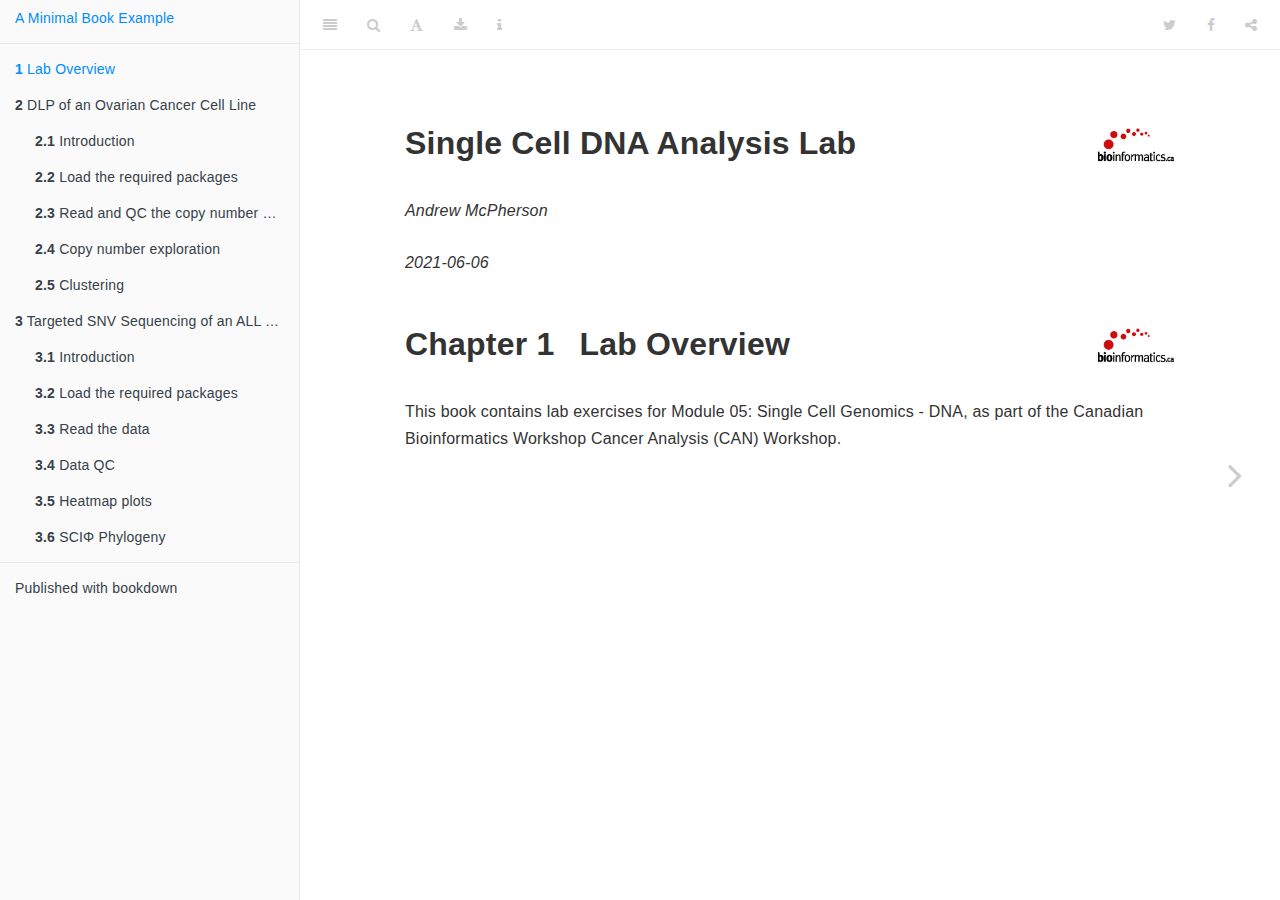
<file: book/_book/index.html>
<!DOCTYPE html>
<html lang="" xml:lang="">
<head>

  <meta charset="utf-8" />
  <meta http-equiv="X-UA-Compatible" content="IE=edge" />
  <title>Single Cell DNA Analysis Lab</title>
  <meta name="description" content="This is the lab practical for a module on single cell DNA analysis for the CBW Cancer Analysis Workshop" />
  <meta name="generator" content="bookdown 0.22 and GitBook 2.6.7" />

  <meta property="og:title" content="Single Cell DNA Analysis Lab" />
  <meta property="og:type" content="book" />
  
  
  <meta property="og:description" content="This is the lab practical for a module on single cell DNA analysis for the CBW Cancer Analysis Workshop" />
  

  <meta name="twitter:card" content="summary" />
  <meta name="twitter:title" content="Single Cell DNA Analysis Lab" />
  
  <meta name="twitter:description" content="This is the lab practical for a module on single cell DNA analysis for the CBW Cancer Analysis Workshop" />
  

<meta name="author" content="Andrew McPherson" />


<meta name="date" content="2021-06-06" />

  <meta name="viewport" content="width=device-width, initial-scale=1" />
  <meta name="apple-mobile-web-app-capable" content="yes" />
  <meta name="apple-mobile-web-app-status-bar-style" content="black" />
  
  

<link rel="next" href="dlp-of-an-ovarian-cancer-cell-line.html"/>
<script src="libs/jquery-2.2.3/jquery.min.js"></script>
<link href="libs/gitbook-2.6.7/css/style.css" rel="stylesheet" />
<link href="libs/gitbook-2.6.7/css/plugin-table.css" rel="stylesheet" />
<link href="libs/gitbook-2.6.7/css/plugin-bookdown.css" rel="stylesheet" />
<link href="libs/gitbook-2.6.7/css/plugin-highlight.css" rel="stylesheet" />
<link href="libs/gitbook-2.6.7/css/plugin-search.css" rel="stylesheet" />
<link href="libs/gitbook-2.6.7/css/plugin-fontsettings.css" rel="stylesheet" />
<link href="libs/gitbook-2.6.7/css/plugin-clipboard.css" rel="stylesheet" />









<link href="libs/anchor-sections-1.0.1/anchor-sections.css" rel="stylesheet" />
<script src="libs/anchor-sections-1.0.1/anchor-sections.js"></script>


<style type="text/css">
a.sourceLine { display: inline-block; line-height: 1.25; }
a.sourceLine { pointer-events: none; color: inherit; text-decoration: inherit; }
a.sourceLine:empty { height: 1.2em; }
.sourceCode { overflow: visible; }
code.sourceCode { white-space: pre; position: relative; }
pre.sourceCode { margin: 0; }
@media screen {
div.sourceCode { overflow: auto; }
}
@media print {
code.sourceCode { white-space: pre-wrap; }
a.sourceLine { text-indent: -1em; padding-left: 1em; }
}
pre.numberSource a.sourceLine
  { position: relative; left: -4em; }
pre.numberSource a.sourceLine::before
  { content: attr(data-line-number);
    position: relative; left: -1em; text-align: right; vertical-align: baseline;
    border: none; pointer-events: all; display: inline-block;
    -webkit-touch-callout: none; -webkit-user-select: none;
    -khtml-user-select: none; -moz-user-select: none;
    -ms-user-select: none; user-select: none;
    padding: 0 4px; width: 4em;
    color: #aaaaaa;
  }
pre.numberSource { margin-left: 3em; border-left: 1px solid #aaaaaa;  padding-left: 4px; }
div.sourceCode
  {  }
@media screen {
a.sourceLine::before { text-decoration: underline; }
}
code span.al { color: #ff0000; font-weight: bold; } /* Alert */
code span.an { color: #60a0b0; font-weight: bold; font-style: italic; } /* Annotation */
code span.at { color: #7d9029; } /* Attribute */
code span.bn { color: #40a070; } /* BaseN */
code span.bu { } /* BuiltIn */
code span.cf { color: #007020; font-weight: bold; } /* ControlFlow */
code span.ch { color: #4070a0; } /* Char */
code span.cn { color: #880000; } /* Constant */
code span.co { color: #60a0b0; font-style: italic; } /* Comment */
code span.cv { color: #60a0b0; font-weight: bold; font-style: italic; } /* CommentVar */
code span.do { color: #ba2121; font-style: italic; } /* Documentation */
code span.dt { color: #902000; } /* DataType */
code span.dv { color: #40a070; } /* DecVal */
code span.er { color: #ff0000; font-weight: bold; } /* Error */
code span.ex { } /* Extension */
code span.fl { color: #40a070; } /* Float */
code span.fu { color: #06287e; } /* Function */
code span.im { } /* Import */
code span.in { color: #60a0b0; font-weight: bold; font-style: italic; } /* Information */
code span.kw { color: #007020; font-weight: bold; } /* Keyword */
code span.op { color: #666666; } /* Operator */
code span.ot { color: #007020; } /* Other */
code span.pp { color: #bc7a00; } /* Preprocessor */
code span.sc { color: #4070a0; } /* SpecialChar */
code span.ss { color: #bb6688; } /* SpecialString */
code span.st { color: #4070a0; } /* String */
code span.va { color: #19177c; } /* Variable */
code span.vs { color: #4070a0; } /* VerbatimString */
code span.wa { color: #60a0b0; font-weight: bold; font-style: italic; } /* Warning */
</style>


<link rel="stylesheet" href="style.css" type="text/css" />
</head>

<body>



  <div class="book without-animation with-summary font-size-2 font-family-1" data-basepath=".">

    <div class="book-summary">
      <nav role="navigation">

<ul class="summary">
<li><a href="./">A Minimal Book Example</a></li>

<li class="divider"></li>
<li class="chapter" data-level="1" data-path="index.html"><a href="index.html"><i class="fa fa-check"></i><b>1</b> Lab Overview</a></li>
<li class="chapter" data-level="2" data-path="dlp-of-an-ovarian-cancer-cell-line.html"><a href="dlp-of-an-ovarian-cancer-cell-line.html"><i class="fa fa-check"></i><b>2</b> DLP of an Ovarian Cancer Cell Line</a><ul>
<li class="chapter" data-level="2.1" data-path="dlp-of-an-ovarian-cancer-cell-line.html"><a href="dlp-of-an-ovarian-cancer-cell-line.html#introduction"><i class="fa fa-check"></i><b>2.1</b> Introduction</a></li>
<li class="chapter" data-level="2.2" data-path="dlp-of-an-ovarian-cancer-cell-line.html"><a href="dlp-of-an-ovarian-cancer-cell-line.html#load-the-required-packages"><i class="fa fa-check"></i><b>2.2</b> Load the required packages</a></li>
<li class="chapter" data-level="2.3" data-path="dlp-of-an-ovarian-cancer-cell-line.html"><a href="dlp-of-an-ovarian-cancer-cell-line.html#read-and-qc-the-copy-number-data"><i class="fa fa-check"></i><b>2.3</b> Read and QC the copy number data</a></li>
<li class="chapter" data-level="2.4" data-path="dlp-of-an-ovarian-cancer-cell-line.html"><a href="dlp-of-an-ovarian-cancer-cell-line.html#copy-number-exploration"><i class="fa fa-check"></i><b>2.4</b> Copy number exploration</a></li>
<li class="chapter" data-level="2.5" data-path="dlp-of-an-ovarian-cancer-cell-line.html"><a href="dlp-of-an-ovarian-cancer-cell-line.html#clustering"><i class="fa fa-check"></i><b>2.5</b> Clustering</a></li>
</ul></li>
<li class="chapter" data-level="3" data-path="targeted-snv-sequencing-of-an-all-sample.html"><a href="targeted-snv-sequencing-of-an-all-sample.html"><i class="fa fa-check"></i><b>3</b> Targeted SNV Sequencing of an ALL Sample</a><ul>
<li class="chapter" data-level="3.1" data-path="targeted-snv-sequencing-of-an-all-sample.html"><a href="targeted-snv-sequencing-of-an-all-sample.html#introduction-1"><i class="fa fa-check"></i><b>3.1</b> Introduction</a></li>
<li class="chapter" data-level="3.2" data-path="targeted-snv-sequencing-of-an-all-sample.html"><a href="targeted-snv-sequencing-of-an-all-sample.html#load-the-required-packages-1"><i class="fa fa-check"></i><b>3.2</b> Load the required packages</a></li>
<li class="chapter" data-level="3.3" data-path="targeted-snv-sequencing-of-an-all-sample.html"><a href="targeted-snv-sequencing-of-an-all-sample.html#read-the-data"><i class="fa fa-check"></i><b>3.3</b> Read the data</a></li>
<li class="chapter" data-level="3.4" data-path="targeted-snv-sequencing-of-an-all-sample.html"><a href="targeted-snv-sequencing-of-an-all-sample.html#data-qc"><i class="fa fa-check"></i><b>3.4</b> Data QC</a></li>
<li class="chapter" data-level="3.5" data-path="targeted-snv-sequencing-of-an-all-sample.html"><a href="targeted-snv-sequencing-of-an-all-sample.html#heatmap-plots"><i class="fa fa-check"></i><b>3.5</b> Heatmap plots</a></li>
<li class="chapter" data-level="3.6" data-path="targeted-snv-sequencing-of-an-all-sample.html"><a href="targeted-snv-sequencing-of-an-all-sample.html#sciφ-phylogeny"><i class="fa fa-check"></i><b>3.6</b> SCIΦ Phylogeny</a></li>
</ul></li>
<li class="divider"></li>
<li><a href="https://github.com/rstudio/bookdown" target="blank">Published with bookdown</a></li>

</ul>

      </nav>
    </div>

    <div class="book-body">
      <div class="body-inner">
        <div class="book-header" role="navigation">
          <h1>
            <i class="fa fa-circle-o-notch fa-spin"></i><a href="./">Single Cell DNA Analysis Lab</a>
          </h1>
        </div>

        <div class="page-wrapper" tabindex="-1" role="main">
          <div class="page-inner">

            <section class="normal" id="section-">
<div id="header">
<h1 class="title">Single Cell DNA Analysis Lab</h1>
<p class="author"><em>Andrew McPherson</em></p>
<p class="date" style="margin-top: 1.5em;"><em>2021-06-06</em></p>
</div>
<div id="lab-overview" class="section level1">
<h1><span class="header-section-number">Chapter 1</span> Lab Overview</h1>
<p>This book contains lab exercises for Module 05: Single Cell Genomics - DNA, as part of the Canadian Bioinformatics Workshop Cancer Analysis (CAN) Workshop.</p>

</div>
            </section>

          </div>
        </div>
      </div>

<a href="dlp-of-an-ovarian-cancer-cell-line.html" class="navigation navigation-next navigation-unique" aria-label="Next page"><i class="fa fa-angle-right"></i></a>
    </div>
  </div>
<script src="libs/gitbook-2.6.7/js/app.min.js"></script>
<script src="libs/gitbook-2.6.7/js/lunr.js"></script>
<script src="libs/gitbook-2.6.7/js/clipboard.min.js"></script>
<script src="libs/gitbook-2.6.7/js/plugin-search.js"></script>
<script src="libs/gitbook-2.6.7/js/plugin-sharing.js"></script>
<script src="libs/gitbook-2.6.7/js/plugin-fontsettings.js"></script>
<script src="libs/gitbook-2.6.7/js/plugin-bookdown.js"></script>
<script src="libs/gitbook-2.6.7/js/jquery.highlight.js"></script>
<script src="libs/gitbook-2.6.7/js/plugin-clipboard.js"></script>
<script>
gitbook.require(["gitbook"], function(gitbook) {
gitbook.start({
"sharing": {
"github": false,
"facebook": true,
"twitter": true,
"linkedin": false,
"weibo": false,
"instapaper": false,
"vk": false,
"whatsapp": false,
"all": ["facebook", "twitter", "linkedin", "weibo", "instapaper"]
},
"fontsettings": {
"theme": "white",
"family": "sans",
"size": 2
},
"edit": {
"link": null,
"text": null
},
"history": {
"link": null,
"text": null
},
"view": {
"link": null,
"text": null
},
"download": ["book.pdf", "book.epub"],
"toc": {
"collapse": "subsection"
}
});
});
</script>

</body>

</html>
</file>
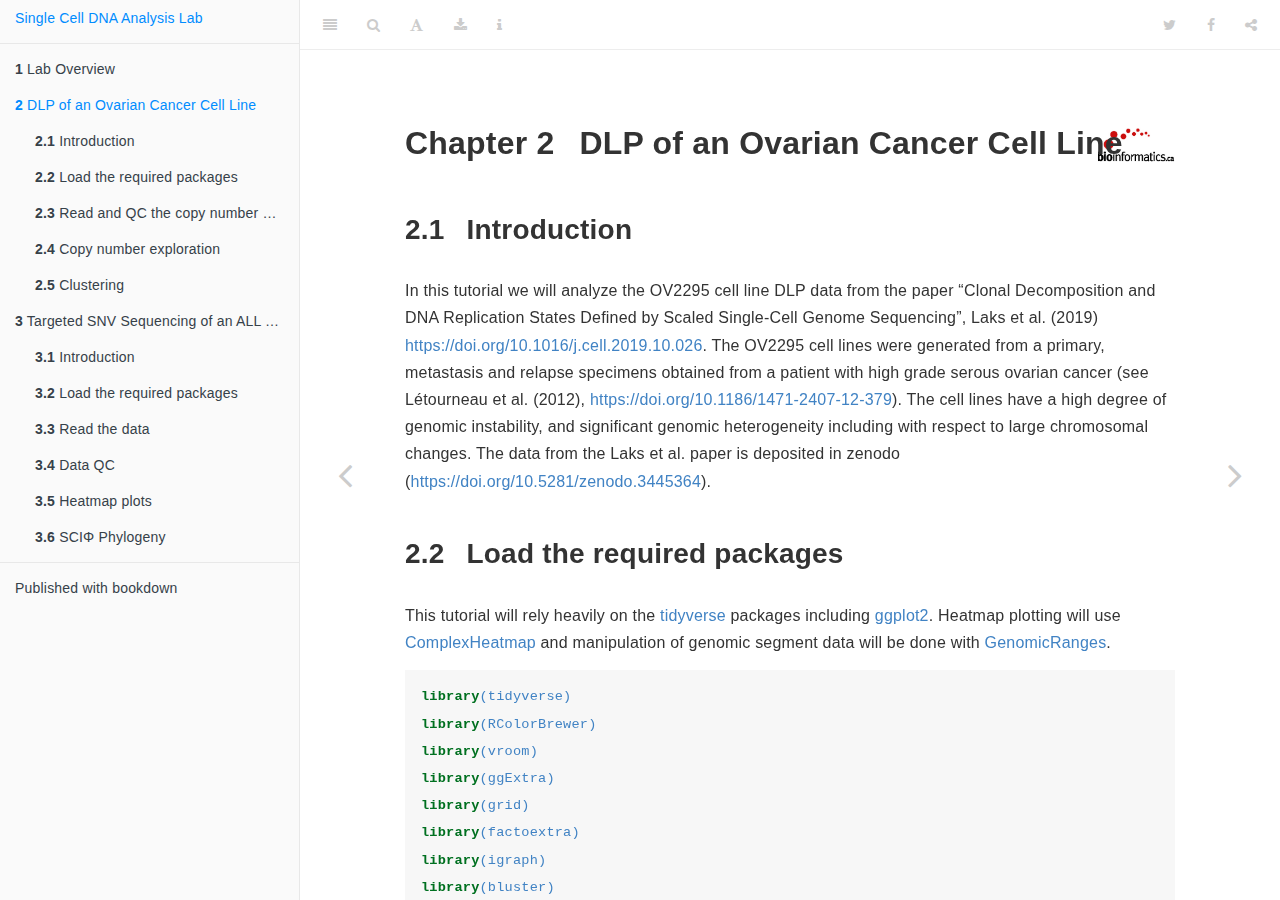
<file: docs/dlp-of-an-ovarian-cancer-cell-line.html>
<!DOCTYPE html>
<html lang="" xml:lang="">
<head>

  <meta charset="utf-8" />
  <meta http-equiv="X-UA-Compatible" content="IE=edge" />
  <title>Chapter 2 DLP of an Ovarian Cancer Cell Line | Single Cell DNA Analysis Lab</title>
  <meta name="description" content="This is the lab practical for a module on single cell DNA analysis for the CBW Cancer Analysis Workshop" />
  <meta name="generator" content="bookdown 0.22 and GitBook 2.6.7" />

  <meta property="og:title" content="Chapter 2 DLP of an Ovarian Cancer Cell Line | Single Cell DNA Analysis Lab" />
  <meta property="og:type" content="book" />
  
  
  <meta property="og:description" content="This is the lab practical for a module on single cell DNA analysis for the CBW Cancer Analysis Workshop" />
  

  <meta name="twitter:card" content="summary" />
  <meta name="twitter:title" content="Chapter 2 DLP of an Ovarian Cancer Cell Line | Single Cell DNA Analysis Lab" />
  
  <meta name="twitter:description" content="This is the lab practical for a module on single cell DNA analysis for the CBW Cancer Analysis Workshop" />
  

<meta name="author" content="Andrew McPherson" />


<meta name="date" content="2021-06-06" />

  <meta name="viewport" content="width=device-width, initial-scale=1" />
  <meta name="apple-mobile-web-app-capable" content="yes" />
  <meta name="apple-mobile-web-app-status-bar-style" content="black" />
  
  
<link rel="prev" href="index.html"/>
<link rel="next" href="targeted-snv-sequencing-of-an-all-sample.html"/>
<script src="libs/jquery-2.2.3/jquery.min.js"></script>
<link href="libs/gitbook-2.6.7/css/style.css" rel="stylesheet" />
<link href="libs/gitbook-2.6.7/css/plugin-table.css" rel="stylesheet" />
<link href="libs/gitbook-2.6.7/css/plugin-bookdown.css" rel="stylesheet" />
<link href="libs/gitbook-2.6.7/css/plugin-highlight.css" rel="stylesheet" />
<link href="libs/gitbook-2.6.7/css/plugin-search.css" rel="stylesheet" />
<link href="libs/gitbook-2.6.7/css/plugin-fontsettings.css" rel="stylesheet" />
<link href="libs/gitbook-2.6.7/css/plugin-clipboard.css" rel="stylesheet" />









<link href="libs/anchor-sections-1.0.1/anchor-sections.css" rel="stylesheet" />
<script src="libs/anchor-sections-1.0.1/anchor-sections.js"></script>


<style type="text/css">
a.sourceLine { display: inline-block; line-height: 1.25; }
a.sourceLine { pointer-events: none; color: inherit; text-decoration: inherit; }
a.sourceLine:empty { height: 1.2em; }
.sourceCode { overflow: visible; }
code.sourceCode { white-space: pre; position: relative; }
pre.sourceCode { margin: 0; }
@media screen {
div.sourceCode { overflow: auto; }
}
@media print {
code.sourceCode { white-space: pre-wrap; }
a.sourceLine { text-indent: -1em; padding-left: 1em; }
}
pre.numberSource a.sourceLine
  { position: relative; left: -4em; }
pre.numberSource a.sourceLine::before
  { content: attr(data-line-number);
    position: relative; left: -1em; text-align: right; vertical-align: baseline;
    border: none; pointer-events: all; display: inline-block;
    -webkit-touch-callout: none; -webkit-user-select: none;
    -khtml-user-select: none; -moz-user-select: none;
    -ms-user-select: none; user-select: none;
    padding: 0 4px; width: 4em;
    color: #aaaaaa;
  }
pre.numberSource { margin-left: 3em; border-left: 1px solid #aaaaaa;  padding-left: 4px; }
div.sourceCode
  {  }
@media screen {
a.sourceLine::before { text-decoration: underline; }
}
code span.al { color: #ff0000; font-weight: bold; } /* Alert */
code span.an { color: #60a0b0; font-weight: bold; font-style: italic; } /* Annotation */
code span.at { color: #7d9029; } /* Attribute */
code span.bn { color: #40a070; } /* BaseN */
code span.bu { } /* BuiltIn */
code span.cf { color: #007020; font-weight: bold; } /* ControlFlow */
code span.ch { color: #4070a0; } /* Char */
code span.cn { color: #880000; } /* Constant */
code span.co { color: #60a0b0; font-style: italic; } /* Comment */
code span.cv { color: #60a0b0; font-weight: bold; font-style: italic; } /* CommentVar */
code span.do { color: #ba2121; font-style: italic; } /* Documentation */
code span.dt { color: #902000; } /* DataType */
code span.dv { color: #40a070; } /* DecVal */
code span.er { color: #ff0000; font-weight: bold; } /* Error */
code span.ex { } /* Extension */
code span.fl { color: #40a070; } /* Float */
code span.fu { color: #06287e; } /* Function */
code span.im { } /* Import */
code span.in { color: #60a0b0; font-weight: bold; font-style: italic; } /* Information */
code span.kw { color: #007020; font-weight: bold; } /* Keyword */
code span.op { color: #666666; } /* Operator */
code span.ot { color: #007020; } /* Other */
code span.pp { color: #bc7a00; } /* Preprocessor */
code span.sc { color: #4070a0; } /* SpecialChar */
code span.ss { color: #bb6688; } /* SpecialString */
code span.st { color: #4070a0; } /* String */
code span.va { color: #19177c; } /* Variable */
code span.vs { color: #4070a0; } /* VerbatimString */
code span.wa { color: #60a0b0; font-weight: bold; font-style: italic; } /* Warning */
</style>


<link rel="stylesheet" href="style.css" type="text/css" />
</head>

<body>



  <div class="book without-animation with-summary font-size-2 font-family-1" data-basepath=".">

    <div class="book-summary">
      <nav role="navigation">

<ul class="summary">
<li><a href="./">Single Cell DNA Analysis Lab</a></li>

<li class="divider"></li>
<li class="chapter" data-level="1" data-path="index.html"><a href="index.html"><i class="fa fa-check"></i><b>1</b> Lab Overview</a></li>
<li class="chapter" data-level="2" data-path="dlp-of-an-ovarian-cancer-cell-line.html"><a href="dlp-of-an-ovarian-cancer-cell-line.html"><i class="fa fa-check"></i><b>2</b> DLP of an Ovarian Cancer Cell Line</a><ul>
<li class="chapter" data-level="2.1" data-path="dlp-of-an-ovarian-cancer-cell-line.html"><a href="dlp-of-an-ovarian-cancer-cell-line.html#introduction"><i class="fa fa-check"></i><b>2.1</b> Introduction</a></li>
<li class="chapter" data-level="2.2" data-path="dlp-of-an-ovarian-cancer-cell-line.html"><a href="dlp-of-an-ovarian-cancer-cell-line.html#load-the-required-packages"><i class="fa fa-check"></i><b>2.2</b> Load the required packages</a></li>
<li class="chapter" data-level="2.3" data-path="dlp-of-an-ovarian-cancer-cell-line.html"><a href="dlp-of-an-ovarian-cancer-cell-line.html#read-and-qc-the-copy-number-data"><i class="fa fa-check"></i><b>2.3</b> Read and QC the copy number data</a></li>
<li class="chapter" data-level="2.4" data-path="dlp-of-an-ovarian-cancer-cell-line.html"><a href="dlp-of-an-ovarian-cancer-cell-line.html#copy-number-exploration"><i class="fa fa-check"></i><b>2.4</b> Copy number exploration</a></li>
<li class="chapter" data-level="2.5" data-path="dlp-of-an-ovarian-cancer-cell-line.html"><a href="dlp-of-an-ovarian-cancer-cell-line.html#clustering"><i class="fa fa-check"></i><b>2.5</b> Clustering</a></li>
</ul></li>
<li class="chapter" data-level="3" data-path="targeted-snv-sequencing-of-an-all-sample.html"><a href="targeted-snv-sequencing-of-an-all-sample.html"><i class="fa fa-check"></i><b>3</b> Targeted SNV Sequencing of an ALL Sample</a><ul>
<li class="chapter" data-level="3.1" data-path="targeted-snv-sequencing-of-an-all-sample.html"><a href="targeted-snv-sequencing-of-an-all-sample.html#introduction-1"><i class="fa fa-check"></i><b>3.1</b> Introduction</a></li>
<li class="chapter" data-level="3.2" data-path="targeted-snv-sequencing-of-an-all-sample.html"><a href="targeted-snv-sequencing-of-an-all-sample.html#load-the-required-packages-1"><i class="fa fa-check"></i><b>3.2</b> Load the required packages</a></li>
<li class="chapter" data-level="3.3" data-path="targeted-snv-sequencing-of-an-all-sample.html"><a href="targeted-snv-sequencing-of-an-all-sample.html#read-the-data"><i class="fa fa-check"></i><b>3.3</b> Read the data</a></li>
<li class="chapter" data-level="3.4" data-path="targeted-snv-sequencing-of-an-all-sample.html"><a href="targeted-snv-sequencing-of-an-all-sample.html#data-qc"><i class="fa fa-check"></i><b>3.4</b> Data QC</a></li>
<li class="chapter" data-level="3.5" data-path="targeted-snv-sequencing-of-an-all-sample.html"><a href="targeted-snv-sequencing-of-an-all-sample.html#heatmap-plots"><i class="fa fa-check"></i><b>3.5</b> Heatmap plots</a></li>
<li class="chapter" data-level="3.6" data-path="targeted-snv-sequencing-of-an-all-sample.html"><a href="targeted-snv-sequencing-of-an-all-sample.html#sciφ-phylogeny"><i class="fa fa-check"></i><b>3.6</b> SCIΦ Phylogeny</a></li>
</ul></li>
<li class="divider"></li>
<li><a href="https://github.com/rstudio/bookdown" target="blank">Published with bookdown</a></li>

</ul>

      </nav>
    </div>

    <div class="book-body">
      <div class="body-inner">
        <div class="book-header" role="navigation">
          <h1>
            <i class="fa fa-circle-o-notch fa-spin"></i><a href="./">Single Cell DNA Analysis Lab</a>
          </h1>
        </div>

        <div class="page-wrapper" tabindex="-1" role="main">
          <div class="page-inner">

            <section class="normal" id="section-">
<div id="dlp-of-an-ovarian-cancer-cell-line" class="section level1">
<h1><span class="header-section-number">Chapter 2</span> DLP of an Ovarian Cancer Cell Line</h1>
<div id="introduction" class="section level2">
<h2><span class="header-section-number">2.1</span> Introduction</h2>
<p>In this tutorial we will analyze the OV2295 cell line DLP data from the paper “Clonal Decomposition and DNA Replication States Defined by Scaled Single-Cell Genome Sequencing”, Laks et al. (2019) <a href="https://doi.org/10.1016/j.cell.2019.10.026" class="uri">https://doi.org/10.1016/j.cell.2019.10.026</a>. The OV2295 cell lines were generated from a primary, metastasis and relapse specimens obtained from a patient with high grade serous ovarian cancer (see Létourneau et al. (2012), <a href="https://doi.org/10.1186/1471-2407-12-379" class="uri">https://doi.org/10.1186/1471-2407-12-379</a>). The cell lines have a high degree of genomic instability, and significant genomic heterogeneity including with respect to large chromosomal changes. The data from the Laks et al. paper is deposited in zenodo (<a href="https://doi.org/10.5281/zenodo.3445364" class="uri">https://doi.org/10.5281/zenodo.3445364</a>).</p>
</div>
<div id="load-the-required-packages" class="section level2">
<h2><span class="header-section-number">2.2</span> Load the required packages</h2>
<p>This tutorial will rely heavily on the <a href="https://www.tidyverse.org/">tidyverse</a> packages including <a href="https://ggplot2.tidyverse.org/">ggplot2</a>. Heatmap plotting will use <a href="https://jokergoo.github.io/ComplexHeatmap-reference/book/">ComplexHeatmap</a> and manipulation of genomic segment data will be done with <a href="https://bioconductor.org/packages/release/bioc/vignettes/GenomicRanges/inst/doc/GenomicRangesIntroduction.html">GenomicRanges</a>.</p>
<div class="sourceCode" id="cb1"><pre class="sourceCode r"><code class="sourceCode r"><a class="sourceLine" id="cb1-1" data-line-number="1"><span class="kw">library</span>(tidyverse)</a>
<a class="sourceLine" id="cb1-2" data-line-number="2"><span class="kw">library</span>(RColorBrewer)</a>
<a class="sourceLine" id="cb1-3" data-line-number="3"><span class="kw">library</span>(vroom)</a>
<a class="sourceLine" id="cb1-4" data-line-number="4"><span class="kw">library</span>(ggExtra)</a>
<a class="sourceLine" id="cb1-5" data-line-number="5"><span class="kw">library</span>(grid)</a>
<a class="sourceLine" id="cb1-6" data-line-number="6"><span class="kw">library</span>(factoextra)</a>
<a class="sourceLine" id="cb1-7" data-line-number="7"><span class="kw">library</span>(igraph)</a>
<a class="sourceLine" id="cb1-8" data-line-number="8"><span class="kw">library</span>(bluster)</a>
<a class="sourceLine" id="cb1-9" data-line-number="9"><span class="kw">library</span>(ggbeeswarm)</a>
<a class="sourceLine" id="cb1-10" data-line-number="10"><span class="kw">library</span>(umap)</a>
<a class="sourceLine" id="cb1-11" data-line-number="11"><span class="kw">library</span>(cluster)</a>
<a class="sourceLine" id="cb1-12" data-line-number="12"><span class="kw">library</span>(Homo.sapiens)</a>
<a class="sourceLine" id="cb1-13" data-line-number="13"><span class="kw">library</span>(ggpubr)</a></code></pre></div>
</div>
<div id="read-and-qc-the-copy-number-data" class="section level2">
<h2><span class="header-section-number">2.3</span> Read and QC the copy number data</h2>
<p>This data is available from zenodo and can be downloaded with:
<code>wget &quot;https://zenodo.org/record/3445364/files/ov2295_cell_cn.csv.gz&quot;</code>
<code>wget &quot;https://zenodo.org/record/3445364/files/ov2295_cell_metrics.csv.gz&quot;</code></p>
<p>The data was analyzed using the DLP single_cell_pipeline: <a href="https://github.com/shahcompbio/single_cell_pipeline" class="uri">https://github.com/shahcompbio/single_cell_pipeline</a>.</p>
<p>We will first read the metrics data, assess the quality of the cells and filter where necessary. The metrics file provided by the many columns but we will focus on quality and total_reads for filtering. Quality is calculated using a classifier trained on manually curated cell quality calls and uses many of the other metrics as features.</p>
<div class="sourceCode" id="cb2"><pre class="sourceCode r"><code class="sourceCode r"><a class="sourceLine" id="cb2-1" data-line-number="1">metrics &lt;-<span class="st"> </span><span class="kw">vroom</span>(<span class="st">&quot;ov2295_cell_metrics.csv.gz&quot;</span>)</a>
<a class="sourceLine" id="cb2-2" data-line-number="2">metrics <span class="op">%&gt;%</span><span class="st"> </span><span class="kw">head</span>()</a></code></pre></div>
<pre><code>## # A tibble: 6 x 55
##   cell_id      unpaired_mapped_r… paired_mapped_rea… unpaired_duplicat… paired_duplicate_… unmapped_reads percent_duplicate…
##   &lt;chr&gt;                     &lt;dbl&gt;              &lt;dbl&gt;              &lt;dbl&gt;              &lt;dbl&gt;          &lt;dbl&gt;              &lt;dbl&gt;
## 1 SA922-A9055…              70068            2462814              19418             711792         352397             0.290 
## 2 SA922-A9055…              49767            2723310              19848             701345         588432             0.261 
## 3 SA922-A9055…               1113               5605                198                 70        1261949             0.0281
## 4 SA922-A9055…             113421            5554326              44742            1636879         905778             0.297 
## 5 SA922-A9055…               1054              20043                 25                608         567186             0.0319
## 6 SA922-A9055…               1545              30598                171               1752        1469497             0.0605
## # … with 48 more variables: estimated_library_size &lt;dbl&gt;, total_reads &lt;dbl&gt;, total_mapped_reads &lt;dbl&gt;,
## #   total_duplicate_reads &lt;dbl&gt;, total_properly_paired &lt;dbl&gt;, coverage_breadth &lt;dbl&gt;, coverage_depth &lt;dbl&gt;,
## #   median_insert_size &lt;dbl&gt;, mean_insert_size &lt;dbl&gt;, standard_deviation_insert_size &lt;dbl&gt;, index_sequence &lt;chr&gt;,
## #   column &lt;dbl&gt;, img_col &lt;dbl&gt;, index_i5 &lt;chr&gt;, sample_type &lt;chr&gt;, primer_i7 &lt;chr&gt;, experimental_condition &lt;chr&gt;,
## #   index_i7 &lt;chr&gt;, cell_call &lt;chr&gt;, sample_id &lt;chr&gt;, primer_i5 &lt;chr&gt;, row &lt;dbl&gt;, library_id &lt;chr&gt;, index &lt;dbl&gt;,
## #   multiplier &lt;dbl&gt;, MSRSI_non_integerness &lt;dbl&gt;, MBRSI_dispersion_non_integerness &lt;dbl&gt;, MBRSM_dispersion &lt;dbl&gt;,
## #   autocorrelation_hmmcopy &lt;dbl&gt;, cv_hmmcopy &lt;dbl&gt;, empty_bins_hmmcopy &lt;dbl&gt;, mad_hmmcopy &lt;dbl&gt;,
## #   mean_hmmcopy_reads_per_bin &lt;dbl&gt;, median_hmmcopy_reads_per_bin &lt;dbl&gt;, std_hmmcopy_reads_per_bin &lt;dbl&gt;,
## #   total_mapped_reads_hmmcopy &lt;dbl&gt;, total_halfiness &lt;dbl&gt;, scaled_halfiness &lt;dbl&gt;, mean_state_mads &lt;dbl&gt;,
## #   mean_state_vars &lt;dbl&gt;, mad_neutral_state &lt;dbl&gt;, breakpoints &lt;dbl&gt;, mean_copy &lt;dbl&gt;, state_mode &lt;dbl&gt;,
## #   log_likelihood &lt;dbl&gt;, true_multiplier &lt;dbl&gt;, quality &lt;dbl&gt;, order &lt;dbl&gt;</code></pre>
<p>Plot a scatterplot of quality by total reads with marginals on the axes. The cloud of cells with significant read count and quality less than 0.75 are cells for which we cannot effectively predict copy number. These cells could either be cycling, or for which the genomic DNA degraded significantly prior to sequencing, or for which tagmentation failed.</p>
<p>The plots in this notebook will be using ggplot extensively. I recommend the r4ds tutorials (<a href="https://r4ds.had.co.nz/data-visualisation.html" class="uri">https://r4ds.had.co.nz/data-visualisation.html</a>) and the ggplot cheat sheet (<a href="https://github.com/rstudio/cheatsheets/blob/master/data-visualization-2.1.pdf" class="uri">https://github.com/rstudio/cheatsheets/blob/master/data-visualization-2.1.pdf</a>) for further reference.</p>
<div class="sourceCode" id="cb4"><pre class="sourceCode r"><code class="sourceCode r"><a class="sourceLine" id="cb4-1" data-line-number="1">p &lt;-<span class="st"> </span>metrics <span class="op">%&gt;%</span></a>
<a class="sourceLine" id="cb4-2" data-line-number="2"><span class="st">  </span><span class="kw">ggplot</span>(<span class="dt">mapping =</span> <span class="kw">aes</span>(<span class="dt">x=</span>quality, <span class="dt">y=</span>total_reads)) <span class="op">+</span><span class="st"> </span></a>
<a class="sourceLine" id="cb4-3" data-line-number="3"><span class="st">  </span><span class="kw">geom_point</span>() <span class="op">+</span></a>
<a class="sourceLine" id="cb4-4" data-line-number="4"><span class="st">  </span><span class="kw">theme</span>(<span class="dt">legend.position =</span> <span class="st">&quot;left&quot;</span>)</a>
<a class="sourceLine" id="cb4-5" data-line-number="5"><span class="kw">ggMarginal</span>(p, <span class="dt">type=</span><span class="st">&quot;histogram&quot;</span>)</a></code></pre></div>
<p><img src="book_files/figure-html/unnamed-chunk-3-1.png" width="672" /></p>
<p>Filter reads based on a quality threshold of 0.85 and a total read count threshold of 500k reads. Also filter control cells based on the experimental_condition and sample_id columns.</p>
<div class="sourceCode" id="cb5"><pre class="sourceCode r"><code class="sourceCode r"><a class="sourceLine" id="cb5-1" data-line-number="1">metrics &lt;-<span class="st"> </span>metrics <span class="op">%&gt;%</span><span class="st"> </span><span class="kw">filter</span>(</a>
<a class="sourceLine" id="cb5-2" data-line-number="2">  quality <span class="op">&gt;=</span><span class="st"> </span><span class="fl">0.85</span>,</a>
<a class="sourceLine" id="cb5-3" data-line-number="3">  total_reads <span class="op">&gt;</span><span class="st"> </span><span class="dv">500000</span>,</a>
<a class="sourceLine" id="cb5-4" data-line-number="4">  <span class="op">!</span>(experimental_condition <span class="op">%in%</span><span class="st"> </span><span class="kw">c</span>(<span class="st">&quot;GM&quot;</span>, <span class="st">&quot;gDNA&quot;</span>)),</a>
<a class="sourceLine" id="cb5-5" data-line-number="5">  sample_id <span class="op">%in%</span><span class="st"> </span><span class="kw">c</span>(<span class="st">&quot;SA1090&quot;</span>, <span class="st">&quot;SA921&quot;</span>, <span class="st">&quot;SA922&quot;</span>))</a></code></pre></div>
<p>Read in the copy number data. Using vroom::vroom will significantly speed up data loading and using factors for chr and cell_id and ignoring irrelevant columns will reduce the memory footprint.</p>
<div class="sourceCode" id="cb6"><pre class="sourceCode r"><code class="sourceCode r"><a class="sourceLine" id="cb6-1" data-line-number="1">cn &lt;-<span class="st"> </span><span class="kw">vroom</span>(</a>
<a class="sourceLine" id="cb6-2" data-line-number="2">  <span class="st">&#39;ov2295_cell_cn.csv.gz&#39;</span>,</a>
<a class="sourceLine" id="cb6-3" data-line-number="3">  <span class="dt">col_types =</span> <span class="kw">cols</span>(</a>
<a class="sourceLine" id="cb6-4" data-line-number="4">    <span class="dt">chr =</span> <span class="kw">col_factor</span>(<span class="ot">NULL</span>),</a>
<a class="sourceLine" id="cb6-5" data-line-number="5">    <span class="dt">cell_id =</span> <span class="kw">col_factor</span>(<span class="ot">NULL</span>)</a>
<a class="sourceLine" id="cb6-6" data-line-number="6">  ),</a>
<a class="sourceLine" id="cb6-7" data-line-number="7">  <span class="dt">col_select =</span> <span class="kw">c</span>(</a>
<a class="sourceLine" id="cb6-8" data-line-number="8">    chr,</a>
<a class="sourceLine" id="cb6-9" data-line-number="9">    start,</a>
<a class="sourceLine" id="cb6-10" data-line-number="10">    end,</a>
<a class="sourceLine" id="cb6-11" data-line-number="11">    reads,</a>
<a class="sourceLine" id="cb6-12" data-line-number="12">    copy,</a>
<a class="sourceLine" id="cb6-13" data-line-number="13">    state,</a>
<a class="sourceLine" id="cb6-14" data-line-number="14">    cell_id</a>
<a class="sourceLine" id="cb6-15" data-line-number="15">  )</a>
<a class="sourceLine" id="cb6-16" data-line-number="16">)</a></code></pre></div>
<p>Subset copy number data by the filtered cell ids in the metrics table.</p>
<div class="sourceCode" id="cb7"><pre class="sourceCode r"><code class="sourceCode r"><a class="sourceLine" id="cb7-1" data-line-number="1">cn &lt;-<span class="st"> </span>cn <span class="op">%&gt;%</span><span class="st"> </span><span class="kw">inner_join</span>(metrics[, <span class="kw">c</span>(<span class="st">&quot;cell_id&quot;</span>, <span class="st">&quot;sample_id&quot;</span>)], <span class="dt">by =</span> <span class="st">&quot;cell_id&quot;</span>)</a>
<a class="sourceLine" id="cb7-2" data-line-number="2">cn <span class="op">%&gt;%</span><span class="st"> </span><span class="kw">head</span>()</a></code></pre></div>
<pre><code>## # A tibble: 6 x 8
##   chr     start     end reads  copy state cell_id               sample_id
##   &lt;fct&gt;   &lt;dbl&gt;   &lt;dbl&gt; &lt;dbl&gt; &lt;dbl&gt; &lt;dbl&gt; &lt;chr&gt;                 &lt;chr&gt;    
## 1 1           1  500000    22 NA        5 SA922-A90554B-R28-C09 SA922    
## 2 1      500001 1000000   609 NA        5 SA922-A90554B-R28-C09 SA922    
## 3 1     1000001 1500000   752  4.57     5 SA922-A90554B-R28-C09 SA922    
## 4 1     1500001 2000000   672  3.47     5 SA922-A90554B-R28-C09 SA922    
## 5 1     2000001 2500000   931  5.57     5 SA922-A90554B-R28-C09 SA922    
## 6 1     2500001 3000000   794 NA        5 SA922-A90554B-R28-C09 SA922</code></pre>
</div>
<div id="copy-number-exploration" class="section level2">
<h2><span class="header-section-number">2.4</span> Copy number exploration</h2>
<p>We will plot cells using a scatter plot of normalized binned read count data. The data has been processed through HMMCopy analysis as part of the DLP single cell pipeline. The state column contains the prediction of integer copy number state for each cell. The copy column is raw read count normalized for ploidy, gc, and mappability. We will plot copy on the y axis and color by state, and wrap the plotting code in a function for use below.</p>
<div class="sourceCode" id="cb9"><pre class="sourceCode r"><code class="sourceCode r"><a class="sourceLine" id="cb9-1" data-line-number="1">plot_profile &lt;-<span class="st"> </span><span class="cf">function</span>(cn) {</a>
<a class="sourceLine" id="cb9-2" data-line-number="2">  cn.colors &lt;-<span class="st"> </span><span class="kw">c</span>(<span class="kw">rev</span>(<span class="kw">brewer.pal</span>(<span class="dt">n =</span> <span class="dv">3</span>, <span class="st">&quot;Blues&quot;</span>))[<span class="dv">1</span><span class="op">:</span><span class="dv">2</span>], <span class="st">&quot;#CCCCCC&quot;</span>, <span class="kw">tail</span>(<span class="kw">brewer.pal</span>(<span class="dt">n =</span> <span class="dv">8</span>, <span class="st">&quot;OrRd&quot;</span>), <span class="dv">6</span>))</a>
<a class="sourceLine" id="cb9-3" data-line-number="3">  cn.colors &lt;-<span class="st"> </span><span class="kw">c</span>(cn.colors, cn.colors[<span class="kw">c</span>(<span class="dv">9</span>, <span class="dv">9</span>, <span class="dv">9</span>, <span class="dv">9</span>)])</a>
<a class="sourceLine" id="cb9-4" data-line-number="4">  <span class="kw">names</span>(cn.colors) &lt;-<span class="st"> </span><span class="dv">0</span><span class="op">:</span><span class="dv">12</span></a>
<a class="sourceLine" id="cb9-5" data-line-number="5"></a>
<a class="sourceLine" id="cb9-6" data-line-number="6">  cn <span class="op">%&gt;%</span></a>
<a class="sourceLine" id="cb9-7" data-line-number="7"><span class="st">    </span><span class="kw">mutate</span>(<span class="dt">cn_state =</span> <span class="kw">factor</span>(state, <span class="kw">names</span>(cn.colors))) <span class="op">%&gt;%</span></a>
<a class="sourceLine" id="cb9-8" data-line-number="8"><span class="st">    </span><span class="kw">mutate</span>(<span class="dt">chr =</span> <span class="kw">factor</span>(chr, <span class="dt">levels =</span> <span class="kw">c</span>(<span class="dv">1</span><span class="op">:</span><span class="dv">22</span>, <span class="st">&quot;X&quot;</span>, <span class="st">&quot;Y&quot;</span>))) <span class="op">%&gt;%</span></a>
<a class="sourceLine" id="cb9-9" data-line-number="9"><span class="st">    </span><span class="kw">ggplot</span>() <span class="op">+</span></a>
<a class="sourceLine" id="cb9-10" data-line-number="10"><span class="st">      </span><span class="kw">geom_point</span>(<span class="dt">mapping =</span> <span class="kw">aes</span>(<span class="dt">x =</span> start, <span class="dt">y =</span> copy, <span class="dt">colour =</span> cn_state), <span class="dt">size =</span> <span class="fl">0.5</span>) <span class="op">+</span></a>
<a class="sourceLine" id="cb9-11" data-line-number="11"><span class="st">      </span><span class="kw">facet_grid</span>(<span class="op">~</span>chr, <span class="dt">scales =</span> <span class="st">&quot;free_x&quot;</span>, <span class="dt">space=</span><span class="st">&quot;free_x&quot;</span>, <span class="dt">switch =</span> <span class="st">&quot;x&quot;</span>) <span class="op">+</span></a>
<a class="sourceLine" id="cb9-12" data-line-number="12"><span class="st">      </span><span class="kw">theme</span>(<span class="dt">panel.spacing =</span> <span class="kw">unit</span>(<span class="fl">0.05</span>, <span class="st">&quot;cm&quot;</span>)) <span class="op">+</span></a>
<a class="sourceLine" id="cb9-13" data-line-number="13"><span class="st">      </span><span class="kw">scale_x_continuous</span>(<span class="dt">breaks =</span> <span class="kw">c</span>()) <span class="op">+</span></a>
<a class="sourceLine" id="cb9-14" data-line-number="14"><span class="st">      </span><span class="kw">scale_color_manual</span>(<span class="dt">values =</span> cn.colors, <span class="dt">labels =</span> <span class="kw">names</span>(cn.colors), <span class="dt">drop =</span> <span class="ot">FALSE</span>) <span class="op">+</span></a>
<a class="sourceLine" id="cb9-15" data-line-number="15"><span class="st">      </span><span class="kw">scale_y_continuous</span>(<span class="dt">breaks =</span> <span class="kw">seq</span>(<span class="dv">0</span>, <span class="dv">8</span>, <span class="dt">by =</span> <span class="dv">1</span>), <span class="dt">limit =</span> <span class="kw">c</span>(<span class="dv">0</span>, <span class="dv">8</span>)) <span class="op">+</span></a>
<a class="sourceLine" id="cb9-16" data-line-number="16"><span class="st">      </span><span class="kw">xlab</span>(<span class="st">&#39;chromosome&#39;</span>)</a>
<a class="sourceLine" id="cb9-17" data-line-number="17">}</a>
<a class="sourceLine" id="cb9-18" data-line-number="18"></a>
<a class="sourceLine" id="cb9-19" data-line-number="19">plot_cell &lt;-<span class="st"> </span><span class="cf">function</span>(cn, plot_cell_id) {</a>
<a class="sourceLine" id="cb9-20" data-line-number="20">  <span class="kw">filter</span>(cn, cell_id <span class="op">==</span><span class="st"> </span>plot_cell_id) <span class="op">%&gt;%</span><span class="st"> </span><span class="kw">plot_profile</span>()</a>
<a class="sourceLine" id="cb9-21" data-line-number="21">}</a></code></pre></div>
<p>The first cell we will plot is a near diploid cell with some amplified regions and many LOH regions including chromosome 17. The chromosome 17 LOH overlaps with a deliterious TP53 mutation, as is typical of high grade serous ovarian cancers.</p>
<div class="sourceCode" id="cb10"><pre class="sourceCode r"><code class="sourceCode r"><a class="sourceLine" id="cb10-1" data-line-number="1"><span class="kw">plot_cell</span>(cn, <span class="st">&quot;SA1090-A96213A-R30-C61&quot;</span>)</a></code></pre></div>
<pre><code>## Warning: Removed 740 rows containing missing values (geom_point).</code></pre>
<p><img src="book_files/figure-html/unnamed-chunk-8-1.png" width="672" />
A second cell from the same cell line appears to be baseline tetraploid. Many of the amplified or deleted regions overlap with those of the diploid baseline cell. Copy 3 regions on chromosome 2 and 15 support the tetraploid solution.</p>
<div class="sourceCode" id="cb12"><pre class="sourceCode r"><code class="sourceCode r"><a class="sourceLine" id="cb12-1" data-line-number="1"><span class="kw">plot_cell</span>(cn, <span class="st">&quot;SA1090-A96213A-R28-C68&quot;</span>)</a></code></pre></div>
<pre><code>## Warning: Removed 762 rows containing missing values (geom_point).</code></pre>
<p><img src="book_files/figure-html/unnamed-chunk-9-1.png" width="672" /></p>
<p>It will be useful to plot all cells together in a heatmap for a high level look at the heterogeneity. Here we rely on the very useful <a href="https://jokergoo.github.io/ComplexHeatmap-reference/book/">ComplexHeatmap package</a>. The plot takes a GenomicRanges object with columns as cells and rows as regions. A nice tutorial on GenomicRanges can be found <a href="https://bioconductor.github.io/BiocWorkshops/solving-common-bioinformatic-challenges-using-genomicranges.html">here</a>. The plot will use hierarchical clustering to order the cells and provide a summary of the similarity between groups of cells.</p>
<div class="sourceCode" id="cb14"><pre class="sourceCode r"><code class="sourceCode r"><a class="sourceLine" id="cb14-1" data-line-number="1">plot_heatmap &lt;-<span class="st"> </span><span class="cf">function</span>(gr, <span class="dt">dist_method =</span> <span class="st">&quot;euclidean&quot;</span>){</a>
<a class="sourceLine" id="cb14-2" data-line-number="2">  <span class="co">#&#39; plot a heatmap with chromosome boundaries</span></a>
<a class="sourceLine" id="cb14-3" data-line-number="3">  <span class="co">#&#39; the order of the rows can be customized here</span></a>
<a class="sourceLine" id="cb14-4" data-line-number="4">  <span class="co">#&#39; its a simple distance based clustering</span></a>
<a class="sourceLine" id="cb14-5" data-line-number="5">  <span class="co">#&#39;</span></a>
<a class="sourceLine" id="cb14-6" data-line-number="6">  <span class="co">#&#39; Adapted from code published by Velazquez-Villarreal et al. (2020):</span></a>
<a class="sourceLine" id="cb14-7" data-line-number="7">  <span class="co">#&#39; https://www.nature.com/articles/s42003-020-1044-8</span></a>
<a class="sourceLine" id="cb14-8" data-line-number="8">  <span class="co">#&#39;</span></a>
<a class="sourceLine" id="cb14-9" data-line-number="9">  <span class="co">#&#39; Uses the very useful ComplexHeatmap package:</span></a>
<a class="sourceLine" id="cb14-10" data-line-number="10">  <span class="co">#&#39; https://jokergoo.github.io/ComplexHeatmap-reference/book/</span></a>
<a class="sourceLine" id="cb14-11" data-line-number="11">  </a>
<a class="sourceLine" id="cb14-12" data-line-number="12">  gr &lt;-<span class="st"> </span>GenomeInfoDb<span class="op">::</span><span class="kw">sortSeqlevels</span>(gr)</a>
<a class="sourceLine" id="cb14-13" data-line-number="13">  gr &lt;-<span class="st"> </span><span class="kw">sort</span>(gr)</a>
<a class="sourceLine" id="cb14-14" data-line-number="14"></a>
<a class="sourceLine" id="cb14-15" data-line-number="15">  mat &lt;-<span class="st"> </span><span class="kw">as.matrix</span>(GenomicRanges<span class="op">::</span><span class="kw">mcols</span>(gr))</a>
<a class="sourceLine" id="cb14-16" data-line-number="16">  mat &lt;-<span class="st"> </span><span class="kw">t</span>(mat)</a>
<a class="sourceLine" id="cb14-17" data-line-number="17">  hr &lt;-<span class="st"> </span><span class="kw">hclust</span>(<span class="kw">get_dist</span>(mat, <span class="dt">method =</span> dist_method), <span class="dt">method =</span> <span class="st">&quot;average&quot;</span>)</a>
<a class="sourceLine" id="cb14-18" data-line-number="18">  hr =<span class="st"> </span><span class="kw">as.dendrogram</span>(hr)</a>
<a class="sourceLine" id="cb14-19" data-line-number="19">  </a>
<a class="sourceLine" id="cb14-20" data-line-number="20">  <span class="co"># chromosome boundaries and midpoints for annotation</span></a>
<a class="sourceLine" id="cb14-21" data-line-number="21">  chr_ids =<span class="st"> </span>GenomicRanges<span class="op">::</span><span class="kw">seqnames</span>(gr)<span class="op">@</span>values</a>
<a class="sourceLine" id="cb14-22" data-line-number="22">  chr_lengths =<span class="st"> </span>GenomicRanges<span class="op">::</span><span class="kw">seqnames</span>(gr)<span class="op">@</span>lengths</a>
<a class="sourceLine" id="cb14-23" data-line-number="23">  chr_props =<span class="st"> </span>chr_lengths <span class="op">/</span><span class="st"> </span><span class="kw">length</span>(gr)</a>
<a class="sourceLine" id="cb14-24" data-line-number="24">  mids =<span class="st"> </span><span class="kw">cumsum</span>(chr_props) <span class="op">-</span><span class="st"> </span>(chr_props <span class="op">/</span><span class="st"> </span><span class="dv">2</span>)</a>
<a class="sourceLine" id="cb14-25" data-line-number="25">  boundaries =<span class="st"> </span><span class="kw">cumsum</span>(chr_props)</a>
<a class="sourceLine" id="cb14-26" data-line-number="26">  boundaries =<span class="st"> </span>boundaries[<span class="dv">1</span><span class="op">:</span><span class="kw">length</span>(boundaries)<span class="op">-</span><span class="dv">1</span>]</a>
<a class="sourceLine" id="cb14-27" data-line-number="27">  abline_x =<span class="st"> </span><span class="kw">rep</span>(boundaries, <span class="dt">each=</span><span class="dv">2</span>)</a>
<a class="sourceLine" id="cb14-28" data-line-number="28">  abline_y &lt;-<span class="st"> </span><span class="kw">rep</span>(<span class="kw">c</span>(<span class="dv">0</span>,<span class="dv">1</span>), <span class="dt">times=</span><span class="kw">length</span>(boundaries))</a>
<a class="sourceLine" id="cb14-29" data-line-number="29">  abline_ids &lt;-<span class="st"> </span><span class="kw">rep</span>(<span class="dv">1</span><span class="op">:</span><span class="kw">length</span>(boundaries),<span class="dt">each=</span><span class="dv">2</span>)</a>
<a class="sourceLine" id="cb14-30" data-line-number="30"></a>
<a class="sourceLine" id="cb14-31" data-line-number="31">  <span class="co">#annotation to label chromosomes</span></a>
<a class="sourceLine" id="cb14-32" data-line-number="32">  ha_column =<span class="st"> </span>ComplexHeatmap<span class="op">::</span><span class="kw">HeatmapAnnotation</span>(<span class="dt">cn =</span> <span class="cf">function</span>(index) {</a>
<a class="sourceLine" id="cb14-33" data-line-number="33">    <span class="kw">grid.text</span>(chr_ids,<span class="dt">x=</span>mids,<span class="dt">y=</span><span class="dv">1</span>,<span class="dt">just =</span> <span class="kw">c</span>(<span class="st">&quot;center&quot;</span>, <span class="st">&quot;top&quot;</span>),<span class="dt">gp=</span><span class="kw">gpar</span>(<span class="dt">col=</span><span class="st">&quot;#202020&quot;</span>,<span class="dt">fontsize=</span><span class="dv">6</span>))</a>
<a class="sourceLine" id="cb14-34" data-line-number="34">  })</a>
<a class="sourceLine" id="cb14-35" data-line-number="35">  </a>
<a class="sourceLine" id="cb14-36" data-line-number="36">  <span class="co"># the main heatmap</span></a>
<a class="sourceLine" id="cb14-37" data-line-number="37">  cn.colors &lt;-<span class="st"> </span><span class="kw">c</span>(<span class="kw">rev</span>(<span class="kw">brewer.pal</span>(<span class="dt">n =</span> <span class="dv">3</span>, <span class="st">&quot;Blues&quot;</span>))[<span class="dv">1</span><span class="op">:</span><span class="dv">2</span>], <span class="st">&quot;#CCCCCC&quot;</span>, <span class="kw">tail</span>(<span class="kw">brewer.pal</span>(<span class="dt">n =</span> <span class="dv">8</span>, <span class="st">&quot;OrRd&quot;</span>), <span class="dv">6</span>))</a>
<a class="sourceLine" id="cb14-38" data-line-number="38">  cn.colors &lt;-<span class="st"> </span><span class="kw">c</span>(cn.colors, cn.colors[<span class="kw">c</span>(<span class="dv">9</span>, <span class="dv">9</span>, <span class="dv">9</span>, <span class="dv">9</span>)])</a>
<a class="sourceLine" id="cb14-39" data-line-number="39">  <span class="kw">names</span>(cn.colors) &lt;-<span class="st"> </span><span class="dv">0</span><span class="op">:</span><span class="dv">12</span></a>
<a class="sourceLine" id="cb14-40" data-line-number="40"></a>
<a class="sourceLine" id="cb14-41" data-line-number="41">  hm &lt;-<span class="st"> </span>ComplexHeatmap<span class="op">::</span><span class="kw">Heatmap</span>(</a>
<a class="sourceLine" id="cb14-42" data-line-number="42">    <span class="dt">matrix =</span> mat,</a>
<a class="sourceLine" id="cb14-43" data-line-number="43">    <span class="dt">name =</span> <span class="st">&quot;ploidy&quot;</span>,</a>
<a class="sourceLine" id="cb14-44" data-line-number="44">    <span class="dt">col =</span> cn.colors,</a>
<a class="sourceLine" id="cb14-45" data-line-number="45">    <span class="dt">cluster_rows =</span> hr,</a>
<a class="sourceLine" id="cb14-46" data-line-number="46">    <span class="dt">cluster_columns =</span> <span class="ot">FALSE</span>,</a>
<a class="sourceLine" id="cb14-47" data-line-number="47">    <span class="dt">show_row_names =</span> <span class="ot">FALSE</span>,</a>
<a class="sourceLine" id="cb14-48" data-line-number="48">    <span class="dt">bottom_annotation =</span> ha_column,</a>
<a class="sourceLine" id="cb14-49" data-line-number="49">    <span class="dt">column_title =</span> <span class="st">&quot;CNV heatmap&quot;</span>,</a>
<a class="sourceLine" id="cb14-50" data-line-number="50">    <span class="dt">use_raster =</span> <span class="ot">TRUE</span>,</a>
<a class="sourceLine" id="cb14-51" data-line-number="51">  )</a>
<a class="sourceLine" id="cb14-52" data-line-number="52">  </a>
<a class="sourceLine" id="cb14-53" data-line-number="53">  ComplexHeatmap<span class="op">::</span><span class="kw">draw</span>(hm, <span class="dt">row_dend_side =</span> <span class="st">&quot;left&quot;</span>)</a>
<a class="sourceLine" id="cb14-54" data-line-number="54"></a>
<a class="sourceLine" id="cb14-55" data-line-number="55">  ComplexHeatmap<span class="op">::</span><span class="kw">decorate_heatmap_body</span>(<span class="st">&quot;ploidy&quot;</span>, {</a>
<a class="sourceLine" id="cb14-56" data-line-number="56">    <span class="kw">grid.polyline</span>(</a>
<a class="sourceLine" id="cb14-57" data-line-number="57">      <span class="dt">x =</span> abline_x,</a>
<a class="sourceLine" id="cb14-58" data-line-number="58">      <span class="dt">y =</span> abline_y,</a>
<a class="sourceLine" id="cb14-59" data-line-number="59">      <span class="dt">id =</span> abline_ids,</a>
<a class="sourceLine" id="cb14-60" data-line-number="60">      <span class="dt">gp =</span> <span class="kw">gpar</span>(<span class="dt">lty =</span> <span class="dv">1</span>, <span class="dt">lwd =</span> <span class="dv">1</span>))</a>
<a class="sourceLine" id="cb14-61" data-line-number="61">  })</a>
<a class="sourceLine" id="cb14-62" data-line-number="62">}</a></code></pre></div>
<p>Plotting SA1090 (the primary sample), we can see that there are two major groups, a baseline diploid and a baseline tetraploid group. Both groups harbour additional heterogeneity. Looking closely, it appears that many of the patterns that distinguish populations within the diploid group are also found in the tetraploid group.</p>
<div class="sourceCode" id="cb15"><pre class="sourceCode r"><code class="sourceCode r"><a class="sourceLine" id="cb15-1" data-line-number="1">gr &lt;-<span class="st"> </span>cn <span class="op">%&gt;%</span></a>
<a class="sourceLine" id="cb15-2" data-line-number="2"><span class="st">  </span><span class="kw">filter</span>(sample_id <span class="op">==</span><span class="st"> &quot;SA1090&quot;</span>) <span class="op">%&gt;%</span></a>
<a class="sourceLine" id="cb15-3" data-line-number="3"><span class="st">  </span>dplyr<span class="op">::</span><span class="kw">select</span>(chr, start, end, state, cell_id) <span class="op">%&gt;%</span></a>
<a class="sourceLine" id="cb15-4" data-line-number="4"><span class="st">  </span><span class="kw">pivot_wider</span>(<span class="dt">names_from =</span> cell_id, <span class="dt">values_from =</span> state) <span class="op">%&gt;%</span></a>
<a class="sourceLine" id="cb15-5" data-line-number="5"><span class="st">  </span>GenomicRanges<span class="op">::</span><span class="kw">makeGRangesFromDataFrame</span>(<span class="dt">keep.extra.columns=</span><span class="ot">TRUE</span>,<span class="dt">ignore.strand=</span><span class="ot">TRUE</span>)</a>
<a class="sourceLine" id="cb15-6" data-line-number="6"></a>
<a class="sourceLine" id="cb15-7" data-line-number="7"><span class="kw">plot_heatmap</span>(gr)</a></code></pre></div>
<p><img src="book_files/figure-html/unnamed-chunk-11-1.png" width="672" /></p>
<p>The default distance method for generating the hierarchical clustering was eucldean, which will naturally result in large distances between diploid and tetraploid cells. Alternative distance methods can be specified, see the get_dist function from <a href="https://www.rdocumentation.org/packages/factoextra/versions/1.0.7/topics/dist">factoextras</a>. If we use pearson correlation as the distance method, we see significant mixing of the diploid and tetraploid populations indicating that tetraploidization is occuring independently and sporadically throughout the population.</p>
<div class="sourceCode" id="cb16"><pre class="sourceCode r"><code class="sourceCode r"><a class="sourceLine" id="cb16-1" data-line-number="1"><span class="kw">plot_heatmap</span>(gr, <span class="dt">dist_method =</span> <span class="st">&quot;pearson&quot;</span>)</a></code></pre></div>
<p><img src="book_files/figure-html/unnamed-chunk-12-1.png" width="672" /></p>
<p>If we plot total_reads by mean_copy (average ploidy) there appears to be a relationship, likely due to the fact that tetraploid cells will have twice the DNA available and take up more sequencing realestate. Classifying diploid and tetraploid, the difference in mean total_reads is highly significant, further evidence the tetraploid cells are truly tetraploid. Some cells classified as diploid may in fact be tetraploid with a perfect doubling of all chromosomes though this would be difficult to determine without orthogonal experiments. Note that we havent ruled out doublets with certainty.</p>
<div class="sourceCode" id="cb17"><pre class="sourceCode r"><code class="sourceCode r"><a class="sourceLine" id="cb17-1" data-line-number="1">metrics <span class="op">%&gt;%</span></a>
<a class="sourceLine" id="cb17-2" data-line-number="2"><span class="st">  </span><span class="kw">filter</span>(sample_id <span class="op">==</span><span class="st"> &quot;SA1090&quot;</span>) <span class="op">%&gt;%</span></a>
<a class="sourceLine" id="cb17-3" data-line-number="3"><span class="st">    </span><span class="kw">ggplot</span>(<span class="kw">aes</span>(<span class="dt">x=</span>mean_copy, <span class="dt">y=</span>total_reads)) <span class="op">+</span><span class="st"> </span><span class="kw">geom_point</span>() <span class="op">+</span></a>
<a class="sourceLine" id="cb17-4" data-line-number="4"><span class="st">    </span><span class="kw">geom_smooth</span>(<span class="dt">method=</span><span class="st">&#39;lm&#39;</span>, <span class="dt">formula=</span> y<span class="op">~</span>x)</a></code></pre></div>
<p><img src="book_files/figure-html/unnamed-chunk-13-1.png" width="672" /></p>
<div class="sourceCode" id="cb18"><pre class="sourceCode r"><code class="sourceCode r"><a class="sourceLine" id="cb18-1" data-line-number="1">metrics <span class="op">%&gt;%</span></a>
<a class="sourceLine" id="cb18-2" data-line-number="2"><span class="st">  </span><span class="kw">filter</span>(sample_id <span class="op">==</span><span class="st"> &quot;SA1090&quot;</span>) <span class="op">%&gt;%</span></a>
<a class="sourceLine" id="cb18-3" data-line-number="3"><span class="st">  </span><span class="kw">mutate</span>(<span class="dt">is_polyploid =</span> mean_copy <span class="op">&gt;</span><span class="st"> </span><span class="fl">2.5</span>) <span class="op">%&gt;%</span></a>
<a class="sourceLine" id="cb18-4" data-line-number="4"><span class="st">    </span><span class="kw">ggplot</span>(<span class="kw">aes</span>(<span class="dt">x=</span>is_polyploid, <span class="dt">y=</span>total_reads)) <span class="op">+</span><span class="st"> </span><span class="kw">geom_boxplot</span>() <span class="op">+</span></a>
<a class="sourceLine" id="cb18-5" data-line-number="5"><span class="st">    </span><span class="kw">stat_compare_means</span>(<span class="dt">label.x =</span> <span class="fl">1.3</span>)</a></code></pre></div>
<p><img src="book_files/figure-html/unnamed-chunk-13-2.png" width="672" /></p>
</div>
<div id="clustering" class="section level2">
<h2><span class="header-section-number">2.5</span> Clustering</h2>
<p>In order to further understand the population structure we can cluster the cells by their copy number profiles. It is worth noting that for some datasets, clustering is inappropriate. If the population of cells is continuously evolving and accruing neutral copy number changes, the cells will lie on a continuum of copy number change. Any maximal set of related cells could be considered a ‘cluster’ if a copy number change exists specific to that set of cells. In such a case phylogenetic representation is more appropriate. However, in many real datasets sets of cells will cluster due to either selection having favoured the expansion of some cell populations and the extinction of others.</p>
<p>We will first cluster the cells using k-means. Independent segmentation of each cell using HMMCopy can produce small differences in segment boundaries that may affect clustering. We will thus cluster based on the raw copy number (‘copy’ column) instead of the HMMCopy state. Start by creating a matrix of raw copy number values, filtering bins with NaNs in any cell and scaling the data to allow clustering of cells with dissimilar ploidy.</p>
<div class="sourceCode" id="cb19"><pre class="sourceCode r"><code class="sourceCode r"><a class="sourceLine" id="cb19-1" data-line-number="1">gr &lt;-<span class="st"> </span>cn <span class="op">%&gt;%</span></a>
<a class="sourceLine" id="cb19-2" data-line-number="2"><span class="st">  </span>dplyr<span class="op">::</span><span class="kw">select</span>(chr, start, end, copy, cell_id) <span class="op">%&gt;%</span></a>
<a class="sourceLine" id="cb19-3" data-line-number="3"><span class="st">  </span><span class="kw">pivot_wider</span>(<span class="dt">names_from =</span> cell_id, <span class="dt">values_from =</span> copy) <span class="op">%&gt;%</span></a>
<a class="sourceLine" id="cb19-4" data-line-number="4"><span class="st">  </span>GenomicRanges<span class="op">::</span><span class="kw">makeGRangesFromDataFrame</span>(<span class="dt">keep.extra.columns=</span><span class="ot">TRUE</span>,<span class="dt">ignore.strand=</span><span class="ot">TRUE</span>)</a>
<a class="sourceLine" id="cb19-5" data-line-number="5"></a>
<a class="sourceLine" id="cb19-6" data-line-number="6"><span class="co"># Remove bins with any nan across any cell</span></a>
<a class="sourceLine" id="cb19-7" data-line-number="7">gr &lt;-<span class="st"> </span>gr[<span class="kw">complete.cases</span>(GenomicRanges<span class="op">::</span><span class="kw">mcols</span>(gr))]</a>
<a class="sourceLine" id="cb19-8" data-line-number="8"></a>
<a class="sourceLine" id="cb19-9" data-line-number="9"><span class="co"># Create matrix, remove bins that are nan across any cells</span></a>
<a class="sourceLine" id="cb19-10" data-line-number="10">mat &lt;-<span class="st"> </span><span class="kw">as.matrix</span>(GenomicRanges<span class="op">::</span><span class="kw">mcols</span>(gr))</a>
<a class="sourceLine" id="cb19-11" data-line-number="11"></a>
<a class="sourceLine" id="cb19-12" data-line-number="12"><span class="co"># Optionally normalize the copy number, this will group cells regardless of ploidy</span></a>
<a class="sourceLine" id="cb19-13" data-line-number="13">mat &lt;-<span class="st"> </span><span class="kw">scale</span>(mat)</a>
<a class="sourceLine" id="cb19-14" data-line-number="14"></a>
<a class="sourceLine" id="cb19-15" data-line-number="15">mat &lt;-<span class="st"> </span><span class="kw">t</span>(mat)</a></code></pre></div>
<p>We will then use PCA to transform the data to a reduced dimensionality representation. In bin level copy number data, many of the bins will be highly correlated especially with neighboring bins subject to the same copy number change. PCA will effectively compress multiple correlated bins into a single dimension. Working with the top PCA components will be desirable because it decreases the computational burden of downstream computation (ie clustering) and reduces noise by averaging across multiple bins. PCA can be run using the <code>prcomp</code> function:</p>
<div class="sourceCode" id="cb20"><pre class="sourceCode r"><code class="sourceCode r"><a class="sourceLine" id="cb20-1" data-line-number="1">mat.pca &lt;-<span class="st"> </span><span class="kw">prcomp</span>(mat)</a></code></pre></div>
<p>It can be informative to plot the PCA loadings of the top components. The loadings for a given component represent how much each bin contributes to that component. Large positive or negative values indicate a strong positive or negative correlation of the bin with the component respectively. Values close to 0 indicate the bin is uncorrelated with the component. The PCA loading plot can be helpful in identifying problematic noisy bins. These bins will show up as isolated spikes in the PCA loading plot. The first PCA plotted below looks unproblematic. Try setting the value of a bin to 1000 for a subset of cells and redoing the PCA to see the effect.</p>
<div class="sourceCode" id="cb21"><pre class="sourceCode r"><code class="sourceCode r"><a class="sourceLine" id="cb21-1" data-line-number="1">pc =<span class="st"> &quot;PC1&quot;</span></a>
<a class="sourceLine" id="cb21-2" data-line-number="2"></a>
<a class="sourceLine" id="cb21-3" data-line-number="3">gr.pca &lt;-<span class="st"> </span><span class="kw">granges</span>(gr)</a>
<a class="sourceLine" id="cb21-4" data-line-number="4">GenomicRanges<span class="op">::</span><span class="kw">mcols</span>(gr.pca) &lt;-<span class="st"> </span><span class="kw">list</span>(<span class="dt">PC=</span>mat.pca<span class="op">$</span>rotation[, pc])</a>
<a class="sourceLine" id="cb21-5" data-line-number="5"></a>
<a class="sourceLine" id="cb21-6" data-line-number="6">GenomicRanges<span class="op">::</span><span class="kw">as.data.frame</span>(gr.pca) <span class="op">%&gt;%</span></a>
<a class="sourceLine" id="cb21-7" data-line-number="7"><span class="st">  </span><span class="kw">tibble</span>() <span class="op">%&gt;%</span></a>
<a class="sourceLine" id="cb21-8" data-line-number="8"><span class="st">  </span>dplyr<span class="op">::</span><span class="kw">rename</span>(<span class="dt">chr=</span>seqnames) <span class="op">%&gt;%</span></a>
<a class="sourceLine" id="cb21-9" data-line-number="9"><span class="st">    </span><span class="kw">ggplot</span>() <span class="op">+</span></a>
<a class="sourceLine" id="cb21-10" data-line-number="10"><span class="st">    </span><span class="kw">geom_point</span>(<span class="dt">mapping =</span> <span class="kw">aes</span>(<span class="dt">x =</span> start, <span class="dt">y =</span> PC), <span class="dt">size =</span> <span class="fl">0.5</span>) <span class="op">+</span></a>
<a class="sourceLine" id="cb21-11" data-line-number="11"><span class="st">    </span><span class="kw">facet_grid</span>(<span class="op">~</span>chr, <span class="dt">scales =</span> <span class="st">&quot;free_x&quot;</span>, <span class="dt">space=</span><span class="st">&quot;free_x&quot;</span>, <span class="dt">switch =</span> <span class="st">&quot;x&quot;</span>) <span class="op">+</span></a>
<a class="sourceLine" id="cb21-12" data-line-number="12"><span class="st">    </span><span class="kw">theme</span>(<span class="dt">panel.spacing =</span> <span class="kw">unit</span>(<span class="fl">0.05</span>, <span class="st">&quot;cm&quot;</span>)) <span class="op">+</span></a>
<a class="sourceLine" id="cb21-13" data-line-number="13"><span class="st">    </span><span class="kw">scale_x_continuous</span>(<span class="dt">breaks =</span> <span class="kw">c</span>()) <span class="op">+</span></a>
<a class="sourceLine" id="cb21-14" data-line-number="14"><span class="st">    </span><span class="kw">xlab</span>(<span class="st">&#39;chromosome&#39;</span>)</a></code></pre></div>
<p><img src="book_files/figure-html/unnamed-chunk-16-1.png" width="672" /></p>
<p>Now run k-means on the first 50 PCs. Use 12 cluster centers and 100 restarts and set a seed for consistency.</p>
<div class="sourceCode" id="cb22"><pre class="sourceCode r"><code class="sourceCode r"><a class="sourceLine" id="cb22-1" data-line-number="1"><span class="kw">set.seed</span>(<span class="dv">42</span>)</a>
<a class="sourceLine" id="cb22-2" data-line-number="2">clust.kmeans &lt;-<span class="st"> </span><span class="kw">kmeans</span>(mat.pca<span class="op">$</span>x[, <span class="dv">1</span><span class="op">:</span><span class="dv">50</span>], <span class="dt">centers=</span><span class="dv">12</span>, <span class="dt">nstart=</span><span class="dv">100</span>)</a>
<a class="sourceLine" id="cb22-3" data-line-number="3">clust &lt;-<span class="st"> </span>clust.kmeans<span class="op">$</span>cluster</a></code></pre></div>
<p>UMAP is a non-linear dimensionality reduction technique favoured for its ability to preserve much of the structure of the data in a 2-D plot. We can use UMAP to visualize the clustering.</p>
<div class="sourceCode" id="cb23"><pre class="sourceCode r"><code class="sourceCode r"><a class="sourceLine" id="cb23-1" data-line-number="1">mat.umap &lt;-<span class="st"> </span><span class="kw">umap</span>(mat)</a>
<a class="sourceLine" id="cb23-2" data-line-number="2">mat.umap.tbl &lt;-<span class="st"> </span><span class="kw">tibble</span>(<span class="dt">x=</span>mat.umap<span class="op">$</span>layout[,<span class="dv">1</span>], <span class="dt">y=</span>mat.umap<span class="op">$</span>layout[,<span class="dv">2</span>], <span class="dt">cluster=</span><span class="kw">factor</span>(clust))</a>
<a class="sourceLine" id="cb23-3" data-line-number="3"><span class="kw">ggplot</span>(mat.umap.tbl) <span class="op">+</span><span class="st"> </span><span class="kw">geom_point</span>(<span class="kw">aes</span>(<span class="dt">x=</span>x, <span class="dt">y=</span>y, <span class="dt">color=</span>cluster))</a></code></pre></div>
<p><img src="book_files/figure-html/unnamed-chunk-18-1.png" width="672" /></p>
<p>We can also assess the clustering using the silhouette method. Briefly, the <a href="https://en.wikipedia.org/wiki/Silhouette_(clustering)">silhouette width statistic</a> is calculated based on the mean distance of a datapoint to every other datapoint in the same cluster, and the mean distance to datapoints in the next closest cluster. A silhouette width less than 0 could indicate the cell may be better assigned to a different cluster, the cell is an outlier, or the data are not spherically distributed around cluster centers.</p>
<div class="sourceCode" id="cb24"><pre class="sourceCode r"><code class="sourceCode r"><a class="sourceLine" id="cb24-1" data-line-number="1">sil.approx &lt;-<span class="st"> </span><span class="kw">approxSilhouette</span>(mat, <span class="dt">clusters=</span>clust)</a>
<a class="sourceLine" id="cb24-2" data-line-number="2"></a>
<a class="sourceLine" id="cb24-3" data-line-number="3">sil.data &lt;-<span class="st"> </span><span class="kw">as.data.frame</span>(sil.approx)</a>
<a class="sourceLine" id="cb24-4" data-line-number="4">sil.data<span class="op">$</span>closest &lt;-<span class="st"> </span><span class="kw">factor</span>(<span class="kw">ifelse</span>(sil.data<span class="op">$</span>width <span class="op">&gt;</span><span class="st"> </span><span class="dv">0</span>, clust, sil.data<span class="op">$</span>other))</a>
<a class="sourceLine" id="cb24-5" data-line-number="5">sil.data<span class="op">$</span>cluster &lt;-<span class="st"> </span><span class="kw">factor</span>(clust)</a>
<a class="sourceLine" id="cb24-6" data-line-number="6"></a>
<a class="sourceLine" id="cb24-7" data-line-number="7"><span class="kw">ggplot</span>(sil.data, <span class="kw">aes</span>(<span class="dt">x=</span>cluster, <span class="dt">y=</span>width, <span class="dt">colour=</span>closest)) <span class="op">+</span><span class="st"> </span></a>
<a class="sourceLine" id="cb24-8" data-line-number="8"><span class="st">    </span>ggbeeswarm<span class="op">::</span><span class="kw">geom_quasirandom</span>(<span class="dt">method=</span><span class="st">&quot;smiley&quot;</span>)</a></code></pre></div>
<p><img src="book_files/figure-html/unnamed-chunk-19-1.png" width="672" /></p>
<p>We used k=12 cluster centers somewhat arbitrarily. Many strategies exist for selecting an appropriate value for k. For instance, we could use the gap statistic to select an optimal k as shown below. The optimal number of clusters suggested by this method may be less than expected reflecting the issues with clustering, especially k-means clustering, on this type of data. Generally speaking, differences between sub-populations will vary widely in scale with some populations well separated by large copy number changes and other derivative populations differing only by a few changes.</p>
<div class="sourceCode" id="cb25"><pre class="sourceCode r"><code class="sourceCode r"><a class="sourceLine" id="cb25-1" data-line-number="1">gaps &lt;-<span class="st"> </span><span class="kw">clusGap</span>(mat.pca<span class="op">$</span>x[, <span class="dv">1</span><span class="op">:</span><span class="dv">50</span>], kmeans, <span class="dt">K.max=</span><span class="dv">30</span>, <span class="dt">B=</span><span class="dv">100</span>)</a></code></pre></div>
<pre><code>## Clustering k = 1,2,..., K.max (= 30): .. done
## Bootstrapping, b = 1,2,..., B (= 100)  [one &quot;.&quot; per sample]:
## .................................................. 50 
## .................................................. 100</code></pre>
<div class="sourceCode" id="cb27"><pre class="sourceCode r"><code class="sourceCode r"><a class="sourceLine" id="cb27-1" data-line-number="1">best.k &lt;-<span class="st"> </span><span class="kw">maxSE</span>(gaps<span class="op">$</span>Tab[,<span class="st">&quot;gap&quot;</span>], gaps<span class="op">$</span>Tab[,<span class="st">&quot;SE.sim&quot;</span>])</a>
<a class="sourceLine" id="cb27-2" data-line-number="2"></a>
<a class="sourceLine" id="cb27-3" data-line-number="3"><span class="kw">as_tibble</span>(gaps<span class="op">$</span>Tab) <span class="op">%&gt;%</span><span class="st"> </span><span class="kw">mutate</span>(<span class="dt">k=</span><span class="kw">factor</span>(<span class="dv">1</span><span class="op">:</span><span class="dv">30</span>)) <span class="op">%&gt;%</span></a>
<a class="sourceLine" id="cb27-4" data-line-number="4"><span class="st">  </span><span class="kw">ggplot</span>() <span class="op">+</span></a>
<a class="sourceLine" id="cb27-5" data-line-number="5"><span class="st">    </span><span class="kw">geom_point</span>(<span class="kw">aes</span>(<span class="dt">x=</span>k, <span class="dt">y=</span>gap)) <span class="op">+</span></a>
<a class="sourceLine" id="cb27-6" data-line-number="6"><span class="st">    </span><span class="kw">geom_vline</span>(<span class="dt">xintercept=</span>best.k, <span class="dt">col=</span><span class="st">&quot;red&quot;</span>, <span class="dt">lwd=</span><span class="fl">0.5</span>, <span class="dt">lty=</span><span class="dv">2</span>) <span class="op">+</span></a>
<a class="sourceLine" id="cb27-7" data-line-number="7"><span class="st">    </span><span class="kw">xlab</span>(<span class="st">&quot;Number of clusters&quot;</span>) <span class="op">+</span></a>
<a class="sourceLine" id="cb27-8" data-line-number="8"><span class="st">    </span><span class="kw">ylab</span>(<span class="st">&quot;Gap statistic&quot;</span>)</a></code></pre></div>
<p><img src="book_files/figure-html/unnamed-chunk-20-1.png" width="672" /></p>
<p>Alternative clustering approaches are possible, see <a href="https://bioconductor.org/books/release/OSCA/clustering.html">this excellent scRNA tutorial</a> for ideas. A graph based clustering approach such as that illustrated below could work better for clustering copy number data as graph based methods will not favour spherical clusters.</p>
<div class="sourceCode" id="cb28"><pre class="sourceCode r"><code class="sourceCode r"><a class="sourceLine" id="cb28-1" data-line-number="1"><span class="co"># graph based clustering</span></a>
<a class="sourceLine" id="cb28-2" data-line-number="2"><span class="kw">set.seed</span>(<span class="dv">42</span>)</a>
<a class="sourceLine" id="cb28-3" data-line-number="3">g &lt;-<span class="st"> </span><span class="kw">buildSNNGraph</span>(<span class="kw">t</span>(mat.pca<span class="op">$</span>x[, <span class="dv">1</span><span class="op">:</span><span class="dv">50</span>]), <span class="dt">k=</span><span class="dv">10</span>, <span class="dt">type=</span><span class="st">&quot;number&quot;</span>)</a>
<a class="sourceLine" id="cb28-4" data-line-number="4">clust &lt;-<span class="st"> </span>igraph<span class="op">::</span><span class="kw">cluster_walktrap</span>(g)<span class="op">$</span>membership</a>
<a class="sourceLine" id="cb28-5" data-line-number="5"><span class="kw">table</span>(clust)</a>
<a class="sourceLine" id="cb28-6" data-line-number="6"></a>
<a class="sourceLine" id="cb28-7" data-line-number="7"><span class="co"># umap plot</span></a>
<a class="sourceLine" id="cb28-8" data-line-number="8">mat.umap &lt;-<span class="st"> </span><span class="kw">umap</span>(mat)</a>
<a class="sourceLine" id="cb28-9" data-line-number="9">mat.umap.tbl &lt;-<span class="st"> </span><span class="kw">tibble</span>(<span class="dt">x=</span>mat.umap<span class="op">$</span>layout[,<span class="dv">1</span>], <span class="dt">y=</span>mat.umap<span class="op">$</span>layout[,<span class="dv">2</span>], <span class="dt">cluster=</span><span class="kw">factor</span>(clust))</a>
<a class="sourceLine" id="cb28-10" data-line-number="10"><span class="kw">ggplot</span>(mat.umap.tbl) <span class="op">+</span><span class="st"> </span><span class="kw">geom_point</span>(<span class="kw">aes</span>(<span class="dt">x=</span>x, <span class="dt">y=</span>y, <span class="dt">color=</span>cluster))</a>
<a class="sourceLine" id="cb28-11" data-line-number="11"></a>
<a class="sourceLine" id="cb28-12" data-line-number="12"><span class="co"># silhouette width evaluation</span></a>
<a class="sourceLine" id="cb28-13" data-line-number="13">sil.approx &lt;-<span class="st"> </span><span class="kw">approxSilhouette</span>(mat, <span class="dt">clusters=</span>clust)</a>
<a class="sourceLine" id="cb28-14" data-line-number="14">sil.data &lt;-<span class="st"> </span><span class="kw">as.data.frame</span>(sil.approx)</a>
<a class="sourceLine" id="cb28-15" data-line-number="15">sil.data<span class="op">$</span>closest &lt;-<span class="st"> </span><span class="kw">factor</span>(<span class="kw">ifelse</span>(sil.data<span class="op">$</span>width <span class="op">&gt;</span><span class="st"> </span><span class="dv">0</span>, clust, sil.data<span class="op">$</span>other))</a>
<a class="sourceLine" id="cb28-16" data-line-number="16">sil.data<span class="op">$</span>cluster &lt;-<span class="st"> </span><span class="kw">factor</span>(clust)</a>
<a class="sourceLine" id="cb28-17" data-line-number="17"><span class="kw">ggplot</span>(sil.data, <span class="kw">aes</span>(<span class="dt">x=</span>cluster, <span class="dt">y=</span>width, <span class="dt">colour=</span>closest)) <span class="op">+</span><span class="st"> </span></a>
<a class="sourceLine" id="cb28-18" data-line-number="18"><span class="st">    </span>ggbeeswarm<span class="op">::</span><span class="kw">geom_quasirandom</span>(<span class="dt">method=</span><span class="st">&quot;smiley&quot;</span>)</a></code></pre></div>
<p>In order to visualize the cluster copy number, lets modify our heatmap plotting function to take in a clustering, order the rows by each cell’s cluster label, and annotate the clusters on the left side of the heatmap.</p>
<div class="sourceCode" id="cb29"><pre class="sourceCode r"><code class="sourceCode r"><a class="sourceLine" id="cb29-1" data-line-number="1">plot_cluster_heatmap &lt;-<span class="st"> </span><span class="cf">function</span>(gr, clust){</a>
<a class="sourceLine" id="cb29-2" data-line-number="2">  <span class="co">#&#39; plot a heatmap with chromosome boundaries</span></a>
<a class="sourceLine" id="cb29-3" data-line-number="3">  <span class="co">#&#39; the order of the rows can be customized here</span></a>
<a class="sourceLine" id="cb29-4" data-line-number="4">  <span class="co">#&#39; its a simple distance based clustering</span></a>
<a class="sourceLine" id="cb29-5" data-line-number="5">  <span class="co">#&#39;</span></a>
<a class="sourceLine" id="cb29-6" data-line-number="6">  <span class="co">#&#39; Adapted from code published by Velazquez-Villarreal et al. (2020):</span></a>
<a class="sourceLine" id="cb29-7" data-line-number="7">  <span class="co">#&#39; https://www.nature.com/articles/s42003-020-1044-8</span></a>
<a class="sourceLine" id="cb29-8" data-line-number="8">  <span class="co">#&#39;</span></a>
<a class="sourceLine" id="cb29-9" data-line-number="9">  <span class="co">#&#39; Uses the very useful ComplexHeatmap package:</span></a>
<a class="sourceLine" id="cb29-10" data-line-number="10">  <span class="co">#&#39; https://jokergoo.github.io/ComplexHeatmap-reference/book/</span></a>
<a class="sourceLine" id="cb29-11" data-line-number="11">  </a>
<a class="sourceLine" id="cb29-12" data-line-number="12">  gr &lt;-<span class="st"> </span>GenomeInfoDb<span class="op">::</span><span class="kw">sortSeqlevels</span>(gr)</a>
<a class="sourceLine" id="cb29-13" data-line-number="13">  gr &lt;-<span class="st"> </span><span class="kw">sort</span>(gr)</a>
<a class="sourceLine" id="cb29-14" data-line-number="14"></a>
<a class="sourceLine" id="cb29-15" data-line-number="15">  sorted_clust =<span class="st"> </span><span class="kw">sort</span>(clust)</a>
<a class="sourceLine" id="cb29-16" data-line-number="16"></a>
<a class="sourceLine" id="cb29-17" data-line-number="17">  mat &lt;-<span class="st"> </span><span class="kw">as.matrix</span>(GenomicRanges<span class="op">::</span><span class="kw">mcols</span>(gr))</a>
<a class="sourceLine" id="cb29-18" data-line-number="18">  mat &lt;-<span class="st"> </span><span class="kw">t</span>(mat)</a>
<a class="sourceLine" id="cb29-19" data-line-number="19">  mat &lt;-<span class="st"> </span>mat[<span class="kw">names</span>(sorted_clust),]</a>
<a class="sourceLine" id="cb29-20" data-line-number="20">  </a>
<a class="sourceLine" id="cb29-21" data-line-number="21">  <span class="co"># chromosome boundaries and midpoints for annotation</span></a>
<a class="sourceLine" id="cb29-22" data-line-number="22">  chr_ids =<span class="st"> </span>GenomicRanges<span class="op">::</span><span class="kw">seqnames</span>(gr)<span class="op">@</span>values</a>
<a class="sourceLine" id="cb29-23" data-line-number="23">  chr_lengths =<span class="st"> </span>GenomicRanges<span class="op">::</span><span class="kw">seqnames</span>(gr)<span class="op">@</span>lengths</a>
<a class="sourceLine" id="cb29-24" data-line-number="24">  chr_props =<span class="st"> </span>chr_lengths <span class="op">/</span><span class="st"> </span><span class="kw">length</span>(gr)</a>
<a class="sourceLine" id="cb29-25" data-line-number="25">  mids =<span class="st"> </span><span class="kw">cumsum</span>(chr_props) <span class="op">-</span><span class="st"> </span>(chr_props <span class="op">/</span><span class="st"> </span><span class="dv">2</span>)</a>
<a class="sourceLine" id="cb29-26" data-line-number="26">  boundaries =<span class="st"> </span><span class="kw">cumsum</span>(chr_props)</a>
<a class="sourceLine" id="cb29-27" data-line-number="27">  boundaries =<span class="st"> </span>boundaries[<span class="dv">1</span><span class="op">:</span><span class="kw">length</span>(boundaries)<span class="op">-</span><span class="dv">1</span>]</a>
<a class="sourceLine" id="cb29-28" data-line-number="28">  abline_x =<span class="st"> </span><span class="kw">rep</span>(boundaries, <span class="dt">each=</span><span class="dv">2</span>)</a>
<a class="sourceLine" id="cb29-29" data-line-number="29">  abline_y &lt;-<span class="st"> </span><span class="kw">rep</span>(<span class="kw">c</span>(<span class="dv">0</span>,<span class="dv">1</span>), <span class="dt">times=</span><span class="kw">length</span>(boundaries))</a>
<a class="sourceLine" id="cb29-30" data-line-number="30">  abline_ids &lt;-<span class="st"> </span><span class="kw">rep</span>(<span class="dv">1</span><span class="op">:</span><span class="kw">length</span>(boundaries),<span class="dt">each=</span><span class="dv">2</span>)</a>
<a class="sourceLine" id="cb29-31" data-line-number="31"></a>
<a class="sourceLine" id="cb29-32" data-line-number="32">  <span class="co"># annotation to label chromosomes</span></a>
<a class="sourceLine" id="cb29-33" data-line-number="33">  ha_column =<span class="st"> </span>ComplexHeatmap<span class="op">::</span><span class="kw">HeatmapAnnotation</span>(<span class="dt">cn =</span> <span class="cf">function</span>(index) {</a>
<a class="sourceLine" id="cb29-34" data-line-number="34">    <span class="kw">grid.text</span>(chr_ids,<span class="dt">x=</span>mids,<span class="dt">y=</span><span class="dv">1</span>,<span class="dt">just =</span> <span class="kw">c</span>(<span class="st">&quot;center&quot;</span>, <span class="st">&quot;top&quot;</span>),<span class="dt">gp=</span><span class="kw">gpar</span>(<span class="dt">col=</span><span class="st">&quot;#202020&quot;</span>,<span class="dt">fontsize=</span><span class="dv">6</span>))</a>
<a class="sourceLine" id="cb29-35" data-line-number="35">  })</a>
<a class="sourceLine" id="cb29-36" data-line-number="36"></a>
<a class="sourceLine" id="cb29-37" data-line-number="37">  <span class="co"># cluster annotation</span></a>
<a class="sourceLine" id="cb29-38" data-line-number="38">  cluster_colors =<span class="st"> </span><span class="kw">rainbow</span>(<span class="kw">length</span>(<span class="kw">unique</span>(sorted_clust)))</a>
<a class="sourceLine" id="cb29-39" data-line-number="39">  <span class="kw">names</span>(cluster_colors) =<span class="st"> </span><span class="kw">unique</span>(sorted_clust)</a>
<a class="sourceLine" id="cb29-40" data-line-number="40">  ha_row =<span class="st"> </span>ComplexHeatmap<span class="op">::</span><span class="kw">rowAnnotation</span>(<span class="dt">cluster =</span> <span class="kw">factor</span>(sorted_clust), <span class="dt">col =</span> <span class="kw">list</span>(<span class="dt">cluster =</span> cluster_colors))</a>
<a class="sourceLine" id="cb29-41" data-line-number="41"></a>
<a class="sourceLine" id="cb29-42" data-line-number="42">  <span class="co"># the main heatmap</span></a>
<a class="sourceLine" id="cb29-43" data-line-number="43">  cn.colors &lt;-<span class="st"> </span><span class="kw">c</span>(<span class="kw">rev</span>(<span class="kw">brewer.pal</span>(<span class="dt">n =</span> <span class="dv">3</span>, <span class="st">&quot;Blues&quot;</span>))[<span class="dv">1</span><span class="op">:</span><span class="dv">2</span>], <span class="st">&quot;#CCCCCC&quot;</span>, <span class="kw">tail</span>(<span class="kw">brewer.pal</span>(<span class="dt">n =</span> <span class="dv">8</span>, <span class="st">&quot;OrRd&quot;</span>), <span class="dv">6</span>))</a>
<a class="sourceLine" id="cb29-44" data-line-number="44">  cn.colors &lt;-<span class="st"> </span><span class="kw">c</span>(cn.colors, cn.colors[<span class="kw">c</span>(<span class="dv">9</span>, <span class="dv">9</span>, <span class="dv">9</span>, <span class="dv">9</span>)])</a>
<a class="sourceLine" id="cb29-45" data-line-number="45">  <span class="kw">names</span>(cn.colors) &lt;-<span class="st"> </span><span class="dv">0</span><span class="op">:</span><span class="dv">12</span></a>
<a class="sourceLine" id="cb29-46" data-line-number="46"></a>
<a class="sourceLine" id="cb29-47" data-line-number="47">  hm =<span class="st"> </span>ComplexHeatmap<span class="op">::</span><span class="kw">Heatmap</span>(</a>
<a class="sourceLine" id="cb29-48" data-line-number="48">    <span class="dt">matrix =</span> mat,</a>
<a class="sourceLine" id="cb29-49" data-line-number="49">    <span class="dt">name =</span> <span class="st">&quot;ploidy&quot;</span>,</a>
<a class="sourceLine" id="cb29-50" data-line-number="50">    <span class="dt">col =</span> cn.colors,</a>
<a class="sourceLine" id="cb29-51" data-line-number="51">    <span class="dt">cluster_rows =</span> <span class="ot">FALSE</span>,</a>
<a class="sourceLine" id="cb29-52" data-line-number="52">    <span class="dt">cluster_columns =</span> <span class="ot">FALSE</span>,</a>
<a class="sourceLine" id="cb29-53" data-line-number="53">    <span class="dt">show_row_names =</span> <span class="ot">FALSE</span>,</a>
<a class="sourceLine" id="cb29-54" data-line-number="54">    <span class="dt">bottom_annotation =</span> ha_column,</a>
<a class="sourceLine" id="cb29-55" data-line-number="55">    <span class="dt">left_annotation =</span> ha_row,</a>
<a class="sourceLine" id="cb29-56" data-line-number="56">    <span class="dt">column_title =</span> <span class="st">&quot;CNV heatmap&quot;</span>,</a>
<a class="sourceLine" id="cb29-57" data-line-number="57">    <span class="dt">use_raster =</span> <span class="ot">TRUE</span>,</a>
<a class="sourceLine" id="cb29-58" data-line-number="58">  )</a>
<a class="sourceLine" id="cb29-59" data-line-number="59">  </a>
<a class="sourceLine" id="cb29-60" data-line-number="60">  ComplexHeatmap<span class="op">::</span><span class="kw">draw</span>(hm)</a>
<a class="sourceLine" id="cb29-61" data-line-number="61"></a>
<a class="sourceLine" id="cb29-62" data-line-number="62">  ComplexHeatmap<span class="op">::</span><span class="kw">decorate_heatmap_body</span>(<span class="st">&quot;ploidy&quot;</span>, {</a>
<a class="sourceLine" id="cb29-63" data-line-number="63">    <span class="kw">grid.polyline</span>(</a>
<a class="sourceLine" id="cb29-64" data-line-number="64">      <span class="dt">x =</span> abline_x,</a>
<a class="sourceLine" id="cb29-65" data-line-number="65">      <span class="dt">y =</span> abline_y,</a>
<a class="sourceLine" id="cb29-66" data-line-number="66">      <span class="dt">id =</span> abline_ids,</a>
<a class="sourceLine" id="cb29-67" data-line-number="67">      <span class="dt">gp =</span> <span class="kw">gpar</span>(<span class="dt">lty =</span> <span class="dv">1</span>, <span class="dt">lwd =</span> <span class="dv">1</span>))</a>
<a class="sourceLine" id="cb29-68" data-line-number="68">  })</a>
<a class="sourceLine" id="cb29-69" data-line-number="69">}</a></code></pre></div>
<div class="sourceCode" id="cb30"><pre class="sourceCode r"><code class="sourceCode r"><a class="sourceLine" id="cb30-1" data-line-number="1">gr &lt;-<span class="st"> </span>cn <span class="op">%&gt;%</span></a>
<a class="sourceLine" id="cb30-2" data-line-number="2"><span class="st">  </span>dplyr<span class="op">::</span><span class="kw">select</span>(chr, start, end, state, cell_id) <span class="op">%&gt;%</span></a>
<a class="sourceLine" id="cb30-3" data-line-number="3"><span class="st">  </span><span class="kw">pivot_wider</span>(<span class="dt">names_from =</span> cell_id, <span class="dt">values_from =</span> state) <span class="op">%&gt;%</span></a>
<a class="sourceLine" id="cb30-4" data-line-number="4"><span class="st">  </span>GenomicRanges<span class="op">::</span><span class="kw">makeGRangesFromDataFrame</span>(<span class="dt">keep.extra.columns=</span><span class="ot">TRUE</span>,<span class="dt">ignore.strand=</span><span class="ot">TRUE</span>)</a>
<a class="sourceLine" id="cb30-5" data-line-number="5"></a>
<a class="sourceLine" id="cb30-6" data-line-number="6"><span class="kw">plot_cluster_heatmap</span>(gr, clust)</a></code></pre></div>
<p><img src="book_files/figure-html/unnamed-chunk-23-1.png" width="672" /></p>
<p>We can also merge cell copy number data by cluster to show aggregate cluster level copy number.</p>
<div class="sourceCode" id="cb31"><pre class="sourceCode r"><code class="sourceCode r"><a class="sourceLine" id="cb31-1" data-line-number="1">clust.df &lt;-<span class="st"> </span><span class="kw">enframe</span>(clust.kmeans<span class="op">$</span>cluster) <span class="op">%&gt;%</span></a>
<a class="sourceLine" id="cb31-2" data-line-number="2"><span class="st">  </span>dplyr<span class="op">::</span><span class="kw">rename</span>(<span class="dt">cell_id =</span> name, <span class="dt">cluster =</span> value)</a>
<a class="sourceLine" id="cb31-3" data-line-number="3"></a>
<a class="sourceLine" id="cb31-4" data-line-number="4">clust.sizes &lt;-<span class="st"> </span><span class="kw">enframe</span>(<span class="kw">table</span>(clust.df<span class="op">$</span>cluster)) <span class="op">%&gt;%</span></a>
<a class="sourceLine" id="cb31-5" data-line-number="5"><span class="st">  </span>dplyr<span class="op">::</span><span class="kw">rename</span>(<span class="dt">cell_id =</span> name, <span class="dt">size =</span> value) <span class="op">%&gt;%</span></a>
<a class="sourceLine" id="cb31-6" data-line-number="6"><span class="st">  </span><span class="kw">filter</span>(size <span class="op">&gt;=</span><span class="st"> </span><span class="dv">10</span>)</a>
<a class="sourceLine" id="cb31-7" data-line-number="7"></a>
<a class="sourceLine" id="cb31-8" data-line-number="8">cn_clust &lt;-<span class="st"> </span>cn <span class="op">%&gt;%</span></a>
<a class="sourceLine" id="cb31-9" data-line-number="9"><span class="st">  </span><span class="kw">inner_join</span>(clust.df) <span class="op">%&gt;%</span></a>
<a class="sourceLine" id="cb31-10" data-line-number="10"><span class="st">  </span><span class="kw">group_by</span>(chr, start, end, cluster) <span class="op">%&gt;%</span></a>
<a class="sourceLine" id="cb31-11" data-line-number="11"><span class="st">  </span><span class="kw">summarize</span>(<span class="dt">copy =</span> <span class="kw">mean</span>(copy), <span class="dt">state =</span> <span class="kw">median</span>(state))</a></code></pre></div>
<pre><code>## Joining, by = &quot;cell_id&quot;</code></pre>
<pre><code>## `summarise()` has grouped output by &#39;chr&#39;, &#39;start&#39;, &#39;end&#39;. You can override using the `.groups` argument.</code></pre>
<div class="sourceCode" id="cb34"><pre class="sourceCode r"><code class="sourceCode r"><a class="sourceLine" id="cb34-1" data-line-number="1">cn_clust <span class="op">%&gt;%</span><span class="st"> </span><span class="kw">filter</span>(cluster <span class="op">==</span><span class="st"> </span><span class="dv">7</span>) <span class="op">%&gt;%</span><span class="st"> </span><span class="kw">plot_profile</span>()</a></code></pre></div>
<pre><code>## Warning: Removed 806 rows containing missing values (geom_point).</code></pre>
<p><img src="book_files/figure-html/unnamed-chunk-25-1.png" width="672" /></p>
<div class="sourceCode" id="cb36"><pre class="sourceCode r"><code class="sourceCode r"><a class="sourceLine" id="cb36-1" data-line-number="1">cn_clust <span class="op">%&gt;%</span><span class="st"> </span><span class="kw">filter</span>(cluster <span class="op">==</span><span class="st"> </span><span class="dv">8</span>) <span class="op">%&gt;%</span><span class="st"> </span><span class="kw">plot_profile</span>()</a></code></pre></div>
<pre><code>## Warning: Removed 959 rows containing missing values (geom_point).</code></pre>
<p><img src="book_files/figure-html/unnamed-chunk-25-2.png" width="672" /></p>
<div class="sourceCode" id="cb38"><pre class="sourceCode r"><code class="sourceCode r"><a class="sourceLine" id="cb38-1" data-line-number="1">cn_clust <span class="op">%&gt;%</span><span class="st"> </span><span class="kw">filter</span>(cluster <span class="op">==</span><span class="st"> </span><span class="dv">9</span>) <span class="op">%&gt;%</span><span class="st"> </span><span class="kw">plot_profile</span>()</a></code></pre></div>
<pre><code>## Warning: Removed 915 rows containing missing values (geom_point).</code></pre>
<p><img src="book_files/figure-html/unnamed-chunk-25-3.png" width="672" /></p>
<p>There appears to be a deletion on chromosome 5. Navigate here to see why:
<a href="http://genome.ucsc.edu/cgi-bin/hgTracks?db=hg19&amp;lastVirtModeType=default&amp;lastVirtModeExtraState=&amp;virtModeType=default&amp;virtMode=0&amp;nonVirtPosition=&amp;position=chr5%3A67500000%2D72000002&amp;hgsid=1117136619_dGtW3EEOeJAIG6cYbSGFZwGwyLzb" class="uri">http://genome.ucsc.edu/cgi-bin/hgTracks?db=hg19&amp;lastVirtModeType=default&amp;lastVirtModeExtraState=&amp;virtModeType=default&amp;virtMode=0&amp;nonVirtPosition=&amp;position=chr5%3A67500000%2D72000002&amp;hgsid=1117136619_dGtW3EEOeJAIG6cYbSGFZwGwyLzb</a></p>
<div class="sourceCode" id="cb40"><pre class="sourceCode r"><code class="sourceCode r"><a class="sourceLine" id="cb40-1" data-line-number="1">subset.gr &lt;-<span class="st"> </span>cn_clust <span class="op">%&gt;%</span><span class="st"> </span><span class="kw">filter</span>(copy <span class="op">&lt;</span><span class="st"> </span><span class="fl">0.2</span>, chr <span class="op">!=</span><span class="st"> &quot;Y&quot;</span>) <span class="op">%&gt;%</span><span class="st"> </span><span class="kw">makeGRangesFromDataFrame</span>()</a>
<a class="sourceLine" id="cb40-2" data-line-number="2">subset.gr</a></code></pre></div>
<pre><code>## GRanges object with 18 ranges and 0 metadata columns:
##        seqnames            ranges strand
##           &lt;Rle&gt;         &lt;IRanges&gt;  &lt;Rle&gt;
##    [1]        5 69000001-69500000      *
##    [2]        5 69000001-69500000      *
##    [3]        5 69000001-69500000      *
##    [4]        5 69000001-69500000      *
##    [5]        5 69000001-69500000      *
##    ...      ...               ...    ...
##   [14]        5 69500001-70000000      *
##   [15]        5 70000001-70500000      *
##   [16]        5 70000001-70500000      *
##   [17]        5 70000001-70500000      *
##   [18]        5 70000001-70500000      *
##   -------
##   seqinfo: 24 sequences from an unspecified genome; no seqlengths</code></pre>
<p>Finally, lets look at the gene content of some of the high level amplifications. First read in a list of known oncogenic amplified genes from the cancer gene census. Read hg19 genes from <code>TxDb.Hsapiens.UCSC.hg19.knownGene</code> and be careful to rename chromosomes, ie “chr9” -&gt; “9”. Add gene symbols from <code>org.Hs.egSYMBOL</code>.</p>
<div class="sourceCode" id="cb42"><pre class="sourceCode r"><code class="sourceCode r"><a class="sourceLine" id="cb42-1" data-line-number="1">cencus.amps &lt;-<span class="st"> </span><span class="kw">read_csv</span>(<span class="st">&#39;./Census_ampThu\ Apr\ 16\ 15_35_36\ 2020.csv&#39;</span>) <span class="op">%&gt;%</span></a>
<a class="sourceLine" id="cb42-2" data-line-number="2"><span class="st">  </span>dplyr<span class="op">::</span><span class="kw">rename</span>(<span class="dt">symbol =</span> <span class="st">`</span><span class="dt">Gene Symbol</span><span class="st">`</span>)</a></code></pre></div>
<pre><code>## 
## ── Column specification ────────────────────────────────────────────────────────────────────────────────────────────────────
## cols(
##   `Gene Symbol` = col_character(),
##   Name = col_character(),
##   `Entrez GeneId` = col_double(),
##   `Genome Location` = col_character(),
##   Tier = col_double(),
##   `Tumour Types(Somatic)` = col_character(),
##   Synonyms = col_character()
## )</code></pre>
<div class="sourceCode" id="cb44"><pre class="sourceCode r"><code class="sourceCode r"><a class="sourceLine" id="cb44-1" data-line-number="1"><span class="co"># read human genes, normalize chromosome names</span></a>
<a class="sourceLine" id="cb44-2" data-line-number="2">human.genes &lt;-<span class="st"> </span><span class="kw">genes</span>(TxDb.Hsapiens.UCSC.hg19.knownGene)</a></code></pre></div>
<pre><code>##   403 genes were dropped because they have exons located on both strands of the same reference sequence or on
##   more than one reference sequence, so cannot be represented by a single genomic range.
##   Use &#39;single.strand.genes.only=FALSE&#39; to get all the genes in a GRangesList object, or use suppressMessages()
##   to suppress this message.</code></pre>
<div class="sourceCode" id="cb46"><pre class="sourceCode r"><code class="sourceCode r"><a class="sourceLine" id="cb46-1" data-line-number="1">human.genes &lt;-<span class="st"> </span><span class="kw">renameSeqlevels</span>(human.genes, <span class="kw">sub</span>(<span class="st">&quot;chr&quot;</span>, <span class="st">&quot;&quot;</span>, <span class="kw">seqlevels</span>(human.genes)))</a>
<a class="sourceLine" id="cb46-2" data-line-number="2"></a>
<a class="sourceLine" id="cb46-3" data-line-number="3"><span class="co"># add gene symbol from org.Hs.egSYMBOL</span></a>
<a class="sourceLine" id="cb46-4" data-line-number="4">GenomicRanges<span class="op">::</span><span class="kw">mcols</span>(human.genes) &lt;-<span class="st"> </span><span class="kw">tibble</span>(<span class="dt">gene_id=</span>human.genes<span class="op">$</span>gene_id) <span class="op">%&gt;%</span></a>
<a class="sourceLine" id="cb46-5" data-line-number="5"><span class="st">  </span><span class="kw">left_join</span>(<span class="kw">tibble</span>(<span class="kw">as.data.frame</span>(org.Hs.egSYMBOL)))</a></code></pre></div>
<pre><code>## Joining, by = &quot;gene_id&quot;</code></pre>
<div class="sourceCode" id="cb48"><pre class="sourceCode r"><code class="sourceCode r"><a class="sourceLine" id="cb48-1" data-line-number="1"><span class="co"># subset by cancer gene cencus amps</span></a>
<a class="sourceLine" id="cb48-2" data-line-number="2">cencus.amps.genes &lt;-<span class="st"> </span>human.genes[(<span class="kw">elementMetadata</span>(human.genes)[,<span class="st">&#39;symbol&#39;</span>] <span class="op">%in%</span><span class="st"> </span>cencus.amps<span class="op">$</span>symbol)]</a></code></pre></div>
<p>Filter copy number for high level events, then subset by overlap with gene regions. The SOX2 gene is amplified.</p>
<div class="sourceCode" id="cb49"><pre class="sourceCode r"><code class="sourceCode r"><a class="sourceLine" id="cb49-1" data-line-number="1">subset.gr &lt;-<span class="st"> </span>cn_clust <span class="op">%&gt;%</span><span class="st"> </span><span class="kw">filter</span>(copy <span class="op">&gt;</span><span class="st"> </span><span class="dv">10</span>) <span class="op">%&gt;%</span><span class="st"> </span><span class="kw">makeGRangesFromDataFrame</span>(<span class="dt">keep.extra.columns=</span><span class="ot">TRUE</span>,<span class="dt">ignore.strand=</span><span class="ot">TRUE</span>)</a>
<a class="sourceLine" id="cb49-2" data-line-number="2">subset.genes &lt;-<span class="st"> </span><span class="kw">subsetByOverlaps</span>(cencus.amps.genes, subset.gr)</a>
<a class="sourceLine" id="cb49-3" data-line-number="3">subset.genes</a></code></pre></div>
<pre><code>## GRanges object with 1 range and 2 metadata columns:
##        seqnames              ranges strand |     gene_id      symbol
##           &lt;Rle&gt;           &lt;IRanges&gt;  &lt;Rle&gt; | &lt;character&gt; &lt;character&gt;
##   6657        3 181429712-181432223      + |        6657        SOX2
##   -------
##   seqinfo: 93 sequences (1 circular) from hg19 genome</code></pre>
<p>Overlapping the SOX2 region with all cluster copy number we find that SOX2 is subclonally amplified.</p>
<div class="sourceCode" id="cb51"><pre class="sourceCode r"><code class="sourceCode r"><a class="sourceLine" id="cb51-1" data-line-number="1">all.gr &lt;-<span class="st"> </span>cn_clust <span class="op">%&gt;%</span><span class="st"> </span><span class="kw">makeGRangesFromDataFrame</span>(<span class="dt">keep.extra.columns=</span><span class="ot">TRUE</span>,<span class="dt">ignore.strand=</span><span class="ot">TRUE</span>)</a>
<a class="sourceLine" id="cb51-2" data-line-number="2"><span class="kw">subsetByOverlaps</span>(all.gr, subset.genes) <span class="op">%&gt;%</span></a>
<a class="sourceLine" id="cb51-3" data-line-number="3"><span class="st">  </span><span class="kw">as_tibble</span>() <span class="op">%&gt;%</span></a>
<a class="sourceLine" id="cb51-4" data-line-number="4"><span class="st">  </span><span class="kw">ggplot</span>() <span class="op">+</span><span class="st"> </span><span class="kw">geom_col</span>(<span class="kw">aes</span>(<span class="dt">x=</span><span class="kw">factor</span>(cluster), <span class="dt">y=</span>copy))</a></code></pre></div>
<p><img src="book_files/figure-html/unnamed-chunk-29-1.png" width="672" /></p>

</div>
</div>
            </section>

          </div>
        </div>
      </div>
<a href="index.html" class="navigation navigation-prev " aria-label="Previous page"><i class="fa fa-angle-left"></i></a>
<a href="targeted-snv-sequencing-of-an-all-sample.html" class="navigation navigation-next " aria-label="Next page"><i class="fa fa-angle-right"></i></a>
    </div>
  </div>
<script src="libs/gitbook-2.6.7/js/app.min.js"></script>
<script src="libs/gitbook-2.6.7/js/lunr.js"></script>
<script src="libs/gitbook-2.6.7/js/clipboard.min.js"></script>
<script src="libs/gitbook-2.6.7/js/plugin-search.js"></script>
<script src="libs/gitbook-2.6.7/js/plugin-sharing.js"></script>
<script src="libs/gitbook-2.6.7/js/plugin-fontsettings.js"></script>
<script src="libs/gitbook-2.6.7/js/plugin-bookdown.js"></script>
<script src="libs/gitbook-2.6.7/js/jquery.highlight.js"></script>
<script src="libs/gitbook-2.6.7/js/plugin-clipboard.js"></script>
<script>
gitbook.require(["gitbook"], function(gitbook) {
gitbook.start({
"sharing": {
"github": false,
"facebook": true,
"twitter": true,
"linkedin": false,
"weibo": false,
"instapaper": false,
"vk": false,
"whatsapp": false,
"all": ["facebook", "twitter", "linkedin", "weibo", "instapaper"]
},
"fontsettings": {
"theme": "white",
"family": "sans",
"size": 2
},
"edit": {
"link": null,
"text": null
},
"history": {
"link": null,
"text": null
},
"view": {
"link": null,
"text": null
},
"download": ["book.pdf", "book.epub"],
"toc": {
"collapse": "subsection"
}
});
});
</script>

</body>

</html>
</file>
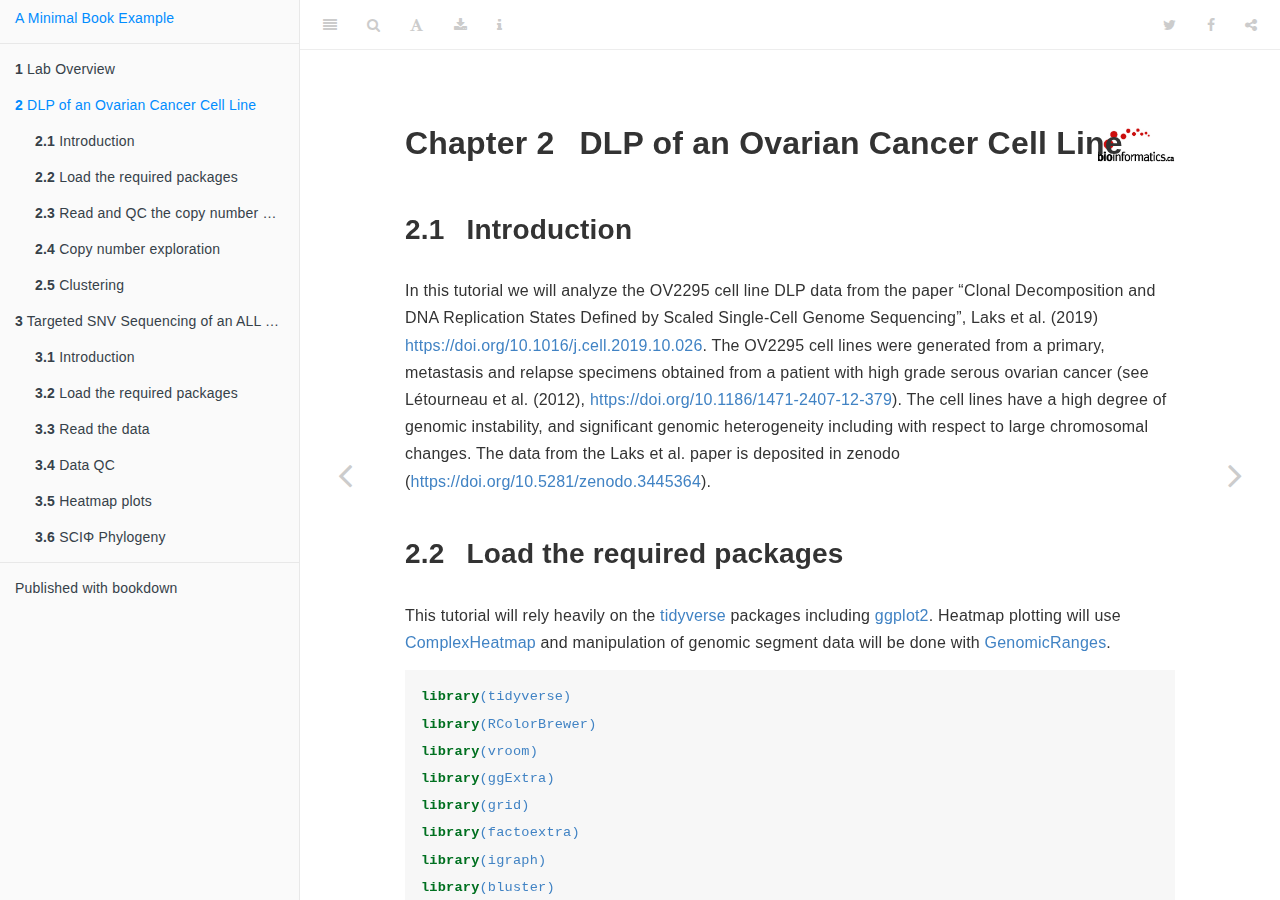
<file: book/_book/dlp-of-an-ovarian-cancer-cell-line.html>
<!DOCTYPE html>
<html lang="" xml:lang="">
<head>

  <meta charset="utf-8" />
  <meta http-equiv="X-UA-Compatible" content="IE=edge" />
  <title>Chapter 2 DLP of an Ovarian Cancer Cell Line | Single Cell DNA Analysis Lab</title>
  <meta name="description" content="This is the lab practical for a module on single cell DNA analysis for the CBW Cancer Analysis Workshop" />
  <meta name="generator" content="bookdown 0.22 and GitBook 2.6.7" />

  <meta property="og:title" content="Chapter 2 DLP of an Ovarian Cancer Cell Line | Single Cell DNA Analysis Lab" />
  <meta property="og:type" content="book" />
  
  
  <meta property="og:description" content="This is the lab practical for a module on single cell DNA analysis for the CBW Cancer Analysis Workshop" />
  

  <meta name="twitter:card" content="summary" />
  <meta name="twitter:title" content="Chapter 2 DLP of an Ovarian Cancer Cell Line | Single Cell DNA Analysis Lab" />
  
  <meta name="twitter:description" content="This is the lab practical for a module on single cell DNA analysis for the CBW Cancer Analysis Workshop" />
  

<meta name="author" content="Andrew McPherson" />


<meta name="date" content="2021-06-06" />

  <meta name="viewport" content="width=device-width, initial-scale=1" />
  <meta name="apple-mobile-web-app-capable" content="yes" />
  <meta name="apple-mobile-web-app-status-bar-style" content="black" />
  
  
<link rel="prev" href="index.html"/>
<link rel="next" href="targeted-snv-sequencing-of-an-all-sample.html"/>
<script src="libs/jquery-2.2.3/jquery.min.js"></script>
<link href="libs/gitbook-2.6.7/css/style.css" rel="stylesheet" />
<link href="libs/gitbook-2.6.7/css/plugin-table.css" rel="stylesheet" />
<link href="libs/gitbook-2.6.7/css/plugin-bookdown.css" rel="stylesheet" />
<link href="libs/gitbook-2.6.7/css/plugin-highlight.css" rel="stylesheet" />
<link href="libs/gitbook-2.6.7/css/plugin-search.css" rel="stylesheet" />
<link href="libs/gitbook-2.6.7/css/plugin-fontsettings.css" rel="stylesheet" />
<link href="libs/gitbook-2.6.7/css/plugin-clipboard.css" rel="stylesheet" />









<link href="libs/anchor-sections-1.0.1/anchor-sections.css" rel="stylesheet" />
<script src="libs/anchor-sections-1.0.1/anchor-sections.js"></script>


<style type="text/css">
a.sourceLine { display: inline-block; line-height: 1.25; }
a.sourceLine { pointer-events: none; color: inherit; text-decoration: inherit; }
a.sourceLine:empty { height: 1.2em; }
.sourceCode { overflow: visible; }
code.sourceCode { white-space: pre; position: relative; }
pre.sourceCode { margin: 0; }
@media screen {
div.sourceCode { overflow: auto; }
}
@media print {
code.sourceCode { white-space: pre-wrap; }
a.sourceLine { text-indent: -1em; padding-left: 1em; }
}
pre.numberSource a.sourceLine
  { position: relative; left: -4em; }
pre.numberSource a.sourceLine::before
  { content: attr(data-line-number);
    position: relative; left: -1em; text-align: right; vertical-align: baseline;
    border: none; pointer-events: all; display: inline-block;
    -webkit-touch-callout: none; -webkit-user-select: none;
    -khtml-user-select: none; -moz-user-select: none;
    -ms-user-select: none; user-select: none;
    padding: 0 4px; width: 4em;
    color: #aaaaaa;
  }
pre.numberSource { margin-left: 3em; border-left: 1px solid #aaaaaa;  padding-left: 4px; }
div.sourceCode
  {  }
@media screen {
a.sourceLine::before { text-decoration: underline; }
}
code span.al { color: #ff0000; font-weight: bold; } /* Alert */
code span.an { color: #60a0b0; font-weight: bold; font-style: italic; } /* Annotation */
code span.at { color: #7d9029; } /* Attribute */
code span.bn { color: #40a070; } /* BaseN */
code span.bu { } /* BuiltIn */
code span.cf { color: #007020; font-weight: bold; } /* ControlFlow */
code span.ch { color: #4070a0; } /* Char */
code span.cn { color: #880000; } /* Constant */
code span.co { color: #60a0b0; font-style: italic; } /* Comment */
code span.cv { color: #60a0b0; font-weight: bold; font-style: italic; } /* CommentVar */
code span.do { color: #ba2121; font-style: italic; } /* Documentation */
code span.dt { color: #902000; } /* DataType */
code span.dv { color: #40a070; } /* DecVal */
code span.er { color: #ff0000; font-weight: bold; } /* Error */
code span.ex { } /* Extension */
code span.fl { color: #40a070; } /* Float */
code span.fu { color: #06287e; } /* Function */
code span.im { } /* Import */
code span.in { color: #60a0b0; font-weight: bold; font-style: italic; } /* Information */
code span.kw { color: #007020; font-weight: bold; } /* Keyword */
code span.op { color: #666666; } /* Operator */
code span.ot { color: #007020; } /* Other */
code span.pp { color: #bc7a00; } /* Preprocessor */
code span.sc { color: #4070a0; } /* SpecialChar */
code span.ss { color: #bb6688; } /* SpecialString */
code span.st { color: #4070a0; } /* String */
code span.va { color: #19177c; } /* Variable */
code span.vs { color: #4070a0; } /* VerbatimString */
code span.wa { color: #60a0b0; font-weight: bold; font-style: italic; } /* Warning */
</style>


<link rel="stylesheet" href="style.css" type="text/css" />
</head>

<body>



  <div class="book without-animation with-summary font-size-2 font-family-1" data-basepath=".">

    <div class="book-summary">
      <nav role="navigation">

<ul class="summary">
<li><a href="./">A Minimal Book Example</a></li>

<li class="divider"></li>
<li class="chapter" data-level="1" data-path="index.html"><a href="index.html"><i class="fa fa-check"></i><b>1</b> Lab Overview</a></li>
<li class="chapter" data-level="2" data-path="dlp-of-an-ovarian-cancer-cell-line.html"><a href="dlp-of-an-ovarian-cancer-cell-line.html"><i class="fa fa-check"></i><b>2</b> DLP of an Ovarian Cancer Cell Line</a><ul>
<li class="chapter" data-level="2.1" data-path="dlp-of-an-ovarian-cancer-cell-line.html"><a href="dlp-of-an-ovarian-cancer-cell-line.html#introduction"><i class="fa fa-check"></i><b>2.1</b> Introduction</a></li>
<li class="chapter" data-level="2.2" data-path="dlp-of-an-ovarian-cancer-cell-line.html"><a href="dlp-of-an-ovarian-cancer-cell-line.html#load-the-required-packages"><i class="fa fa-check"></i><b>2.2</b> Load the required packages</a></li>
<li class="chapter" data-level="2.3" data-path="dlp-of-an-ovarian-cancer-cell-line.html"><a href="dlp-of-an-ovarian-cancer-cell-line.html#read-and-qc-the-copy-number-data"><i class="fa fa-check"></i><b>2.3</b> Read and QC the copy number data</a></li>
<li class="chapter" data-level="2.4" data-path="dlp-of-an-ovarian-cancer-cell-line.html"><a href="dlp-of-an-ovarian-cancer-cell-line.html#copy-number-exploration"><i class="fa fa-check"></i><b>2.4</b> Copy number exploration</a></li>
<li class="chapter" data-level="2.5" data-path="dlp-of-an-ovarian-cancer-cell-line.html"><a href="dlp-of-an-ovarian-cancer-cell-line.html#clustering"><i class="fa fa-check"></i><b>2.5</b> Clustering</a></li>
</ul></li>
<li class="chapter" data-level="3" data-path="targeted-snv-sequencing-of-an-all-sample.html"><a href="targeted-snv-sequencing-of-an-all-sample.html"><i class="fa fa-check"></i><b>3</b> Targeted SNV Sequencing of an ALL Sample</a><ul>
<li class="chapter" data-level="3.1" data-path="targeted-snv-sequencing-of-an-all-sample.html"><a href="targeted-snv-sequencing-of-an-all-sample.html#introduction-1"><i class="fa fa-check"></i><b>3.1</b> Introduction</a></li>
<li class="chapter" data-level="3.2" data-path="targeted-snv-sequencing-of-an-all-sample.html"><a href="targeted-snv-sequencing-of-an-all-sample.html#load-the-required-packages-1"><i class="fa fa-check"></i><b>3.2</b> Load the required packages</a></li>
<li class="chapter" data-level="3.3" data-path="targeted-snv-sequencing-of-an-all-sample.html"><a href="targeted-snv-sequencing-of-an-all-sample.html#read-the-data"><i class="fa fa-check"></i><b>3.3</b> Read the data</a></li>
<li class="chapter" data-level="3.4" data-path="targeted-snv-sequencing-of-an-all-sample.html"><a href="targeted-snv-sequencing-of-an-all-sample.html#data-qc"><i class="fa fa-check"></i><b>3.4</b> Data QC</a></li>
<li class="chapter" data-level="3.5" data-path="targeted-snv-sequencing-of-an-all-sample.html"><a href="targeted-snv-sequencing-of-an-all-sample.html#heatmap-plots"><i class="fa fa-check"></i><b>3.5</b> Heatmap plots</a></li>
<li class="chapter" data-level="3.6" data-path="targeted-snv-sequencing-of-an-all-sample.html"><a href="targeted-snv-sequencing-of-an-all-sample.html#sciφ-phylogeny"><i class="fa fa-check"></i><b>3.6</b> SCIΦ Phylogeny</a></li>
</ul></li>
<li class="divider"></li>
<li><a href="https://github.com/rstudio/bookdown" target="blank">Published with bookdown</a></li>

</ul>

      </nav>
    </div>

    <div class="book-body">
      <div class="body-inner">
        <div class="book-header" role="navigation">
          <h1>
            <i class="fa fa-circle-o-notch fa-spin"></i><a href="./">Single Cell DNA Analysis Lab</a>
          </h1>
        </div>

        <div class="page-wrapper" tabindex="-1" role="main">
          <div class="page-inner">

            <section class="normal" id="section-">
<div id="dlp-of-an-ovarian-cancer-cell-line" class="section level1">
<h1><span class="header-section-number">Chapter 2</span> DLP of an Ovarian Cancer Cell Line</h1>
<div id="introduction" class="section level2">
<h2><span class="header-section-number">2.1</span> Introduction</h2>
<p>In this tutorial we will analyze the OV2295 cell line DLP data from the paper “Clonal Decomposition and DNA Replication States Defined by Scaled Single-Cell Genome Sequencing”, Laks et al. (2019) <a href="https://doi.org/10.1016/j.cell.2019.10.026" class="uri">https://doi.org/10.1016/j.cell.2019.10.026</a>. The OV2295 cell lines were generated from a primary, metastasis and relapse specimens obtained from a patient with high grade serous ovarian cancer (see Létourneau et al. (2012), <a href="https://doi.org/10.1186/1471-2407-12-379" class="uri">https://doi.org/10.1186/1471-2407-12-379</a>). The cell lines have a high degree of genomic instability, and significant genomic heterogeneity including with respect to large chromosomal changes. The data from the Laks et al. paper is deposited in zenodo (<a href="https://doi.org/10.5281/zenodo.3445364" class="uri">https://doi.org/10.5281/zenodo.3445364</a>).</p>
</div>
<div id="load-the-required-packages" class="section level2">
<h2><span class="header-section-number">2.2</span> Load the required packages</h2>
<p>This tutorial will rely heavily on the <a href="https://www.tidyverse.org/">tidyverse</a> packages including <a href="https://ggplot2.tidyverse.org/">ggplot2</a>. Heatmap plotting will use <a href="https://jokergoo.github.io/ComplexHeatmap-reference/book/">ComplexHeatmap</a> and manipulation of genomic segment data will be done with <a href="https://bioconductor.org/packages/release/bioc/vignettes/GenomicRanges/inst/doc/GenomicRangesIntroduction.html">GenomicRanges</a>.</p>
<div class="sourceCode" id="cb1"><pre class="sourceCode r"><code class="sourceCode r"><a class="sourceLine" id="cb1-1" data-line-number="1"><span class="kw">library</span>(tidyverse)</a>
<a class="sourceLine" id="cb1-2" data-line-number="2"><span class="kw">library</span>(RColorBrewer)</a>
<a class="sourceLine" id="cb1-3" data-line-number="3"><span class="kw">library</span>(vroom)</a>
<a class="sourceLine" id="cb1-4" data-line-number="4"><span class="kw">library</span>(ggExtra)</a>
<a class="sourceLine" id="cb1-5" data-line-number="5"><span class="kw">library</span>(grid)</a>
<a class="sourceLine" id="cb1-6" data-line-number="6"><span class="kw">library</span>(factoextra)</a>
<a class="sourceLine" id="cb1-7" data-line-number="7"><span class="kw">library</span>(igraph)</a>
<a class="sourceLine" id="cb1-8" data-line-number="8"><span class="kw">library</span>(bluster)</a>
<a class="sourceLine" id="cb1-9" data-line-number="9"><span class="kw">library</span>(ggbeeswarm)</a>
<a class="sourceLine" id="cb1-10" data-line-number="10"><span class="kw">library</span>(umap)</a>
<a class="sourceLine" id="cb1-11" data-line-number="11"><span class="kw">library</span>(cluster)</a>
<a class="sourceLine" id="cb1-12" data-line-number="12"><span class="kw">library</span>(Homo.sapiens)</a>
<a class="sourceLine" id="cb1-13" data-line-number="13"><span class="kw">library</span>(ggpubr)</a></code></pre></div>
</div>
<div id="read-and-qc-the-copy-number-data" class="section level2">
<h2><span class="header-section-number">2.3</span> Read and QC the copy number data</h2>
<p>This data is available from zenodo and can be downloaded with:
<code>wget &quot;https://zenodo.org/record/3445364/files/ov2295_cell_cn.csv.gz&quot;</code>
<code>wget &quot;https://zenodo.org/record/3445364/files/ov2295_cell_metrics.csv.gz&quot;</code></p>
<p>The data was analyzed using the DLP single_cell_pipeline: <a href="https://github.com/shahcompbio/single_cell_pipeline" class="uri">https://github.com/shahcompbio/single_cell_pipeline</a>.</p>
<p>We will first read the metrics data, assess the quality of the cells and filter where necessary. The metrics file provided by the many columns but we will focus on quality and total_reads for filtering. Quality is calculated using a classifier trained on manually curated cell quality calls and uses many of the other metrics as features.</p>
<div class="sourceCode" id="cb2"><pre class="sourceCode r"><code class="sourceCode r"><a class="sourceLine" id="cb2-1" data-line-number="1">metrics &lt;-<span class="st"> </span><span class="kw">vroom</span>(<span class="st">&quot;ov2295_cell_metrics.csv.gz&quot;</span>)</a>
<a class="sourceLine" id="cb2-2" data-line-number="2">metrics <span class="op">%&gt;%</span><span class="st"> </span><span class="kw">head</span>()</a></code></pre></div>
<pre><code>## # A tibble: 6 x 55
##   cell_id      unpaired_mapped_r… paired_mapped_rea… unpaired_duplicat… paired_duplicate_… unmapped_reads percent_duplicate…
##   &lt;chr&gt;                     &lt;dbl&gt;              &lt;dbl&gt;              &lt;dbl&gt;              &lt;dbl&gt;          &lt;dbl&gt;              &lt;dbl&gt;
## 1 SA922-A9055…              70068            2462814              19418             711792         352397             0.290 
## 2 SA922-A9055…              49767            2723310              19848             701345         588432             0.261 
## 3 SA922-A9055…               1113               5605                198                 70        1261949             0.0281
## 4 SA922-A9055…             113421            5554326              44742            1636879         905778             0.297 
## 5 SA922-A9055…               1054              20043                 25                608         567186             0.0319
## 6 SA922-A9055…               1545              30598                171               1752        1469497             0.0605
## # … with 48 more variables: estimated_library_size &lt;dbl&gt;, total_reads &lt;dbl&gt;, total_mapped_reads &lt;dbl&gt;,
## #   total_duplicate_reads &lt;dbl&gt;, total_properly_paired &lt;dbl&gt;, coverage_breadth &lt;dbl&gt;, coverage_depth &lt;dbl&gt;,
## #   median_insert_size &lt;dbl&gt;, mean_insert_size &lt;dbl&gt;, standard_deviation_insert_size &lt;dbl&gt;, index_sequence &lt;chr&gt;,
## #   column &lt;dbl&gt;, img_col &lt;dbl&gt;, index_i5 &lt;chr&gt;, sample_type &lt;chr&gt;, primer_i7 &lt;chr&gt;, experimental_condition &lt;chr&gt;,
## #   index_i7 &lt;chr&gt;, cell_call &lt;chr&gt;, sample_id &lt;chr&gt;, primer_i5 &lt;chr&gt;, row &lt;dbl&gt;, library_id &lt;chr&gt;, index &lt;dbl&gt;,
## #   multiplier &lt;dbl&gt;, MSRSI_non_integerness &lt;dbl&gt;, MBRSI_dispersion_non_integerness &lt;dbl&gt;, MBRSM_dispersion &lt;dbl&gt;,
## #   autocorrelation_hmmcopy &lt;dbl&gt;, cv_hmmcopy &lt;dbl&gt;, empty_bins_hmmcopy &lt;dbl&gt;, mad_hmmcopy &lt;dbl&gt;,
## #   mean_hmmcopy_reads_per_bin &lt;dbl&gt;, median_hmmcopy_reads_per_bin &lt;dbl&gt;, std_hmmcopy_reads_per_bin &lt;dbl&gt;,
## #   total_mapped_reads_hmmcopy &lt;dbl&gt;, total_halfiness &lt;dbl&gt;, scaled_halfiness &lt;dbl&gt;, mean_state_mads &lt;dbl&gt;,
## #   mean_state_vars &lt;dbl&gt;, mad_neutral_state &lt;dbl&gt;, breakpoints &lt;dbl&gt;, mean_copy &lt;dbl&gt;, state_mode &lt;dbl&gt;,
## #   log_likelihood &lt;dbl&gt;, true_multiplier &lt;dbl&gt;, quality &lt;dbl&gt;, order &lt;dbl&gt;</code></pre>
<p>Plot a scatterplot of quality by total reads with marginals on the axes. The cloud of cells with significant read count and quality less than 0.75 are cells for which we cannot effectively predict copy number. These cells could either be cycling, or for which the genomic DNA degraded significantly prior to sequencing, or for which tagmentation failed.</p>
<p>The plots in this notebook will be using ggplot extensively. I recommend the r4ds tutorials (<a href="https://r4ds.had.co.nz/data-visualisation.html" class="uri">https://r4ds.had.co.nz/data-visualisation.html</a>) and the ggplot cheat sheet (<a href="https://github.com/rstudio/cheatsheets/blob/master/data-visualization-2.1.pdf" class="uri">https://github.com/rstudio/cheatsheets/blob/master/data-visualization-2.1.pdf</a>) for further reference.</p>
<div class="sourceCode" id="cb4"><pre class="sourceCode r"><code class="sourceCode r"><a class="sourceLine" id="cb4-1" data-line-number="1">p &lt;-<span class="st"> </span>metrics <span class="op">%&gt;%</span></a>
<a class="sourceLine" id="cb4-2" data-line-number="2"><span class="st">  </span><span class="kw">ggplot</span>(<span class="dt">mapping =</span> <span class="kw">aes</span>(<span class="dt">x=</span>quality, <span class="dt">y=</span>total_reads)) <span class="op">+</span><span class="st"> </span></a>
<a class="sourceLine" id="cb4-3" data-line-number="3"><span class="st">  </span><span class="kw">geom_point</span>() <span class="op">+</span></a>
<a class="sourceLine" id="cb4-4" data-line-number="4"><span class="st">  </span><span class="kw">theme</span>(<span class="dt">legend.position =</span> <span class="st">&quot;left&quot;</span>)</a>
<a class="sourceLine" id="cb4-5" data-line-number="5"><span class="kw">ggMarginal</span>(p, <span class="dt">type=</span><span class="st">&quot;histogram&quot;</span>)</a></code></pre></div>
<p><img src="book_files/figure-html/unnamed-chunk-3-1.png" width="672" /></p>
<p>Filter reads based on a quality threshold of 0.85 and a total read count threshold of 500k reads. Also filter control cells based on the experimental_condition and sample_id columns.</p>
<div class="sourceCode" id="cb5"><pre class="sourceCode r"><code class="sourceCode r"><a class="sourceLine" id="cb5-1" data-line-number="1">metrics &lt;-<span class="st"> </span>metrics <span class="op">%&gt;%</span><span class="st"> </span><span class="kw">filter</span>(</a>
<a class="sourceLine" id="cb5-2" data-line-number="2">  quality <span class="op">&gt;=</span><span class="st"> </span><span class="fl">0.85</span>,</a>
<a class="sourceLine" id="cb5-3" data-line-number="3">  total_reads <span class="op">&gt;</span><span class="st"> </span><span class="dv">500000</span>,</a>
<a class="sourceLine" id="cb5-4" data-line-number="4">  <span class="op">!</span>(experimental_condition <span class="op">%in%</span><span class="st"> </span><span class="kw">c</span>(<span class="st">&quot;GM&quot;</span>, <span class="st">&quot;gDNA&quot;</span>)),</a>
<a class="sourceLine" id="cb5-5" data-line-number="5">  sample_id <span class="op">%in%</span><span class="st"> </span><span class="kw">c</span>(<span class="st">&quot;SA1090&quot;</span>, <span class="st">&quot;SA921&quot;</span>, <span class="st">&quot;SA922&quot;</span>))</a></code></pre></div>
<p>Read in the copy number data. Using vroom::vroom will significantly speed up data loading and using factors for chr and cell_id and ignoring irrelevant columns will reduce the memory footprint.</p>
<div class="sourceCode" id="cb6"><pre class="sourceCode r"><code class="sourceCode r"><a class="sourceLine" id="cb6-1" data-line-number="1">cn &lt;-<span class="st"> </span><span class="kw">vroom</span>(</a>
<a class="sourceLine" id="cb6-2" data-line-number="2">  <span class="st">&#39;ov2295_cell_cn.csv.gz&#39;</span>,</a>
<a class="sourceLine" id="cb6-3" data-line-number="3">  <span class="dt">col_types =</span> <span class="kw">cols</span>(</a>
<a class="sourceLine" id="cb6-4" data-line-number="4">    <span class="dt">chr =</span> <span class="kw">col_factor</span>(<span class="ot">NULL</span>),</a>
<a class="sourceLine" id="cb6-5" data-line-number="5">    <span class="dt">cell_id =</span> <span class="kw">col_factor</span>(<span class="ot">NULL</span>)</a>
<a class="sourceLine" id="cb6-6" data-line-number="6">  ),</a>
<a class="sourceLine" id="cb6-7" data-line-number="7">  <span class="dt">col_select =</span> <span class="kw">c</span>(</a>
<a class="sourceLine" id="cb6-8" data-line-number="8">    chr,</a>
<a class="sourceLine" id="cb6-9" data-line-number="9">    start,</a>
<a class="sourceLine" id="cb6-10" data-line-number="10">    end,</a>
<a class="sourceLine" id="cb6-11" data-line-number="11">    reads,</a>
<a class="sourceLine" id="cb6-12" data-line-number="12">    copy,</a>
<a class="sourceLine" id="cb6-13" data-line-number="13">    state,</a>
<a class="sourceLine" id="cb6-14" data-line-number="14">    cell_id</a>
<a class="sourceLine" id="cb6-15" data-line-number="15">  )</a>
<a class="sourceLine" id="cb6-16" data-line-number="16">)</a></code></pre></div>
<p>Subset copy number data by the filtered cell ids in the metrics table.</p>
<div class="sourceCode" id="cb7"><pre class="sourceCode r"><code class="sourceCode r"><a class="sourceLine" id="cb7-1" data-line-number="1">cn &lt;-<span class="st"> </span>cn <span class="op">%&gt;%</span><span class="st"> </span><span class="kw">inner_join</span>(metrics[, <span class="kw">c</span>(<span class="st">&quot;cell_id&quot;</span>, <span class="st">&quot;sample_id&quot;</span>)], <span class="dt">by =</span> <span class="st">&quot;cell_id&quot;</span>)</a>
<a class="sourceLine" id="cb7-2" data-line-number="2">cn <span class="op">%&gt;%</span><span class="st"> </span><span class="kw">head</span>()</a></code></pre></div>
<pre><code>## # A tibble: 6 x 8
##   chr     start     end reads  copy state cell_id               sample_id
##   &lt;fct&gt;   &lt;dbl&gt;   &lt;dbl&gt; &lt;dbl&gt; &lt;dbl&gt; &lt;dbl&gt; &lt;chr&gt;                 &lt;chr&gt;    
## 1 1           1  500000    22 NA        5 SA922-A90554B-R28-C09 SA922    
## 2 1      500001 1000000   609 NA        5 SA922-A90554B-R28-C09 SA922    
## 3 1     1000001 1500000   752  4.57     5 SA922-A90554B-R28-C09 SA922    
## 4 1     1500001 2000000   672  3.47     5 SA922-A90554B-R28-C09 SA922    
## 5 1     2000001 2500000   931  5.57     5 SA922-A90554B-R28-C09 SA922    
## 6 1     2500001 3000000   794 NA        5 SA922-A90554B-R28-C09 SA922</code></pre>
</div>
<div id="copy-number-exploration" class="section level2">
<h2><span class="header-section-number">2.4</span> Copy number exploration</h2>
<p>We will plot cells using a scatter plot of normalized binned read count data. The data has been processed through HMMCopy analysis as part of the DLP single cell pipeline. The state column contains the prediction of integer copy number state for each cell. The copy column is raw read count normalized for ploidy, gc, and mappability. We will plot copy on the y axis and color by state, and wrap the plotting code in a function for use below.</p>
<div class="sourceCode" id="cb9"><pre class="sourceCode r"><code class="sourceCode r"><a class="sourceLine" id="cb9-1" data-line-number="1">plot_profile &lt;-<span class="st"> </span><span class="cf">function</span>(cn) {</a>
<a class="sourceLine" id="cb9-2" data-line-number="2">  cn.colors &lt;-<span class="st"> </span><span class="kw">c</span>(<span class="kw">rev</span>(<span class="kw">brewer.pal</span>(<span class="dt">n =</span> <span class="dv">3</span>, <span class="st">&quot;Blues&quot;</span>))[<span class="dv">1</span><span class="op">:</span><span class="dv">2</span>], <span class="st">&quot;#CCCCCC&quot;</span>, <span class="kw">tail</span>(<span class="kw">brewer.pal</span>(<span class="dt">n =</span> <span class="dv">8</span>, <span class="st">&quot;OrRd&quot;</span>), <span class="dv">6</span>))</a>
<a class="sourceLine" id="cb9-3" data-line-number="3">  cn.colors &lt;-<span class="st"> </span><span class="kw">c</span>(cn.colors, cn.colors[<span class="kw">c</span>(<span class="dv">9</span>, <span class="dv">9</span>, <span class="dv">9</span>, <span class="dv">9</span>)])</a>
<a class="sourceLine" id="cb9-4" data-line-number="4">  <span class="kw">names</span>(cn.colors) &lt;-<span class="st"> </span><span class="dv">0</span><span class="op">:</span><span class="dv">12</span></a>
<a class="sourceLine" id="cb9-5" data-line-number="5"></a>
<a class="sourceLine" id="cb9-6" data-line-number="6">  cn <span class="op">%&gt;%</span></a>
<a class="sourceLine" id="cb9-7" data-line-number="7"><span class="st">    </span><span class="kw">mutate</span>(<span class="dt">cn_state =</span> <span class="kw">factor</span>(state, <span class="kw">names</span>(cn.colors))) <span class="op">%&gt;%</span></a>
<a class="sourceLine" id="cb9-8" data-line-number="8"><span class="st">    </span><span class="kw">mutate</span>(<span class="dt">chr =</span> <span class="kw">factor</span>(chr, <span class="dt">levels =</span> <span class="kw">c</span>(<span class="dv">1</span><span class="op">:</span><span class="dv">22</span>, <span class="st">&quot;X&quot;</span>, <span class="st">&quot;Y&quot;</span>))) <span class="op">%&gt;%</span></a>
<a class="sourceLine" id="cb9-9" data-line-number="9"><span class="st">    </span><span class="kw">ggplot</span>() <span class="op">+</span></a>
<a class="sourceLine" id="cb9-10" data-line-number="10"><span class="st">      </span><span class="kw">geom_point</span>(<span class="dt">mapping =</span> <span class="kw">aes</span>(<span class="dt">x =</span> start, <span class="dt">y =</span> copy, <span class="dt">colour =</span> cn_state), <span class="dt">size =</span> <span class="fl">0.5</span>) <span class="op">+</span></a>
<a class="sourceLine" id="cb9-11" data-line-number="11"><span class="st">      </span><span class="kw">facet_grid</span>(<span class="op">~</span>chr, <span class="dt">scales =</span> <span class="st">&quot;free_x&quot;</span>, <span class="dt">space=</span><span class="st">&quot;free_x&quot;</span>, <span class="dt">switch =</span> <span class="st">&quot;x&quot;</span>) <span class="op">+</span></a>
<a class="sourceLine" id="cb9-12" data-line-number="12"><span class="st">      </span><span class="kw">theme</span>(<span class="dt">panel.spacing =</span> <span class="kw">unit</span>(<span class="fl">0.05</span>, <span class="st">&quot;cm&quot;</span>)) <span class="op">+</span></a>
<a class="sourceLine" id="cb9-13" data-line-number="13"><span class="st">      </span><span class="kw">scale_x_continuous</span>(<span class="dt">breaks =</span> <span class="kw">c</span>()) <span class="op">+</span></a>
<a class="sourceLine" id="cb9-14" data-line-number="14"><span class="st">      </span><span class="kw">scale_color_manual</span>(<span class="dt">values =</span> cn.colors, <span class="dt">labels =</span> <span class="kw">names</span>(cn.colors), <span class="dt">drop =</span> <span class="ot">FALSE</span>) <span class="op">+</span></a>
<a class="sourceLine" id="cb9-15" data-line-number="15"><span class="st">      </span><span class="kw">scale_y_continuous</span>(<span class="dt">breaks =</span> <span class="kw">seq</span>(<span class="dv">0</span>, <span class="dv">8</span>, <span class="dt">by =</span> <span class="dv">1</span>), <span class="dt">limit =</span> <span class="kw">c</span>(<span class="dv">0</span>, <span class="dv">8</span>)) <span class="op">+</span></a>
<a class="sourceLine" id="cb9-16" data-line-number="16"><span class="st">      </span><span class="kw">xlab</span>(<span class="st">&#39;chromosome&#39;</span>)</a>
<a class="sourceLine" id="cb9-17" data-line-number="17">}</a>
<a class="sourceLine" id="cb9-18" data-line-number="18"></a>
<a class="sourceLine" id="cb9-19" data-line-number="19">plot_cell &lt;-<span class="st"> </span><span class="cf">function</span>(cn, plot_cell_id) {</a>
<a class="sourceLine" id="cb9-20" data-line-number="20">  <span class="kw">filter</span>(cn, cell_id <span class="op">==</span><span class="st"> </span>plot_cell_id) <span class="op">%&gt;%</span><span class="st"> </span><span class="kw">plot_profile</span>()</a>
<a class="sourceLine" id="cb9-21" data-line-number="21">}</a></code></pre></div>
<p>The first cell we will plot is a near diploid cell with some amplified regions and many LOH regions including chromosome 17. The chromosome 17 LOH overlaps with a deliterious TP53 mutation, as is typical of high grade serous ovarian cancers.</p>
<div class="sourceCode" id="cb10"><pre class="sourceCode r"><code class="sourceCode r"><a class="sourceLine" id="cb10-1" data-line-number="1"><span class="kw">plot_cell</span>(cn, <span class="st">&quot;SA1090-A96213A-R30-C61&quot;</span>)</a></code></pre></div>
<pre><code>## Warning: Removed 740 rows containing missing values (geom_point).</code></pre>
<p><img src="book_files/figure-html/unnamed-chunk-8-1.png" width="672" />
A second cell from the same cell line appears to be baseline tetraploid. Many of the amplified or deleted regions overlap with those of the diploid baseline cell. Copy 3 regions on chromosome 2 and 15 support the tetraploid solution.</p>
<div class="sourceCode" id="cb12"><pre class="sourceCode r"><code class="sourceCode r"><a class="sourceLine" id="cb12-1" data-line-number="1"><span class="kw">plot_cell</span>(cn, <span class="st">&quot;SA1090-A96213A-R28-C68&quot;</span>)</a></code></pre></div>
<pre><code>## Warning: Removed 762 rows containing missing values (geom_point).</code></pre>
<p><img src="book_files/figure-html/unnamed-chunk-9-1.png" width="672" /></p>
<p>It will be useful to plot all cells together in a heatmap for a high level look at the heterogeneity. Here we rely on the very useful <a href="https://jokergoo.github.io/ComplexHeatmap-reference/book/">ComplexHeatmap package</a>. The plot takes a GenomicRanges object with columns as cells and rows as regions. A nice tutorial on GenomicRanges can be found <a href="https://bioconductor.github.io/BiocWorkshops/solving-common-bioinformatic-challenges-using-genomicranges.html">here</a>. The plot will use hierarchical clustering to order the cells and provide a summary of the similarity between groups of cells.</p>
<div class="sourceCode" id="cb14"><pre class="sourceCode r"><code class="sourceCode r"><a class="sourceLine" id="cb14-1" data-line-number="1">plot_heatmap &lt;-<span class="st"> </span><span class="cf">function</span>(gr, <span class="dt">dist_method =</span> <span class="st">&quot;euclidean&quot;</span>){</a>
<a class="sourceLine" id="cb14-2" data-line-number="2">  <span class="co">#&#39; plot a heatmap with chromosome boundaries</span></a>
<a class="sourceLine" id="cb14-3" data-line-number="3">  <span class="co">#&#39; the order of the rows can be customized here</span></a>
<a class="sourceLine" id="cb14-4" data-line-number="4">  <span class="co">#&#39; its a simple distance based clustering</span></a>
<a class="sourceLine" id="cb14-5" data-line-number="5">  <span class="co">#&#39;</span></a>
<a class="sourceLine" id="cb14-6" data-line-number="6">  <span class="co">#&#39; Adapted from code published by Velazquez-Villarreal et al. (2020):</span></a>
<a class="sourceLine" id="cb14-7" data-line-number="7">  <span class="co">#&#39; https://www.nature.com/articles/s42003-020-1044-8</span></a>
<a class="sourceLine" id="cb14-8" data-line-number="8">  <span class="co">#&#39;</span></a>
<a class="sourceLine" id="cb14-9" data-line-number="9">  <span class="co">#&#39; Uses the very useful ComplexHeatmap package:</span></a>
<a class="sourceLine" id="cb14-10" data-line-number="10">  <span class="co">#&#39; https://jokergoo.github.io/ComplexHeatmap-reference/book/</span></a>
<a class="sourceLine" id="cb14-11" data-line-number="11">  </a>
<a class="sourceLine" id="cb14-12" data-line-number="12">  gr &lt;-<span class="st"> </span>GenomeInfoDb<span class="op">::</span><span class="kw">sortSeqlevels</span>(gr)</a>
<a class="sourceLine" id="cb14-13" data-line-number="13">  gr &lt;-<span class="st"> </span><span class="kw">sort</span>(gr)</a>
<a class="sourceLine" id="cb14-14" data-line-number="14"></a>
<a class="sourceLine" id="cb14-15" data-line-number="15">  mat &lt;-<span class="st"> </span><span class="kw">as.matrix</span>(GenomicRanges<span class="op">::</span><span class="kw">mcols</span>(gr))</a>
<a class="sourceLine" id="cb14-16" data-line-number="16">  mat &lt;-<span class="st"> </span><span class="kw">t</span>(mat)</a>
<a class="sourceLine" id="cb14-17" data-line-number="17">  hr &lt;-<span class="st"> </span><span class="kw">hclust</span>(<span class="kw">get_dist</span>(mat, <span class="dt">method =</span> dist_method), <span class="dt">method =</span> <span class="st">&quot;average&quot;</span>)</a>
<a class="sourceLine" id="cb14-18" data-line-number="18">  hr =<span class="st"> </span><span class="kw">as.dendrogram</span>(hr)</a>
<a class="sourceLine" id="cb14-19" data-line-number="19">  </a>
<a class="sourceLine" id="cb14-20" data-line-number="20">  <span class="co"># chromosome boundaries and midpoints for annotation</span></a>
<a class="sourceLine" id="cb14-21" data-line-number="21">  chr_ids =<span class="st"> </span>GenomicRanges<span class="op">::</span><span class="kw">seqnames</span>(gr)<span class="op">@</span>values</a>
<a class="sourceLine" id="cb14-22" data-line-number="22">  chr_lengths =<span class="st"> </span>GenomicRanges<span class="op">::</span><span class="kw">seqnames</span>(gr)<span class="op">@</span>lengths</a>
<a class="sourceLine" id="cb14-23" data-line-number="23">  chr_props =<span class="st"> </span>chr_lengths <span class="op">/</span><span class="st"> </span><span class="kw">length</span>(gr)</a>
<a class="sourceLine" id="cb14-24" data-line-number="24">  mids =<span class="st"> </span><span class="kw">cumsum</span>(chr_props) <span class="op">-</span><span class="st"> </span>(chr_props <span class="op">/</span><span class="st"> </span><span class="dv">2</span>)</a>
<a class="sourceLine" id="cb14-25" data-line-number="25">  boundaries =<span class="st"> </span><span class="kw">cumsum</span>(chr_props)</a>
<a class="sourceLine" id="cb14-26" data-line-number="26">  boundaries =<span class="st"> </span>boundaries[<span class="dv">1</span><span class="op">:</span><span class="kw">length</span>(boundaries)<span class="op">-</span><span class="dv">1</span>]</a>
<a class="sourceLine" id="cb14-27" data-line-number="27">  abline_x =<span class="st"> </span><span class="kw">rep</span>(boundaries, <span class="dt">each=</span><span class="dv">2</span>)</a>
<a class="sourceLine" id="cb14-28" data-line-number="28">  abline_y &lt;-<span class="st"> </span><span class="kw">rep</span>(<span class="kw">c</span>(<span class="dv">0</span>,<span class="dv">1</span>), <span class="dt">times=</span><span class="kw">length</span>(boundaries))</a>
<a class="sourceLine" id="cb14-29" data-line-number="29">  abline_ids &lt;-<span class="st"> </span><span class="kw">rep</span>(<span class="dv">1</span><span class="op">:</span><span class="kw">length</span>(boundaries),<span class="dt">each=</span><span class="dv">2</span>)</a>
<a class="sourceLine" id="cb14-30" data-line-number="30"></a>
<a class="sourceLine" id="cb14-31" data-line-number="31">  <span class="co">#annotation to label chromosomes</span></a>
<a class="sourceLine" id="cb14-32" data-line-number="32">  ha_column =<span class="st"> </span>ComplexHeatmap<span class="op">::</span><span class="kw">HeatmapAnnotation</span>(<span class="dt">cn =</span> <span class="cf">function</span>(index) {</a>
<a class="sourceLine" id="cb14-33" data-line-number="33">    <span class="kw">grid.text</span>(chr_ids,<span class="dt">x=</span>mids,<span class="dt">y=</span><span class="dv">1</span>,<span class="dt">just =</span> <span class="kw">c</span>(<span class="st">&quot;center&quot;</span>, <span class="st">&quot;top&quot;</span>),<span class="dt">gp=</span><span class="kw">gpar</span>(<span class="dt">col=</span><span class="st">&quot;#202020&quot;</span>,<span class="dt">fontsize=</span><span class="dv">6</span>))</a>
<a class="sourceLine" id="cb14-34" data-line-number="34">  })</a>
<a class="sourceLine" id="cb14-35" data-line-number="35">  </a>
<a class="sourceLine" id="cb14-36" data-line-number="36">  <span class="co"># the main heatmap</span></a>
<a class="sourceLine" id="cb14-37" data-line-number="37">  cn.colors &lt;-<span class="st"> </span><span class="kw">c</span>(<span class="kw">rev</span>(<span class="kw">brewer.pal</span>(<span class="dt">n =</span> <span class="dv">3</span>, <span class="st">&quot;Blues&quot;</span>))[<span class="dv">1</span><span class="op">:</span><span class="dv">2</span>], <span class="st">&quot;#CCCCCC&quot;</span>, <span class="kw">tail</span>(<span class="kw">brewer.pal</span>(<span class="dt">n =</span> <span class="dv">8</span>, <span class="st">&quot;OrRd&quot;</span>), <span class="dv">6</span>))</a>
<a class="sourceLine" id="cb14-38" data-line-number="38">  cn.colors &lt;-<span class="st"> </span><span class="kw">c</span>(cn.colors, cn.colors[<span class="kw">c</span>(<span class="dv">9</span>, <span class="dv">9</span>, <span class="dv">9</span>, <span class="dv">9</span>)])</a>
<a class="sourceLine" id="cb14-39" data-line-number="39">  <span class="kw">names</span>(cn.colors) &lt;-<span class="st"> </span><span class="dv">0</span><span class="op">:</span><span class="dv">12</span></a>
<a class="sourceLine" id="cb14-40" data-line-number="40"></a>
<a class="sourceLine" id="cb14-41" data-line-number="41">  hm &lt;-<span class="st"> </span>ComplexHeatmap<span class="op">::</span><span class="kw">Heatmap</span>(</a>
<a class="sourceLine" id="cb14-42" data-line-number="42">    <span class="dt">matrix =</span> mat,</a>
<a class="sourceLine" id="cb14-43" data-line-number="43">    <span class="dt">name =</span> <span class="st">&quot;ploidy&quot;</span>,</a>
<a class="sourceLine" id="cb14-44" data-line-number="44">    <span class="dt">col =</span> cn.colors,</a>
<a class="sourceLine" id="cb14-45" data-line-number="45">    <span class="dt">cluster_rows =</span> hr,</a>
<a class="sourceLine" id="cb14-46" data-line-number="46">    <span class="dt">cluster_columns =</span> <span class="ot">FALSE</span>,</a>
<a class="sourceLine" id="cb14-47" data-line-number="47">    <span class="dt">show_row_names =</span> <span class="ot">FALSE</span>,</a>
<a class="sourceLine" id="cb14-48" data-line-number="48">    <span class="dt">bottom_annotation =</span> ha_column,</a>
<a class="sourceLine" id="cb14-49" data-line-number="49">    <span class="dt">column_title =</span> <span class="st">&quot;CNV heatmap&quot;</span>,</a>
<a class="sourceLine" id="cb14-50" data-line-number="50">    <span class="dt">use_raster =</span> <span class="ot">TRUE</span>,</a>
<a class="sourceLine" id="cb14-51" data-line-number="51">  )</a>
<a class="sourceLine" id="cb14-52" data-line-number="52">  </a>
<a class="sourceLine" id="cb14-53" data-line-number="53">  ComplexHeatmap<span class="op">::</span><span class="kw">draw</span>(hm, <span class="dt">row_dend_side =</span> <span class="st">&quot;left&quot;</span>)</a>
<a class="sourceLine" id="cb14-54" data-line-number="54"></a>
<a class="sourceLine" id="cb14-55" data-line-number="55">  ComplexHeatmap<span class="op">::</span><span class="kw">decorate_heatmap_body</span>(<span class="st">&quot;ploidy&quot;</span>, {</a>
<a class="sourceLine" id="cb14-56" data-line-number="56">    <span class="kw">grid.polyline</span>(</a>
<a class="sourceLine" id="cb14-57" data-line-number="57">      <span class="dt">x =</span> abline_x,</a>
<a class="sourceLine" id="cb14-58" data-line-number="58">      <span class="dt">y =</span> abline_y,</a>
<a class="sourceLine" id="cb14-59" data-line-number="59">      <span class="dt">id =</span> abline_ids,</a>
<a class="sourceLine" id="cb14-60" data-line-number="60">      <span class="dt">gp =</span> <span class="kw">gpar</span>(<span class="dt">lty =</span> <span class="dv">1</span>, <span class="dt">lwd =</span> <span class="dv">1</span>))</a>
<a class="sourceLine" id="cb14-61" data-line-number="61">  })</a>
<a class="sourceLine" id="cb14-62" data-line-number="62">}</a></code></pre></div>
<p>Plotting SA1090 (the primary sample), we can see that there are two major groups, a baseline diploid and a baseline tetraploid group. Both groups harbour additional heterogeneity. Looking closely, it appears that many of the patterns that distinguish populations within the diploid group are also found in the tetraploid group.</p>
<div class="sourceCode" id="cb15"><pre class="sourceCode r"><code class="sourceCode r"><a class="sourceLine" id="cb15-1" data-line-number="1">gr &lt;-<span class="st"> </span>cn <span class="op">%&gt;%</span></a>
<a class="sourceLine" id="cb15-2" data-line-number="2"><span class="st">  </span><span class="kw">filter</span>(sample_id <span class="op">==</span><span class="st"> &quot;SA1090&quot;</span>) <span class="op">%&gt;%</span></a>
<a class="sourceLine" id="cb15-3" data-line-number="3"><span class="st">  </span>dplyr<span class="op">::</span><span class="kw">select</span>(chr, start, end, state, cell_id) <span class="op">%&gt;%</span></a>
<a class="sourceLine" id="cb15-4" data-line-number="4"><span class="st">  </span><span class="kw">pivot_wider</span>(<span class="dt">names_from =</span> cell_id, <span class="dt">values_from =</span> state) <span class="op">%&gt;%</span></a>
<a class="sourceLine" id="cb15-5" data-line-number="5"><span class="st">  </span>GenomicRanges<span class="op">::</span><span class="kw">makeGRangesFromDataFrame</span>(<span class="dt">keep.extra.columns=</span><span class="ot">TRUE</span>,<span class="dt">ignore.strand=</span><span class="ot">TRUE</span>)</a>
<a class="sourceLine" id="cb15-6" data-line-number="6"></a>
<a class="sourceLine" id="cb15-7" data-line-number="7"><span class="kw">plot_heatmap</span>(gr)</a></code></pre></div>
<p><img src="book_files/figure-html/unnamed-chunk-11-1.png" width="672" /></p>
<p>The default distance method for generating the hierarchical clustering was eucldean, which will naturally result in large distances between diploid and tetraploid cells. Alternative distance methods can be specified, see the get_dist function from <a href="https://www.rdocumentation.org/packages/factoextra/versions/1.0.7/topics/dist">factoextras</a>. If we use pearson correlation as the distance method, we see significant mixing of the diploid and tetraploid populations indicating that tetraploidization is occuring independently and sporadically throughout the population.</p>
<div class="sourceCode" id="cb16"><pre class="sourceCode r"><code class="sourceCode r"><a class="sourceLine" id="cb16-1" data-line-number="1"><span class="kw">plot_heatmap</span>(gr, <span class="dt">dist_method =</span> <span class="st">&quot;pearson&quot;</span>)</a></code></pre></div>
<p><img src="book_files/figure-html/unnamed-chunk-12-1.png" width="672" /></p>
<p>If we plot total_reads by mean_copy (average ploidy) there appears to be a relationship, likely due to the fact that tetraploid cells will have twice the DNA available and take up more sequencing realestate. Classifying diploid and tetraploid, the difference in mean total_reads is highly significant, further evidence the tetraploid cells are truly tetraploid. Some cells classified as diploid may in fact be tetraploid with a perfect doubling of all chromosomes though this would be difficult to determine without orthogonal experiments. Note that we havent ruled out doublets with certainty.</p>
<div class="sourceCode" id="cb17"><pre class="sourceCode r"><code class="sourceCode r"><a class="sourceLine" id="cb17-1" data-line-number="1">metrics <span class="op">%&gt;%</span></a>
<a class="sourceLine" id="cb17-2" data-line-number="2"><span class="st">  </span><span class="kw">filter</span>(sample_id <span class="op">==</span><span class="st"> &quot;SA1090&quot;</span>) <span class="op">%&gt;%</span></a>
<a class="sourceLine" id="cb17-3" data-line-number="3"><span class="st">    </span><span class="kw">ggplot</span>(<span class="kw">aes</span>(<span class="dt">x=</span>mean_copy, <span class="dt">y=</span>total_reads)) <span class="op">+</span><span class="st"> </span><span class="kw">geom_point</span>() <span class="op">+</span></a>
<a class="sourceLine" id="cb17-4" data-line-number="4"><span class="st">    </span><span class="kw">geom_smooth</span>(<span class="dt">method=</span><span class="st">&#39;lm&#39;</span>, <span class="dt">formula=</span> y<span class="op">~</span>x)</a></code></pre></div>
<p><img src="book_files/figure-html/unnamed-chunk-13-1.png" width="672" /></p>
<div class="sourceCode" id="cb18"><pre class="sourceCode r"><code class="sourceCode r"><a class="sourceLine" id="cb18-1" data-line-number="1">metrics <span class="op">%&gt;%</span></a>
<a class="sourceLine" id="cb18-2" data-line-number="2"><span class="st">  </span><span class="kw">filter</span>(sample_id <span class="op">==</span><span class="st"> &quot;SA1090&quot;</span>) <span class="op">%&gt;%</span></a>
<a class="sourceLine" id="cb18-3" data-line-number="3"><span class="st">  </span><span class="kw">mutate</span>(<span class="dt">is_polyploid =</span> mean_copy <span class="op">&gt;</span><span class="st"> </span><span class="fl">2.5</span>) <span class="op">%&gt;%</span></a>
<a class="sourceLine" id="cb18-4" data-line-number="4"><span class="st">    </span><span class="kw">ggplot</span>(<span class="kw">aes</span>(<span class="dt">x=</span>is_polyploid, <span class="dt">y=</span>total_reads)) <span class="op">+</span><span class="st"> </span><span class="kw">geom_boxplot</span>() <span class="op">+</span></a>
<a class="sourceLine" id="cb18-5" data-line-number="5"><span class="st">    </span><span class="kw">stat_compare_means</span>(<span class="dt">label.x =</span> <span class="fl">1.3</span>)</a></code></pre></div>
<p><img src="book_files/figure-html/unnamed-chunk-13-2.png" width="672" /></p>
</div>
<div id="clustering" class="section level2">
<h2><span class="header-section-number">2.5</span> Clustering</h2>
<p>In order to further understand the population structure we can cluster the cells by their copy number profiles. It is worth noting that for some datasets, clustering is inappropriate. If the population of cells is continuously evolving and accruing neutral copy number changes, the cells will lie on a continuum of copy number change. Any maximal set of related cells could be considered a ‘cluster’ if a copy number change exists specific to that set of cells. In such a case phylogenetic representation is more appropriate. However, in many real datasets sets of cells will cluster due to either selection having favoured the expansion of some cell populations and the extinction of others.</p>
<p>We will first cluster the cells using k-means. Independent segmentation of each cell using HMMCopy can produce small differences in segment boundaries that may affect clustering. We will thus cluster based on the raw copy number (‘copy’ column) instead of the HMMCopy state. Start by creating a matrix of raw copy number values, filtering bins with NaNs in any cell and scaling the data to allow clustering of cells with dissimilar ploidy.</p>
<div class="sourceCode" id="cb19"><pre class="sourceCode r"><code class="sourceCode r"><a class="sourceLine" id="cb19-1" data-line-number="1">gr &lt;-<span class="st"> </span>cn <span class="op">%&gt;%</span></a>
<a class="sourceLine" id="cb19-2" data-line-number="2"><span class="st">  </span>dplyr<span class="op">::</span><span class="kw">select</span>(chr, start, end, copy, cell_id) <span class="op">%&gt;%</span></a>
<a class="sourceLine" id="cb19-3" data-line-number="3"><span class="st">  </span><span class="kw">pivot_wider</span>(<span class="dt">names_from =</span> cell_id, <span class="dt">values_from =</span> copy) <span class="op">%&gt;%</span></a>
<a class="sourceLine" id="cb19-4" data-line-number="4"><span class="st">  </span>GenomicRanges<span class="op">::</span><span class="kw">makeGRangesFromDataFrame</span>(<span class="dt">keep.extra.columns=</span><span class="ot">TRUE</span>,<span class="dt">ignore.strand=</span><span class="ot">TRUE</span>)</a>
<a class="sourceLine" id="cb19-5" data-line-number="5"></a>
<a class="sourceLine" id="cb19-6" data-line-number="6"><span class="co"># Remove bins with any nan across any cell</span></a>
<a class="sourceLine" id="cb19-7" data-line-number="7">gr &lt;-<span class="st"> </span>gr[<span class="kw">complete.cases</span>(GenomicRanges<span class="op">::</span><span class="kw">mcols</span>(gr))]</a>
<a class="sourceLine" id="cb19-8" data-line-number="8"></a>
<a class="sourceLine" id="cb19-9" data-line-number="9"><span class="co"># Create matrix, remove bins that are nan across any cells</span></a>
<a class="sourceLine" id="cb19-10" data-line-number="10">mat &lt;-<span class="st"> </span><span class="kw">as.matrix</span>(GenomicRanges<span class="op">::</span><span class="kw">mcols</span>(gr))</a>
<a class="sourceLine" id="cb19-11" data-line-number="11"></a>
<a class="sourceLine" id="cb19-12" data-line-number="12"><span class="co"># Optionally normalize the copy number, this will group cells regardless of ploidy</span></a>
<a class="sourceLine" id="cb19-13" data-line-number="13">mat &lt;-<span class="st"> </span><span class="kw">scale</span>(mat)</a>
<a class="sourceLine" id="cb19-14" data-line-number="14"></a>
<a class="sourceLine" id="cb19-15" data-line-number="15">mat &lt;-<span class="st"> </span><span class="kw">t</span>(mat)</a></code></pre></div>
<p>We will then use PCA to transform the data to a reduced dimensionality representation. In bin level copy number data, many of the bins will be highly correlated especially with neighboring bins subject to the same copy number change. PCA will effectively compress multiple correlated bins into a single dimension. Working with the top PCA components will be desirable because it decreases the computational burden of downstream computation (ie clustering) and reduces noise by averaging across multiple bins. PCA can be run using the <code>prcomp</code> function:</p>
<div class="sourceCode" id="cb20"><pre class="sourceCode r"><code class="sourceCode r"><a class="sourceLine" id="cb20-1" data-line-number="1">mat.pca &lt;-<span class="st"> </span><span class="kw">prcomp</span>(mat)</a></code></pre></div>
<p>It can be informative to plot the PCA loadings of the top components. The loadings for a given component represent how much each bin contributes to that component. Large positive or negative values indicate a strong positive or negative correlation of the bin with the component respectively. Values close to 0 indicate the bin is uncorrelated with the component. The PCA loading plot can be helpful in identifying problematic noisy bins. These bins will show up as isolated spikes in the PCA loading plot. The first PCA plotted below looks unproblematic. Try setting the value of a bin to 1000 for a subset of cells and redoing the PCA to see the effect.</p>
<div class="sourceCode" id="cb21"><pre class="sourceCode r"><code class="sourceCode r"><a class="sourceLine" id="cb21-1" data-line-number="1">pc =<span class="st"> &quot;PC1&quot;</span></a>
<a class="sourceLine" id="cb21-2" data-line-number="2"></a>
<a class="sourceLine" id="cb21-3" data-line-number="3">gr.pca &lt;-<span class="st"> </span><span class="kw">granges</span>(gr)</a>
<a class="sourceLine" id="cb21-4" data-line-number="4">GenomicRanges<span class="op">::</span><span class="kw">mcols</span>(gr.pca) &lt;-<span class="st"> </span><span class="kw">list</span>(<span class="dt">PC=</span>mat.pca<span class="op">$</span>rotation[, pc])</a>
<a class="sourceLine" id="cb21-5" data-line-number="5"></a>
<a class="sourceLine" id="cb21-6" data-line-number="6">GenomicRanges<span class="op">::</span><span class="kw">as.data.frame</span>(gr.pca) <span class="op">%&gt;%</span></a>
<a class="sourceLine" id="cb21-7" data-line-number="7"><span class="st">  </span><span class="kw">tibble</span>() <span class="op">%&gt;%</span></a>
<a class="sourceLine" id="cb21-8" data-line-number="8"><span class="st">  </span>dplyr<span class="op">::</span><span class="kw">rename</span>(<span class="dt">chr=</span>seqnames) <span class="op">%&gt;%</span></a>
<a class="sourceLine" id="cb21-9" data-line-number="9"><span class="st">    </span><span class="kw">ggplot</span>() <span class="op">+</span></a>
<a class="sourceLine" id="cb21-10" data-line-number="10"><span class="st">    </span><span class="kw">geom_point</span>(<span class="dt">mapping =</span> <span class="kw">aes</span>(<span class="dt">x =</span> start, <span class="dt">y =</span> PC), <span class="dt">size =</span> <span class="fl">0.5</span>) <span class="op">+</span></a>
<a class="sourceLine" id="cb21-11" data-line-number="11"><span class="st">    </span><span class="kw">facet_grid</span>(<span class="op">~</span>chr, <span class="dt">scales =</span> <span class="st">&quot;free_x&quot;</span>, <span class="dt">space=</span><span class="st">&quot;free_x&quot;</span>, <span class="dt">switch =</span> <span class="st">&quot;x&quot;</span>) <span class="op">+</span></a>
<a class="sourceLine" id="cb21-12" data-line-number="12"><span class="st">    </span><span class="kw">theme</span>(<span class="dt">panel.spacing =</span> <span class="kw">unit</span>(<span class="fl">0.05</span>, <span class="st">&quot;cm&quot;</span>)) <span class="op">+</span></a>
<a class="sourceLine" id="cb21-13" data-line-number="13"><span class="st">    </span><span class="kw">scale_x_continuous</span>(<span class="dt">breaks =</span> <span class="kw">c</span>()) <span class="op">+</span></a>
<a class="sourceLine" id="cb21-14" data-line-number="14"><span class="st">    </span><span class="kw">xlab</span>(<span class="st">&#39;chromosome&#39;</span>)</a></code></pre></div>
<p><img src="book_files/figure-html/unnamed-chunk-16-1.png" width="672" /></p>
<p>Now run k-means on the first 50 PCs. Use 12 cluster centers and 100 restarts and set a seed for consistency.</p>
<div class="sourceCode" id="cb22"><pre class="sourceCode r"><code class="sourceCode r"><a class="sourceLine" id="cb22-1" data-line-number="1"><span class="kw">set.seed</span>(<span class="dv">42</span>)</a>
<a class="sourceLine" id="cb22-2" data-line-number="2">clust.kmeans &lt;-<span class="st"> </span><span class="kw">kmeans</span>(mat.pca<span class="op">$</span>x[, <span class="dv">1</span><span class="op">:</span><span class="dv">50</span>], <span class="dt">centers=</span><span class="dv">12</span>, <span class="dt">nstart=</span><span class="dv">100</span>)</a>
<a class="sourceLine" id="cb22-3" data-line-number="3">clust &lt;-<span class="st"> </span>clust.kmeans<span class="op">$</span>cluster</a></code></pre></div>
<p>UMAP is a non-linear dimensionality reduction technique favoured for its ability to preserve much of the structure of the data in a 2-D plot. We can use UMAP to visualize the clustering.</p>
<div class="sourceCode" id="cb23"><pre class="sourceCode r"><code class="sourceCode r"><a class="sourceLine" id="cb23-1" data-line-number="1">mat.umap &lt;-<span class="st"> </span><span class="kw">umap</span>(mat)</a>
<a class="sourceLine" id="cb23-2" data-line-number="2">mat.umap.tbl &lt;-<span class="st"> </span><span class="kw">tibble</span>(<span class="dt">x=</span>mat.umap<span class="op">$</span>layout[,<span class="dv">1</span>], <span class="dt">y=</span>mat.umap<span class="op">$</span>layout[,<span class="dv">2</span>], <span class="dt">cluster=</span><span class="kw">factor</span>(clust))</a>
<a class="sourceLine" id="cb23-3" data-line-number="3"><span class="kw">ggplot</span>(mat.umap.tbl) <span class="op">+</span><span class="st"> </span><span class="kw">geom_point</span>(<span class="kw">aes</span>(<span class="dt">x=</span>x, <span class="dt">y=</span>y, <span class="dt">color=</span>cluster))</a></code></pre></div>
<p><img src="book_files/figure-html/unnamed-chunk-18-1.png" width="672" /></p>
<p>We can also assess the clustering using the silhouette method. Briefly, the <a href="https://en.wikipedia.org/wiki/Silhouette_(clustering)">silhouette width statistic</a> is calculated based on the mean distance of a datapoint to every other datapoint in the same cluster, and the mean distance to datapoints in the next closest cluster. A silhouette width less than 0 could indicate the cell may be better assigned to a different cluster, the cell is an outlier, or the data are not spherically distributed around cluster centers.</p>
<div class="sourceCode" id="cb24"><pre class="sourceCode r"><code class="sourceCode r"><a class="sourceLine" id="cb24-1" data-line-number="1">sil.approx &lt;-<span class="st"> </span><span class="kw">approxSilhouette</span>(mat, <span class="dt">clusters=</span>clust)</a>
<a class="sourceLine" id="cb24-2" data-line-number="2"></a>
<a class="sourceLine" id="cb24-3" data-line-number="3">sil.data &lt;-<span class="st"> </span><span class="kw">as.data.frame</span>(sil.approx)</a>
<a class="sourceLine" id="cb24-4" data-line-number="4">sil.data<span class="op">$</span>closest &lt;-<span class="st"> </span><span class="kw">factor</span>(<span class="kw">ifelse</span>(sil.data<span class="op">$</span>width <span class="op">&gt;</span><span class="st"> </span><span class="dv">0</span>, clust, sil.data<span class="op">$</span>other))</a>
<a class="sourceLine" id="cb24-5" data-line-number="5">sil.data<span class="op">$</span>cluster &lt;-<span class="st"> </span><span class="kw">factor</span>(clust)</a>
<a class="sourceLine" id="cb24-6" data-line-number="6"></a>
<a class="sourceLine" id="cb24-7" data-line-number="7"><span class="kw">ggplot</span>(sil.data, <span class="kw">aes</span>(<span class="dt">x=</span>cluster, <span class="dt">y=</span>width, <span class="dt">colour=</span>closest)) <span class="op">+</span><span class="st"> </span></a>
<a class="sourceLine" id="cb24-8" data-line-number="8"><span class="st">    </span>ggbeeswarm<span class="op">::</span><span class="kw">geom_quasirandom</span>(<span class="dt">method=</span><span class="st">&quot;smiley&quot;</span>)</a></code></pre></div>
<p><img src="book_files/figure-html/unnamed-chunk-19-1.png" width="672" /></p>
<p>We used k=12 cluster centers somewhat arbitrarily. Many strategies exist for selecting an appropriate value for k. For instance, we could use the gap statistic to select an optimal k as shown below. The optimal number of clusters suggested by this method may be less than expected reflecting the issues with clustering, especially k-means clustering, on this type of data. Generally speaking, differences between sub-populations will vary widely in scale with some populations well separated by large copy number changes and other derivative populations differing only by a few changes.</p>
<div class="sourceCode" id="cb25"><pre class="sourceCode r"><code class="sourceCode r"><a class="sourceLine" id="cb25-1" data-line-number="1">gaps &lt;-<span class="st"> </span><span class="kw">clusGap</span>(mat.pca<span class="op">$</span>x[, <span class="dv">1</span><span class="op">:</span><span class="dv">50</span>], kmeans, <span class="dt">K.max=</span><span class="dv">30</span>, <span class="dt">B=</span><span class="dv">100</span>)</a></code></pre></div>
<pre><code>## Clustering k = 1,2,..., K.max (= 30): .. done
## Bootstrapping, b = 1,2,..., B (= 100)  [one &quot;.&quot; per sample]:
## .................................................. 50 
## .................................................. 100</code></pre>
<div class="sourceCode" id="cb27"><pre class="sourceCode r"><code class="sourceCode r"><a class="sourceLine" id="cb27-1" data-line-number="1">best.k &lt;-<span class="st"> </span><span class="kw">maxSE</span>(gaps<span class="op">$</span>Tab[,<span class="st">&quot;gap&quot;</span>], gaps<span class="op">$</span>Tab[,<span class="st">&quot;SE.sim&quot;</span>])</a>
<a class="sourceLine" id="cb27-2" data-line-number="2"></a>
<a class="sourceLine" id="cb27-3" data-line-number="3"><span class="kw">as_tibble</span>(gaps<span class="op">$</span>Tab) <span class="op">%&gt;%</span><span class="st"> </span><span class="kw">mutate</span>(<span class="dt">k=</span><span class="kw">factor</span>(<span class="dv">1</span><span class="op">:</span><span class="dv">30</span>)) <span class="op">%&gt;%</span></a>
<a class="sourceLine" id="cb27-4" data-line-number="4"><span class="st">  </span><span class="kw">ggplot</span>() <span class="op">+</span></a>
<a class="sourceLine" id="cb27-5" data-line-number="5"><span class="st">    </span><span class="kw">geom_point</span>(<span class="kw">aes</span>(<span class="dt">x=</span>k, <span class="dt">y=</span>gap)) <span class="op">+</span></a>
<a class="sourceLine" id="cb27-6" data-line-number="6"><span class="st">    </span><span class="kw">geom_vline</span>(<span class="dt">xintercept=</span>best.k, <span class="dt">col=</span><span class="st">&quot;red&quot;</span>, <span class="dt">lwd=</span><span class="fl">0.5</span>, <span class="dt">lty=</span><span class="dv">2</span>) <span class="op">+</span></a>
<a class="sourceLine" id="cb27-7" data-line-number="7"><span class="st">    </span><span class="kw">xlab</span>(<span class="st">&quot;Number of clusters&quot;</span>) <span class="op">+</span></a>
<a class="sourceLine" id="cb27-8" data-line-number="8"><span class="st">    </span><span class="kw">ylab</span>(<span class="st">&quot;Gap statistic&quot;</span>)</a></code></pre></div>
<p><img src="book_files/figure-html/unnamed-chunk-20-1.png" width="672" /></p>
<p>Alternative clustering approaches are possible, see <a href="https://bioconductor.org/books/release/OSCA/clustering.html">this excellent scRNA tutorial</a> for ideas. A graph based clustering approach such as that illustrated below could work better for clustering copy number data as graph based methods will not favour spherical clusters.</p>
<div class="sourceCode" id="cb28"><pre class="sourceCode r"><code class="sourceCode r"><a class="sourceLine" id="cb28-1" data-line-number="1"><span class="co"># graph based clustering</span></a>
<a class="sourceLine" id="cb28-2" data-line-number="2"><span class="kw">set.seed</span>(<span class="dv">42</span>)</a>
<a class="sourceLine" id="cb28-3" data-line-number="3">g &lt;-<span class="st"> </span><span class="kw">buildSNNGraph</span>(<span class="kw">t</span>(mat.pca<span class="op">$</span>x[, <span class="dv">1</span><span class="op">:</span><span class="dv">50</span>]), <span class="dt">k=</span><span class="dv">10</span>, <span class="dt">type=</span><span class="st">&quot;number&quot;</span>)</a>
<a class="sourceLine" id="cb28-4" data-line-number="4">clust &lt;-<span class="st"> </span>igraph<span class="op">::</span><span class="kw">cluster_walktrap</span>(g)<span class="op">$</span>membership</a>
<a class="sourceLine" id="cb28-5" data-line-number="5"><span class="kw">table</span>(clust)</a>
<a class="sourceLine" id="cb28-6" data-line-number="6"></a>
<a class="sourceLine" id="cb28-7" data-line-number="7"><span class="co"># umap plot</span></a>
<a class="sourceLine" id="cb28-8" data-line-number="8">mat.umap &lt;-<span class="st"> </span><span class="kw">umap</span>(mat)</a>
<a class="sourceLine" id="cb28-9" data-line-number="9">mat.umap.tbl &lt;-<span class="st"> </span><span class="kw">tibble</span>(<span class="dt">x=</span>mat.umap<span class="op">$</span>layout[,<span class="dv">1</span>], <span class="dt">y=</span>mat.umap<span class="op">$</span>layout[,<span class="dv">2</span>], <span class="dt">cluster=</span><span class="kw">factor</span>(clust))</a>
<a class="sourceLine" id="cb28-10" data-line-number="10"><span class="kw">ggplot</span>(mat.umap.tbl) <span class="op">+</span><span class="st"> </span><span class="kw">geom_point</span>(<span class="kw">aes</span>(<span class="dt">x=</span>x, <span class="dt">y=</span>y, <span class="dt">color=</span>cluster))</a>
<a class="sourceLine" id="cb28-11" data-line-number="11"></a>
<a class="sourceLine" id="cb28-12" data-line-number="12"><span class="co"># silhouette width evaluation</span></a>
<a class="sourceLine" id="cb28-13" data-line-number="13">sil.approx &lt;-<span class="st"> </span><span class="kw">approxSilhouette</span>(mat, <span class="dt">clusters=</span>clust)</a>
<a class="sourceLine" id="cb28-14" data-line-number="14">sil.data &lt;-<span class="st"> </span><span class="kw">as.data.frame</span>(sil.approx)</a>
<a class="sourceLine" id="cb28-15" data-line-number="15">sil.data<span class="op">$</span>closest &lt;-<span class="st"> </span><span class="kw">factor</span>(<span class="kw">ifelse</span>(sil.data<span class="op">$</span>width <span class="op">&gt;</span><span class="st"> </span><span class="dv">0</span>, clust, sil.data<span class="op">$</span>other))</a>
<a class="sourceLine" id="cb28-16" data-line-number="16">sil.data<span class="op">$</span>cluster &lt;-<span class="st"> </span><span class="kw">factor</span>(clust)</a>
<a class="sourceLine" id="cb28-17" data-line-number="17"><span class="kw">ggplot</span>(sil.data, <span class="kw">aes</span>(<span class="dt">x=</span>cluster, <span class="dt">y=</span>width, <span class="dt">colour=</span>closest)) <span class="op">+</span><span class="st"> </span></a>
<a class="sourceLine" id="cb28-18" data-line-number="18"><span class="st">    </span>ggbeeswarm<span class="op">::</span><span class="kw">geom_quasirandom</span>(<span class="dt">method=</span><span class="st">&quot;smiley&quot;</span>)</a></code></pre></div>
<p>In order to visualize the cluster copy number, lets modify our heatmap plotting function to take in a clustering, order the rows by each cell’s cluster label, and annotate the clusters on the left side of the heatmap.</p>
<div class="sourceCode" id="cb29"><pre class="sourceCode r"><code class="sourceCode r"><a class="sourceLine" id="cb29-1" data-line-number="1">plot_cluster_heatmap &lt;-<span class="st"> </span><span class="cf">function</span>(gr, clust){</a>
<a class="sourceLine" id="cb29-2" data-line-number="2">  <span class="co">#&#39; plot a heatmap with chromosome boundaries</span></a>
<a class="sourceLine" id="cb29-3" data-line-number="3">  <span class="co">#&#39; the order of the rows can be customized here</span></a>
<a class="sourceLine" id="cb29-4" data-line-number="4">  <span class="co">#&#39; its a simple distance based clustering</span></a>
<a class="sourceLine" id="cb29-5" data-line-number="5">  <span class="co">#&#39;</span></a>
<a class="sourceLine" id="cb29-6" data-line-number="6">  <span class="co">#&#39; Adapted from code published by Velazquez-Villarreal et al. (2020):</span></a>
<a class="sourceLine" id="cb29-7" data-line-number="7">  <span class="co">#&#39; https://www.nature.com/articles/s42003-020-1044-8</span></a>
<a class="sourceLine" id="cb29-8" data-line-number="8">  <span class="co">#&#39;</span></a>
<a class="sourceLine" id="cb29-9" data-line-number="9">  <span class="co">#&#39; Uses the very useful ComplexHeatmap package:</span></a>
<a class="sourceLine" id="cb29-10" data-line-number="10">  <span class="co">#&#39; https://jokergoo.github.io/ComplexHeatmap-reference/book/</span></a>
<a class="sourceLine" id="cb29-11" data-line-number="11">  </a>
<a class="sourceLine" id="cb29-12" data-line-number="12">  gr &lt;-<span class="st"> </span>GenomeInfoDb<span class="op">::</span><span class="kw">sortSeqlevels</span>(gr)</a>
<a class="sourceLine" id="cb29-13" data-line-number="13">  gr &lt;-<span class="st"> </span><span class="kw">sort</span>(gr)</a>
<a class="sourceLine" id="cb29-14" data-line-number="14"></a>
<a class="sourceLine" id="cb29-15" data-line-number="15">  sorted_clust =<span class="st"> </span><span class="kw">sort</span>(clust)</a>
<a class="sourceLine" id="cb29-16" data-line-number="16"></a>
<a class="sourceLine" id="cb29-17" data-line-number="17">  mat &lt;-<span class="st"> </span><span class="kw">as.matrix</span>(GenomicRanges<span class="op">::</span><span class="kw">mcols</span>(gr))</a>
<a class="sourceLine" id="cb29-18" data-line-number="18">  mat &lt;-<span class="st"> </span><span class="kw">t</span>(mat)</a>
<a class="sourceLine" id="cb29-19" data-line-number="19">  mat &lt;-<span class="st"> </span>mat[<span class="kw">names</span>(sorted_clust),]</a>
<a class="sourceLine" id="cb29-20" data-line-number="20">  </a>
<a class="sourceLine" id="cb29-21" data-line-number="21">  <span class="co"># chromosome boundaries and midpoints for annotation</span></a>
<a class="sourceLine" id="cb29-22" data-line-number="22">  chr_ids =<span class="st"> </span>GenomicRanges<span class="op">::</span><span class="kw">seqnames</span>(gr)<span class="op">@</span>values</a>
<a class="sourceLine" id="cb29-23" data-line-number="23">  chr_lengths =<span class="st"> </span>GenomicRanges<span class="op">::</span><span class="kw">seqnames</span>(gr)<span class="op">@</span>lengths</a>
<a class="sourceLine" id="cb29-24" data-line-number="24">  chr_props =<span class="st"> </span>chr_lengths <span class="op">/</span><span class="st"> </span><span class="kw">length</span>(gr)</a>
<a class="sourceLine" id="cb29-25" data-line-number="25">  mids =<span class="st"> </span><span class="kw">cumsum</span>(chr_props) <span class="op">-</span><span class="st"> </span>(chr_props <span class="op">/</span><span class="st"> </span><span class="dv">2</span>)</a>
<a class="sourceLine" id="cb29-26" data-line-number="26">  boundaries =<span class="st"> </span><span class="kw">cumsum</span>(chr_props)</a>
<a class="sourceLine" id="cb29-27" data-line-number="27">  boundaries =<span class="st"> </span>boundaries[<span class="dv">1</span><span class="op">:</span><span class="kw">length</span>(boundaries)<span class="op">-</span><span class="dv">1</span>]</a>
<a class="sourceLine" id="cb29-28" data-line-number="28">  abline_x =<span class="st"> </span><span class="kw">rep</span>(boundaries, <span class="dt">each=</span><span class="dv">2</span>)</a>
<a class="sourceLine" id="cb29-29" data-line-number="29">  abline_y &lt;-<span class="st"> </span><span class="kw">rep</span>(<span class="kw">c</span>(<span class="dv">0</span>,<span class="dv">1</span>), <span class="dt">times=</span><span class="kw">length</span>(boundaries))</a>
<a class="sourceLine" id="cb29-30" data-line-number="30">  abline_ids &lt;-<span class="st"> </span><span class="kw">rep</span>(<span class="dv">1</span><span class="op">:</span><span class="kw">length</span>(boundaries),<span class="dt">each=</span><span class="dv">2</span>)</a>
<a class="sourceLine" id="cb29-31" data-line-number="31"></a>
<a class="sourceLine" id="cb29-32" data-line-number="32">  <span class="co"># annotation to label chromosomes</span></a>
<a class="sourceLine" id="cb29-33" data-line-number="33">  ha_column =<span class="st"> </span>ComplexHeatmap<span class="op">::</span><span class="kw">HeatmapAnnotation</span>(<span class="dt">cn =</span> <span class="cf">function</span>(index) {</a>
<a class="sourceLine" id="cb29-34" data-line-number="34">    <span class="kw">grid.text</span>(chr_ids,<span class="dt">x=</span>mids,<span class="dt">y=</span><span class="dv">1</span>,<span class="dt">just =</span> <span class="kw">c</span>(<span class="st">&quot;center&quot;</span>, <span class="st">&quot;top&quot;</span>),<span class="dt">gp=</span><span class="kw">gpar</span>(<span class="dt">col=</span><span class="st">&quot;#202020&quot;</span>,<span class="dt">fontsize=</span><span class="dv">6</span>))</a>
<a class="sourceLine" id="cb29-35" data-line-number="35">  })</a>
<a class="sourceLine" id="cb29-36" data-line-number="36"></a>
<a class="sourceLine" id="cb29-37" data-line-number="37">  <span class="co"># cluster annotation</span></a>
<a class="sourceLine" id="cb29-38" data-line-number="38">  cluster_colors =<span class="st"> </span><span class="kw">rainbow</span>(<span class="kw">length</span>(<span class="kw">unique</span>(sorted_clust)))</a>
<a class="sourceLine" id="cb29-39" data-line-number="39">  <span class="kw">names</span>(cluster_colors) =<span class="st"> </span><span class="kw">unique</span>(sorted_clust)</a>
<a class="sourceLine" id="cb29-40" data-line-number="40">  ha_row =<span class="st"> </span>ComplexHeatmap<span class="op">::</span><span class="kw">rowAnnotation</span>(<span class="dt">cluster =</span> <span class="kw">factor</span>(sorted_clust), <span class="dt">col =</span> <span class="kw">list</span>(<span class="dt">cluster =</span> cluster_colors))</a>
<a class="sourceLine" id="cb29-41" data-line-number="41"></a>
<a class="sourceLine" id="cb29-42" data-line-number="42">  <span class="co"># the main heatmap</span></a>
<a class="sourceLine" id="cb29-43" data-line-number="43">  cn.colors &lt;-<span class="st"> </span><span class="kw">c</span>(<span class="kw">rev</span>(<span class="kw">brewer.pal</span>(<span class="dt">n =</span> <span class="dv">3</span>, <span class="st">&quot;Blues&quot;</span>))[<span class="dv">1</span><span class="op">:</span><span class="dv">2</span>], <span class="st">&quot;#CCCCCC&quot;</span>, <span class="kw">tail</span>(<span class="kw">brewer.pal</span>(<span class="dt">n =</span> <span class="dv">8</span>, <span class="st">&quot;OrRd&quot;</span>), <span class="dv">6</span>))</a>
<a class="sourceLine" id="cb29-44" data-line-number="44">  cn.colors &lt;-<span class="st"> </span><span class="kw">c</span>(cn.colors, cn.colors[<span class="kw">c</span>(<span class="dv">9</span>, <span class="dv">9</span>, <span class="dv">9</span>, <span class="dv">9</span>)])</a>
<a class="sourceLine" id="cb29-45" data-line-number="45">  <span class="kw">names</span>(cn.colors) &lt;-<span class="st"> </span><span class="dv">0</span><span class="op">:</span><span class="dv">12</span></a>
<a class="sourceLine" id="cb29-46" data-line-number="46"></a>
<a class="sourceLine" id="cb29-47" data-line-number="47">  hm =<span class="st"> </span>ComplexHeatmap<span class="op">::</span><span class="kw">Heatmap</span>(</a>
<a class="sourceLine" id="cb29-48" data-line-number="48">    <span class="dt">matrix =</span> mat,</a>
<a class="sourceLine" id="cb29-49" data-line-number="49">    <span class="dt">name =</span> <span class="st">&quot;ploidy&quot;</span>,</a>
<a class="sourceLine" id="cb29-50" data-line-number="50">    <span class="dt">col =</span> cn.colors,</a>
<a class="sourceLine" id="cb29-51" data-line-number="51">    <span class="dt">cluster_rows =</span> <span class="ot">FALSE</span>,</a>
<a class="sourceLine" id="cb29-52" data-line-number="52">    <span class="dt">cluster_columns =</span> <span class="ot">FALSE</span>,</a>
<a class="sourceLine" id="cb29-53" data-line-number="53">    <span class="dt">show_row_names =</span> <span class="ot">FALSE</span>,</a>
<a class="sourceLine" id="cb29-54" data-line-number="54">    <span class="dt">bottom_annotation =</span> ha_column,</a>
<a class="sourceLine" id="cb29-55" data-line-number="55">    <span class="dt">left_annotation =</span> ha_row,</a>
<a class="sourceLine" id="cb29-56" data-line-number="56">    <span class="dt">column_title =</span> <span class="st">&quot;CNV heatmap&quot;</span>,</a>
<a class="sourceLine" id="cb29-57" data-line-number="57">    <span class="dt">use_raster =</span> <span class="ot">TRUE</span>,</a>
<a class="sourceLine" id="cb29-58" data-line-number="58">  )</a>
<a class="sourceLine" id="cb29-59" data-line-number="59">  </a>
<a class="sourceLine" id="cb29-60" data-line-number="60">  ComplexHeatmap<span class="op">::</span><span class="kw">draw</span>(hm)</a>
<a class="sourceLine" id="cb29-61" data-line-number="61"></a>
<a class="sourceLine" id="cb29-62" data-line-number="62">  ComplexHeatmap<span class="op">::</span><span class="kw">decorate_heatmap_body</span>(<span class="st">&quot;ploidy&quot;</span>, {</a>
<a class="sourceLine" id="cb29-63" data-line-number="63">    <span class="kw">grid.polyline</span>(</a>
<a class="sourceLine" id="cb29-64" data-line-number="64">      <span class="dt">x =</span> abline_x,</a>
<a class="sourceLine" id="cb29-65" data-line-number="65">      <span class="dt">y =</span> abline_y,</a>
<a class="sourceLine" id="cb29-66" data-line-number="66">      <span class="dt">id =</span> abline_ids,</a>
<a class="sourceLine" id="cb29-67" data-line-number="67">      <span class="dt">gp =</span> <span class="kw">gpar</span>(<span class="dt">lty =</span> <span class="dv">1</span>, <span class="dt">lwd =</span> <span class="dv">1</span>))</a>
<a class="sourceLine" id="cb29-68" data-line-number="68">  })</a>
<a class="sourceLine" id="cb29-69" data-line-number="69">}</a></code></pre></div>
<div class="sourceCode" id="cb30"><pre class="sourceCode r"><code class="sourceCode r"><a class="sourceLine" id="cb30-1" data-line-number="1">gr &lt;-<span class="st"> </span>cn <span class="op">%&gt;%</span></a>
<a class="sourceLine" id="cb30-2" data-line-number="2"><span class="st">  </span>dplyr<span class="op">::</span><span class="kw">select</span>(chr, start, end, state, cell_id) <span class="op">%&gt;%</span></a>
<a class="sourceLine" id="cb30-3" data-line-number="3"><span class="st">  </span><span class="kw">pivot_wider</span>(<span class="dt">names_from =</span> cell_id, <span class="dt">values_from =</span> state) <span class="op">%&gt;%</span></a>
<a class="sourceLine" id="cb30-4" data-line-number="4"><span class="st">  </span>GenomicRanges<span class="op">::</span><span class="kw">makeGRangesFromDataFrame</span>(<span class="dt">keep.extra.columns=</span><span class="ot">TRUE</span>,<span class="dt">ignore.strand=</span><span class="ot">TRUE</span>)</a>
<a class="sourceLine" id="cb30-5" data-line-number="5"></a>
<a class="sourceLine" id="cb30-6" data-line-number="6"><span class="kw">plot_cluster_heatmap</span>(gr, clust)</a></code></pre></div>
<p><img src="book_files/figure-html/unnamed-chunk-23-1.png" width="672" /></p>
<p>We can also merge cell copy number data by cluster to show aggregate cluster level copy number.</p>
<div class="sourceCode" id="cb31"><pre class="sourceCode r"><code class="sourceCode r"><a class="sourceLine" id="cb31-1" data-line-number="1">clust.df &lt;-<span class="st"> </span><span class="kw">enframe</span>(clust.kmeans<span class="op">$</span>cluster) <span class="op">%&gt;%</span></a>
<a class="sourceLine" id="cb31-2" data-line-number="2"><span class="st">  </span>dplyr<span class="op">::</span><span class="kw">rename</span>(<span class="dt">cell_id =</span> name, <span class="dt">cluster =</span> value)</a>
<a class="sourceLine" id="cb31-3" data-line-number="3"></a>
<a class="sourceLine" id="cb31-4" data-line-number="4">clust.sizes &lt;-<span class="st"> </span><span class="kw">enframe</span>(<span class="kw">table</span>(clust.df<span class="op">$</span>cluster)) <span class="op">%&gt;%</span></a>
<a class="sourceLine" id="cb31-5" data-line-number="5"><span class="st">  </span>dplyr<span class="op">::</span><span class="kw">rename</span>(<span class="dt">cell_id =</span> name, <span class="dt">size =</span> value) <span class="op">%&gt;%</span></a>
<a class="sourceLine" id="cb31-6" data-line-number="6"><span class="st">  </span><span class="kw">filter</span>(size <span class="op">&gt;=</span><span class="st"> </span><span class="dv">10</span>)</a>
<a class="sourceLine" id="cb31-7" data-line-number="7"></a>
<a class="sourceLine" id="cb31-8" data-line-number="8">cn_clust &lt;-<span class="st"> </span>cn <span class="op">%&gt;%</span></a>
<a class="sourceLine" id="cb31-9" data-line-number="9"><span class="st">  </span><span class="kw">inner_join</span>(clust.df) <span class="op">%&gt;%</span></a>
<a class="sourceLine" id="cb31-10" data-line-number="10"><span class="st">  </span><span class="kw">group_by</span>(chr, start, end, cluster) <span class="op">%&gt;%</span></a>
<a class="sourceLine" id="cb31-11" data-line-number="11"><span class="st">  </span><span class="kw">summarize</span>(<span class="dt">copy =</span> <span class="kw">mean</span>(copy), <span class="dt">state =</span> <span class="kw">median</span>(state))</a></code></pre></div>
<pre><code>## Joining, by = &quot;cell_id&quot;</code></pre>
<pre><code>## `summarise()` has grouped output by &#39;chr&#39;, &#39;start&#39;, &#39;end&#39;. You can override using the `.groups` argument.</code></pre>
<div class="sourceCode" id="cb34"><pre class="sourceCode r"><code class="sourceCode r"><a class="sourceLine" id="cb34-1" data-line-number="1">cn_clust <span class="op">%&gt;%</span><span class="st"> </span><span class="kw">filter</span>(cluster <span class="op">==</span><span class="st"> </span><span class="dv">7</span>) <span class="op">%&gt;%</span><span class="st"> </span><span class="kw">plot_profile</span>()</a></code></pre></div>
<pre><code>## Warning: Removed 806 rows containing missing values (geom_point).</code></pre>
<p><img src="book_files/figure-html/unnamed-chunk-25-1.png" width="672" /></p>
<div class="sourceCode" id="cb36"><pre class="sourceCode r"><code class="sourceCode r"><a class="sourceLine" id="cb36-1" data-line-number="1">cn_clust <span class="op">%&gt;%</span><span class="st"> </span><span class="kw">filter</span>(cluster <span class="op">==</span><span class="st"> </span><span class="dv">8</span>) <span class="op">%&gt;%</span><span class="st"> </span><span class="kw">plot_profile</span>()</a></code></pre></div>
<pre><code>## Warning: Removed 959 rows containing missing values (geom_point).</code></pre>
<p><img src="book_files/figure-html/unnamed-chunk-25-2.png" width="672" /></p>
<div class="sourceCode" id="cb38"><pre class="sourceCode r"><code class="sourceCode r"><a class="sourceLine" id="cb38-1" data-line-number="1">cn_clust <span class="op">%&gt;%</span><span class="st"> </span><span class="kw">filter</span>(cluster <span class="op">==</span><span class="st"> </span><span class="dv">9</span>) <span class="op">%&gt;%</span><span class="st"> </span><span class="kw">plot_profile</span>()</a></code></pre></div>
<pre><code>## Warning: Removed 915 rows containing missing values (geom_point).</code></pre>
<p><img src="book_files/figure-html/unnamed-chunk-25-3.png" width="672" /></p>
<p>There appears to be a deletion on chromosome 5. Navigate here to see why:
<a href="http://genome.ucsc.edu/cgi-bin/hgTracks?db=hg19&amp;lastVirtModeType=default&amp;lastVirtModeExtraState=&amp;virtModeType=default&amp;virtMode=0&amp;nonVirtPosition=&amp;position=chr5%3A67500000%2D72000002&amp;hgsid=1117136619_dGtW3EEOeJAIG6cYbSGFZwGwyLzb" class="uri">http://genome.ucsc.edu/cgi-bin/hgTracks?db=hg19&amp;lastVirtModeType=default&amp;lastVirtModeExtraState=&amp;virtModeType=default&amp;virtMode=0&amp;nonVirtPosition=&amp;position=chr5%3A67500000%2D72000002&amp;hgsid=1117136619_dGtW3EEOeJAIG6cYbSGFZwGwyLzb</a></p>
<div class="sourceCode" id="cb40"><pre class="sourceCode r"><code class="sourceCode r"><a class="sourceLine" id="cb40-1" data-line-number="1">subset.gr &lt;-<span class="st"> </span>cn_clust <span class="op">%&gt;%</span><span class="st"> </span><span class="kw">filter</span>(copy <span class="op">&lt;</span><span class="st"> </span><span class="fl">0.2</span>, chr <span class="op">!=</span><span class="st"> &quot;Y&quot;</span>) <span class="op">%&gt;%</span><span class="st"> </span><span class="kw">makeGRangesFromDataFrame</span>()</a>
<a class="sourceLine" id="cb40-2" data-line-number="2">subset.gr</a></code></pre></div>
<pre><code>## GRanges object with 18 ranges and 0 metadata columns:
##        seqnames            ranges strand
##           &lt;Rle&gt;         &lt;IRanges&gt;  &lt;Rle&gt;
##    [1]        5 69000001-69500000      *
##    [2]        5 69000001-69500000      *
##    [3]        5 69000001-69500000      *
##    [4]        5 69000001-69500000      *
##    [5]        5 69000001-69500000      *
##    ...      ...               ...    ...
##   [14]        5 69500001-70000000      *
##   [15]        5 70000001-70500000      *
##   [16]        5 70000001-70500000      *
##   [17]        5 70000001-70500000      *
##   [18]        5 70000001-70500000      *
##   -------
##   seqinfo: 24 sequences from an unspecified genome; no seqlengths</code></pre>
<p>Finally, lets look at the gene content of some of the high level amplifications. First read in a list of known oncogenic amplified genes from the cancer gene census. Read hg19 genes from <code>TxDb.Hsapiens.UCSC.hg19.knownGene</code> and be careful to rename chromosomes, ie “chr9” -&gt; “9”. Add gene symbols from <code>org.Hs.egSYMBOL</code>.</p>
<div class="sourceCode" id="cb42"><pre class="sourceCode r"><code class="sourceCode r"><a class="sourceLine" id="cb42-1" data-line-number="1">cencus.amps &lt;-<span class="st"> </span><span class="kw">read_csv</span>(<span class="st">&#39;./Census_ampThu\ Apr\ 16\ 15_35_36\ 2020.csv&#39;</span>) <span class="op">%&gt;%</span></a>
<a class="sourceLine" id="cb42-2" data-line-number="2"><span class="st">  </span>dplyr<span class="op">::</span><span class="kw">rename</span>(<span class="dt">symbol =</span> <span class="st">`</span><span class="dt">Gene Symbol</span><span class="st">`</span>)</a></code></pre></div>
<pre><code>## 
## ── Column specification ────────────────────────────────────────────────────────────────────────────────────────────────────
## cols(
##   `Gene Symbol` = col_character(),
##   Name = col_character(),
##   `Entrez GeneId` = col_double(),
##   `Genome Location` = col_character(),
##   Tier = col_double(),
##   `Tumour Types(Somatic)` = col_character(),
##   Synonyms = col_character()
## )</code></pre>
<div class="sourceCode" id="cb44"><pre class="sourceCode r"><code class="sourceCode r"><a class="sourceLine" id="cb44-1" data-line-number="1"><span class="co"># read human genes, normalize chromosome names</span></a>
<a class="sourceLine" id="cb44-2" data-line-number="2">human.genes &lt;-<span class="st"> </span><span class="kw">genes</span>(TxDb.Hsapiens.UCSC.hg19.knownGene)</a></code></pre></div>
<pre><code>##   403 genes were dropped because they have exons located on both strands of the same reference sequence or on
##   more than one reference sequence, so cannot be represented by a single genomic range.
##   Use &#39;single.strand.genes.only=FALSE&#39; to get all the genes in a GRangesList object, or use suppressMessages()
##   to suppress this message.</code></pre>
<div class="sourceCode" id="cb46"><pre class="sourceCode r"><code class="sourceCode r"><a class="sourceLine" id="cb46-1" data-line-number="1">human.genes &lt;-<span class="st"> </span><span class="kw">renameSeqlevels</span>(human.genes, <span class="kw">sub</span>(<span class="st">&quot;chr&quot;</span>, <span class="st">&quot;&quot;</span>, <span class="kw">seqlevels</span>(human.genes)))</a>
<a class="sourceLine" id="cb46-2" data-line-number="2"></a>
<a class="sourceLine" id="cb46-3" data-line-number="3"><span class="co"># add gene symbol from org.Hs.egSYMBOL</span></a>
<a class="sourceLine" id="cb46-4" data-line-number="4">GenomicRanges<span class="op">::</span><span class="kw">mcols</span>(human.genes) &lt;-<span class="st"> </span><span class="kw">tibble</span>(<span class="dt">gene_id=</span>human.genes<span class="op">$</span>gene_id) <span class="op">%&gt;%</span></a>
<a class="sourceLine" id="cb46-5" data-line-number="5"><span class="st">  </span><span class="kw">left_join</span>(<span class="kw">tibble</span>(<span class="kw">as.data.frame</span>(org.Hs.egSYMBOL)))</a></code></pre></div>
<pre><code>## Joining, by = &quot;gene_id&quot;</code></pre>
<div class="sourceCode" id="cb48"><pre class="sourceCode r"><code class="sourceCode r"><a class="sourceLine" id="cb48-1" data-line-number="1"><span class="co"># subset by cancer gene cencus amps</span></a>
<a class="sourceLine" id="cb48-2" data-line-number="2">cencus.amps.genes &lt;-<span class="st"> </span>human.genes[(<span class="kw">elementMetadata</span>(human.genes)[,<span class="st">&#39;symbol&#39;</span>] <span class="op">%in%</span><span class="st"> </span>cencus.amps<span class="op">$</span>symbol)]</a></code></pre></div>
<p>Filter copy number for high level events, then subset by overlap with gene regions. The SOX2 gene is amplified.</p>
<div class="sourceCode" id="cb49"><pre class="sourceCode r"><code class="sourceCode r"><a class="sourceLine" id="cb49-1" data-line-number="1">subset.gr &lt;-<span class="st"> </span>cn_clust <span class="op">%&gt;%</span><span class="st"> </span><span class="kw">filter</span>(copy <span class="op">&gt;</span><span class="st"> </span><span class="dv">10</span>) <span class="op">%&gt;%</span><span class="st"> </span><span class="kw">makeGRangesFromDataFrame</span>(<span class="dt">keep.extra.columns=</span><span class="ot">TRUE</span>,<span class="dt">ignore.strand=</span><span class="ot">TRUE</span>)</a>
<a class="sourceLine" id="cb49-2" data-line-number="2">subset.genes &lt;-<span class="st"> </span><span class="kw">subsetByOverlaps</span>(cencus.amps.genes, subset.gr)</a>
<a class="sourceLine" id="cb49-3" data-line-number="3">subset.genes</a></code></pre></div>
<pre><code>## GRanges object with 1 range and 2 metadata columns:
##        seqnames              ranges strand |     gene_id      symbol
##           &lt;Rle&gt;           &lt;IRanges&gt;  &lt;Rle&gt; | &lt;character&gt; &lt;character&gt;
##   6657        3 181429712-181432223      + |        6657        SOX2
##   -------
##   seqinfo: 93 sequences (1 circular) from hg19 genome</code></pre>
<p>Overlapping the SOX2 region with all cluster copy number we find that SOX2 is subclonally amplified.</p>
<div class="sourceCode" id="cb51"><pre class="sourceCode r"><code class="sourceCode r"><a class="sourceLine" id="cb51-1" data-line-number="1">all.gr &lt;-<span class="st"> </span>cn_clust <span class="op">%&gt;%</span><span class="st"> </span><span class="kw">makeGRangesFromDataFrame</span>(<span class="dt">keep.extra.columns=</span><span class="ot">TRUE</span>,<span class="dt">ignore.strand=</span><span class="ot">TRUE</span>)</a>
<a class="sourceLine" id="cb51-2" data-line-number="2"><span class="kw">subsetByOverlaps</span>(all.gr, subset.genes) <span class="op">%&gt;%</span></a>
<a class="sourceLine" id="cb51-3" data-line-number="3"><span class="st">  </span><span class="kw">as_tibble</span>() <span class="op">%&gt;%</span></a>
<a class="sourceLine" id="cb51-4" data-line-number="4"><span class="st">  </span><span class="kw">ggplot</span>() <span class="op">+</span><span class="st"> </span><span class="kw">geom_col</span>(<span class="kw">aes</span>(<span class="dt">x=</span><span class="kw">factor</span>(cluster), <span class="dt">y=</span>copy))</a></code></pre></div>
<p><img src="book_files/figure-html/unnamed-chunk-29-1.png" width="672" /></p>

</div>
</div>
            </section>

          </div>
        </div>
      </div>
<a href="index.html" class="navigation navigation-prev " aria-label="Previous page"><i class="fa fa-angle-left"></i></a>
<a href="targeted-snv-sequencing-of-an-all-sample.html" class="navigation navigation-next " aria-label="Next page"><i class="fa fa-angle-right"></i></a>
    </div>
  </div>
<script src="libs/gitbook-2.6.7/js/app.min.js"></script>
<script src="libs/gitbook-2.6.7/js/lunr.js"></script>
<script src="libs/gitbook-2.6.7/js/clipboard.min.js"></script>
<script src="libs/gitbook-2.6.7/js/plugin-search.js"></script>
<script src="libs/gitbook-2.6.7/js/plugin-sharing.js"></script>
<script src="libs/gitbook-2.6.7/js/plugin-fontsettings.js"></script>
<script src="libs/gitbook-2.6.7/js/plugin-bookdown.js"></script>
<script src="libs/gitbook-2.6.7/js/jquery.highlight.js"></script>
<script src="libs/gitbook-2.6.7/js/plugin-clipboard.js"></script>
<script>
gitbook.require(["gitbook"], function(gitbook) {
gitbook.start({
"sharing": {
"github": false,
"facebook": true,
"twitter": true,
"linkedin": false,
"weibo": false,
"instapaper": false,
"vk": false,
"whatsapp": false,
"all": ["facebook", "twitter", "linkedin", "weibo", "instapaper"]
},
"fontsettings": {
"theme": "white",
"family": "sans",
"size": 2
},
"edit": {
"link": null,
"text": null
},
"history": {
"link": null,
"text": null
},
"view": {
"link": null,
"text": null
},
"download": ["book.pdf", "book.epub"],
"toc": {
"collapse": "subsection"
}
});
});
</script>

</body>

</html>
</file>
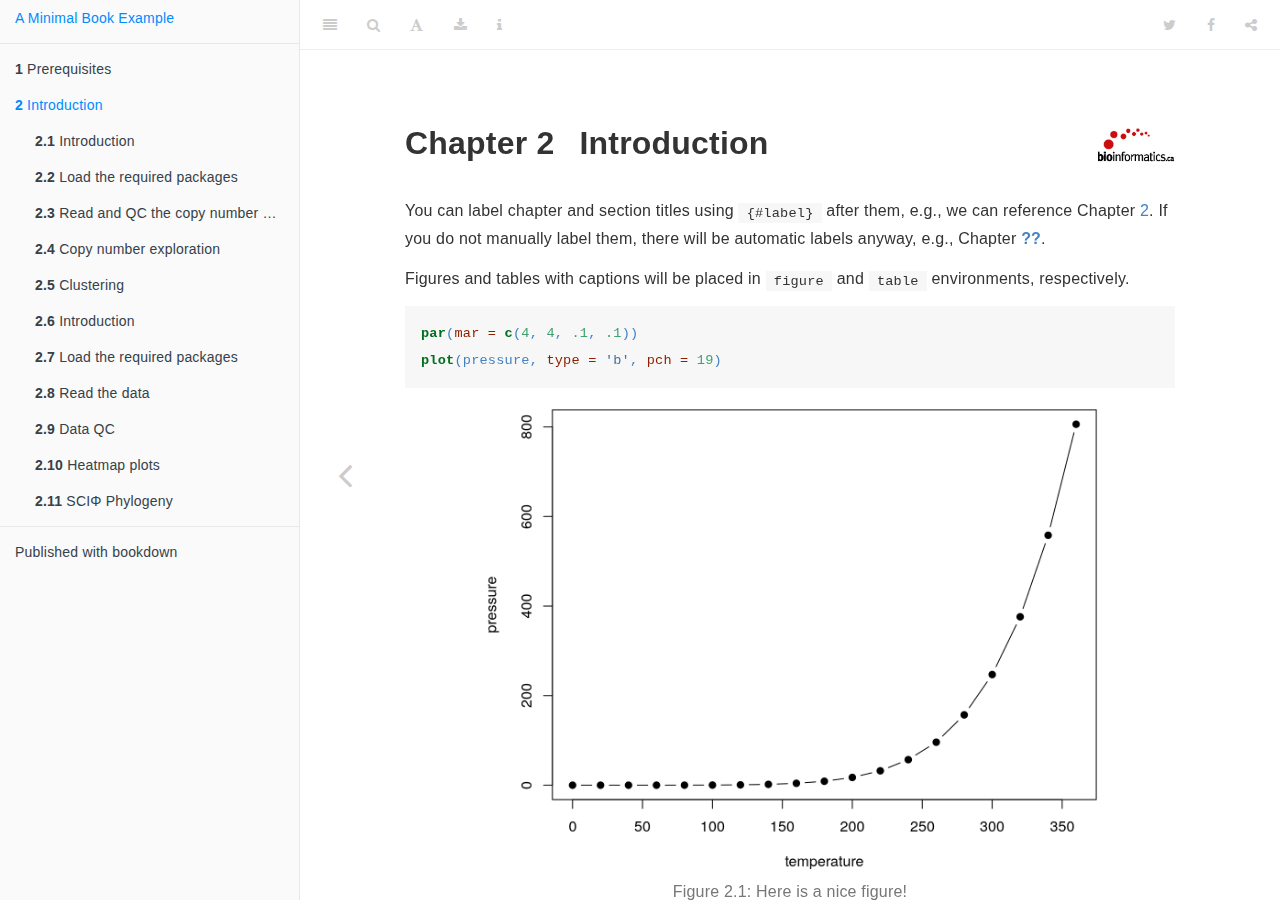
<file: book/_book/intro.html>
<!DOCTYPE html>
<html lang="" xml:lang="">
<head>

  <meta charset="utf-8" />
  <meta http-equiv="X-UA-Compatible" content="IE=edge" />
  <title>Chapter 2 Introduction | A Minimal Book Example</title>
  <meta name="description" content="This is a minimal example of using the bookdown package to write a book. The output format for this example is bookdown::gitbook." />
  <meta name="generator" content="bookdown 0.22 and GitBook 2.6.7" />

  <meta property="og:title" content="Chapter 2 Introduction | A Minimal Book Example" />
  <meta property="og:type" content="book" />
  
  
  <meta property="og:description" content="This is a minimal example of using the bookdown package to write a book. The output format for this example is bookdown::gitbook." />
  

  <meta name="twitter:card" content="summary" />
  <meta name="twitter:title" content="Chapter 2 Introduction | A Minimal Book Example" />
  
  <meta name="twitter:description" content="This is a minimal example of using the bookdown package to write a book. The output format for this example is bookdown::gitbook." />
  

<meta name="author" content="Yihui Xie" />


<meta name="date" content="2021-06-06" />

  <meta name="viewport" content="width=device-width, initial-scale=1" />
  <meta name="apple-mobile-web-app-capable" content="yes" />
  <meta name="apple-mobile-web-app-status-bar-style" content="black" />
  
  
<link rel="prev" href="index.html"/>

<script src="libs/jquery-2.2.3/jquery.min.js"></script>
<link href="libs/gitbook-2.6.7/css/style.css" rel="stylesheet" />
<link href="libs/gitbook-2.6.7/css/plugin-table.css" rel="stylesheet" />
<link href="libs/gitbook-2.6.7/css/plugin-bookdown.css" rel="stylesheet" />
<link href="libs/gitbook-2.6.7/css/plugin-highlight.css" rel="stylesheet" />
<link href="libs/gitbook-2.6.7/css/plugin-search.css" rel="stylesheet" />
<link href="libs/gitbook-2.6.7/css/plugin-fontsettings.css" rel="stylesheet" />
<link href="libs/gitbook-2.6.7/css/plugin-clipboard.css" rel="stylesheet" />









<link href="libs/anchor-sections-1.0.1/anchor-sections.css" rel="stylesheet" />
<script src="libs/anchor-sections-1.0.1/anchor-sections.js"></script>


<style type="text/css">
a.sourceLine { display: inline-block; line-height: 1.25; }
a.sourceLine { pointer-events: none; color: inherit; text-decoration: inherit; }
a.sourceLine:empty { height: 1.2em; }
.sourceCode { overflow: visible; }
code.sourceCode { white-space: pre; position: relative; }
pre.sourceCode { margin: 0; }
@media screen {
div.sourceCode { overflow: auto; }
}
@media print {
code.sourceCode { white-space: pre-wrap; }
a.sourceLine { text-indent: -1em; padding-left: 1em; }
}
pre.numberSource a.sourceLine
  { position: relative; left: -4em; }
pre.numberSource a.sourceLine::before
  { content: attr(data-line-number);
    position: relative; left: -1em; text-align: right; vertical-align: baseline;
    border: none; pointer-events: all; display: inline-block;
    -webkit-touch-callout: none; -webkit-user-select: none;
    -khtml-user-select: none; -moz-user-select: none;
    -ms-user-select: none; user-select: none;
    padding: 0 4px; width: 4em;
    color: #aaaaaa;
  }
pre.numberSource { margin-left: 3em; border-left: 1px solid #aaaaaa;  padding-left: 4px; }
div.sourceCode
  {  }
@media screen {
a.sourceLine::before { text-decoration: underline; }
}
code span.al { color: #ff0000; font-weight: bold; } /* Alert */
code span.an { color: #60a0b0; font-weight: bold; font-style: italic; } /* Annotation */
code span.at { color: #7d9029; } /* Attribute */
code span.bn { color: #40a070; } /* BaseN */
code span.bu { } /* BuiltIn */
code span.cf { color: #007020; font-weight: bold; } /* ControlFlow */
code span.ch { color: #4070a0; } /* Char */
code span.cn { color: #880000; } /* Constant */
code span.co { color: #60a0b0; font-style: italic; } /* Comment */
code span.cv { color: #60a0b0; font-weight: bold; font-style: italic; } /* CommentVar */
code span.do { color: #ba2121; font-style: italic; } /* Documentation */
code span.dt { color: #902000; } /* DataType */
code span.dv { color: #40a070; } /* DecVal */
code span.er { color: #ff0000; font-weight: bold; } /* Error */
code span.ex { } /* Extension */
code span.fl { color: #40a070; } /* Float */
code span.fu { color: #06287e; } /* Function */
code span.im { } /* Import */
code span.in { color: #60a0b0; font-weight: bold; font-style: italic; } /* Information */
code span.kw { color: #007020; font-weight: bold; } /* Keyword */
code span.op { color: #666666; } /* Operator */
code span.ot { color: #007020; } /* Other */
code span.pp { color: #bc7a00; } /* Preprocessor */
code span.sc { color: #4070a0; } /* SpecialChar */
code span.ss { color: #bb6688; } /* SpecialString */
code span.st { color: #4070a0; } /* String */
code span.va { color: #19177c; } /* Variable */
code span.vs { color: #4070a0; } /* VerbatimString */
code span.wa { color: #60a0b0; font-weight: bold; font-style: italic; } /* Warning */
</style>


<link rel="stylesheet" href="style.css" type="text/css" />
</head>

<body>



  <div class="book without-animation with-summary font-size-2 font-family-1" data-basepath=".">

    <div class="book-summary">
      <nav role="navigation">

<ul class="summary">
<li><a href="./">A Minimal Book Example</a></li>

<li class="divider"></li>
<li class="chapter" data-level="1" data-path="index.html"><a href="index.html"><i class="fa fa-check"></i><b>1</b> Prerequisites</a></li>
<li class="chapter" data-level="2" data-path="intro.html"><a href="intro.html"><i class="fa fa-check"></i><b>2</b> Introduction</a><ul>
<li class="chapter" data-level="2.1" data-path="intro.html"><a href="intro.html#introduction"><i class="fa fa-check"></i><b>2.1</b> Introduction</a></li>
<li class="chapter" data-level="2.2" data-path="intro.html"><a href="intro.html#load-the-required-packages"><i class="fa fa-check"></i><b>2.2</b> Load the required packages</a></li>
<li class="chapter" data-level="2.3" data-path="intro.html"><a href="intro.html#read-and-qc-the-copy-number-data"><i class="fa fa-check"></i><b>2.3</b> Read and QC the copy number data</a></li>
<li class="chapter" data-level="2.4" data-path="intro.html"><a href="intro.html#copy-number-exploration"><i class="fa fa-check"></i><b>2.4</b> Copy number exploration</a></li>
<li class="chapter" data-level="2.5" data-path="intro.html"><a href="intro.html#clustering"><i class="fa fa-check"></i><b>2.5</b> Clustering</a></li>
<li class="chapter" data-level="2.6" data-path="intro.html"><a href="intro.html#introduction-1"><i class="fa fa-check"></i><b>2.6</b> Introduction</a></li>
<li class="chapter" data-level="2.7" data-path="intro.html"><a href="intro.html#load-the-required-packages-1"><i class="fa fa-check"></i><b>2.7</b> Load the required packages</a></li>
<li class="chapter" data-level="2.8" data-path="intro.html"><a href="intro.html#read-the-data"><i class="fa fa-check"></i><b>2.8</b> Read the data</a></li>
<li class="chapter" data-level="2.9" data-path="intro.html"><a href="intro.html#data-qc"><i class="fa fa-check"></i><b>2.9</b> Data QC</a></li>
<li class="chapter" data-level="2.10" data-path="intro.html"><a href="intro.html#heatmap-plots"><i class="fa fa-check"></i><b>2.10</b> Heatmap plots</a></li>
<li class="chapter" data-level="2.11" data-path="intro.html"><a href="intro.html#sciφ-phylogeny"><i class="fa fa-check"></i><b>2.11</b> SCIΦ Phylogeny</a></li>
</ul></li>
<li class="divider"></li>
<li><a href="https://github.com/rstudio/bookdown" target="blank">Published with bookdown</a></li>

</ul>

      </nav>
    </div>

    <div class="book-body">
      <div class="body-inner">
        <div class="book-header" role="navigation">
          <h1>
            <i class="fa fa-circle-o-notch fa-spin"></i><a href="./">A Minimal Book Example</a>
          </h1>
        </div>

        <div class="page-wrapper" tabindex="-1" role="main">
          <div class="page-inner">

            <section class="normal" id="section-">
<div id="intro" class="section level1">
<h1><span class="header-section-number">Chapter 2</span> Introduction</h1>
<p>You can label chapter and section titles using <code>{#label}</code> after them, e.g., we can reference Chapter <a href="intro.html#intro">2</a>. If you do not manually label them, there will be automatic labels anyway, e.g., Chapter <a href="#methods"><strong>??</strong></a>.</p>
<p>Figures and tables with captions will be placed in <code>figure</code> and <code>table</code> environments, respectively.</p>
<div class="sourceCode" id="cb2"><pre class="sourceCode r"><code class="sourceCode r"><a class="sourceLine" id="cb2-1" data-line-number="1"><span class="kw">par</span>(<span class="dt">mar =</span> <span class="kw">c</span>(<span class="dv">4</span>, <span class="dv">4</span>, <span class="fl">.1</span>, <span class="fl">.1</span>))</a>
<a class="sourceLine" id="cb2-2" data-line-number="2"><span class="kw">plot</span>(pressure, <span class="dt">type =</span> <span class="st">&#39;b&#39;</span>, <span class="dt">pch =</span> <span class="dv">19</span>)</a></code></pre></div>
<div class="figure" style="text-align: center"><span id="fig:nice-fig"></span>
<img src="book_files/figure-html/nice-fig-1.png" alt="Here is a nice figure!" width="80%" />
<p class="caption">
Figure 2.1: Here is a nice figure!
</p>
</div>
<p>Reference a figure by its code chunk label with the <code>fig:</code> prefix, e.g., see Figure <a href="intro.html#fig:nice-fig">2.1</a>. Similarly, you can reference tables generated from <code>knitr::kable()</code>, e.g., see Table <a href="intro.html#tab:nice-tab">2.1</a>.</p>
<div class="sourceCode" id="cb3"><pre class="sourceCode r"><code class="sourceCode r"><a class="sourceLine" id="cb3-1" data-line-number="1">knitr<span class="op">::</span><span class="kw">kable</span>(</a>
<a class="sourceLine" id="cb3-2" data-line-number="2">  <span class="kw">head</span>(iris, <span class="dv">20</span>), <span class="dt">caption =</span> <span class="st">&#39;Here is a nice table!&#39;</span>,</a>
<a class="sourceLine" id="cb3-3" data-line-number="3">  <span class="dt">booktabs =</span> <span class="ot">TRUE</span></a>
<a class="sourceLine" id="cb3-4" data-line-number="4">)</a></code></pre></div>
<table>
<caption><span id="tab:nice-tab">Table 2.1: </span>Here is a nice table!</caption>
<thead>
<tr class="header">
<th align="right">Sepal.Length</th>
<th align="right">Sepal.Width</th>
<th align="right">Petal.Length</th>
<th align="right">Petal.Width</th>
<th align="left">Species</th>
</tr>
</thead>
<tbody>
<tr class="odd">
<td align="right">5.1</td>
<td align="right">3.5</td>
<td align="right">1.4</td>
<td align="right">0.2</td>
<td align="left">setosa</td>
</tr>
<tr class="even">
<td align="right">4.9</td>
<td align="right">3.0</td>
<td align="right">1.4</td>
<td align="right">0.2</td>
<td align="left">setosa</td>
</tr>
<tr class="odd">
<td align="right">4.7</td>
<td align="right">3.2</td>
<td align="right">1.3</td>
<td align="right">0.2</td>
<td align="left">setosa</td>
</tr>
<tr class="even">
<td align="right">4.6</td>
<td align="right">3.1</td>
<td align="right">1.5</td>
<td align="right">0.2</td>
<td align="left">setosa</td>
</tr>
<tr class="odd">
<td align="right">5.0</td>
<td align="right">3.6</td>
<td align="right">1.4</td>
<td align="right">0.2</td>
<td align="left">setosa</td>
</tr>
<tr class="even">
<td align="right">5.4</td>
<td align="right">3.9</td>
<td align="right">1.7</td>
<td align="right">0.4</td>
<td align="left">setosa</td>
</tr>
<tr class="odd">
<td align="right">4.6</td>
<td align="right">3.4</td>
<td align="right">1.4</td>
<td align="right">0.3</td>
<td align="left">setosa</td>
</tr>
<tr class="even">
<td align="right">5.0</td>
<td align="right">3.4</td>
<td align="right">1.5</td>
<td align="right">0.2</td>
<td align="left">setosa</td>
</tr>
<tr class="odd">
<td align="right">4.4</td>
<td align="right">2.9</td>
<td align="right">1.4</td>
<td align="right">0.2</td>
<td align="left">setosa</td>
</tr>
<tr class="even">
<td align="right">4.9</td>
<td align="right">3.1</td>
<td align="right">1.5</td>
<td align="right">0.1</td>
<td align="left">setosa</td>
</tr>
<tr class="odd">
<td align="right">5.4</td>
<td align="right">3.7</td>
<td align="right">1.5</td>
<td align="right">0.2</td>
<td align="left">setosa</td>
</tr>
<tr class="even">
<td align="right">4.8</td>
<td align="right">3.4</td>
<td align="right">1.6</td>
<td align="right">0.2</td>
<td align="left">setosa</td>
</tr>
<tr class="odd">
<td align="right">4.8</td>
<td align="right">3.0</td>
<td align="right">1.4</td>
<td align="right">0.1</td>
<td align="left">setosa</td>
</tr>
<tr class="even">
<td align="right">4.3</td>
<td align="right">3.0</td>
<td align="right">1.1</td>
<td align="right">0.1</td>
<td align="left">setosa</td>
</tr>
<tr class="odd">
<td align="right">5.8</td>
<td align="right">4.0</td>
<td align="right">1.2</td>
<td align="right">0.2</td>
<td align="left">setosa</td>
</tr>
<tr class="even">
<td align="right">5.7</td>
<td align="right">4.4</td>
<td align="right">1.5</td>
<td align="right">0.4</td>
<td align="left">setosa</td>
</tr>
<tr class="odd">
<td align="right">5.4</td>
<td align="right">3.9</td>
<td align="right">1.3</td>
<td align="right">0.4</td>
<td align="left">setosa</td>
</tr>
<tr class="even">
<td align="right">5.1</td>
<td align="right">3.5</td>
<td align="right">1.4</td>
<td align="right">0.3</td>
<td align="left">setosa</td>
</tr>
<tr class="odd">
<td align="right">5.7</td>
<td align="right">3.8</td>
<td align="right">1.7</td>
<td align="right">0.3</td>
<td align="left">setosa</td>
</tr>
<tr class="even">
<td align="right">5.1</td>
<td align="right">3.8</td>
<td align="right">1.5</td>
<td align="right">0.3</td>
<td align="left">setosa</td>
</tr>
</tbody>
</table>
<p>You can write citations, too. For example, we are using the <strong>bookdown</strong> package <span class="citation">(Xie <a href="#ref-R-bookdown">2021</a>)</span> in this sample book, which was built on top of R Markdown and <strong>knitr</strong> <span class="citation">(Xie <a href="#ref-xie2015">2015</a>)</span>.</p>

<div id="introduction" class="section level2">
<h2><span class="header-section-number">2.1</span> Introduction</h2>
<p>In this tutorial we will analyze the OV2295 cell line DLP data from the paper “Clonal Decomposition and DNA Replication States Defined by Scaled Single-Cell Genome Sequencing”, Laks et al. (2019) <a href="https://doi.org/10.1016/j.cell.2019.10.026" class="uri">https://doi.org/10.1016/j.cell.2019.10.026</a>. The OV2295 cell lines were generated from a primary, metastasis and relapse specimens obtained from a patient with high grade serous ovarian cancer (see Létourneau et al. (2012), <a href="https://doi.org/10.1186/1471-2407-12-379" class="uri">https://doi.org/10.1186/1471-2407-12-379</a>). The cell lines have a high degree of genomic instability, and significant genomic heterogeneity including with respect to large chromosomal changes. The data from the Laks et al. paper is deposited in zenodo (<a href="https://doi.org/10.5281/zenodo.3445364" class="uri">https://doi.org/10.5281/zenodo.3445364</a>).</p>
</div>
<div id="load-the-required-packages" class="section level2">
<h2><span class="header-section-number">2.2</span> Load the required packages</h2>
<p>This tutorial will rely heavily on the <a href="https://www.tidyverse.org/">tidyverse</a> packages including <a href="https://ggplot2.tidyverse.org/">ggplot2</a>. Heatmap plotting will use <a href="https://jokergoo.github.io/ComplexHeatmap-reference/book/">ComplexHeatmap</a> and manipulation of genomic segment data will be done with <a href="https://bioconductor.org/packages/release/bioc/vignettes/GenomicRanges/inst/doc/GenomicRangesIntroduction.html">GenomicRanges</a>.</p>
<div class="sourceCode" id="cb4"><pre class="sourceCode r"><code class="sourceCode r"><a class="sourceLine" id="cb4-1" data-line-number="1"><span class="kw">library</span>(tidyverse)</a>
<a class="sourceLine" id="cb4-2" data-line-number="2"><span class="kw">library</span>(RColorBrewer)</a>
<a class="sourceLine" id="cb4-3" data-line-number="3"><span class="kw">library</span>(vroom)</a>
<a class="sourceLine" id="cb4-4" data-line-number="4"><span class="kw">library</span>(ggExtra)</a>
<a class="sourceLine" id="cb4-5" data-line-number="5"><span class="kw">library</span>(grid)</a>
<a class="sourceLine" id="cb4-6" data-line-number="6"><span class="kw">library</span>(factoextra)</a>
<a class="sourceLine" id="cb4-7" data-line-number="7"><span class="kw">library</span>(igraph)</a>
<a class="sourceLine" id="cb4-8" data-line-number="8"><span class="kw">library</span>(bluster)</a>
<a class="sourceLine" id="cb4-9" data-line-number="9"><span class="kw">library</span>(ggbeeswarm)</a>
<a class="sourceLine" id="cb4-10" data-line-number="10"><span class="kw">library</span>(umap)</a>
<a class="sourceLine" id="cb4-11" data-line-number="11"><span class="kw">library</span>(cluster)</a>
<a class="sourceLine" id="cb4-12" data-line-number="12"><span class="kw">library</span>(Homo.sapiens)</a>
<a class="sourceLine" id="cb4-13" data-line-number="13"><span class="kw">library</span>(ggpubr)</a></code></pre></div>
</div>
<div id="read-and-qc-the-copy-number-data" class="section level2">
<h2><span class="header-section-number">2.3</span> Read and QC the copy number data</h2>
<p>This data is available from zenodo and can be downloaded with:
<code>wget &quot;https://zenodo.org/record/3445364/files/ov2295_cell_cn.csv.gz&quot;</code>
<code>wget &quot;https://zenodo.org/record/3445364/files/ov2295_cell_metrics.csv.gz&quot;</code></p>
<p>The data was analyzed using the DLP single_cell_pipeline: <a href="https://github.com/shahcompbio/single_cell_pipeline" class="uri">https://github.com/shahcompbio/single_cell_pipeline</a>.</p>
<p>We will first read the metrics data, assess the quality of the cells and filter where necessary. The metrics file provided by the many columns but we will focus on quality and total_reads for filtering. Quality is calculated using a classifier trained on manually curated cell quality calls and uses many of the other metrics as features.</p>
<div class="sourceCode" id="cb5"><pre class="sourceCode r"><code class="sourceCode r"><a class="sourceLine" id="cb5-1" data-line-number="1">metrics &lt;-<span class="st"> </span><span class="kw">vroom</span>(<span class="st">&quot;ov2295_cell_metrics.csv.gz&quot;</span>)</a>
<a class="sourceLine" id="cb5-2" data-line-number="2">metrics <span class="op">%&gt;%</span><span class="st"> </span><span class="kw">head</span>()</a></code></pre></div>
<pre><code>## # A tibble: 6 x 55
##   cell_id      unpaired_mapped_r… paired_mapped_rea… unpaired_duplicat… paired_duplicate_… unmapped_reads percent_duplicate…
##   &lt;chr&gt;                     &lt;dbl&gt;              &lt;dbl&gt;              &lt;dbl&gt;              &lt;dbl&gt;          &lt;dbl&gt;              &lt;dbl&gt;
## 1 SA922-A9055…              70068            2462814              19418             711792         352397             0.290 
## 2 SA922-A9055…              49767            2723310              19848             701345         588432             0.261 
## 3 SA922-A9055…               1113               5605                198                 70        1261949             0.0281
## 4 SA922-A9055…             113421            5554326              44742            1636879         905778             0.297 
## 5 SA922-A9055…               1054              20043                 25                608         567186             0.0319
## 6 SA922-A9055…               1545              30598                171               1752        1469497             0.0605
## # … with 48 more variables: estimated_library_size &lt;dbl&gt;, total_reads &lt;dbl&gt;, total_mapped_reads &lt;dbl&gt;,
## #   total_duplicate_reads &lt;dbl&gt;, total_properly_paired &lt;dbl&gt;, coverage_breadth &lt;dbl&gt;, coverage_depth &lt;dbl&gt;,
## #   median_insert_size &lt;dbl&gt;, mean_insert_size &lt;dbl&gt;, standard_deviation_insert_size &lt;dbl&gt;, index_sequence &lt;chr&gt;,
## #   column &lt;dbl&gt;, img_col &lt;dbl&gt;, index_i5 &lt;chr&gt;, sample_type &lt;chr&gt;, primer_i7 &lt;chr&gt;, experimental_condition &lt;chr&gt;,
## #   index_i7 &lt;chr&gt;, cell_call &lt;chr&gt;, sample_id &lt;chr&gt;, primer_i5 &lt;chr&gt;, row &lt;dbl&gt;, library_id &lt;chr&gt;, index &lt;dbl&gt;,
## #   multiplier &lt;dbl&gt;, MSRSI_non_integerness &lt;dbl&gt;, MBRSI_dispersion_non_integerness &lt;dbl&gt;, MBRSM_dispersion &lt;dbl&gt;,
## #   autocorrelation_hmmcopy &lt;dbl&gt;, cv_hmmcopy &lt;dbl&gt;, empty_bins_hmmcopy &lt;dbl&gt;, mad_hmmcopy &lt;dbl&gt;,
## #   mean_hmmcopy_reads_per_bin &lt;dbl&gt;, median_hmmcopy_reads_per_bin &lt;dbl&gt;, std_hmmcopy_reads_per_bin &lt;dbl&gt;,
## #   total_mapped_reads_hmmcopy &lt;dbl&gt;, total_halfiness &lt;dbl&gt;, scaled_halfiness &lt;dbl&gt;, mean_state_mads &lt;dbl&gt;,
## #   mean_state_vars &lt;dbl&gt;, mad_neutral_state &lt;dbl&gt;, breakpoints &lt;dbl&gt;, mean_copy &lt;dbl&gt;, state_mode &lt;dbl&gt;,
## #   log_likelihood &lt;dbl&gt;, true_multiplier &lt;dbl&gt;, quality &lt;dbl&gt;, order &lt;dbl&gt;</code></pre>
<p>Plot a scatterplot of quality by total reads with marginals on the axes. The cloud of cells with significant read count and quality less than 0.75 are cells for which we cannot effectively predict copy number. These cells could either be cycling, or for which the genomic DNA degraded significantly prior to sequencing, or for which tagmentation failed.</p>
<p>The plots in this notebook will be using ggplot extensively. I recommend the r4ds tutorials (<a href="https://r4ds.had.co.nz/data-visualisation.html" class="uri">https://r4ds.had.co.nz/data-visualisation.html</a>) and the ggplot cheat sheet (<a href="https://github.com/rstudio/cheatsheets/blob/master/data-visualization-2.1.pdf" class="uri">https://github.com/rstudio/cheatsheets/blob/master/data-visualization-2.1.pdf</a>) for further reference.</p>
<div class="sourceCode" id="cb7"><pre class="sourceCode r"><code class="sourceCode r"><a class="sourceLine" id="cb7-1" data-line-number="1">p &lt;-<span class="st"> </span>metrics <span class="op">%&gt;%</span></a>
<a class="sourceLine" id="cb7-2" data-line-number="2"><span class="st">  </span><span class="kw">ggplot</span>(<span class="dt">mapping =</span> <span class="kw">aes</span>(<span class="dt">x=</span>quality, <span class="dt">y=</span>total_reads)) <span class="op">+</span><span class="st"> </span></a>
<a class="sourceLine" id="cb7-3" data-line-number="3"><span class="st">  </span><span class="kw">geom_point</span>() <span class="op">+</span></a>
<a class="sourceLine" id="cb7-4" data-line-number="4"><span class="st">  </span><span class="kw">theme</span>(<span class="dt">legend.position =</span> <span class="st">&quot;left&quot;</span>)</a>
<a class="sourceLine" id="cb7-5" data-line-number="5"><span class="kw">ggMarginal</span>(p, <span class="dt">type=</span><span class="st">&quot;histogram&quot;</span>)</a></code></pre></div>
<p><img src="book_files/figure-html/unnamed-chunk-5-1.png" width="672" /></p>
<p>Filter reads based on a quality threshold of 0.85 and a total read count threshold of 500k reads. Also filter control cells based on the experimental_condition and sample_id columns.</p>
<div class="sourceCode" id="cb8"><pre class="sourceCode r"><code class="sourceCode r"><a class="sourceLine" id="cb8-1" data-line-number="1">metrics &lt;-<span class="st"> </span>metrics <span class="op">%&gt;%</span><span class="st"> </span><span class="kw">filter</span>(</a>
<a class="sourceLine" id="cb8-2" data-line-number="2">  quality <span class="op">&gt;=</span><span class="st"> </span><span class="fl">0.85</span>,</a>
<a class="sourceLine" id="cb8-3" data-line-number="3">  total_reads <span class="op">&gt;</span><span class="st"> </span><span class="dv">500000</span>,</a>
<a class="sourceLine" id="cb8-4" data-line-number="4">  <span class="op">!</span>(experimental_condition <span class="op">%in%</span><span class="st"> </span><span class="kw">c</span>(<span class="st">&quot;GM&quot;</span>, <span class="st">&quot;gDNA&quot;</span>)),</a>
<a class="sourceLine" id="cb8-5" data-line-number="5">  sample_id <span class="op">%in%</span><span class="st"> </span><span class="kw">c</span>(<span class="st">&quot;SA1090&quot;</span>, <span class="st">&quot;SA921&quot;</span>, <span class="st">&quot;SA922&quot;</span>))</a></code></pre></div>
<p>Read in the copy number data. Using vroom::vroom will significantly speed up data loading and using factors for chr and cell_id and ignoring irrelevant columns will reduce the memory footprint.</p>
<div class="sourceCode" id="cb9"><pre class="sourceCode r"><code class="sourceCode r"><a class="sourceLine" id="cb9-1" data-line-number="1">cn &lt;-<span class="st"> </span><span class="kw">vroom</span>(</a>
<a class="sourceLine" id="cb9-2" data-line-number="2">  <span class="st">&#39;ov2295_cell_cn.csv.gz&#39;</span>,</a>
<a class="sourceLine" id="cb9-3" data-line-number="3">  <span class="dt">col_types =</span> <span class="kw">cols</span>(</a>
<a class="sourceLine" id="cb9-4" data-line-number="4">    <span class="dt">chr =</span> <span class="kw">col_factor</span>(<span class="ot">NULL</span>),</a>
<a class="sourceLine" id="cb9-5" data-line-number="5">    <span class="dt">cell_id =</span> <span class="kw">col_factor</span>(<span class="ot">NULL</span>)</a>
<a class="sourceLine" id="cb9-6" data-line-number="6">  ),</a>
<a class="sourceLine" id="cb9-7" data-line-number="7">  <span class="dt">col_select =</span> <span class="kw">c</span>(</a>
<a class="sourceLine" id="cb9-8" data-line-number="8">    chr,</a>
<a class="sourceLine" id="cb9-9" data-line-number="9">    start,</a>
<a class="sourceLine" id="cb9-10" data-line-number="10">    end,</a>
<a class="sourceLine" id="cb9-11" data-line-number="11">    reads,</a>
<a class="sourceLine" id="cb9-12" data-line-number="12">    copy,</a>
<a class="sourceLine" id="cb9-13" data-line-number="13">    state,</a>
<a class="sourceLine" id="cb9-14" data-line-number="14">    cell_id</a>
<a class="sourceLine" id="cb9-15" data-line-number="15">  )</a>
<a class="sourceLine" id="cb9-16" data-line-number="16">)</a></code></pre></div>
<p>Subset copy number data by the filtered cell ids in the metrics table.</p>
<div class="sourceCode" id="cb10"><pre class="sourceCode r"><code class="sourceCode r"><a class="sourceLine" id="cb10-1" data-line-number="1">cn &lt;-<span class="st"> </span>cn <span class="op">%&gt;%</span><span class="st"> </span><span class="kw">inner_join</span>(metrics[, <span class="kw">c</span>(<span class="st">&quot;cell_id&quot;</span>, <span class="st">&quot;sample_id&quot;</span>)], <span class="dt">by =</span> <span class="st">&quot;cell_id&quot;</span>)</a>
<a class="sourceLine" id="cb10-2" data-line-number="2">cn <span class="op">%&gt;%</span><span class="st"> </span><span class="kw">head</span>()</a></code></pre></div>
<pre><code>## # A tibble: 6 x 8
##   chr     start     end reads  copy state cell_id               sample_id
##   &lt;fct&gt;   &lt;dbl&gt;   &lt;dbl&gt; &lt;dbl&gt; &lt;dbl&gt; &lt;dbl&gt; &lt;chr&gt;                 &lt;chr&gt;    
## 1 1           1  500000    22 NA        5 SA922-A90554B-R28-C09 SA922    
## 2 1      500001 1000000   609 NA        5 SA922-A90554B-R28-C09 SA922    
## 3 1     1000001 1500000   752  4.57     5 SA922-A90554B-R28-C09 SA922    
## 4 1     1500001 2000000   672  3.47     5 SA922-A90554B-R28-C09 SA922    
## 5 1     2000001 2500000   931  5.57     5 SA922-A90554B-R28-C09 SA922    
## 6 1     2500001 3000000   794 NA        5 SA922-A90554B-R28-C09 SA922</code></pre>
</div>
<div id="copy-number-exploration" class="section level2">
<h2><span class="header-section-number">2.4</span> Copy number exploration</h2>
<p>We will plot cells using a scatter plot of normalized binned read count data. The data has been processed through HMMCopy analysis as part of the DLP single cell pipeline. The state column contains the prediction of integer copy number state for each cell. The copy column is raw read count normalized for ploidy, gc, and mappability. We will plot copy on the y axis and color by state, and wrap the plotting code in a function for use below.</p>
<div class="sourceCode" id="cb12"><pre class="sourceCode r"><code class="sourceCode r"><a class="sourceLine" id="cb12-1" data-line-number="1">plot_profile &lt;-<span class="st"> </span><span class="cf">function</span>(cn) {</a>
<a class="sourceLine" id="cb12-2" data-line-number="2">  cn.colors &lt;-<span class="st"> </span><span class="kw">c</span>(<span class="kw">rev</span>(<span class="kw">brewer.pal</span>(<span class="dt">n =</span> <span class="dv">3</span>, <span class="st">&quot;Blues&quot;</span>))[<span class="dv">1</span><span class="op">:</span><span class="dv">2</span>], <span class="st">&quot;#CCCCCC&quot;</span>, <span class="kw">tail</span>(<span class="kw">brewer.pal</span>(<span class="dt">n =</span> <span class="dv">8</span>, <span class="st">&quot;OrRd&quot;</span>), <span class="dv">6</span>))</a>
<a class="sourceLine" id="cb12-3" data-line-number="3">  cn.colors &lt;-<span class="st"> </span><span class="kw">c</span>(cn.colors, cn.colors[<span class="kw">c</span>(<span class="dv">9</span>, <span class="dv">9</span>, <span class="dv">9</span>, <span class="dv">9</span>)])</a>
<a class="sourceLine" id="cb12-4" data-line-number="4">  <span class="kw">names</span>(cn.colors) &lt;-<span class="st"> </span><span class="dv">0</span><span class="op">:</span><span class="dv">12</span></a>
<a class="sourceLine" id="cb12-5" data-line-number="5"></a>
<a class="sourceLine" id="cb12-6" data-line-number="6">  cn <span class="op">%&gt;%</span></a>
<a class="sourceLine" id="cb12-7" data-line-number="7"><span class="st">    </span><span class="kw">mutate</span>(<span class="dt">cn_state =</span> <span class="kw">factor</span>(state, <span class="kw">names</span>(cn.colors))) <span class="op">%&gt;%</span></a>
<a class="sourceLine" id="cb12-8" data-line-number="8"><span class="st">    </span><span class="kw">mutate</span>(<span class="dt">chr =</span> <span class="kw">factor</span>(chr, <span class="dt">levels =</span> <span class="kw">c</span>(<span class="dv">1</span><span class="op">:</span><span class="dv">22</span>, <span class="st">&quot;X&quot;</span>, <span class="st">&quot;Y&quot;</span>))) <span class="op">%&gt;%</span></a>
<a class="sourceLine" id="cb12-9" data-line-number="9"><span class="st">    </span><span class="kw">ggplot</span>() <span class="op">+</span></a>
<a class="sourceLine" id="cb12-10" data-line-number="10"><span class="st">      </span><span class="kw">geom_point</span>(<span class="dt">mapping =</span> <span class="kw">aes</span>(<span class="dt">x =</span> start, <span class="dt">y =</span> copy, <span class="dt">colour =</span> cn_state), <span class="dt">size =</span> <span class="fl">0.5</span>) <span class="op">+</span></a>
<a class="sourceLine" id="cb12-11" data-line-number="11"><span class="st">      </span><span class="kw">facet_grid</span>(<span class="op">~</span>chr, <span class="dt">scales =</span> <span class="st">&quot;free_x&quot;</span>, <span class="dt">space=</span><span class="st">&quot;free_x&quot;</span>, <span class="dt">switch =</span> <span class="st">&quot;x&quot;</span>) <span class="op">+</span></a>
<a class="sourceLine" id="cb12-12" data-line-number="12"><span class="st">      </span><span class="kw">theme</span>(<span class="dt">panel.spacing =</span> <span class="kw">unit</span>(<span class="fl">0.05</span>, <span class="st">&quot;cm&quot;</span>)) <span class="op">+</span></a>
<a class="sourceLine" id="cb12-13" data-line-number="13"><span class="st">      </span><span class="kw">scale_x_continuous</span>(<span class="dt">breaks =</span> <span class="kw">c</span>()) <span class="op">+</span></a>
<a class="sourceLine" id="cb12-14" data-line-number="14"><span class="st">      </span><span class="kw">scale_color_manual</span>(<span class="dt">values =</span> cn.colors, <span class="dt">labels =</span> <span class="kw">names</span>(cn.colors), <span class="dt">drop =</span> <span class="ot">FALSE</span>) <span class="op">+</span></a>
<a class="sourceLine" id="cb12-15" data-line-number="15"><span class="st">      </span><span class="kw">scale_y_continuous</span>(<span class="dt">breaks =</span> <span class="kw">seq</span>(<span class="dv">0</span>, <span class="dv">8</span>, <span class="dt">by =</span> <span class="dv">1</span>), <span class="dt">limit =</span> <span class="kw">c</span>(<span class="dv">0</span>, <span class="dv">8</span>)) <span class="op">+</span></a>
<a class="sourceLine" id="cb12-16" data-line-number="16"><span class="st">      </span><span class="kw">xlab</span>(<span class="st">&#39;chromosome&#39;</span>)</a>
<a class="sourceLine" id="cb12-17" data-line-number="17">}</a>
<a class="sourceLine" id="cb12-18" data-line-number="18"></a>
<a class="sourceLine" id="cb12-19" data-line-number="19">plot_cell &lt;-<span class="st"> </span><span class="cf">function</span>(cn, plot_cell_id) {</a>
<a class="sourceLine" id="cb12-20" data-line-number="20">  <span class="kw">filter</span>(cn, cell_id <span class="op">==</span><span class="st"> </span>plot_cell_id) <span class="op">%&gt;%</span><span class="st"> </span><span class="kw">plot_profile</span>()</a>
<a class="sourceLine" id="cb12-21" data-line-number="21">}</a></code></pre></div>
<p>The first cell we will plot is a near diploid cell with some amplified regions and many LOH regions including chromosome 17. The chromosome 17 LOH overlaps with a deliterious TP53 mutation, as is typical of high grade serous ovarian cancers.</p>
<div class="sourceCode" id="cb13"><pre class="sourceCode r"><code class="sourceCode r"><a class="sourceLine" id="cb13-1" data-line-number="1"><span class="kw">plot_cell</span>(cn, <span class="st">&quot;SA1090-A96213A-R30-C61&quot;</span>)</a></code></pre></div>
<pre><code>## Warning: Removed 740 rows containing missing values (geom_point).</code></pre>
<p><img src="book_files/figure-html/unnamed-chunk-10-1.png" width="672" />
A second cell from the same cell line appears to be baseline tetraploid. Many of the amplified or deleted regions overlap with those of the diploid baseline cell. Copy 3 regions on chromosome 2 and 15 support the tetraploid solution.</p>
<div class="sourceCode" id="cb15"><pre class="sourceCode r"><code class="sourceCode r"><a class="sourceLine" id="cb15-1" data-line-number="1"><span class="kw">plot_cell</span>(cn, <span class="st">&quot;SA1090-A96213A-R28-C68&quot;</span>)</a></code></pre></div>
<pre><code>## Warning: Removed 762 rows containing missing values (geom_point).</code></pre>
<p><img src="book_files/figure-html/unnamed-chunk-11-1.png" width="672" /></p>
<p>It will be useful to plot all cells together in a heatmap for a high level look at the heterogeneity. Here we rely on the very useful <a href="https://jokergoo.github.io/ComplexHeatmap-reference/book/">ComplexHeatmap package</a>. The plot takes a GenomicRanges object with columns as cells and rows as regions. A nice tutorial on GenomicRanges can be found <a href="https://bioconductor.github.io/BiocWorkshops/solving-common-bioinformatic-challenges-using-genomicranges.html">here</a>. The plot will use hierarchical clustering to order the cells and provide a summary of the similarity between groups of cells.</p>
<div class="sourceCode" id="cb17"><pre class="sourceCode r"><code class="sourceCode r"><a class="sourceLine" id="cb17-1" data-line-number="1">plot_heatmap &lt;-<span class="st"> </span><span class="cf">function</span>(gr, <span class="dt">dist_method =</span> <span class="st">&quot;euclidean&quot;</span>){</a>
<a class="sourceLine" id="cb17-2" data-line-number="2">  <span class="co">#&#39; plot a heatmap with chromosome boundaries</span></a>
<a class="sourceLine" id="cb17-3" data-line-number="3">  <span class="co">#&#39; the order of the rows can be customized here</span></a>
<a class="sourceLine" id="cb17-4" data-line-number="4">  <span class="co">#&#39; its a simple distance based clustering</span></a>
<a class="sourceLine" id="cb17-5" data-line-number="5">  <span class="co">#&#39;</span></a>
<a class="sourceLine" id="cb17-6" data-line-number="6">  <span class="co">#&#39; Adapted from code published by Velazquez-Villarreal et al. (2020):</span></a>
<a class="sourceLine" id="cb17-7" data-line-number="7">  <span class="co">#&#39; https://www.nature.com/articles/s42003-020-1044-8</span></a>
<a class="sourceLine" id="cb17-8" data-line-number="8">  <span class="co">#&#39;</span></a>
<a class="sourceLine" id="cb17-9" data-line-number="9">  <span class="co">#&#39; Uses the very useful ComplexHeatmap package:</span></a>
<a class="sourceLine" id="cb17-10" data-line-number="10">  <span class="co">#&#39; https://jokergoo.github.io/ComplexHeatmap-reference/book/</span></a>
<a class="sourceLine" id="cb17-11" data-line-number="11">  </a>
<a class="sourceLine" id="cb17-12" data-line-number="12">  gr &lt;-<span class="st"> </span>GenomeInfoDb<span class="op">::</span><span class="kw">sortSeqlevels</span>(gr)</a>
<a class="sourceLine" id="cb17-13" data-line-number="13">  gr &lt;-<span class="st"> </span><span class="kw">sort</span>(gr)</a>
<a class="sourceLine" id="cb17-14" data-line-number="14"></a>
<a class="sourceLine" id="cb17-15" data-line-number="15">  mat &lt;-<span class="st"> </span><span class="kw">as.matrix</span>(GenomicRanges<span class="op">::</span><span class="kw">mcols</span>(gr))</a>
<a class="sourceLine" id="cb17-16" data-line-number="16">  mat &lt;-<span class="st"> </span><span class="kw">t</span>(mat)</a>
<a class="sourceLine" id="cb17-17" data-line-number="17">  hr &lt;-<span class="st"> </span><span class="kw">hclust</span>(<span class="kw">get_dist</span>(mat, <span class="dt">method =</span> dist_method), <span class="dt">method =</span> <span class="st">&quot;average&quot;</span>)</a>
<a class="sourceLine" id="cb17-18" data-line-number="18">  hr =<span class="st"> </span><span class="kw">as.dendrogram</span>(hr)</a>
<a class="sourceLine" id="cb17-19" data-line-number="19">  </a>
<a class="sourceLine" id="cb17-20" data-line-number="20">  <span class="co"># chromosome boundaries and midpoints for annotation</span></a>
<a class="sourceLine" id="cb17-21" data-line-number="21">  chr_ids =<span class="st"> </span>GenomicRanges<span class="op">::</span><span class="kw">seqnames</span>(gr)<span class="op">@</span>values</a>
<a class="sourceLine" id="cb17-22" data-line-number="22">  chr_lengths =<span class="st"> </span>GenomicRanges<span class="op">::</span><span class="kw">seqnames</span>(gr)<span class="op">@</span>lengths</a>
<a class="sourceLine" id="cb17-23" data-line-number="23">  chr_props =<span class="st"> </span>chr_lengths <span class="op">/</span><span class="st"> </span><span class="kw">length</span>(gr)</a>
<a class="sourceLine" id="cb17-24" data-line-number="24">  mids =<span class="st"> </span><span class="kw">cumsum</span>(chr_props) <span class="op">-</span><span class="st"> </span>(chr_props <span class="op">/</span><span class="st"> </span><span class="dv">2</span>)</a>
<a class="sourceLine" id="cb17-25" data-line-number="25">  boundaries =<span class="st"> </span><span class="kw">cumsum</span>(chr_props)</a>
<a class="sourceLine" id="cb17-26" data-line-number="26">  boundaries =<span class="st"> </span>boundaries[<span class="dv">1</span><span class="op">:</span><span class="kw">length</span>(boundaries)<span class="op">-</span><span class="dv">1</span>]</a>
<a class="sourceLine" id="cb17-27" data-line-number="27">  abline_x =<span class="st"> </span><span class="kw">rep</span>(boundaries, <span class="dt">each=</span><span class="dv">2</span>)</a>
<a class="sourceLine" id="cb17-28" data-line-number="28">  abline_y &lt;-<span class="st"> </span><span class="kw">rep</span>(<span class="kw">c</span>(<span class="dv">0</span>,<span class="dv">1</span>), <span class="dt">times=</span><span class="kw">length</span>(boundaries))</a>
<a class="sourceLine" id="cb17-29" data-line-number="29">  abline_ids &lt;-<span class="st"> </span><span class="kw">rep</span>(<span class="dv">1</span><span class="op">:</span><span class="kw">length</span>(boundaries),<span class="dt">each=</span><span class="dv">2</span>)</a>
<a class="sourceLine" id="cb17-30" data-line-number="30"></a>
<a class="sourceLine" id="cb17-31" data-line-number="31">  <span class="co">#annotation to label chromosomes</span></a>
<a class="sourceLine" id="cb17-32" data-line-number="32">  ha_column =<span class="st"> </span>ComplexHeatmap<span class="op">::</span><span class="kw">HeatmapAnnotation</span>(<span class="dt">cn =</span> <span class="cf">function</span>(index) {</a>
<a class="sourceLine" id="cb17-33" data-line-number="33">    <span class="kw">grid.text</span>(chr_ids,<span class="dt">x=</span>mids,<span class="dt">y=</span><span class="dv">1</span>,<span class="dt">just =</span> <span class="kw">c</span>(<span class="st">&quot;center&quot;</span>, <span class="st">&quot;top&quot;</span>),<span class="dt">gp=</span><span class="kw">gpar</span>(<span class="dt">col=</span><span class="st">&quot;#202020&quot;</span>,<span class="dt">fontsize=</span><span class="dv">6</span>))</a>
<a class="sourceLine" id="cb17-34" data-line-number="34">  })</a>
<a class="sourceLine" id="cb17-35" data-line-number="35">  </a>
<a class="sourceLine" id="cb17-36" data-line-number="36">  <span class="co"># the main heatmap</span></a>
<a class="sourceLine" id="cb17-37" data-line-number="37">  cn.colors &lt;-<span class="st"> </span><span class="kw">c</span>(<span class="kw">rev</span>(<span class="kw">brewer.pal</span>(<span class="dt">n =</span> <span class="dv">3</span>, <span class="st">&quot;Blues&quot;</span>))[<span class="dv">1</span><span class="op">:</span><span class="dv">2</span>], <span class="st">&quot;#CCCCCC&quot;</span>, <span class="kw">tail</span>(<span class="kw">brewer.pal</span>(<span class="dt">n =</span> <span class="dv">8</span>, <span class="st">&quot;OrRd&quot;</span>), <span class="dv">6</span>))</a>
<a class="sourceLine" id="cb17-38" data-line-number="38">  cn.colors &lt;-<span class="st"> </span><span class="kw">c</span>(cn.colors, cn.colors[<span class="kw">c</span>(<span class="dv">9</span>, <span class="dv">9</span>, <span class="dv">9</span>, <span class="dv">9</span>)])</a>
<a class="sourceLine" id="cb17-39" data-line-number="39">  <span class="kw">names</span>(cn.colors) &lt;-<span class="st"> </span><span class="dv">0</span><span class="op">:</span><span class="dv">12</span></a>
<a class="sourceLine" id="cb17-40" data-line-number="40"></a>
<a class="sourceLine" id="cb17-41" data-line-number="41">  hm &lt;-<span class="st"> </span>ComplexHeatmap<span class="op">::</span><span class="kw">Heatmap</span>(</a>
<a class="sourceLine" id="cb17-42" data-line-number="42">    <span class="dt">matrix =</span> mat,</a>
<a class="sourceLine" id="cb17-43" data-line-number="43">    <span class="dt">name =</span> <span class="st">&quot;ploidy&quot;</span>,</a>
<a class="sourceLine" id="cb17-44" data-line-number="44">    <span class="dt">col =</span> cn.colors,</a>
<a class="sourceLine" id="cb17-45" data-line-number="45">    <span class="dt">cluster_rows =</span> hr,</a>
<a class="sourceLine" id="cb17-46" data-line-number="46">    <span class="dt">cluster_columns =</span> <span class="ot">FALSE</span>,</a>
<a class="sourceLine" id="cb17-47" data-line-number="47">    <span class="dt">show_row_names =</span> <span class="ot">FALSE</span>,</a>
<a class="sourceLine" id="cb17-48" data-line-number="48">    <span class="dt">bottom_annotation =</span> ha_column,</a>
<a class="sourceLine" id="cb17-49" data-line-number="49">    <span class="dt">column_title =</span> <span class="st">&quot;CNV heatmap&quot;</span>,</a>
<a class="sourceLine" id="cb17-50" data-line-number="50">    <span class="dt">use_raster =</span> <span class="ot">TRUE</span>,</a>
<a class="sourceLine" id="cb17-51" data-line-number="51">  )</a>
<a class="sourceLine" id="cb17-52" data-line-number="52">  </a>
<a class="sourceLine" id="cb17-53" data-line-number="53">  ComplexHeatmap<span class="op">::</span><span class="kw">draw</span>(hm, <span class="dt">row_dend_side =</span> <span class="st">&quot;left&quot;</span>)</a>
<a class="sourceLine" id="cb17-54" data-line-number="54"></a>
<a class="sourceLine" id="cb17-55" data-line-number="55">  ComplexHeatmap<span class="op">::</span><span class="kw">decorate_heatmap_body</span>(<span class="st">&quot;ploidy&quot;</span>, {</a>
<a class="sourceLine" id="cb17-56" data-line-number="56">    <span class="kw">grid.polyline</span>(</a>
<a class="sourceLine" id="cb17-57" data-line-number="57">      <span class="dt">x =</span> abline_x,</a>
<a class="sourceLine" id="cb17-58" data-line-number="58">      <span class="dt">y =</span> abline_y,</a>
<a class="sourceLine" id="cb17-59" data-line-number="59">      <span class="dt">id =</span> abline_ids,</a>
<a class="sourceLine" id="cb17-60" data-line-number="60">      <span class="dt">gp =</span> <span class="kw">gpar</span>(<span class="dt">lty =</span> <span class="dv">1</span>, <span class="dt">lwd =</span> <span class="dv">1</span>))</a>
<a class="sourceLine" id="cb17-61" data-line-number="61">  })</a>
<a class="sourceLine" id="cb17-62" data-line-number="62">}</a></code></pre></div>
<p>Plotting SA1090 (the primary sample), we can see that there are two major groups, a baseline diploid and a baseline tetraploid group. Both groups harbour additional heterogeneity. Looking closely, it appears that many of the patterns that distinguish populations within the diploid group are also found in the tetraploid group.</p>
<div class="sourceCode" id="cb18"><pre class="sourceCode r"><code class="sourceCode r"><a class="sourceLine" id="cb18-1" data-line-number="1">gr &lt;-<span class="st"> </span>cn <span class="op">%&gt;%</span></a>
<a class="sourceLine" id="cb18-2" data-line-number="2"><span class="st">  </span><span class="kw">filter</span>(sample_id <span class="op">==</span><span class="st"> &quot;SA1090&quot;</span>) <span class="op">%&gt;%</span></a>
<a class="sourceLine" id="cb18-3" data-line-number="3"><span class="st">  </span>dplyr<span class="op">::</span><span class="kw">select</span>(chr, start, end, state, cell_id) <span class="op">%&gt;%</span></a>
<a class="sourceLine" id="cb18-4" data-line-number="4"><span class="st">  </span><span class="kw">pivot_wider</span>(<span class="dt">names_from =</span> cell_id, <span class="dt">values_from =</span> state) <span class="op">%&gt;%</span></a>
<a class="sourceLine" id="cb18-5" data-line-number="5"><span class="st">  </span>GenomicRanges<span class="op">::</span><span class="kw">makeGRangesFromDataFrame</span>(<span class="dt">keep.extra.columns=</span><span class="ot">TRUE</span>,<span class="dt">ignore.strand=</span><span class="ot">TRUE</span>)</a>
<a class="sourceLine" id="cb18-6" data-line-number="6"></a>
<a class="sourceLine" id="cb18-7" data-line-number="7"><span class="kw">plot_heatmap</span>(gr)</a></code></pre></div>
<p><img src="book_files/figure-html/unnamed-chunk-13-1.png" width="672" /></p>
<p>The default distance method for generating the hierarchical clustering was eucldean, which will naturally result in large distances between diploid and tetraploid cells. Alternative distance methods can be specified, see the get_dist function from <a href="https://www.rdocumentation.org/packages/factoextra/versions/1.0.7/topics/dist">factoextras</a>. If we use pearson correlation as the distance method, we see significant mixing of the diploid and tetraploid populations indicating that tetraploidization is occuring independently and sporadically throughout the population.</p>
<div class="sourceCode" id="cb19"><pre class="sourceCode r"><code class="sourceCode r"><a class="sourceLine" id="cb19-1" data-line-number="1"><span class="kw">plot_heatmap</span>(gr, <span class="dt">dist_method =</span> <span class="st">&quot;pearson&quot;</span>)</a></code></pre></div>
<p><img src="book_files/figure-html/unnamed-chunk-14-1.png" width="672" /></p>
<p>If we plot total_reads by mean_copy (average ploidy) there appears to be a relationship, likely due to the fact that tetraploid cells will have twice the DNA available and take up more sequencing realestate. Classifying diploid and tetraploid, the difference in mean total_reads is highly significant, further evidence the tetraploid cells are truly tetraploid. Some cells classified as diploid may in fact be tetraploid with a perfect doubling of all chromosomes though this would be difficult to determine without orthogonal experiments. Note that we havent ruled out doublets with certainty.</p>
<div class="sourceCode" id="cb20"><pre class="sourceCode r"><code class="sourceCode r"><a class="sourceLine" id="cb20-1" data-line-number="1">metrics <span class="op">%&gt;%</span></a>
<a class="sourceLine" id="cb20-2" data-line-number="2"><span class="st">  </span><span class="kw">filter</span>(sample_id <span class="op">==</span><span class="st"> &quot;SA1090&quot;</span>) <span class="op">%&gt;%</span></a>
<a class="sourceLine" id="cb20-3" data-line-number="3"><span class="st">    </span><span class="kw">ggplot</span>(<span class="kw">aes</span>(<span class="dt">x=</span>mean_copy, <span class="dt">y=</span>total_reads)) <span class="op">+</span><span class="st"> </span><span class="kw">geom_point</span>() <span class="op">+</span></a>
<a class="sourceLine" id="cb20-4" data-line-number="4"><span class="st">    </span><span class="kw">geom_smooth</span>(<span class="dt">method=</span><span class="st">&#39;lm&#39;</span>, <span class="dt">formula=</span> y<span class="op">~</span>x)</a></code></pre></div>
<p><img src="book_files/figure-html/unnamed-chunk-15-1.png" width="672" /></p>
<div class="sourceCode" id="cb21"><pre class="sourceCode r"><code class="sourceCode r"><a class="sourceLine" id="cb21-1" data-line-number="1">metrics <span class="op">%&gt;%</span></a>
<a class="sourceLine" id="cb21-2" data-line-number="2"><span class="st">  </span><span class="kw">filter</span>(sample_id <span class="op">==</span><span class="st"> &quot;SA1090&quot;</span>) <span class="op">%&gt;%</span></a>
<a class="sourceLine" id="cb21-3" data-line-number="3"><span class="st">  </span><span class="kw">mutate</span>(<span class="dt">is_polyploid =</span> mean_copy <span class="op">&gt;</span><span class="st"> </span><span class="fl">2.5</span>) <span class="op">%&gt;%</span></a>
<a class="sourceLine" id="cb21-4" data-line-number="4"><span class="st">    </span><span class="kw">ggplot</span>(<span class="kw">aes</span>(<span class="dt">x=</span>is_polyploid, <span class="dt">y=</span>total_reads)) <span class="op">+</span><span class="st"> </span><span class="kw">geom_boxplot</span>() <span class="op">+</span></a>
<a class="sourceLine" id="cb21-5" data-line-number="5"><span class="st">    </span><span class="kw">stat_compare_means</span>(<span class="dt">label.x =</span> <span class="fl">1.3</span>)</a></code></pre></div>
<p><img src="book_files/figure-html/unnamed-chunk-15-2.png" width="672" /></p>
</div>
<div id="clustering" class="section level2">
<h2><span class="header-section-number">2.5</span> Clustering</h2>
<p>In order to further understand the population structure we can cluster the cells by their copy number profiles. It is worth noting that for some datasets, clustering is inappropriate. If the population of cells is continuously evolving and accruing neutral copy number changes, the cells will lie on a continuum of copy number change. Any maximal set of related cells could be considered a ‘cluster’ if a copy number change exists specific to that set of cells. In such a case phylogenetic representation is more appropriate. However, in many real datasets sets of cells will cluster due to either selection having favoured the expansion of some cell populations and the extinction of others.</p>
<p>We will first cluster the cells using k-means. Independent segmentation of each cell using HMMCopy can produce small differences in segment boundaries that may affect clustering. We will thus cluster based on the raw copy number (‘copy’ column) instead of the HMMCopy state. Start by creating a matrix of raw copy number values, filtering bins with NaNs in any cell and scaling the data to allow clustering of cells with dissimilar ploidy.</p>
<div class="sourceCode" id="cb22"><pre class="sourceCode r"><code class="sourceCode r"><a class="sourceLine" id="cb22-1" data-line-number="1">gr &lt;-<span class="st"> </span>cn <span class="op">%&gt;%</span></a>
<a class="sourceLine" id="cb22-2" data-line-number="2"><span class="st">  </span>dplyr<span class="op">::</span><span class="kw">select</span>(chr, start, end, copy, cell_id) <span class="op">%&gt;%</span></a>
<a class="sourceLine" id="cb22-3" data-line-number="3"><span class="st">  </span><span class="kw">pivot_wider</span>(<span class="dt">names_from =</span> cell_id, <span class="dt">values_from =</span> copy) <span class="op">%&gt;%</span></a>
<a class="sourceLine" id="cb22-4" data-line-number="4"><span class="st">  </span>GenomicRanges<span class="op">::</span><span class="kw">makeGRangesFromDataFrame</span>(<span class="dt">keep.extra.columns=</span><span class="ot">TRUE</span>,<span class="dt">ignore.strand=</span><span class="ot">TRUE</span>)</a>
<a class="sourceLine" id="cb22-5" data-line-number="5"></a>
<a class="sourceLine" id="cb22-6" data-line-number="6"><span class="co"># Remove bins with any nan across any cell</span></a>
<a class="sourceLine" id="cb22-7" data-line-number="7">gr &lt;-<span class="st"> </span>gr[<span class="kw">complete.cases</span>(GenomicRanges<span class="op">::</span><span class="kw">mcols</span>(gr))]</a>
<a class="sourceLine" id="cb22-8" data-line-number="8"></a>
<a class="sourceLine" id="cb22-9" data-line-number="9"><span class="co"># Create matrix, remove bins that are nan across any cells</span></a>
<a class="sourceLine" id="cb22-10" data-line-number="10">mat &lt;-<span class="st"> </span><span class="kw">as.matrix</span>(GenomicRanges<span class="op">::</span><span class="kw">mcols</span>(gr))</a>
<a class="sourceLine" id="cb22-11" data-line-number="11"></a>
<a class="sourceLine" id="cb22-12" data-line-number="12"><span class="co"># Optionally normalize the copy number, this will group cells regardless of ploidy</span></a>
<a class="sourceLine" id="cb22-13" data-line-number="13">mat &lt;-<span class="st"> </span><span class="kw">scale</span>(mat)</a>
<a class="sourceLine" id="cb22-14" data-line-number="14"></a>
<a class="sourceLine" id="cb22-15" data-line-number="15">mat &lt;-<span class="st"> </span><span class="kw">t</span>(mat)</a></code></pre></div>
<p>We will then use PCA to transform the data to a reduced dimensionality representation. In bin level copy number data, many of the bins will be highly correlated especially with neighboring bins subject to the same copy number change. PCA will effectively compress multiple correlated bins into a single dimension. Working with the top PCA components will be desirable because it decreases the computational burden of downstream computation (ie clustering) and reduces noise by averaging across multiple bins. PCA can be run using the <code>prcomp</code> function:</p>
<div class="sourceCode" id="cb23"><pre class="sourceCode r"><code class="sourceCode r"><a class="sourceLine" id="cb23-1" data-line-number="1">mat.pca &lt;-<span class="st"> </span><span class="kw">prcomp</span>(mat)</a></code></pre></div>
<p>It can be informative to plot the PCA loadings of the top components. The loadings for a given component represent how much each bin contributes to that component. Large positive or negative values indicate a strong positive or negative correlation of the bin with the component respectively. Values close to 0 indicate the bin is uncorrelated with the component. The PCA loading plot can be helpful in identifying problematic noisy bins. These bins will show up as isolated spikes in the PCA loading plot. The first PCA plotted below looks unproblematic. Try setting the value of a bin to 1000 for a subset of cells and redoing the PCA to see the effect.</p>
<div class="sourceCode" id="cb24"><pre class="sourceCode r"><code class="sourceCode r"><a class="sourceLine" id="cb24-1" data-line-number="1">pc =<span class="st"> &quot;PC1&quot;</span></a>
<a class="sourceLine" id="cb24-2" data-line-number="2"></a>
<a class="sourceLine" id="cb24-3" data-line-number="3">gr.pca &lt;-<span class="st"> </span><span class="kw">granges</span>(gr)</a>
<a class="sourceLine" id="cb24-4" data-line-number="4">GenomicRanges<span class="op">::</span><span class="kw">mcols</span>(gr.pca) &lt;-<span class="st"> </span><span class="kw">list</span>(<span class="dt">PC=</span>mat.pca<span class="op">$</span>rotation[, pc])</a>
<a class="sourceLine" id="cb24-5" data-line-number="5"></a>
<a class="sourceLine" id="cb24-6" data-line-number="6">GenomicRanges<span class="op">::</span><span class="kw">as.data.frame</span>(gr.pca) <span class="op">%&gt;%</span></a>
<a class="sourceLine" id="cb24-7" data-line-number="7"><span class="st">  </span><span class="kw">tibble</span>() <span class="op">%&gt;%</span></a>
<a class="sourceLine" id="cb24-8" data-line-number="8"><span class="st">  </span>dplyr<span class="op">::</span><span class="kw">rename</span>(<span class="dt">chr=</span>seqnames) <span class="op">%&gt;%</span></a>
<a class="sourceLine" id="cb24-9" data-line-number="9"><span class="st">    </span><span class="kw">ggplot</span>() <span class="op">+</span></a>
<a class="sourceLine" id="cb24-10" data-line-number="10"><span class="st">    </span><span class="kw">geom_point</span>(<span class="dt">mapping =</span> <span class="kw">aes</span>(<span class="dt">x =</span> start, <span class="dt">y =</span> PC), <span class="dt">size =</span> <span class="fl">0.5</span>) <span class="op">+</span></a>
<a class="sourceLine" id="cb24-11" data-line-number="11"><span class="st">    </span><span class="kw">facet_grid</span>(<span class="op">~</span>chr, <span class="dt">scales =</span> <span class="st">&quot;free_x&quot;</span>, <span class="dt">space=</span><span class="st">&quot;free_x&quot;</span>, <span class="dt">switch =</span> <span class="st">&quot;x&quot;</span>) <span class="op">+</span></a>
<a class="sourceLine" id="cb24-12" data-line-number="12"><span class="st">    </span><span class="kw">theme</span>(<span class="dt">panel.spacing =</span> <span class="kw">unit</span>(<span class="fl">0.05</span>, <span class="st">&quot;cm&quot;</span>)) <span class="op">+</span></a>
<a class="sourceLine" id="cb24-13" data-line-number="13"><span class="st">    </span><span class="kw">scale_x_continuous</span>(<span class="dt">breaks =</span> <span class="kw">c</span>()) <span class="op">+</span></a>
<a class="sourceLine" id="cb24-14" data-line-number="14"><span class="st">    </span><span class="kw">xlab</span>(<span class="st">&#39;chromosome&#39;</span>)</a></code></pre></div>
<p><img src="book_files/figure-html/unnamed-chunk-18-1.png" width="672" /></p>
<p>Now run k-means on the first 50 PCs. Use 12 cluster centers and 100 restarts and set a seed for consistency.</p>
<div class="sourceCode" id="cb25"><pre class="sourceCode r"><code class="sourceCode r"><a class="sourceLine" id="cb25-1" data-line-number="1"><span class="kw">set.seed</span>(<span class="dv">42</span>)</a>
<a class="sourceLine" id="cb25-2" data-line-number="2">clust.kmeans &lt;-<span class="st"> </span><span class="kw">kmeans</span>(mat.pca<span class="op">$</span>x[, <span class="dv">1</span><span class="op">:</span><span class="dv">50</span>], <span class="dt">centers=</span><span class="dv">12</span>, <span class="dt">nstart=</span><span class="dv">100</span>)</a>
<a class="sourceLine" id="cb25-3" data-line-number="3">clust &lt;-<span class="st"> </span>clust.kmeans<span class="op">$</span>cluster</a></code></pre></div>
<p>UMAP is a non-linear dimensionality reduction technique favoured for its ability to preserve much of the structure of the data in a 2-D plot. We can use UMAP to visualize the clustering.</p>
<div class="sourceCode" id="cb26"><pre class="sourceCode r"><code class="sourceCode r"><a class="sourceLine" id="cb26-1" data-line-number="1">mat.umap &lt;-<span class="st"> </span><span class="kw">umap</span>(mat)</a>
<a class="sourceLine" id="cb26-2" data-line-number="2">mat.umap.tbl &lt;-<span class="st"> </span><span class="kw">tibble</span>(<span class="dt">x=</span>mat.umap<span class="op">$</span>layout[,<span class="dv">1</span>], <span class="dt">y=</span>mat.umap<span class="op">$</span>layout[,<span class="dv">2</span>], <span class="dt">cluster=</span><span class="kw">factor</span>(clust))</a>
<a class="sourceLine" id="cb26-3" data-line-number="3"><span class="kw">ggplot</span>(mat.umap.tbl) <span class="op">+</span><span class="st"> </span><span class="kw">geom_point</span>(<span class="kw">aes</span>(<span class="dt">x=</span>x, <span class="dt">y=</span>y, <span class="dt">color=</span>cluster))</a></code></pre></div>
<p><img src="book_files/figure-html/unnamed-chunk-20-1.png" width="672" /></p>
<p>We can also assess the clustering using the silhouette method. Briefly, the <a href="https://en.wikipedia.org/wiki/Silhouette_(clustering)">silhouette width statistic</a> is calculated based on the mean distance of a datapoint to every other datapoint in the same cluster, and the mean distance to datapoints in the next closest cluster. A silhouette width less than 0 could indicate the cell may be better assigned to a different cluster, the cell is an outlier, or the data are not spherically distributed around cluster centers.</p>
<div class="sourceCode" id="cb27"><pre class="sourceCode r"><code class="sourceCode r"><a class="sourceLine" id="cb27-1" data-line-number="1">sil.approx &lt;-<span class="st"> </span><span class="kw">approxSilhouette</span>(mat, <span class="dt">clusters=</span>clust)</a>
<a class="sourceLine" id="cb27-2" data-line-number="2"></a>
<a class="sourceLine" id="cb27-3" data-line-number="3">sil.data &lt;-<span class="st"> </span><span class="kw">as.data.frame</span>(sil.approx)</a>
<a class="sourceLine" id="cb27-4" data-line-number="4">sil.data<span class="op">$</span>closest &lt;-<span class="st"> </span><span class="kw">factor</span>(<span class="kw">ifelse</span>(sil.data<span class="op">$</span>width <span class="op">&gt;</span><span class="st"> </span><span class="dv">0</span>, clust, sil.data<span class="op">$</span>other))</a>
<a class="sourceLine" id="cb27-5" data-line-number="5">sil.data<span class="op">$</span>cluster &lt;-<span class="st"> </span><span class="kw">factor</span>(clust)</a>
<a class="sourceLine" id="cb27-6" data-line-number="6"></a>
<a class="sourceLine" id="cb27-7" data-line-number="7"><span class="kw">ggplot</span>(sil.data, <span class="kw">aes</span>(<span class="dt">x=</span>cluster, <span class="dt">y=</span>width, <span class="dt">colour=</span>closest)) <span class="op">+</span><span class="st"> </span></a>
<a class="sourceLine" id="cb27-8" data-line-number="8"><span class="st">    </span>ggbeeswarm<span class="op">::</span><span class="kw">geom_quasirandom</span>(<span class="dt">method=</span><span class="st">&quot;smiley&quot;</span>)</a></code></pre></div>
<p><img src="book_files/figure-html/unnamed-chunk-21-1.png" width="672" /></p>
<p>We used k=12 cluster centers somewhat arbitrarily. Many strategies exist for selecting an appropriate value for k. For instance, we could use the gap statistic to select an optimal k as shown below. The optimal number of clusters suggested by this method may be less than expected reflecting the issues with clustering, especially k-means clustering, on this type of data. Generally speaking, differences between sub-populations will vary widely in scale with some populations well separated by large copy number changes and other derivative populations differing only by a few changes.</p>
<div class="sourceCode" id="cb28"><pre class="sourceCode r"><code class="sourceCode r"><a class="sourceLine" id="cb28-1" data-line-number="1">gaps &lt;-<span class="st"> </span><span class="kw">clusGap</span>(mat.pca<span class="op">$</span>x[, <span class="dv">1</span><span class="op">:</span><span class="dv">50</span>], kmeans, <span class="dt">K.max=</span><span class="dv">30</span>, <span class="dt">B=</span><span class="dv">100</span>)</a></code></pre></div>
<pre><code>## Clustering k = 1,2,..., K.max (= 30): .. done
## Bootstrapping, b = 1,2,..., B (= 100)  [one &quot;.&quot; per sample]:
## .................................................. 50 
## .................................................. 100</code></pre>
<div class="sourceCode" id="cb30"><pre class="sourceCode r"><code class="sourceCode r"><a class="sourceLine" id="cb30-1" data-line-number="1">best.k &lt;-<span class="st"> </span><span class="kw">maxSE</span>(gaps<span class="op">$</span>Tab[,<span class="st">&quot;gap&quot;</span>], gaps<span class="op">$</span>Tab[,<span class="st">&quot;SE.sim&quot;</span>])</a>
<a class="sourceLine" id="cb30-2" data-line-number="2"></a>
<a class="sourceLine" id="cb30-3" data-line-number="3"><span class="kw">as_tibble</span>(gaps<span class="op">$</span>Tab) <span class="op">%&gt;%</span><span class="st"> </span><span class="kw">mutate</span>(<span class="dt">k=</span><span class="kw">factor</span>(<span class="dv">1</span><span class="op">:</span><span class="dv">30</span>)) <span class="op">%&gt;%</span></a>
<a class="sourceLine" id="cb30-4" data-line-number="4"><span class="st">  </span><span class="kw">ggplot</span>() <span class="op">+</span></a>
<a class="sourceLine" id="cb30-5" data-line-number="5"><span class="st">    </span><span class="kw">geom_point</span>(<span class="kw">aes</span>(<span class="dt">x=</span>k, <span class="dt">y=</span>gap)) <span class="op">+</span></a>
<a class="sourceLine" id="cb30-6" data-line-number="6"><span class="st">    </span><span class="kw">geom_vline</span>(<span class="dt">xintercept=</span>best.k, <span class="dt">col=</span><span class="st">&quot;red&quot;</span>, <span class="dt">lwd=</span><span class="fl">0.5</span>, <span class="dt">lty=</span><span class="dv">2</span>) <span class="op">+</span></a>
<a class="sourceLine" id="cb30-7" data-line-number="7"><span class="st">    </span><span class="kw">xlab</span>(<span class="st">&quot;Number of clusters&quot;</span>) <span class="op">+</span></a>
<a class="sourceLine" id="cb30-8" data-line-number="8"><span class="st">    </span><span class="kw">ylab</span>(<span class="st">&quot;Gap statistic&quot;</span>)</a></code></pre></div>
<p><img src="book_files/figure-html/unnamed-chunk-22-1.png" width="672" /></p>
<p>Alternative clustering approaches are possible, see <a href="https://bioconductor.org/books/release/OSCA/clustering.html">this excellent scRNA tutorial</a> for ideas. A graph based clustering approach such as that illustrated below could work better for clustering copy number data as graph based methods will not favour spherical clusters.</p>
<div class="sourceCode" id="cb31"><pre class="sourceCode r"><code class="sourceCode r"><a class="sourceLine" id="cb31-1" data-line-number="1"><span class="co"># graph based clustering</span></a>
<a class="sourceLine" id="cb31-2" data-line-number="2"><span class="kw">set.seed</span>(<span class="dv">42</span>)</a>
<a class="sourceLine" id="cb31-3" data-line-number="3">g &lt;-<span class="st"> </span><span class="kw">buildSNNGraph</span>(<span class="kw">t</span>(mat.pca<span class="op">$</span>x[, <span class="dv">1</span><span class="op">:</span><span class="dv">50</span>]), <span class="dt">k=</span><span class="dv">10</span>, <span class="dt">type=</span><span class="st">&quot;number&quot;</span>)</a>
<a class="sourceLine" id="cb31-4" data-line-number="4">clust &lt;-<span class="st"> </span>igraph<span class="op">::</span><span class="kw">cluster_walktrap</span>(g)<span class="op">$</span>membership</a>
<a class="sourceLine" id="cb31-5" data-line-number="5"><span class="kw">table</span>(clust)</a>
<a class="sourceLine" id="cb31-6" data-line-number="6"></a>
<a class="sourceLine" id="cb31-7" data-line-number="7"><span class="co"># umap plot</span></a>
<a class="sourceLine" id="cb31-8" data-line-number="8">mat.umap &lt;-<span class="st"> </span><span class="kw">umap</span>(mat)</a>
<a class="sourceLine" id="cb31-9" data-line-number="9">mat.umap.tbl &lt;-<span class="st"> </span><span class="kw">tibble</span>(<span class="dt">x=</span>mat.umap<span class="op">$</span>layout[,<span class="dv">1</span>], <span class="dt">y=</span>mat.umap<span class="op">$</span>layout[,<span class="dv">2</span>], <span class="dt">cluster=</span><span class="kw">factor</span>(clust))</a>
<a class="sourceLine" id="cb31-10" data-line-number="10"><span class="kw">ggplot</span>(mat.umap.tbl) <span class="op">+</span><span class="st"> </span><span class="kw">geom_point</span>(<span class="kw">aes</span>(<span class="dt">x=</span>x, <span class="dt">y=</span>y, <span class="dt">color=</span>cluster))</a>
<a class="sourceLine" id="cb31-11" data-line-number="11"></a>
<a class="sourceLine" id="cb31-12" data-line-number="12"><span class="co"># silhouette width evaluation</span></a>
<a class="sourceLine" id="cb31-13" data-line-number="13">sil.approx &lt;-<span class="st"> </span><span class="kw">approxSilhouette</span>(mat, <span class="dt">clusters=</span>clust)</a>
<a class="sourceLine" id="cb31-14" data-line-number="14">sil.data &lt;-<span class="st"> </span><span class="kw">as.data.frame</span>(sil.approx)</a>
<a class="sourceLine" id="cb31-15" data-line-number="15">sil.data<span class="op">$</span>closest &lt;-<span class="st"> </span><span class="kw">factor</span>(<span class="kw">ifelse</span>(sil.data<span class="op">$</span>width <span class="op">&gt;</span><span class="st"> </span><span class="dv">0</span>, clust, sil.data<span class="op">$</span>other))</a>
<a class="sourceLine" id="cb31-16" data-line-number="16">sil.data<span class="op">$</span>cluster &lt;-<span class="st"> </span><span class="kw">factor</span>(clust)</a>
<a class="sourceLine" id="cb31-17" data-line-number="17"><span class="kw">ggplot</span>(sil.data, <span class="kw">aes</span>(<span class="dt">x=</span>cluster, <span class="dt">y=</span>width, <span class="dt">colour=</span>closest)) <span class="op">+</span><span class="st"> </span></a>
<a class="sourceLine" id="cb31-18" data-line-number="18"><span class="st">    </span>ggbeeswarm<span class="op">::</span><span class="kw">geom_quasirandom</span>(<span class="dt">method=</span><span class="st">&quot;smiley&quot;</span>)</a></code></pre></div>
<p>In order to visualize the cluster copy number, lets modify our heatmap plotting function to take in a clustering, order the rows by each cell’s cluster label, and annotate the clusters on the left side of the heatmap.</p>
<div class="sourceCode" id="cb32"><pre class="sourceCode r"><code class="sourceCode r"><a class="sourceLine" id="cb32-1" data-line-number="1">plot_cluster_heatmap &lt;-<span class="st"> </span><span class="cf">function</span>(gr, clust){</a>
<a class="sourceLine" id="cb32-2" data-line-number="2">  <span class="co">#&#39; plot a heatmap with chromosome boundaries</span></a>
<a class="sourceLine" id="cb32-3" data-line-number="3">  <span class="co">#&#39; the order of the rows can be customized here</span></a>
<a class="sourceLine" id="cb32-4" data-line-number="4">  <span class="co">#&#39; its a simple distance based clustering</span></a>
<a class="sourceLine" id="cb32-5" data-line-number="5">  <span class="co">#&#39;</span></a>
<a class="sourceLine" id="cb32-6" data-line-number="6">  <span class="co">#&#39; Adapted from code published by Velazquez-Villarreal et al. (2020):</span></a>
<a class="sourceLine" id="cb32-7" data-line-number="7">  <span class="co">#&#39; https://www.nature.com/articles/s42003-020-1044-8</span></a>
<a class="sourceLine" id="cb32-8" data-line-number="8">  <span class="co">#&#39;</span></a>
<a class="sourceLine" id="cb32-9" data-line-number="9">  <span class="co">#&#39; Uses the very useful ComplexHeatmap package:</span></a>
<a class="sourceLine" id="cb32-10" data-line-number="10">  <span class="co">#&#39; https://jokergoo.github.io/ComplexHeatmap-reference/book/</span></a>
<a class="sourceLine" id="cb32-11" data-line-number="11">  </a>
<a class="sourceLine" id="cb32-12" data-line-number="12">  gr &lt;-<span class="st"> </span>GenomeInfoDb<span class="op">::</span><span class="kw">sortSeqlevels</span>(gr)</a>
<a class="sourceLine" id="cb32-13" data-line-number="13">  gr &lt;-<span class="st"> </span><span class="kw">sort</span>(gr)</a>
<a class="sourceLine" id="cb32-14" data-line-number="14"></a>
<a class="sourceLine" id="cb32-15" data-line-number="15">  sorted_clust =<span class="st"> </span><span class="kw">sort</span>(clust)</a>
<a class="sourceLine" id="cb32-16" data-line-number="16"></a>
<a class="sourceLine" id="cb32-17" data-line-number="17">  mat &lt;-<span class="st"> </span><span class="kw">as.matrix</span>(GenomicRanges<span class="op">::</span><span class="kw">mcols</span>(gr))</a>
<a class="sourceLine" id="cb32-18" data-line-number="18">  mat &lt;-<span class="st"> </span><span class="kw">t</span>(mat)</a>
<a class="sourceLine" id="cb32-19" data-line-number="19">  mat &lt;-<span class="st"> </span>mat[<span class="kw">names</span>(sorted_clust),]</a>
<a class="sourceLine" id="cb32-20" data-line-number="20">  </a>
<a class="sourceLine" id="cb32-21" data-line-number="21">  <span class="co"># chromosome boundaries and midpoints for annotation</span></a>
<a class="sourceLine" id="cb32-22" data-line-number="22">  chr_ids =<span class="st"> </span>GenomicRanges<span class="op">::</span><span class="kw">seqnames</span>(gr)<span class="op">@</span>values</a>
<a class="sourceLine" id="cb32-23" data-line-number="23">  chr_lengths =<span class="st"> </span>GenomicRanges<span class="op">::</span><span class="kw">seqnames</span>(gr)<span class="op">@</span>lengths</a>
<a class="sourceLine" id="cb32-24" data-line-number="24">  chr_props =<span class="st"> </span>chr_lengths <span class="op">/</span><span class="st"> </span><span class="kw">length</span>(gr)</a>
<a class="sourceLine" id="cb32-25" data-line-number="25">  mids =<span class="st"> </span><span class="kw">cumsum</span>(chr_props) <span class="op">-</span><span class="st"> </span>(chr_props <span class="op">/</span><span class="st"> </span><span class="dv">2</span>)</a>
<a class="sourceLine" id="cb32-26" data-line-number="26">  boundaries =<span class="st"> </span><span class="kw">cumsum</span>(chr_props)</a>
<a class="sourceLine" id="cb32-27" data-line-number="27">  boundaries =<span class="st"> </span>boundaries[<span class="dv">1</span><span class="op">:</span><span class="kw">length</span>(boundaries)<span class="op">-</span><span class="dv">1</span>]</a>
<a class="sourceLine" id="cb32-28" data-line-number="28">  abline_x =<span class="st"> </span><span class="kw">rep</span>(boundaries, <span class="dt">each=</span><span class="dv">2</span>)</a>
<a class="sourceLine" id="cb32-29" data-line-number="29">  abline_y &lt;-<span class="st"> </span><span class="kw">rep</span>(<span class="kw">c</span>(<span class="dv">0</span>,<span class="dv">1</span>), <span class="dt">times=</span><span class="kw">length</span>(boundaries))</a>
<a class="sourceLine" id="cb32-30" data-line-number="30">  abline_ids &lt;-<span class="st"> </span><span class="kw">rep</span>(<span class="dv">1</span><span class="op">:</span><span class="kw">length</span>(boundaries),<span class="dt">each=</span><span class="dv">2</span>)</a>
<a class="sourceLine" id="cb32-31" data-line-number="31"></a>
<a class="sourceLine" id="cb32-32" data-line-number="32">  <span class="co"># annotation to label chromosomes</span></a>
<a class="sourceLine" id="cb32-33" data-line-number="33">  ha_column =<span class="st"> </span>ComplexHeatmap<span class="op">::</span><span class="kw">HeatmapAnnotation</span>(<span class="dt">cn =</span> <span class="cf">function</span>(index) {</a>
<a class="sourceLine" id="cb32-34" data-line-number="34">    <span class="kw">grid.text</span>(chr_ids,<span class="dt">x=</span>mids,<span class="dt">y=</span><span class="dv">1</span>,<span class="dt">just =</span> <span class="kw">c</span>(<span class="st">&quot;center&quot;</span>, <span class="st">&quot;top&quot;</span>),<span class="dt">gp=</span><span class="kw">gpar</span>(<span class="dt">col=</span><span class="st">&quot;#202020&quot;</span>,<span class="dt">fontsize=</span><span class="dv">6</span>))</a>
<a class="sourceLine" id="cb32-35" data-line-number="35">  })</a>
<a class="sourceLine" id="cb32-36" data-line-number="36"></a>
<a class="sourceLine" id="cb32-37" data-line-number="37">  <span class="co"># cluster annotation</span></a>
<a class="sourceLine" id="cb32-38" data-line-number="38">  cluster_colors =<span class="st"> </span><span class="kw">rainbow</span>(<span class="kw">length</span>(<span class="kw">unique</span>(sorted_clust)))</a>
<a class="sourceLine" id="cb32-39" data-line-number="39">  <span class="kw">names</span>(cluster_colors) =<span class="st"> </span><span class="kw">unique</span>(sorted_clust)</a>
<a class="sourceLine" id="cb32-40" data-line-number="40">  ha_row =<span class="st"> </span>ComplexHeatmap<span class="op">::</span><span class="kw">rowAnnotation</span>(<span class="dt">cluster =</span> <span class="kw">factor</span>(sorted_clust), <span class="dt">col =</span> <span class="kw">list</span>(<span class="dt">cluster =</span> cluster_colors))</a>
<a class="sourceLine" id="cb32-41" data-line-number="41"></a>
<a class="sourceLine" id="cb32-42" data-line-number="42">  <span class="co"># the main heatmap</span></a>
<a class="sourceLine" id="cb32-43" data-line-number="43">  cn.colors &lt;-<span class="st"> </span><span class="kw">c</span>(<span class="kw">rev</span>(<span class="kw">brewer.pal</span>(<span class="dt">n =</span> <span class="dv">3</span>, <span class="st">&quot;Blues&quot;</span>))[<span class="dv">1</span><span class="op">:</span><span class="dv">2</span>], <span class="st">&quot;#CCCCCC&quot;</span>, <span class="kw">tail</span>(<span class="kw">brewer.pal</span>(<span class="dt">n =</span> <span class="dv">8</span>, <span class="st">&quot;OrRd&quot;</span>), <span class="dv">6</span>))</a>
<a class="sourceLine" id="cb32-44" data-line-number="44">  cn.colors &lt;-<span class="st"> </span><span class="kw">c</span>(cn.colors, cn.colors[<span class="kw">c</span>(<span class="dv">9</span>, <span class="dv">9</span>, <span class="dv">9</span>, <span class="dv">9</span>)])</a>
<a class="sourceLine" id="cb32-45" data-line-number="45">  <span class="kw">names</span>(cn.colors) &lt;-<span class="st"> </span><span class="dv">0</span><span class="op">:</span><span class="dv">12</span></a>
<a class="sourceLine" id="cb32-46" data-line-number="46"></a>
<a class="sourceLine" id="cb32-47" data-line-number="47">  hm =<span class="st"> </span>ComplexHeatmap<span class="op">::</span><span class="kw">Heatmap</span>(</a>
<a class="sourceLine" id="cb32-48" data-line-number="48">    <span class="dt">matrix =</span> mat,</a>
<a class="sourceLine" id="cb32-49" data-line-number="49">    <span class="dt">name =</span> <span class="st">&quot;ploidy&quot;</span>,</a>
<a class="sourceLine" id="cb32-50" data-line-number="50">    <span class="dt">col =</span> cn.colors,</a>
<a class="sourceLine" id="cb32-51" data-line-number="51">    <span class="dt">cluster_rows =</span> <span class="ot">FALSE</span>,</a>
<a class="sourceLine" id="cb32-52" data-line-number="52">    <span class="dt">cluster_columns =</span> <span class="ot">FALSE</span>,</a>
<a class="sourceLine" id="cb32-53" data-line-number="53">    <span class="dt">show_row_names =</span> <span class="ot">FALSE</span>,</a>
<a class="sourceLine" id="cb32-54" data-line-number="54">    <span class="dt">bottom_annotation =</span> ha_column,</a>
<a class="sourceLine" id="cb32-55" data-line-number="55">    <span class="dt">left_annotation =</span> ha_row,</a>
<a class="sourceLine" id="cb32-56" data-line-number="56">    <span class="dt">column_title =</span> <span class="st">&quot;CNV heatmap&quot;</span>,</a>
<a class="sourceLine" id="cb32-57" data-line-number="57">    <span class="dt">use_raster =</span> <span class="ot">TRUE</span>,</a>
<a class="sourceLine" id="cb32-58" data-line-number="58">  )</a>
<a class="sourceLine" id="cb32-59" data-line-number="59">  </a>
<a class="sourceLine" id="cb32-60" data-line-number="60">  ComplexHeatmap<span class="op">::</span><span class="kw">draw</span>(hm)</a>
<a class="sourceLine" id="cb32-61" data-line-number="61"></a>
<a class="sourceLine" id="cb32-62" data-line-number="62">  ComplexHeatmap<span class="op">::</span><span class="kw">decorate_heatmap_body</span>(<span class="st">&quot;ploidy&quot;</span>, {</a>
<a class="sourceLine" id="cb32-63" data-line-number="63">    <span class="kw">grid.polyline</span>(</a>
<a class="sourceLine" id="cb32-64" data-line-number="64">      <span class="dt">x =</span> abline_x,</a>
<a class="sourceLine" id="cb32-65" data-line-number="65">      <span class="dt">y =</span> abline_y,</a>
<a class="sourceLine" id="cb32-66" data-line-number="66">      <span class="dt">id =</span> abline_ids,</a>
<a class="sourceLine" id="cb32-67" data-line-number="67">      <span class="dt">gp =</span> <span class="kw">gpar</span>(<span class="dt">lty =</span> <span class="dv">1</span>, <span class="dt">lwd =</span> <span class="dv">1</span>))</a>
<a class="sourceLine" id="cb32-68" data-line-number="68">  })</a>
<a class="sourceLine" id="cb32-69" data-line-number="69">}</a></code></pre></div>
<div class="sourceCode" id="cb33"><pre class="sourceCode r"><code class="sourceCode r"><a class="sourceLine" id="cb33-1" data-line-number="1">gr &lt;-<span class="st"> </span>cn <span class="op">%&gt;%</span></a>
<a class="sourceLine" id="cb33-2" data-line-number="2"><span class="st">  </span>dplyr<span class="op">::</span><span class="kw">select</span>(chr, start, end, state, cell_id) <span class="op">%&gt;%</span></a>
<a class="sourceLine" id="cb33-3" data-line-number="3"><span class="st">  </span><span class="kw">pivot_wider</span>(<span class="dt">names_from =</span> cell_id, <span class="dt">values_from =</span> state) <span class="op">%&gt;%</span></a>
<a class="sourceLine" id="cb33-4" data-line-number="4"><span class="st">  </span>GenomicRanges<span class="op">::</span><span class="kw">makeGRangesFromDataFrame</span>(<span class="dt">keep.extra.columns=</span><span class="ot">TRUE</span>,<span class="dt">ignore.strand=</span><span class="ot">TRUE</span>)</a>
<a class="sourceLine" id="cb33-5" data-line-number="5"></a>
<a class="sourceLine" id="cb33-6" data-line-number="6"><span class="kw">plot_cluster_heatmap</span>(gr, clust)</a></code></pre></div>
<p><img src="book_files/figure-html/unnamed-chunk-25-1.png" width="672" /></p>
<p>We can also merge cell copy number data by cluster to show aggregate cluster level copy number.</p>
<div class="sourceCode" id="cb34"><pre class="sourceCode r"><code class="sourceCode r"><a class="sourceLine" id="cb34-1" data-line-number="1">clust.df &lt;-<span class="st"> </span><span class="kw">enframe</span>(clust.kmeans<span class="op">$</span>cluster) <span class="op">%&gt;%</span></a>
<a class="sourceLine" id="cb34-2" data-line-number="2"><span class="st">  </span>dplyr<span class="op">::</span><span class="kw">rename</span>(<span class="dt">cell_id =</span> name, <span class="dt">cluster =</span> value)</a>
<a class="sourceLine" id="cb34-3" data-line-number="3"></a>
<a class="sourceLine" id="cb34-4" data-line-number="4">clust.sizes &lt;-<span class="st"> </span><span class="kw">enframe</span>(<span class="kw">table</span>(clust.df<span class="op">$</span>cluster)) <span class="op">%&gt;%</span></a>
<a class="sourceLine" id="cb34-5" data-line-number="5"><span class="st">  </span>dplyr<span class="op">::</span><span class="kw">rename</span>(<span class="dt">cell_id =</span> name, <span class="dt">size =</span> value) <span class="op">%&gt;%</span></a>
<a class="sourceLine" id="cb34-6" data-line-number="6"><span class="st">  </span><span class="kw">filter</span>(size <span class="op">&gt;=</span><span class="st"> </span><span class="dv">10</span>)</a>
<a class="sourceLine" id="cb34-7" data-line-number="7"></a>
<a class="sourceLine" id="cb34-8" data-line-number="8">cn_clust &lt;-<span class="st"> </span>cn <span class="op">%&gt;%</span></a>
<a class="sourceLine" id="cb34-9" data-line-number="9"><span class="st">  </span><span class="kw">inner_join</span>(clust.df) <span class="op">%&gt;%</span></a>
<a class="sourceLine" id="cb34-10" data-line-number="10"><span class="st">  </span><span class="kw">group_by</span>(chr, start, end, cluster) <span class="op">%&gt;%</span></a>
<a class="sourceLine" id="cb34-11" data-line-number="11"><span class="st">  </span><span class="kw">summarize</span>(<span class="dt">copy =</span> <span class="kw">mean</span>(copy), <span class="dt">state =</span> <span class="kw">median</span>(state))</a></code></pre></div>
<pre><code>## Joining, by = &quot;cell_id&quot;</code></pre>
<pre><code>## `summarise()` has grouped output by &#39;chr&#39;, &#39;start&#39;, &#39;end&#39;. You can override using the `.groups` argument.</code></pre>
<div class="sourceCode" id="cb37"><pre class="sourceCode r"><code class="sourceCode r"><a class="sourceLine" id="cb37-1" data-line-number="1">cn_clust <span class="op">%&gt;%</span><span class="st"> </span><span class="kw">filter</span>(cluster <span class="op">==</span><span class="st"> </span><span class="dv">7</span>) <span class="op">%&gt;%</span><span class="st"> </span><span class="kw">plot_profile</span>()</a></code></pre></div>
<pre><code>## Warning: Removed 806 rows containing missing values (geom_point).</code></pre>
<p><img src="book_files/figure-html/unnamed-chunk-27-1.png" width="672" /></p>
<div class="sourceCode" id="cb39"><pre class="sourceCode r"><code class="sourceCode r"><a class="sourceLine" id="cb39-1" data-line-number="1">cn_clust <span class="op">%&gt;%</span><span class="st"> </span><span class="kw">filter</span>(cluster <span class="op">==</span><span class="st"> </span><span class="dv">8</span>) <span class="op">%&gt;%</span><span class="st"> </span><span class="kw">plot_profile</span>()</a></code></pre></div>
<pre><code>## Warning: Removed 959 rows containing missing values (geom_point).</code></pre>
<p><img src="book_files/figure-html/unnamed-chunk-27-2.png" width="672" /></p>
<div class="sourceCode" id="cb41"><pre class="sourceCode r"><code class="sourceCode r"><a class="sourceLine" id="cb41-1" data-line-number="1">cn_clust <span class="op">%&gt;%</span><span class="st"> </span><span class="kw">filter</span>(cluster <span class="op">==</span><span class="st"> </span><span class="dv">9</span>) <span class="op">%&gt;%</span><span class="st"> </span><span class="kw">plot_profile</span>()</a></code></pre></div>
<pre><code>## Warning: Removed 915 rows containing missing values (geom_point).</code></pre>
<p><img src="book_files/figure-html/unnamed-chunk-27-3.png" width="672" /></p>
<p>There appears to be a deletion on chromosome 5. Navigate here to see why:
<a href="http://genome.ucsc.edu/cgi-bin/hgTracks?db=hg19&amp;lastVirtModeType=default&amp;lastVirtModeExtraState=&amp;virtModeType=default&amp;virtMode=0&amp;nonVirtPosition=&amp;position=chr5%3A67500000%2D72000002&amp;hgsid=1117136619_dGtW3EEOeJAIG6cYbSGFZwGwyLzb" class="uri">http://genome.ucsc.edu/cgi-bin/hgTracks?db=hg19&amp;lastVirtModeType=default&amp;lastVirtModeExtraState=&amp;virtModeType=default&amp;virtMode=0&amp;nonVirtPosition=&amp;position=chr5%3A67500000%2D72000002&amp;hgsid=1117136619_dGtW3EEOeJAIG6cYbSGFZwGwyLzb</a></p>
<div class="sourceCode" id="cb43"><pre class="sourceCode r"><code class="sourceCode r"><a class="sourceLine" id="cb43-1" data-line-number="1">subset.gr &lt;-<span class="st"> </span>cn_clust <span class="op">%&gt;%</span><span class="st"> </span><span class="kw">filter</span>(copy <span class="op">&lt;</span><span class="st"> </span><span class="fl">0.2</span>, chr <span class="op">!=</span><span class="st"> &quot;Y&quot;</span>) <span class="op">%&gt;%</span><span class="st"> </span><span class="kw">makeGRangesFromDataFrame</span>()</a>
<a class="sourceLine" id="cb43-2" data-line-number="2">subset.gr</a></code></pre></div>
<pre><code>## GRanges object with 18 ranges and 0 metadata columns:
##        seqnames            ranges strand
##           &lt;Rle&gt;         &lt;IRanges&gt;  &lt;Rle&gt;
##    [1]        5 69000001-69500000      *
##    [2]        5 69000001-69500000      *
##    [3]        5 69000001-69500000      *
##    [4]        5 69000001-69500000      *
##    [5]        5 69000001-69500000      *
##    ...      ...               ...    ...
##   [14]        5 69500001-70000000      *
##   [15]        5 70000001-70500000      *
##   [16]        5 70000001-70500000      *
##   [17]        5 70000001-70500000      *
##   [18]        5 70000001-70500000      *
##   -------
##   seqinfo: 24 sequences from an unspecified genome; no seqlengths</code></pre>
<p>Finally, lets look at the gene content of some of the high level amplifications. First read in a list of known oncogenic amplified genes from the cancer gene census. Read hg19 genes from <code>TxDb.Hsapiens.UCSC.hg19.knownGene</code> and be careful to rename chromosomes, ie “chr9” -&gt; “9”. Add gene symbols from <code>org.Hs.egSYMBOL</code>.</p>
<div class="sourceCode" id="cb45"><pre class="sourceCode r"><code class="sourceCode r"><a class="sourceLine" id="cb45-1" data-line-number="1">cencus.amps &lt;-<span class="st"> </span><span class="kw">read_csv</span>(<span class="st">&#39;./Census_ampThu\ Apr\ 16\ 15_35_36\ 2020.csv&#39;</span>) <span class="op">%&gt;%</span></a>
<a class="sourceLine" id="cb45-2" data-line-number="2"><span class="st">  </span>dplyr<span class="op">::</span><span class="kw">rename</span>(<span class="dt">symbol =</span> <span class="st">`</span><span class="dt">Gene Symbol</span><span class="st">`</span>)</a></code></pre></div>
<pre><code>## 
## ── Column specification ────────────────────────────────────────────────────────────────────────────────────────────────────
## cols(
##   `Gene Symbol` = col_character(),
##   Name = col_character(),
##   `Entrez GeneId` = col_double(),
##   `Genome Location` = col_character(),
##   Tier = col_double(),
##   `Tumour Types(Somatic)` = col_character(),
##   Synonyms = col_character()
## )</code></pre>
<div class="sourceCode" id="cb47"><pre class="sourceCode r"><code class="sourceCode r"><a class="sourceLine" id="cb47-1" data-line-number="1"><span class="co"># read human genes, normalize chromosome names</span></a>
<a class="sourceLine" id="cb47-2" data-line-number="2">human.genes &lt;-<span class="st"> </span><span class="kw">genes</span>(TxDb.Hsapiens.UCSC.hg19.knownGene)</a></code></pre></div>
<pre><code>##   403 genes were dropped because they have exons located on both strands of the same reference sequence or on
##   more than one reference sequence, so cannot be represented by a single genomic range.
##   Use &#39;single.strand.genes.only=FALSE&#39; to get all the genes in a GRangesList object, or use suppressMessages()
##   to suppress this message.</code></pre>
<div class="sourceCode" id="cb49"><pre class="sourceCode r"><code class="sourceCode r"><a class="sourceLine" id="cb49-1" data-line-number="1">human.genes &lt;-<span class="st"> </span><span class="kw">renameSeqlevels</span>(human.genes, <span class="kw">sub</span>(<span class="st">&quot;chr&quot;</span>, <span class="st">&quot;&quot;</span>, <span class="kw">seqlevels</span>(human.genes)))</a>
<a class="sourceLine" id="cb49-2" data-line-number="2"></a>
<a class="sourceLine" id="cb49-3" data-line-number="3"><span class="co"># add gene symbol from org.Hs.egSYMBOL</span></a>
<a class="sourceLine" id="cb49-4" data-line-number="4">GenomicRanges<span class="op">::</span><span class="kw">mcols</span>(human.genes) &lt;-<span class="st"> </span><span class="kw">tibble</span>(<span class="dt">gene_id=</span>human.genes<span class="op">$</span>gene_id) <span class="op">%&gt;%</span></a>
<a class="sourceLine" id="cb49-5" data-line-number="5"><span class="st">  </span><span class="kw">left_join</span>(<span class="kw">tibble</span>(<span class="kw">as.data.frame</span>(org.Hs.egSYMBOL)))</a></code></pre></div>
<pre><code>## Joining, by = &quot;gene_id&quot;</code></pre>
<div class="sourceCode" id="cb51"><pre class="sourceCode r"><code class="sourceCode r"><a class="sourceLine" id="cb51-1" data-line-number="1"><span class="co"># subset by cancer gene cencus amps</span></a>
<a class="sourceLine" id="cb51-2" data-line-number="2">cencus.amps.genes &lt;-<span class="st"> </span>human.genes[(<span class="kw">elementMetadata</span>(human.genes)[,<span class="st">&#39;symbol&#39;</span>] <span class="op">%in%</span><span class="st"> </span>cencus.amps<span class="op">$</span>symbol)]</a></code></pre></div>
<p>Filter copy number for high level events, then subset by overlap with gene regions. The SOX2 gene is amplified.</p>
<div class="sourceCode" id="cb52"><pre class="sourceCode r"><code class="sourceCode r"><a class="sourceLine" id="cb52-1" data-line-number="1">subset.gr &lt;-<span class="st"> </span>cn_clust <span class="op">%&gt;%</span><span class="st"> </span><span class="kw">filter</span>(copy <span class="op">&gt;</span><span class="st"> </span><span class="dv">10</span>) <span class="op">%&gt;%</span><span class="st"> </span><span class="kw">makeGRangesFromDataFrame</span>(<span class="dt">keep.extra.columns=</span><span class="ot">TRUE</span>,<span class="dt">ignore.strand=</span><span class="ot">TRUE</span>)</a>
<a class="sourceLine" id="cb52-2" data-line-number="2">subset.genes &lt;-<span class="st"> </span><span class="kw">subsetByOverlaps</span>(cencus.amps.genes, subset.gr)</a>
<a class="sourceLine" id="cb52-3" data-line-number="3">subset.genes</a></code></pre></div>
<pre><code>## GRanges object with 1 range and 2 metadata columns:
##        seqnames              ranges strand |     gene_id      symbol
##           &lt;Rle&gt;           &lt;IRanges&gt;  &lt;Rle&gt; | &lt;character&gt; &lt;character&gt;
##   6657        3 181429712-181432223      + |        6657        SOX2
##   -------
##   seqinfo: 93 sequences (1 circular) from hg19 genome</code></pre>
<p>Overlapping the SOX2 region with all cluster copy number we find that SOX2 is subclonally amplified.</p>
<div class="sourceCode" id="cb54"><pre class="sourceCode r"><code class="sourceCode r"><a class="sourceLine" id="cb54-1" data-line-number="1">all.gr &lt;-<span class="st"> </span>cn_clust <span class="op">%&gt;%</span><span class="st"> </span><span class="kw">makeGRangesFromDataFrame</span>(<span class="dt">keep.extra.columns=</span><span class="ot">TRUE</span>,<span class="dt">ignore.strand=</span><span class="ot">TRUE</span>)</a>
<a class="sourceLine" id="cb54-2" data-line-number="2"><span class="kw">subsetByOverlaps</span>(all.gr, subset.genes) <span class="op">%&gt;%</span></a>
<a class="sourceLine" id="cb54-3" data-line-number="3"><span class="st">  </span><span class="kw">as_tibble</span>() <span class="op">%&gt;%</span></a>
<a class="sourceLine" id="cb54-4" data-line-number="4"><span class="st">  </span><span class="kw">ggplot</span>() <span class="op">+</span><span class="st"> </span><span class="kw">geom_col</span>(<span class="kw">aes</span>(<span class="dt">x=</span><span class="kw">factor</span>(cluster), <span class="dt">y=</span>copy))</a></code></pre></div>
<p><img src="book_files/figure-html/unnamed-chunk-31-1.png" width="672" /></p>

</div>
<div id="introduction-1" class="section level2">
<h2><span class="header-section-number">2.6</span> Introduction</h2>
<p>In this tutorial we will analyze targeted single cell sequencing data from a patient with Acute Lymphoblastic Leukemia. The data was generated as part of a study of six ALL patients (see <a href="https://www.pnas.org/content/111/50/17947">Gawad et al.</a>). The data we will analyze corresponds to “Patient 3” from that paper. The data was also reanalyzed by <a href="https://www.nature.com/articles/s41467-018-07627-7">Singer et al.</a> to showcase their novel phylogenetic method SCIPhI. We have used pipelines provided alongside the <a href="https://github.com/cbg-ethz/SCIPhI">SCIPhI code</a> to generate a table of mutation data and a predicted phylogenetic tree.</p>
</div>
<div id="load-the-required-packages-1" class="section level2">
<h2><span class="header-section-number">2.7</span> Load the required packages</h2>
<p>This tutorial will rely heavily on the <a href="https://www.tidyverse.org/">tidyverse</a> packages including <a href="https://ggplot2.tidyverse.org/">ggplot2</a>. Heatmap plotting will use <a href="https://jokergoo.github.io/ComplexHeatmap-reference/book/">ComplexHeatmap</a>.</p>
<div class="sourceCode" id="cb55"><pre class="sourceCode r"><code class="sourceCode r"><a class="sourceLine" id="cb55-1" data-line-number="1"><span class="kw">library</span>(tidyverse)</a>
<a class="sourceLine" id="cb55-2" data-line-number="2"><span class="kw">library</span>(ggtree)</a>
<a class="sourceLine" id="cb55-3" data-line-number="3"><span class="kw">library</span>(phytools)</a>
<a class="sourceLine" id="cb55-4" data-line-number="4"><span class="kw">library</span>(vcfR)</a>
<a class="sourceLine" id="cb55-5" data-line-number="5"><span class="kw">library</span>(phylogram)</a></code></pre></div>
</div>
<div id="read-the-data" class="section level2">
<h2><span class="header-section-number">2.8</span> Read the data</h2>
<p>The SCIPhI pipeline produced an mpileup. We have further processed this data using <code>samtools</code> and <code>bcftools</code> to produce a multi-sample VCF. The VCF can be read into a dataframe using the <code>vcfR</code> package. We will read the vcf, then extract the total read count and variant read counts (DP and DV in the vcf). We will put the data into ‘tidy’ format and merge.</p>
<div class="sourceCode" id="cb56"><pre class="sourceCode r"><code class="sourceCode r"><a class="sourceLine" id="cb56-1" data-line-number="1">vcf_filename =<span class="st"> &quot;cell_variants.vcf&quot;</span></a>
<a class="sourceLine" id="cb56-2" data-line-number="2">vcf &lt;-<span class="st"> </span><span class="kw">read.vcfR</span>(vcf_filename, <span class="dt">verbose =</span> <span class="ot">TRUE</span>)</a></code></pre></div>
<pre><code>## Scanning file to determine attributes.
## File attributes:
##   meta lines: 118
##   header_line: 119
##   variant count: 62
##   column count: 264
## 
Meta line 118 read in.
## All meta lines processed.
## gt matrix initialized.
## Character matrix gt created.
##   Character matrix gt rows: 62
##   Character matrix gt cols: 264
##   skip: 0
##   nrows: 62
##   row_num: 0
## 
Processed variant: 62
## All variants processed</code></pre>
<div class="sourceCode" id="cb58"><pre class="sourceCode r"><code class="sourceCode r"><a class="sourceLine" id="cb58-1" data-line-number="1">total_count &lt;-<span class="st"> </span><span class="kw">extract.gt</span>(vcf, <span class="dt">element =</span> <span class="st">&#39;DP&#39;</span>, <span class="dt">as.numeric =</span> <span class="ot">TRUE</span>) <span class="op">%&gt;%</span></a>
<a class="sourceLine" id="cb58-2" data-line-number="2"><span class="st">  </span><span class="kw">as_tibble</span>(<span class="dt">rownames=</span><span class="st">&#39;position&#39;</span>) <span class="op">%&gt;%</span></a>
<a class="sourceLine" id="cb58-3" data-line-number="3"><span class="st">  </span><span class="kw">pivot_longer</span>(<span class="op">!</span>position, <span class="dt">names_to =</span> <span class="st">&quot;cell_id&quot;</span>, <span class="dt">values_to =</span> <span class="st">&quot;total_count&quot;</span>)</a>
<a class="sourceLine" id="cb58-4" data-line-number="4"></a>
<a class="sourceLine" id="cb58-5" data-line-number="5">variant_count &lt;-<span class="st"> </span><span class="kw">extract.gt</span>(vcf, <span class="dt">element =</span> <span class="st">&#39;DV&#39;</span>, <span class="dt">as.numeric =</span> <span class="ot">TRUE</span>) <span class="op">%&gt;%</span></a>
<a class="sourceLine" id="cb58-6" data-line-number="6"><span class="st">  </span><span class="kw">as_tibble</span>(<span class="dt">rownames=</span><span class="st">&#39;position&#39;</span>) <span class="op">%&gt;%</span></a>
<a class="sourceLine" id="cb58-7" data-line-number="7"><span class="st">  </span><span class="kw">pivot_longer</span>(<span class="op">!</span>position, <span class="dt">names_to =</span> <span class="st">&quot;cell_id&quot;</span>, <span class="dt">values_to =</span> <span class="st">&quot;variant_count&quot;</span>)</a>
<a class="sourceLine" id="cb58-8" data-line-number="8"></a>
<a class="sourceLine" id="cb58-9" data-line-number="9">read_counts &lt;-<span class="st"> </span><span class="kw">full_join</span>(total_count, variant_count)</a></code></pre></div>
<pre><code>## Joining, by = c(&quot;position&quot;, &quot;cell_id&quot;)</code></pre>
<div class="sourceCode" id="cb60"><pre class="sourceCode r"><code class="sourceCode r"><a class="sourceLine" id="cb60-1" data-line-number="1">knitr<span class="op">::</span><span class="kw">kable</span>(<span class="kw">head</span>(read_counts), <span class="dt">booktabs =</span> <span class="ot">TRUE</span>)</a></code></pre></div>
<table>
<thead>
<tr class="header">
<th align="left">position</th>
<th align="left">cell_id</th>
<th align="right">total_count</th>
<th align="right">variant_count</th>
</tr>
</thead>
<tbody>
<tr class="odd">
<td align="left">chr1_6184265</td>
<td align="left">Patient_3_Cell_S10</td>
<td align="right">280</td>
<td align="right">0</td>
</tr>
<tr class="even">
<td align="left">chr1_6184265</td>
<td align="left">Patient_3_Cell_S100</td>
<td align="right">917</td>
<td align="right">1</td>
</tr>
<tr class="odd">
<td align="left">chr1_6184265</td>
<td align="left">Patient_3_Cell_S101</td>
<td align="right">1056</td>
<td align="right">3</td>
</tr>
<tr class="even">
<td align="left">chr1_6184265</td>
<td align="left">Patient_3_Cell_S102</td>
<td align="right">579</td>
<td align="right">1</td>
</tr>
<tr class="odd">
<td align="left">chr1_6184265</td>
<td align="left">Patient_3_Cell_S103</td>
<td align="right">134</td>
<td align="right">0</td>
</tr>
<tr class="even">
<td align="left">chr1_6184265</td>
<td align="left">Patient_3_Cell_S104</td>
<td align="right">872</td>
<td align="right">0</td>
</tr>
</tbody>
</table>
</div>
<div id="data-qc" class="section level2">
<h2><span class="header-section-number">2.9</span> Data QC</h2>
<p>Poor performing cells will have consistently low depth (total read count) across all positions. Plot a boxplot of log transformed total read count, ordering by mean total read count for readability.</p>
<div class="sourceCode" id="cb61"><pre class="sourceCode r"><code class="sourceCode r"><a class="sourceLine" id="cb61-1" data-line-number="1"><span class="kw">ggplot</span>(read_counts, <span class="kw">aes</span>(<span class="dt">x=</span><span class="kw">reorder</span>(cell_id, total_count<span class="op">+</span><span class="dv">1</span>, <span class="dt">FUN =</span> median), <span class="dt">y=</span>total_count<span class="op">+</span><span class="dv">1</span>)) <span class="op">+</span></a>
<a class="sourceLine" id="cb61-2" data-line-number="2"><span class="st">  </span><span class="kw">geom_boxplot</span>() <span class="op">+</span><span class="st"> </span><span class="kw">scale_y_continuous</span>(<span class="dt">trans=</span><span class="st">&#39;log10&#39;</span>) <span class="op">+</span></a>
<a class="sourceLine" id="cb61-3" data-line-number="3"><span class="st">  </span><span class="kw">scale_x_discrete</span>(<span class="dt">labels =</span> <span class="ot">NULL</span>, <span class="dt">breaks =</span> <span class="ot">NULL</span>) <span class="op">+</span><span class="st"> </span><span class="kw">labs</span>(<span class="dt">x =</span> <span class="st">&quot;&quot;</span>)</a></code></pre></div>
<p><img src="book_files/figure-html/unnamed-chunk-34-1.png" width="672" /></p>
<p>The left side of the plot show several poor quality cells. A plot of mean total read count confirms there are outlier cells. Filter these cells using a threshold of 400 mean total read count.</p>
<div class="sourceCode" id="cb62"><pre class="sourceCode r"><code class="sourceCode r"><a class="sourceLine" id="cb62-1" data-line-number="1">mean_total_counts &lt;-<span class="st"> </span>read_counts <span class="op">%&gt;%</span></a>
<a class="sourceLine" id="cb62-2" data-line-number="2"><span class="st">  </span><span class="kw">group_by</span>(cell_id) <span class="op">%&gt;%</span></a>
<a class="sourceLine" id="cb62-3" data-line-number="3"><span class="st">  </span><span class="kw">summarise</span>(</a>
<a class="sourceLine" id="cb62-4" data-line-number="4">    <span class="dt">mean_total_counts =</span> <span class="kw">mean</span>(total_count)</a>
<a class="sourceLine" id="cb62-5" data-line-number="5">  )</a>
<a class="sourceLine" id="cb62-6" data-line-number="6"></a>
<a class="sourceLine" id="cb62-7" data-line-number="7"><span class="kw">ggplot</span>(mean_total_counts) <span class="op">+</span></a>
<a class="sourceLine" id="cb62-8" data-line-number="8"><span class="st">  </span><span class="kw">geom_histogram</span>(<span class="kw">aes</span>(<span class="dt">x=</span>mean_total_counts), <span class="dt">bins=</span><span class="dv">30</span>)</a></code></pre></div>
<p><img src="book_files/figure-html/unnamed-chunk-35-1.png" width="672" /></p>
<div class="sourceCode" id="cb63"><pre class="sourceCode r"><code class="sourceCode r"><a class="sourceLine" id="cb63-1" data-line-number="1">filtered_read_counts &lt;-<span class="st"> </span>read_counts <span class="op">%&gt;%</span></a>
<a class="sourceLine" id="cb63-2" data-line-number="2"><span class="st">  </span><span class="kw">inner_join</span>(</a>
<a class="sourceLine" id="cb63-3" data-line-number="3">    mean_total_counts <span class="op">%&gt;%</span></a>
<a class="sourceLine" id="cb63-4" data-line-number="4"><span class="st">    </span><span class="kw">filter</span>(mean_total_counts <span class="op">&gt;</span><span class="st"> </span><span class="dv">400</span>))</a></code></pre></div>
<pre><code>## Joining, by = &quot;cell_id&quot;</code></pre>
<p>Identify poor performing variant positions characterized by low depth across all cells. A caveat to this plot is that low total depth may be caused by copy number change. Most variants appear to perform well in this dataset.</p>
<div class="sourceCode" id="cb65"><pre class="sourceCode r"><code class="sourceCode r"><a class="sourceLine" id="cb65-1" data-line-number="1"><span class="kw">ggplot</span>(filtered_read_counts, <span class="kw">aes</span>(<span class="dt">y=</span><span class="kw">reorder</span>(position, total_count<span class="op">+</span><span class="dv">1</span>, <span class="dt">FUN =</span> median), <span class="dt">x=</span>total_count<span class="op">+</span><span class="dv">1</span>)) <span class="op">+</span></a>
<a class="sourceLine" id="cb65-2" data-line-number="2"><span class="st">  </span><span class="kw">geom_boxplot</span>() <span class="op">+</span><span class="st"> </span><span class="kw">scale_x_continuous</span>(<span class="dt">trans=</span><span class="st">&#39;log10&#39;</span>) <span class="op">+</span><span class="st"> </span><span class="kw">ylab</span>(<span class="st">&quot;position&quot;</span>)</a></code></pre></div>
<p><img src="book_files/figure-html/unnamed-chunk-36-1.png" width="672" /></p>
<p>Identify consistently low vaf variant positions likely to not exist at all in the cell population.</p>
<div class="sourceCode" id="cb66"><pre class="sourceCode r"><code class="sourceCode r"><a class="sourceLine" id="cb66-1" data-line-number="1">filtered_read_counts <span class="op">%&gt;%</span></a>
<a class="sourceLine" id="cb66-2" data-line-number="2"><span class="st">  </span><span class="kw">mutate</span>(<span class="dt">vaf =</span> (variant_count) <span class="op">/</span><span class="st"> </span>(total_count)) <span class="op">%&gt;%</span></a>
<a class="sourceLine" id="cb66-3" data-line-number="3"><span class="st">  </span><span class="kw">replace_na</span>(<span class="kw">list</span>(<span class="dt">vaf=</span><span class="dv">0</span>)) <span class="op">%&gt;%</span></a>
<a class="sourceLine" id="cb66-4" data-line-number="4"><span class="st">    </span><span class="kw">ggplot</span>(<span class="kw">aes</span>(<span class="dt">y=</span><span class="kw">reorder</span>(position, vaf, <span class="dt">FUN =</span> mean), <span class="dt">x=</span>vaf)) <span class="op">+</span></a>
<a class="sourceLine" id="cb66-5" data-line-number="5"><span class="st">    </span><span class="kw">geom_boxplot</span>() <span class="op">+</span><span class="st"> </span><span class="kw">ylab</span>(<span class="st">&quot;variant&quot;</span>)</a></code></pre></div>
<p><img src="book_files/figure-html/unnamed-chunk-37-1.png" width="672" /></p>
</div>
<div id="heatmap-plots" class="section level2">
<h2><span class="header-section-number">2.10</span> Heatmap plots</h2>
<p>Heatmap plots of a matrix of cell by variant data will show how cells cluster into subpopulations, and variants cluster by their shared evolutionary history. Convert the filtered read counts to a matrix of variant allele frequency. Black denotes cells with no data, instances where we failed to sequence reads for a variant in the given cell. Note the block structure due to the clonal populations with shared variants. However, also note that within each block there is a considerable amount of noise with many variants having a lower than expected VAF. This is very likely the results of allelic dropout.</p>
<p>Note there appears to be a poor quality position at <code>chr11_48347394</code>, in the middle of the heatmap.</p>
<div class="sourceCode" id="cb67"><pre class="sourceCode r"><code class="sourceCode r"><a class="sourceLine" id="cb67-1" data-line-number="1">mat &lt;-<span class="st"> </span>filtered_read_counts <span class="op">%&gt;%</span></a>
<a class="sourceLine" id="cb67-2" data-line-number="2"><span class="st">  </span><span class="kw">mutate</span>(<span class="dt">vaf =</span> variant_count <span class="op">/</span><span class="st"> </span>total_count) <span class="op">%&gt;%</span></a>
<a class="sourceLine" id="cb67-3" data-line-number="3"><span class="st">  </span>dplyr<span class="op">::</span><span class="kw">select</span>(<span class="kw">c</span>(<span class="st">&quot;position&quot;</span>, <span class="st">&quot;cell_id&quot;</span>, <span class="st">&quot;vaf&quot;</span>)) <span class="op">%&gt;%</span></a>
<a class="sourceLine" id="cb67-4" data-line-number="4"><span class="st">  </span><span class="kw">pivot_wider</span>(<span class="dt">names_from=</span>cell_id, <span class="dt">values_from=</span>vaf) <span class="op">%&gt;%</span></a>
<a class="sourceLine" id="cb67-5" data-line-number="5"><span class="st">  </span><span class="kw">column_to_rownames</span>(<span class="st">&quot;position&quot;</span>) <span class="op">%&gt;%</span></a>
<a class="sourceLine" id="cb67-6" data-line-number="6"><span class="st">  </span><span class="kw">as.matrix</span>()</a>
<a class="sourceLine" id="cb67-7" data-line-number="7"></a>
<a class="sourceLine" id="cb67-8" data-line-number="8">row_hr &lt;-<span class="st"> </span><span class="kw">hclust</span>(<span class="kw">dist</span>(mat), <span class="dt">method =</span> <span class="st">&quot;average&quot;</span>)</a>
<a class="sourceLine" id="cb67-9" data-line-number="9">row_hr =<span class="st"> </span><span class="kw">as.dendrogram</span>(row_hr)</a>
<a class="sourceLine" id="cb67-10" data-line-number="10"></a>
<a class="sourceLine" id="cb67-11" data-line-number="11">column_hr &lt;-<span class="st"> </span><span class="kw">hclust</span>(<span class="kw">dist</span>(<span class="kw">t</span>(mat)), <span class="dt">method =</span> <span class="st">&quot;average&quot;</span>)</a>
<a class="sourceLine" id="cb67-12" data-line-number="12">column_hr =<span class="st"> </span><span class="kw">as.dendrogram</span>(column_hr)</a>
<a class="sourceLine" id="cb67-13" data-line-number="13"></a>
<a class="sourceLine" id="cb67-14" data-line-number="14">ComplexHeatmap<span class="op">::</span><span class="kw">Heatmap</span>(</a>
<a class="sourceLine" id="cb67-15" data-line-number="15">  mat,</a>
<a class="sourceLine" id="cb67-16" data-line-number="16">  <span class="dt">name=</span><span class="st">&quot;VAF&quot;</span>,</a>
<a class="sourceLine" id="cb67-17" data-line-number="17">  <span class="dt">cluster_rows=</span>row_hr,</a>
<a class="sourceLine" id="cb67-18" data-line-number="18">  <span class="dt">cluster_columns=</span>column_hr,</a>
<a class="sourceLine" id="cb67-19" data-line-number="19">  <span class="dt">na_col=</span><span class="st">&quot;black&quot;</span>,</a>
<a class="sourceLine" id="cb67-20" data-line-number="20">  <span class="dt">show_row_names=</span><span class="ot">FALSE</span>,</a>
<a class="sourceLine" id="cb67-21" data-line-number="21">  <span class="dt">show_column_names=</span><span class="ot">FALSE</span>,</a>
<a class="sourceLine" id="cb67-22" data-line-number="22">)</a></code></pre></div>
<p><img src="book_files/figure-html/unnamed-chunk-38-1.png" width="672" /></p>
<p>It can be instructive to also plot total read count as this gives an approximate estimate of total copy number. Try to identify the variants in regions of low copy number that are also homozygous (VAF 1) as determined from the plot above.</p>
<div class="sourceCode" id="cb68"><pre class="sourceCode r"><code class="sourceCode r"><a class="sourceLine" id="cb68-1" data-line-number="1">mat &lt;-<span class="st"> </span>filtered_read_counts <span class="op">%&gt;%</span></a>
<a class="sourceLine" id="cb68-2" data-line-number="2"><span class="st">  </span>dplyr<span class="op">::</span><span class="kw">select</span>(<span class="kw">c</span>(<span class="st">&quot;position&quot;</span>, <span class="st">&quot;cell_id&quot;</span>, <span class="st">&quot;total_count&quot;</span>)) <span class="op">%&gt;%</span></a>
<a class="sourceLine" id="cb68-3" data-line-number="3"><span class="st">  </span><span class="kw">pivot_wider</span>(<span class="dt">names_from=</span>cell_id, <span class="dt">values_from=</span>total_count) <span class="op">%&gt;%</span></a>
<a class="sourceLine" id="cb68-4" data-line-number="4"><span class="st">  </span><span class="kw">column_to_rownames</span>(<span class="st">&quot;position&quot;</span>) <span class="op">%&gt;%</span></a>
<a class="sourceLine" id="cb68-5" data-line-number="5"><span class="st">  </span><span class="kw">as.matrix</span>()</a>
<a class="sourceLine" id="cb68-6" data-line-number="6"></a>
<a class="sourceLine" id="cb68-7" data-line-number="7">ComplexHeatmap<span class="op">::</span><span class="kw">Heatmap</span>(</a>
<a class="sourceLine" id="cb68-8" data-line-number="8">  mat,</a>
<a class="sourceLine" id="cb68-9" data-line-number="9">  <span class="dt">name=</span><span class="st">&quot;Depth&quot;</span>,</a>
<a class="sourceLine" id="cb68-10" data-line-number="10">  <span class="dt">cluster_rows=</span>row_hr,</a>
<a class="sourceLine" id="cb68-11" data-line-number="11">  <span class="dt">cluster_columns=</span>column_hr,</a>
<a class="sourceLine" id="cb68-12" data-line-number="12">  <span class="dt">na_col=</span><span class="st">&quot;black&quot;</span>,</a>
<a class="sourceLine" id="cb68-13" data-line-number="13">  <span class="dt">show_row_names=</span><span class="ot">FALSE</span>,</a>
<a class="sourceLine" id="cb68-14" data-line-number="14">  <span class="dt">show_column_names=</span><span class="ot">FALSE</span>,</a>
<a class="sourceLine" id="cb68-15" data-line-number="15">)</a></code></pre></div>
<pre><code>## The automatically generated colors map from the 1^st and 99^th of the values in the matrix. There are outliers
## in the matrix whose patterns might be hidden by this color mapping. You can manually set the color to `col`
## argument.
## 
## Use `suppressMessages()` to turn off this message.</code></pre>
<p><img src="book_files/figure-html/unnamed-chunk-39-1.png" width="672" /></p>
</div>
<div id="sciφ-phylogeny" class="section level2">
<h2><span class="header-section-number">2.11</span> SCIΦ Phylogeny</h2>
<p>SCIΦ is a method for jointly calling mutations in individual cells and estimating the phylogeny relating those cells. The method uses MCMC sampling to genotype mutations and predict a tree and is robust to high drop-out and missing data. The input to SCIΦ is an mpileup file produced by <code>samtools</code>. SCIΦ has been run for you on the Patient 3 data. The output os a tree in dot format, a vcf of mutation genotypes per cell and a table of posterior genotype probabilities per cell per mutation.</p>
<p>Some wrangling was required to convert from dot format to a format that can be read by R (newick). Read in the resulting newick file and plot using ggtree. Note that the tree has no branch length information as this is not part of the SCIΦ model.</p>
<div class="sourceCode" id="cb70"><pre class="sourceCode r"><code class="sourceCode r"><a class="sourceLine" id="cb70-1" data-line-number="1"><span class="co"># Read the tree as a dendrogram object</span></a>
<a class="sourceLine" id="cb70-2" data-line-number="2">sciphi.tree &lt;-<span class="st"> </span><span class="kw">read.dendrogram</span>(<span class="st">&quot;exp_short_tree.newick&quot;</span>)</a>
<a class="sourceLine" id="cb70-3" data-line-number="3"></a>
<a class="sourceLine" id="cb70-4" data-line-number="4"><span class="co"># Show a plot of the tree</span></a>
<a class="sourceLine" id="cb70-5" data-line-number="5"><span class="kw">ggtree</span>(<span class="kw">read.newick</span>(<span class="st">&quot;exp_short_tree.newick&quot;</span>))</a></code></pre></div>
<p><img src="book_files/figure-html/unnamed-chunk-40-1.png" width="672" /></p>
<p>We will plot the predicted tree together with the heatmap. To do so we will have to reorder the columns of the heatmap to coincide with the order of the leaves of the tree. The matrix has columns labeled by cell_id. The tree has nodes labeled by a node label. We will need to create a mapping between these two. A table of node information will help as it contains cell ids for nodes that are leaves. Read in a table of node information, extract a node to cell mapping and use that to create a cell_id ordering that matches the tree.</p>
<div class="sourceCode" id="cb71"><pre class="sourceCode r"><code class="sourceCode r"><a class="sourceLine" id="cb71-1" data-line-number="1"><span class="co"># Read the table of node information</span></a>
<a class="sourceLine" id="cb71-2" data-line-number="2">sciphi.nodes &lt;-<span class="st"> </span><span class="kw">read_csv</span>(<span class="st">&quot;exp_short_nodes.csv&quot;</span>)</a></code></pre></div>
<pre><code>## 
## ── Column specification ────────────────────────────────────────────────────────────────────────────────────────────────────
## cols(
##   node = col_double(),
##   style = col_character(),
##   fillcolor = col_character(),
##   label = col_character(),
##   shape = col_character(),
##   is_leaf = col_logical(),
##   cell_id = col_character()
## )</code></pre>
<div class="sourceCode" id="cb73"><pre class="sourceCode r"><code class="sourceCode r"><a class="sourceLine" id="cb73-1" data-line-number="1"><span class="co"># Create a table mapping &#39;node&#39; to cell_id</span></a>
<a class="sourceLine" id="cb73-2" data-line-number="2">leaf_cell_nodes &lt;-<span class="st"> </span>sciphi.nodes <span class="op">%&gt;%</span></a>
<a class="sourceLine" id="cb73-3" data-line-number="3"><span class="st">  </span><span class="kw">filter</span>(is_leaf) <span class="op">%&gt;%</span></a>
<a class="sourceLine" id="cb73-4" data-line-number="4"><span class="st">  </span>dplyr<span class="op">::</span><span class="kw">select</span>(cell_id, node) <span class="op">%&gt;%</span></a>
<a class="sourceLine" id="cb73-5" data-line-number="5"><span class="st">  </span><span class="kw">mutate</span>(<span class="dt">node =</span> <span class="kw">as.character</span>(node)) <span class="op">%&gt;%</span></a>
<a class="sourceLine" id="cb73-6" data-line-number="6"><span class="st">  </span><span class="kw">column_to_rownames</span>(<span class="st">&quot;node&quot;</span>)</a>
<a class="sourceLine" id="cb73-7" data-line-number="7"></a>
<a class="sourceLine" id="cb73-8" data-line-number="8"><span class="co"># Identify the order of nodes in the dendrogram</span></a>
<a class="sourceLine" id="cb73-9" data-line-number="9">leaf_cell_order =<span class="st"> </span>leaf_cell_nodes[<span class="kw">labels</span>(sciphi.tree), <span class="st">&quot;cell_id&quot;</span>]</a></code></pre></div>
<p>The tree contains all cells, thus we will use the full dataset to construct a matrix for the heatmap. Re-order the columns of the matrix according to the tree, then use the tree dendrogram object in our call to <code>ComplexHeatmap::Heatmap</code>. Look for noteable differences from the hierarchical clustering dendrogram above.</p>
<div class="sourceCode" id="cb74"><pre class="sourceCode r"><code class="sourceCode r"><a class="sourceLine" id="cb74-1" data-line-number="1"><span class="co"># Re-create the matrix of vaf with all cells and variants</span></a>
<a class="sourceLine" id="cb74-2" data-line-number="2">mat &lt;-<span class="st"> </span>read_counts <span class="op">%&gt;%</span></a>
<a class="sourceLine" id="cb74-3" data-line-number="3"><span class="st">  </span><span class="kw">mutate</span>(<span class="dt">vaf =</span> variant_count <span class="op">/</span><span class="st"> </span>total_count) <span class="op">%&gt;%</span></a>
<a class="sourceLine" id="cb74-4" data-line-number="4"><span class="st">  </span>dplyr<span class="op">::</span><span class="kw">select</span>(<span class="kw">c</span>(<span class="st">&quot;position&quot;</span>, <span class="st">&quot;cell_id&quot;</span>, <span class="st">&quot;vaf&quot;</span>)) <span class="op">%&gt;%</span></a>
<a class="sourceLine" id="cb74-5" data-line-number="5"><span class="st">  </span><span class="kw">pivot_wider</span>(<span class="dt">names_from=</span>cell_id, <span class="dt">values_from=</span>vaf) <span class="op">%&gt;%</span></a>
<a class="sourceLine" id="cb74-6" data-line-number="6"><span class="st">  </span><span class="kw">column_to_rownames</span>(<span class="st">&quot;position&quot;</span>) <span class="op">%&gt;%</span></a>
<a class="sourceLine" id="cb74-7" data-line-number="7"><span class="st">  </span><span class="kw">as.matrix</span>()</a>
<a class="sourceLine" id="cb74-8" data-line-number="8"></a>
<a class="sourceLine" id="cb74-9" data-line-number="9"><span class="co"># Reorder the matrix according to the tree</span></a>
<a class="sourceLine" id="cb74-10" data-line-number="10">mat =<span class="st"> </span>mat[, leaf_cell_order]</a>
<a class="sourceLine" id="cb74-11" data-line-number="11"></a>
<a class="sourceLine" id="cb74-12" data-line-number="12">ComplexHeatmap<span class="op">::</span><span class="kw">Heatmap</span>(</a>
<a class="sourceLine" id="cb74-13" data-line-number="13">  mat,</a>
<a class="sourceLine" id="cb74-14" data-line-number="14">  <span class="dt">name =</span> <span class="st">&quot;VAF&quot;</span>,</a>
<a class="sourceLine" id="cb74-15" data-line-number="15">  <span class="dt">cluster_rows =</span> <span class="ot">TRUE</span>,</a>
<a class="sourceLine" id="cb74-16" data-line-number="16">  <span class="dt">cluster_columns =</span> sciphi.tree,</a>
<a class="sourceLine" id="cb74-17" data-line-number="17">  <span class="dt">show_row_names=</span><span class="ot">FALSE</span>,</a>
<a class="sourceLine" id="cb74-18" data-line-number="18">  <span class="dt">show_column_names=</span><span class="ot">FALSE</span>,</a>
<a class="sourceLine" id="cb74-19" data-line-number="19">)</a></code></pre></div>
<p><img src="book_files/figure-html/unnamed-chunk-42-1.png" width="672" /></p>

<div id="refs" class="references">
<div>
<p>Xie, Yihui. 2015. <em>Dynamic Documents with R and Knitr</em>. 2nd ed. Boca Raton, Florida: Chapman; Hall/CRC. <a href="http://yihui.org/knitr/">http://yihui.org/knitr/</a>.</p>
</div>
<div>
<p>———. 2021. <em>Bookdown: Authoring Books and Technical Documents with R Markdown</em>.</p>
</div>
</div>
</div>
</div>
<h3>References</h3>
<div id="refs" class="references">
<div id="ref-xie2015">
<p>Xie, Yihui. 2015. <em>Dynamic Documents with R and Knitr</em>. 2nd ed. Boca Raton, Florida: Chapman; Hall/CRC. <a href="http://yihui.org/knitr/">http://yihui.org/knitr/</a>.</p>
</div>
<div id="ref-R-bookdown">
<p>Xie, Yihui. 2021. <em>Bookdown: Authoring Books and Technical Documents with R Markdown</em>.</p>
</div>
</div>
            </section>

          </div>
        </div>
      </div>
<a href="index.html" class="navigation navigation-prev navigation-unique" aria-label="Previous page"><i class="fa fa-angle-left"></i></a>

    </div>
  </div>
<script src="libs/gitbook-2.6.7/js/app.min.js"></script>
<script src="libs/gitbook-2.6.7/js/lunr.js"></script>
<script src="libs/gitbook-2.6.7/js/clipboard.min.js"></script>
<script src="libs/gitbook-2.6.7/js/plugin-search.js"></script>
<script src="libs/gitbook-2.6.7/js/plugin-sharing.js"></script>
<script src="libs/gitbook-2.6.7/js/plugin-fontsettings.js"></script>
<script src="libs/gitbook-2.6.7/js/plugin-bookdown.js"></script>
<script src="libs/gitbook-2.6.7/js/jquery.highlight.js"></script>
<script src="libs/gitbook-2.6.7/js/plugin-clipboard.js"></script>
<script>
gitbook.require(["gitbook"], function(gitbook) {
gitbook.start({
"sharing": {
"github": false,
"facebook": true,
"twitter": true,
"linkedin": false,
"weibo": false,
"instapaper": false,
"vk": false,
"whatsapp": false,
"all": ["facebook", "twitter", "linkedin", "weibo", "instapaper"]
},
"fontsettings": {
"theme": "white",
"family": "sans",
"size": 2
},
"edit": {
"link": null,
"text": null
},
"history": {
"link": null,
"text": null
},
"view": {
"link": null,
"text": null
},
"download": ["book.pdf", "book.epub"],
"toc": {
"collapse": "subsection"
}
});
});
</script>

<!-- dynamically load mathjax for compatibility with self-contained -->
<script>
  (function () {
    var script = document.createElement("script");
    script.type = "text/javascript";
    var src = "true";
    if (src === "" || src === "true") src = "https://mathjax.rstudio.com/latest/MathJax.js?config=TeX-MML-AM_CHTML";
    if (location.protocol !== "file:")
      if (/^https?:/.test(src))
        src = src.replace(/^https?:/, '');
    script.src = src;
    document.getElementsByTagName("head")[0].appendChild(script);
  })();
</script>
</body>

</html>
</file>
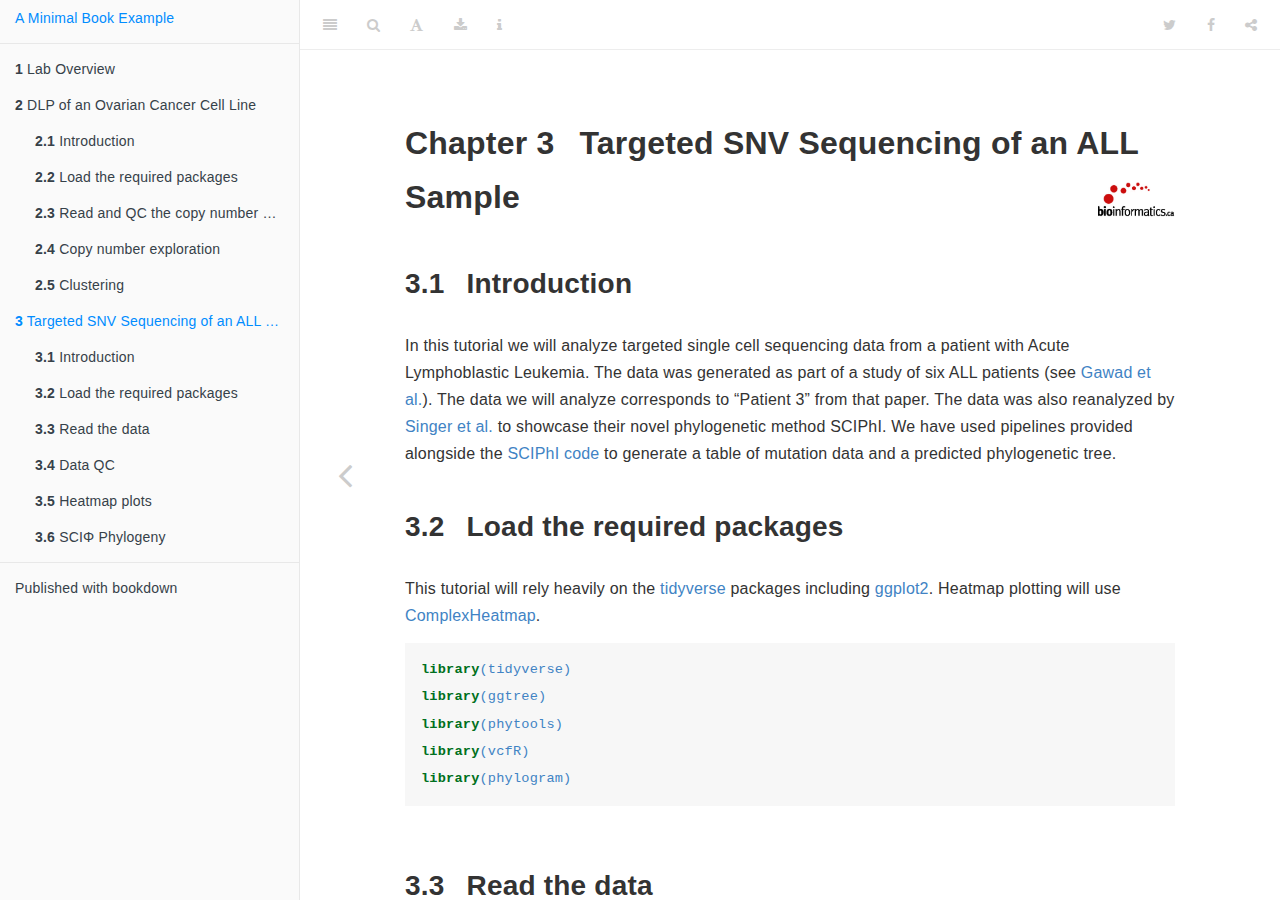
<file: book/_book/targeted-snv-sequencing-of-an-all-sample.html>
<!DOCTYPE html>
<html lang="" xml:lang="">
<head>

  <meta charset="utf-8" />
  <meta http-equiv="X-UA-Compatible" content="IE=edge" />
  <title>Chapter 3 Targeted SNV Sequencing of an ALL Sample | Single Cell DNA Analysis Lab</title>
  <meta name="description" content="This is the lab practical for a module on single cell DNA analysis for the CBW Cancer Analysis Workshop" />
  <meta name="generator" content="bookdown 0.22 and GitBook 2.6.7" />

  <meta property="og:title" content="Chapter 3 Targeted SNV Sequencing of an ALL Sample | Single Cell DNA Analysis Lab" />
  <meta property="og:type" content="book" />
  
  
  <meta property="og:description" content="This is the lab practical for a module on single cell DNA analysis for the CBW Cancer Analysis Workshop" />
  

  <meta name="twitter:card" content="summary" />
  <meta name="twitter:title" content="Chapter 3 Targeted SNV Sequencing of an ALL Sample | Single Cell DNA Analysis Lab" />
  
  <meta name="twitter:description" content="This is the lab practical for a module on single cell DNA analysis for the CBW Cancer Analysis Workshop" />
  

<meta name="author" content="Andrew McPherson" />


<meta name="date" content="2021-06-06" />

  <meta name="viewport" content="width=device-width, initial-scale=1" />
  <meta name="apple-mobile-web-app-capable" content="yes" />
  <meta name="apple-mobile-web-app-status-bar-style" content="black" />
  
  
<link rel="prev" href="dlp-of-an-ovarian-cancer-cell-line.html"/>

<script src="libs/jquery-2.2.3/jquery.min.js"></script>
<link href="libs/gitbook-2.6.7/css/style.css" rel="stylesheet" />
<link href="libs/gitbook-2.6.7/css/plugin-table.css" rel="stylesheet" />
<link href="libs/gitbook-2.6.7/css/plugin-bookdown.css" rel="stylesheet" />
<link href="libs/gitbook-2.6.7/css/plugin-highlight.css" rel="stylesheet" />
<link href="libs/gitbook-2.6.7/css/plugin-search.css" rel="stylesheet" />
<link href="libs/gitbook-2.6.7/css/plugin-fontsettings.css" rel="stylesheet" />
<link href="libs/gitbook-2.6.7/css/plugin-clipboard.css" rel="stylesheet" />









<link href="libs/anchor-sections-1.0.1/anchor-sections.css" rel="stylesheet" />
<script src="libs/anchor-sections-1.0.1/anchor-sections.js"></script>


<style type="text/css">
a.sourceLine { display: inline-block; line-height: 1.25; }
a.sourceLine { pointer-events: none; color: inherit; text-decoration: inherit; }
a.sourceLine:empty { height: 1.2em; }
.sourceCode { overflow: visible; }
code.sourceCode { white-space: pre; position: relative; }
pre.sourceCode { margin: 0; }
@media screen {
div.sourceCode { overflow: auto; }
}
@media print {
code.sourceCode { white-space: pre-wrap; }
a.sourceLine { text-indent: -1em; padding-left: 1em; }
}
pre.numberSource a.sourceLine
  { position: relative; left: -4em; }
pre.numberSource a.sourceLine::before
  { content: attr(data-line-number);
    position: relative; left: -1em; text-align: right; vertical-align: baseline;
    border: none; pointer-events: all; display: inline-block;
    -webkit-touch-callout: none; -webkit-user-select: none;
    -khtml-user-select: none; -moz-user-select: none;
    -ms-user-select: none; user-select: none;
    padding: 0 4px; width: 4em;
    color: #aaaaaa;
  }
pre.numberSource { margin-left: 3em; border-left: 1px solid #aaaaaa;  padding-left: 4px; }
div.sourceCode
  {  }
@media screen {
a.sourceLine::before { text-decoration: underline; }
}
code span.al { color: #ff0000; font-weight: bold; } /* Alert */
code span.an { color: #60a0b0; font-weight: bold; font-style: italic; } /* Annotation */
code span.at { color: #7d9029; } /* Attribute */
code span.bn { color: #40a070; } /* BaseN */
code span.bu { } /* BuiltIn */
code span.cf { color: #007020; font-weight: bold; } /* ControlFlow */
code span.ch { color: #4070a0; } /* Char */
code span.cn { color: #880000; } /* Constant */
code span.co { color: #60a0b0; font-style: italic; } /* Comment */
code span.cv { color: #60a0b0; font-weight: bold; font-style: italic; } /* CommentVar */
code span.do { color: #ba2121; font-style: italic; } /* Documentation */
code span.dt { color: #902000; } /* DataType */
code span.dv { color: #40a070; } /* DecVal */
code span.er { color: #ff0000; font-weight: bold; } /* Error */
code span.ex { } /* Extension */
code span.fl { color: #40a070; } /* Float */
code span.fu { color: #06287e; } /* Function */
code span.im { } /* Import */
code span.in { color: #60a0b0; font-weight: bold; font-style: italic; } /* Information */
code span.kw { color: #007020; font-weight: bold; } /* Keyword */
code span.op { color: #666666; } /* Operator */
code span.ot { color: #007020; } /* Other */
code span.pp { color: #bc7a00; } /* Preprocessor */
code span.sc { color: #4070a0; } /* SpecialChar */
code span.ss { color: #bb6688; } /* SpecialString */
code span.st { color: #4070a0; } /* String */
code span.va { color: #19177c; } /* Variable */
code span.vs { color: #4070a0; } /* VerbatimString */
code span.wa { color: #60a0b0; font-weight: bold; font-style: italic; } /* Warning */
</style>


<link rel="stylesheet" href="style.css" type="text/css" />
</head>

<body>



  <div class="book without-animation with-summary font-size-2 font-family-1" data-basepath=".">

    <div class="book-summary">
      <nav role="navigation">

<ul class="summary">
<li><a href="./">A Minimal Book Example</a></li>

<li class="divider"></li>
<li class="chapter" data-level="1" data-path="index.html"><a href="index.html"><i class="fa fa-check"></i><b>1</b> Lab Overview</a></li>
<li class="chapter" data-level="2" data-path="dlp-of-an-ovarian-cancer-cell-line.html"><a href="dlp-of-an-ovarian-cancer-cell-line.html"><i class="fa fa-check"></i><b>2</b> DLP of an Ovarian Cancer Cell Line</a><ul>
<li class="chapter" data-level="2.1" data-path="dlp-of-an-ovarian-cancer-cell-line.html"><a href="dlp-of-an-ovarian-cancer-cell-line.html#introduction"><i class="fa fa-check"></i><b>2.1</b> Introduction</a></li>
<li class="chapter" data-level="2.2" data-path="dlp-of-an-ovarian-cancer-cell-line.html"><a href="dlp-of-an-ovarian-cancer-cell-line.html#load-the-required-packages"><i class="fa fa-check"></i><b>2.2</b> Load the required packages</a></li>
<li class="chapter" data-level="2.3" data-path="dlp-of-an-ovarian-cancer-cell-line.html"><a href="dlp-of-an-ovarian-cancer-cell-line.html#read-and-qc-the-copy-number-data"><i class="fa fa-check"></i><b>2.3</b> Read and QC the copy number data</a></li>
<li class="chapter" data-level="2.4" data-path="dlp-of-an-ovarian-cancer-cell-line.html"><a href="dlp-of-an-ovarian-cancer-cell-line.html#copy-number-exploration"><i class="fa fa-check"></i><b>2.4</b> Copy number exploration</a></li>
<li class="chapter" data-level="2.5" data-path="dlp-of-an-ovarian-cancer-cell-line.html"><a href="dlp-of-an-ovarian-cancer-cell-line.html#clustering"><i class="fa fa-check"></i><b>2.5</b> Clustering</a></li>
</ul></li>
<li class="chapter" data-level="3" data-path="targeted-snv-sequencing-of-an-all-sample.html"><a href="targeted-snv-sequencing-of-an-all-sample.html"><i class="fa fa-check"></i><b>3</b> Targeted SNV Sequencing of an ALL Sample</a><ul>
<li class="chapter" data-level="3.1" data-path="targeted-snv-sequencing-of-an-all-sample.html"><a href="targeted-snv-sequencing-of-an-all-sample.html#introduction-1"><i class="fa fa-check"></i><b>3.1</b> Introduction</a></li>
<li class="chapter" data-level="3.2" data-path="targeted-snv-sequencing-of-an-all-sample.html"><a href="targeted-snv-sequencing-of-an-all-sample.html#load-the-required-packages-1"><i class="fa fa-check"></i><b>3.2</b> Load the required packages</a></li>
<li class="chapter" data-level="3.3" data-path="targeted-snv-sequencing-of-an-all-sample.html"><a href="targeted-snv-sequencing-of-an-all-sample.html#read-the-data"><i class="fa fa-check"></i><b>3.3</b> Read the data</a></li>
<li class="chapter" data-level="3.4" data-path="targeted-snv-sequencing-of-an-all-sample.html"><a href="targeted-snv-sequencing-of-an-all-sample.html#data-qc"><i class="fa fa-check"></i><b>3.4</b> Data QC</a></li>
<li class="chapter" data-level="3.5" data-path="targeted-snv-sequencing-of-an-all-sample.html"><a href="targeted-snv-sequencing-of-an-all-sample.html#heatmap-plots"><i class="fa fa-check"></i><b>3.5</b> Heatmap plots</a></li>
<li class="chapter" data-level="3.6" data-path="targeted-snv-sequencing-of-an-all-sample.html"><a href="targeted-snv-sequencing-of-an-all-sample.html#sciφ-phylogeny"><i class="fa fa-check"></i><b>3.6</b> SCIΦ Phylogeny</a></li>
</ul></li>
<li class="divider"></li>
<li><a href="https://github.com/rstudio/bookdown" target="blank">Published with bookdown</a></li>

</ul>

      </nav>
    </div>

    <div class="book-body">
      <div class="body-inner">
        <div class="book-header" role="navigation">
          <h1>
            <i class="fa fa-circle-o-notch fa-spin"></i><a href="./">Single Cell DNA Analysis Lab</a>
          </h1>
        </div>

        <div class="page-wrapper" tabindex="-1" role="main">
          <div class="page-inner">

            <section class="normal" id="section-">
<div id="targeted-snv-sequencing-of-an-all-sample" class="section level1">
<h1><span class="header-section-number">Chapter 3</span> Targeted SNV Sequencing of an ALL Sample</h1>
<div id="introduction-1" class="section level2">
<h2><span class="header-section-number">3.1</span> Introduction</h2>
<p>In this tutorial we will analyze targeted single cell sequencing data from a patient with Acute Lymphoblastic Leukemia. The data was generated as part of a study of six ALL patients (see <a href="https://www.pnas.org/content/111/50/17947">Gawad et al.</a>). The data we will analyze corresponds to “Patient 3” from that paper. The data was also reanalyzed by <a href="https://www.nature.com/articles/s41467-018-07627-7">Singer et al.</a> to showcase their novel phylogenetic method SCIPhI. We have used pipelines provided alongside the <a href="https://github.com/cbg-ethz/SCIPhI">SCIPhI code</a> to generate a table of mutation data and a predicted phylogenetic tree.</p>
</div>
<div id="load-the-required-packages-1" class="section level2">
<h2><span class="header-section-number">3.2</span> Load the required packages</h2>
<p>This tutorial will rely heavily on the <a href="https://www.tidyverse.org/">tidyverse</a> packages including <a href="https://ggplot2.tidyverse.org/">ggplot2</a>. Heatmap plotting will use <a href="https://jokergoo.github.io/ComplexHeatmap-reference/book/">ComplexHeatmap</a>.</p>
<div class="sourceCode" id="cb52"><pre class="sourceCode r"><code class="sourceCode r"><a class="sourceLine" id="cb52-1" data-line-number="1"><span class="kw">library</span>(tidyverse)</a>
<a class="sourceLine" id="cb52-2" data-line-number="2"><span class="kw">library</span>(ggtree)</a>
<a class="sourceLine" id="cb52-3" data-line-number="3"><span class="kw">library</span>(phytools)</a>
<a class="sourceLine" id="cb52-4" data-line-number="4"><span class="kw">library</span>(vcfR)</a>
<a class="sourceLine" id="cb52-5" data-line-number="5"><span class="kw">library</span>(phylogram)</a></code></pre></div>
</div>
<div id="read-the-data" class="section level2">
<h2><span class="header-section-number">3.3</span> Read the data</h2>
<p>The SCIPhI pipeline produced an mpileup. We have further processed this data using <code>samtools</code> and <code>bcftools</code> to produce a multi-sample VCF. The VCF can be read into a dataframe using the <code>vcfR</code> package. We will read the vcf, then extract the total read count and variant read counts (DP and DV in the vcf). We will put the data into ‘tidy’ format and merge.</p>
<div class="sourceCode" id="cb53"><pre class="sourceCode r"><code class="sourceCode r"><a class="sourceLine" id="cb53-1" data-line-number="1">vcf_filename =<span class="st"> &quot;cell_variants.vcf&quot;</span></a>
<a class="sourceLine" id="cb53-2" data-line-number="2">vcf &lt;-<span class="st"> </span><span class="kw">read.vcfR</span>(vcf_filename, <span class="dt">verbose =</span> <span class="ot">TRUE</span>)</a></code></pre></div>
<pre><code>## Scanning file to determine attributes.
## File attributes:
##   meta lines: 118
##   header_line: 119
##   variant count: 62
##   column count: 264
## 
Meta line 118 read in.
## All meta lines processed.
## gt matrix initialized.
## Character matrix gt created.
##   Character matrix gt rows: 62
##   Character matrix gt cols: 264
##   skip: 0
##   nrows: 62
##   row_num: 0
## 
Processed variant: 62
## All variants processed</code></pre>
<div class="sourceCode" id="cb55"><pre class="sourceCode r"><code class="sourceCode r"><a class="sourceLine" id="cb55-1" data-line-number="1">total_count &lt;-<span class="st"> </span><span class="kw">extract.gt</span>(vcf, <span class="dt">element =</span> <span class="st">&#39;DP&#39;</span>, <span class="dt">as.numeric =</span> <span class="ot">TRUE</span>) <span class="op">%&gt;%</span></a>
<a class="sourceLine" id="cb55-2" data-line-number="2"><span class="st">  </span><span class="kw">as_tibble</span>(<span class="dt">rownames=</span><span class="st">&#39;position&#39;</span>) <span class="op">%&gt;%</span></a>
<a class="sourceLine" id="cb55-3" data-line-number="3"><span class="st">  </span><span class="kw">pivot_longer</span>(<span class="op">!</span>position, <span class="dt">names_to =</span> <span class="st">&quot;cell_id&quot;</span>, <span class="dt">values_to =</span> <span class="st">&quot;total_count&quot;</span>)</a>
<a class="sourceLine" id="cb55-4" data-line-number="4"></a>
<a class="sourceLine" id="cb55-5" data-line-number="5">variant_count &lt;-<span class="st"> </span><span class="kw">extract.gt</span>(vcf, <span class="dt">element =</span> <span class="st">&#39;DV&#39;</span>, <span class="dt">as.numeric =</span> <span class="ot">TRUE</span>) <span class="op">%&gt;%</span></a>
<a class="sourceLine" id="cb55-6" data-line-number="6"><span class="st">  </span><span class="kw">as_tibble</span>(<span class="dt">rownames=</span><span class="st">&#39;position&#39;</span>) <span class="op">%&gt;%</span></a>
<a class="sourceLine" id="cb55-7" data-line-number="7"><span class="st">  </span><span class="kw">pivot_longer</span>(<span class="op">!</span>position, <span class="dt">names_to =</span> <span class="st">&quot;cell_id&quot;</span>, <span class="dt">values_to =</span> <span class="st">&quot;variant_count&quot;</span>)</a>
<a class="sourceLine" id="cb55-8" data-line-number="8"></a>
<a class="sourceLine" id="cb55-9" data-line-number="9">read_counts &lt;-<span class="st"> </span><span class="kw">full_join</span>(total_count, variant_count)</a></code></pre></div>
<pre><code>## Joining, by = c(&quot;position&quot;, &quot;cell_id&quot;)</code></pre>
<div class="sourceCode" id="cb57"><pre class="sourceCode r"><code class="sourceCode r"><a class="sourceLine" id="cb57-1" data-line-number="1">knitr<span class="op">::</span><span class="kw">kable</span>(<span class="kw">head</span>(read_counts), <span class="dt">booktabs =</span> <span class="ot">TRUE</span>)</a></code></pre></div>
<table>
<thead>
<tr class="header">
<th align="left">position</th>
<th align="left">cell_id</th>
<th align="right">total_count</th>
<th align="right">variant_count</th>
</tr>
</thead>
<tbody>
<tr class="odd">
<td align="left">chr1_6184265</td>
<td align="left">Patient_3_Cell_S10</td>
<td align="right">280</td>
<td align="right">0</td>
</tr>
<tr class="even">
<td align="left">chr1_6184265</td>
<td align="left">Patient_3_Cell_S100</td>
<td align="right">917</td>
<td align="right">1</td>
</tr>
<tr class="odd">
<td align="left">chr1_6184265</td>
<td align="left">Patient_3_Cell_S101</td>
<td align="right">1056</td>
<td align="right">3</td>
</tr>
<tr class="even">
<td align="left">chr1_6184265</td>
<td align="left">Patient_3_Cell_S102</td>
<td align="right">579</td>
<td align="right">1</td>
</tr>
<tr class="odd">
<td align="left">chr1_6184265</td>
<td align="left">Patient_3_Cell_S103</td>
<td align="right">134</td>
<td align="right">0</td>
</tr>
<tr class="even">
<td align="left">chr1_6184265</td>
<td align="left">Patient_3_Cell_S104</td>
<td align="right">872</td>
<td align="right">0</td>
</tr>
</tbody>
</table>
</div>
<div id="data-qc" class="section level2">
<h2><span class="header-section-number">3.4</span> Data QC</h2>
<p>Poor performing cells will have consistently low depth (total read count) across all positions. Plot a boxplot of log transformed total read count, ordering by mean total read count for readability.</p>
<div class="sourceCode" id="cb58"><pre class="sourceCode r"><code class="sourceCode r"><a class="sourceLine" id="cb58-1" data-line-number="1"><span class="kw">ggplot</span>(read_counts, <span class="kw">aes</span>(<span class="dt">x=</span><span class="kw">reorder</span>(cell_id, total_count<span class="op">+</span><span class="dv">1</span>, <span class="dt">FUN =</span> median), <span class="dt">y=</span>total_count<span class="op">+</span><span class="dv">1</span>)) <span class="op">+</span></a>
<a class="sourceLine" id="cb58-2" data-line-number="2"><span class="st">  </span><span class="kw">geom_boxplot</span>() <span class="op">+</span><span class="st"> </span><span class="kw">scale_y_continuous</span>(<span class="dt">trans=</span><span class="st">&#39;log10&#39;</span>) <span class="op">+</span></a>
<a class="sourceLine" id="cb58-3" data-line-number="3"><span class="st">  </span><span class="kw">scale_x_discrete</span>(<span class="dt">labels =</span> <span class="ot">NULL</span>, <span class="dt">breaks =</span> <span class="ot">NULL</span>) <span class="op">+</span><span class="st"> </span><span class="kw">labs</span>(<span class="dt">x =</span> <span class="st">&quot;&quot;</span>)</a></code></pre></div>
<p><img src="book_files/figure-html/unnamed-chunk-32-1.png" width="672" /></p>
<p>The left side of the plot show several poor quality cells. A plot of mean total read count confirms there are outlier cells. Filter these cells using a threshold of 400 mean total read count.</p>
<div class="sourceCode" id="cb59"><pre class="sourceCode r"><code class="sourceCode r"><a class="sourceLine" id="cb59-1" data-line-number="1">mean_total_counts &lt;-<span class="st"> </span>read_counts <span class="op">%&gt;%</span></a>
<a class="sourceLine" id="cb59-2" data-line-number="2"><span class="st">  </span><span class="kw">group_by</span>(cell_id) <span class="op">%&gt;%</span></a>
<a class="sourceLine" id="cb59-3" data-line-number="3"><span class="st">  </span><span class="kw">summarise</span>(</a>
<a class="sourceLine" id="cb59-4" data-line-number="4">    <span class="dt">mean_total_counts =</span> <span class="kw">mean</span>(total_count)</a>
<a class="sourceLine" id="cb59-5" data-line-number="5">  )</a>
<a class="sourceLine" id="cb59-6" data-line-number="6"></a>
<a class="sourceLine" id="cb59-7" data-line-number="7"><span class="kw">ggplot</span>(mean_total_counts) <span class="op">+</span></a>
<a class="sourceLine" id="cb59-8" data-line-number="8"><span class="st">  </span><span class="kw">geom_histogram</span>(<span class="kw">aes</span>(<span class="dt">x=</span>mean_total_counts), <span class="dt">bins=</span><span class="dv">30</span>)</a></code></pre></div>
<p><img src="book_files/figure-html/unnamed-chunk-33-1.png" width="672" /></p>
<div class="sourceCode" id="cb60"><pre class="sourceCode r"><code class="sourceCode r"><a class="sourceLine" id="cb60-1" data-line-number="1">filtered_read_counts &lt;-<span class="st"> </span>read_counts <span class="op">%&gt;%</span></a>
<a class="sourceLine" id="cb60-2" data-line-number="2"><span class="st">  </span><span class="kw">inner_join</span>(</a>
<a class="sourceLine" id="cb60-3" data-line-number="3">    mean_total_counts <span class="op">%&gt;%</span></a>
<a class="sourceLine" id="cb60-4" data-line-number="4"><span class="st">    </span><span class="kw">filter</span>(mean_total_counts <span class="op">&gt;</span><span class="st"> </span><span class="dv">400</span>))</a></code></pre></div>
<pre><code>## Joining, by = &quot;cell_id&quot;</code></pre>
<p>Identify poor performing variant positions characterized by low depth across all cells. A caveat to this plot is that low total depth may be caused by copy number change. Most variants appear to perform well in this dataset.</p>
<div class="sourceCode" id="cb62"><pre class="sourceCode r"><code class="sourceCode r"><a class="sourceLine" id="cb62-1" data-line-number="1"><span class="kw">ggplot</span>(filtered_read_counts, <span class="kw">aes</span>(<span class="dt">y=</span><span class="kw">reorder</span>(position, total_count<span class="op">+</span><span class="dv">1</span>, <span class="dt">FUN =</span> median), <span class="dt">x=</span>total_count<span class="op">+</span><span class="dv">1</span>)) <span class="op">+</span></a>
<a class="sourceLine" id="cb62-2" data-line-number="2"><span class="st">  </span><span class="kw">geom_boxplot</span>() <span class="op">+</span><span class="st"> </span><span class="kw">scale_x_continuous</span>(<span class="dt">trans=</span><span class="st">&#39;log10&#39;</span>) <span class="op">+</span><span class="st"> </span><span class="kw">ylab</span>(<span class="st">&quot;position&quot;</span>)</a></code></pre></div>
<p><img src="book_files/figure-html/unnamed-chunk-34-1.png" width="672" /></p>
<p>Identify consistently low vaf variant positions likely to not exist at all in the cell population.</p>
<div class="sourceCode" id="cb63"><pre class="sourceCode r"><code class="sourceCode r"><a class="sourceLine" id="cb63-1" data-line-number="1">filtered_read_counts <span class="op">%&gt;%</span></a>
<a class="sourceLine" id="cb63-2" data-line-number="2"><span class="st">  </span><span class="kw">mutate</span>(<span class="dt">vaf =</span> (variant_count) <span class="op">/</span><span class="st"> </span>(total_count)) <span class="op">%&gt;%</span></a>
<a class="sourceLine" id="cb63-3" data-line-number="3"><span class="st">  </span><span class="kw">replace_na</span>(<span class="kw">list</span>(<span class="dt">vaf=</span><span class="dv">0</span>)) <span class="op">%&gt;%</span></a>
<a class="sourceLine" id="cb63-4" data-line-number="4"><span class="st">    </span><span class="kw">ggplot</span>(<span class="kw">aes</span>(<span class="dt">y=</span><span class="kw">reorder</span>(position, vaf, <span class="dt">FUN =</span> mean), <span class="dt">x=</span>vaf)) <span class="op">+</span></a>
<a class="sourceLine" id="cb63-5" data-line-number="5"><span class="st">    </span><span class="kw">geom_boxplot</span>() <span class="op">+</span><span class="st"> </span><span class="kw">ylab</span>(<span class="st">&quot;variant&quot;</span>)</a></code></pre></div>
<p><img src="book_files/figure-html/unnamed-chunk-35-1.png" width="672" /></p>
</div>
<div id="heatmap-plots" class="section level2">
<h2><span class="header-section-number">3.5</span> Heatmap plots</h2>
<p>Heatmap plots of a matrix of cell by variant data will show how cells cluster into subpopulations, and variants cluster by their shared evolutionary history. Convert the filtered read counts to a matrix of variant allele frequency. Black denotes cells with no data, instances where we failed to sequence reads for a variant in the given cell. Note the block structure due to the clonal populations with shared variants. However, also note that within each block there is a considerable amount of noise with many variants having a lower than expected VAF. This is very likely the results of allelic dropout.</p>
<p>Note there appears to be a poor quality position at <code>chr11_48347394</code>, in the middle of the heatmap.</p>
<div class="sourceCode" id="cb64"><pre class="sourceCode r"><code class="sourceCode r"><a class="sourceLine" id="cb64-1" data-line-number="1">mat &lt;-<span class="st"> </span>filtered_read_counts <span class="op">%&gt;%</span></a>
<a class="sourceLine" id="cb64-2" data-line-number="2"><span class="st">  </span><span class="kw">mutate</span>(<span class="dt">vaf =</span> variant_count <span class="op">/</span><span class="st"> </span>total_count) <span class="op">%&gt;%</span></a>
<a class="sourceLine" id="cb64-3" data-line-number="3"><span class="st">  </span>dplyr<span class="op">::</span><span class="kw">select</span>(<span class="kw">c</span>(<span class="st">&quot;position&quot;</span>, <span class="st">&quot;cell_id&quot;</span>, <span class="st">&quot;vaf&quot;</span>)) <span class="op">%&gt;%</span></a>
<a class="sourceLine" id="cb64-4" data-line-number="4"><span class="st">  </span><span class="kw">pivot_wider</span>(<span class="dt">names_from=</span>cell_id, <span class="dt">values_from=</span>vaf) <span class="op">%&gt;%</span></a>
<a class="sourceLine" id="cb64-5" data-line-number="5"><span class="st">  </span><span class="kw">column_to_rownames</span>(<span class="st">&quot;position&quot;</span>) <span class="op">%&gt;%</span></a>
<a class="sourceLine" id="cb64-6" data-line-number="6"><span class="st">  </span><span class="kw">as.matrix</span>()</a>
<a class="sourceLine" id="cb64-7" data-line-number="7"></a>
<a class="sourceLine" id="cb64-8" data-line-number="8">row_hr &lt;-<span class="st"> </span><span class="kw">hclust</span>(<span class="kw">dist</span>(mat), <span class="dt">method =</span> <span class="st">&quot;average&quot;</span>)</a>
<a class="sourceLine" id="cb64-9" data-line-number="9">row_hr =<span class="st"> </span><span class="kw">as.dendrogram</span>(row_hr)</a>
<a class="sourceLine" id="cb64-10" data-line-number="10"></a>
<a class="sourceLine" id="cb64-11" data-line-number="11">column_hr &lt;-<span class="st"> </span><span class="kw">hclust</span>(<span class="kw">dist</span>(<span class="kw">t</span>(mat)), <span class="dt">method =</span> <span class="st">&quot;average&quot;</span>)</a>
<a class="sourceLine" id="cb64-12" data-line-number="12">column_hr =<span class="st"> </span><span class="kw">as.dendrogram</span>(column_hr)</a>
<a class="sourceLine" id="cb64-13" data-line-number="13"></a>
<a class="sourceLine" id="cb64-14" data-line-number="14">ComplexHeatmap<span class="op">::</span><span class="kw">Heatmap</span>(</a>
<a class="sourceLine" id="cb64-15" data-line-number="15">  mat,</a>
<a class="sourceLine" id="cb64-16" data-line-number="16">  <span class="dt">name=</span><span class="st">&quot;VAF&quot;</span>,</a>
<a class="sourceLine" id="cb64-17" data-line-number="17">  <span class="dt">cluster_rows=</span>row_hr,</a>
<a class="sourceLine" id="cb64-18" data-line-number="18">  <span class="dt">cluster_columns=</span>column_hr,</a>
<a class="sourceLine" id="cb64-19" data-line-number="19">  <span class="dt">na_col=</span><span class="st">&quot;black&quot;</span>,</a>
<a class="sourceLine" id="cb64-20" data-line-number="20">  <span class="dt">show_row_names=</span><span class="ot">FALSE</span>,</a>
<a class="sourceLine" id="cb64-21" data-line-number="21">  <span class="dt">show_column_names=</span><span class="ot">FALSE</span>,</a>
<a class="sourceLine" id="cb64-22" data-line-number="22">)</a></code></pre></div>
<p><img src="book_files/figure-html/unnamed-chunk-36-1.png" width="672" /></p>
<p>It can be instructive to also plot total read count as this gives an approximate estimate of total copy number. Try to identify the variants in regions of low copy number that are also homozygous (VAF 1) as determined from the plot above.</p>
<div class="sourceCode" id="cb65"><pre class="sourceCode r"><code class="sourceCode r"><a class="sourceLine" id="cb65-1" data-line-number="1">mat &lt;-<span class="st"> </span>filtered_read_counts <span class="op">%&gt;%</span></a>
<a class="sourceLine" id="cb65-2" data-line-number="2"><span class="st">  </span>dplyr<span class="op">::</span><span class="kw">select</span>(<span class="kw">c</span>(<span class="st">&quot;position&quot;</span>, <span class="st">&quot;cell_id&quot;</span>, <span class="st">&quot;total_count&quot;</span>)) <span class="op">%&gt;%</span></a>
<a class="sourceLine" id="cb65-3" data-line-number="3"><span class="st">  </span><span class="kw">pivot_wider</span>(<span class="dt">names_from=</span>cell_id, <span class="dt">values_from=</span>total_count) <span class="op">%&gt;%</span></a>
<a class="sourceLine" id="cb65-4" data-line-number="4"><span class="st">  </span><span class="kw">column_to_rownames</span>(<span class="st">&quot;position&quot;</span>) <span class="op">%&gt;%</span></a>
<a class="sourceLine" id="cb65-5" data-line-number="5"><span class="st">  </span><span class="kw">as.matrix</span>()</a>
<a class="sourceLine" id="cb65-6" data-line-number="6"></a>
<a class="sourceLine" id="cb65-7" data-line-number="7">ComplexHeatmap<span class="op">::</span><span class="kw">Heatmap</span>(</a>
<a class="sourceLine" id="cb65-8" data-line-number="8">  mat,</a>
<a class="sourceLine" id="cb65-9" data-line-number="9">  <span class="dt">name=</span><span class="st">&quot;Depth&quot;</span>,</a>
<a class="sourceLine" id="cb65-10" data-line-number="10">  <span class="dt">cluster_rows=</span>row_hr,</a>
<a class="sourceLine" id="cb65-11" data-line-number="11">  <span class="dt">cluster_columns=</span>column_hr,</a>
<a class="sourceLine" id="cb65-12" data-line-number="12">  <span class="dt">na_col=</span><span class="st">&quot;black&quot;</span>,</a>
<a class="sourceLine" id="cb65-13" data-line-number="13">  <span class="dt">show_row_names=</span><span class="ot">FALSE</span>,</a>
<a class="sourceLine" id="cb65-14" data-line-number="14">  <span class="dt">show_column_names=</span><span class="ot">FALSE</span>,</a>
<a class="sourceLine" id="cb65-15" data-line-number="15">)</a></code></pre></div>
<pre><code>## The automatically generated colors map from the 1^st and 99^th of the values in the matrix. There are outliers
## in the matrix whose patterns might be hidden by this color mapping. You can manually set the color to `col`
## argument.
## 
## Use `suppressMessages()` to turn off this message.</code></pre>
<p><img src="book_files/figure-html/unnamed-chunk-37-1.png" width="672" /></p>
</div>
<div id="sciφ-phylogeny" class="section level2">
<h2><span class="header-section-number">3.6</span> SCIΦ Phylogeny</h2>
<p>SCIΦ is a method for jointly calling mutations in individual cells and estimating the phylogeny relating those cells. The method uses MCMC sampling to genotype mutations and predict a tree and is robust to high drop-out and missing data. The input to SCIΦ is an mpileup file produced by <code>samtools</code>. SCIΦ has been run for you on the Patient 3 data. The output os a tree in dot format, a vcf of mutation genotypes per cell and a table of posterior genotype probabilities per cell per mutation.</p>
<p>Some wrangling was required to convert from dot format to a format that can be read by R (newick). Read in the resulting newick file and plot using ggtree. Note that the tree has no branch length information as this is not part of the SCIΦ model.</p>
<div class="sourceCode" id="cb67"><pre class="sourceCode r"><code class="sourceCode r"><a class="sourceLine" id="cb67-1" data-line-number="1"><span class="co"># Read the tree as a dendrogram object</span></a>
<a class="sourceLine" id="cb67-2" data-line-number="2">sciphi.tree &lt;-<span class="st"> </span><span class="kw">read.dendrogram</span>(<span class="st">&quot;exp_short_tree.newick&quot;</span>)</a>
<a class="sourceLine" id="cb67-3" data-line-number="3"></a>
<a class="sourceLine" id="cb67-4" data-line-number="4"><span class="co"># Show a plot of the tree</span></a>
<a class="sourceLine" id="cb67-5" data-line-number="5"><span class="kw">ggtree</span>(<span class="kw">read.newick</span>(<span class="st">&quot;exp_short_tree.newick&quot;</span>))</a></code></pre></div>
<p><img src="book_files/figure-html/unnamed-chunk-38-1.png" width="672" /></p>
<p>We will plot the predicted tree together with the heatmap. To do so we will have to reorder the columns of the heatmap to coincide with the order of the leaves of the tree. The matrix has columns labeled by cell_id. The tree has nodes labeled by a node label. We will need to create a mapping between these two. A table of node information will help as it contains cell ids for nodes that are leaves. Read in a table of node information, extract a node to cell mapping and use that to create a cell_id ordering that matches the tree.</p>
<div class="sourceCode" id="cb68"><pre class="sourceCode r"><code class="sourceCode r"><a class="sourceLine" id="cb68-1" data-line-number="1"><span class="co"># Read the table of node information</span></a>
<a class="sourceLine" id="cb68-2" data-line-number="2">sciphi.nodes &lt;-<span class="st"> </span><span class="kw">read_csv</span>(<span class="st">&quot;exp_short_nodes.csv&quot;</span>)</a></code></pre></div>
<pre><code>## 
## ── Column specification ────────────────────────────────────────────────────────────────────────────────────────────────────
## cols(
##   node = col_double(),
##   style = col_character(),
##   fillcolor = col_character(),
##   label = col_character(),
##   shape = col_character(),
##   is_leaf = col_logical(),
##   cell_id = col_character()
## )</code></pre>
<div class="sourceCode" id="cb70"><pre class="sourceCode r"><code class="sourceCode r"><a class="sourceLine" id="cb70-1" data-line-number="1"><span class="co"># Create a table mapping &#39;node&#39; to cell_id</span></a>
<a class="sourceLine" id="cb70-2" data-line-number="2">leaf_cell_nodes &lt;-<span class="st"> </span>sciphi.nodes <span class="op">%&gt;%</span></a>
<a class="sourceLine" id="cb70-3" data-line-number="3"><span class="st">  </span><span class="kw">filter</span>(is_leaf) <span class="op">%&gt;%</span></a>
<a class="sourceLine" id="cb70-4" data-line-number="4"><span class="st">  </span>dplyr<span class="op">::</span><span class="kw">select</span>(cell_id, node) <span class="op">%&gt;%</span></a>
<a class="sourceLine" id="cb70-5" data-line-number="5"><span class="st">  </span><span class="kw">mutate</span>(<span class="dt">node =</span> <span class="kw">as.character</span>(node)) <span class="op">%&gt;%</span></a>
<a class="sourceLine" id="cb70-6" data-line-number="6"><span class="st">  </span><span class="kw">column_to_rownames</span>(<span class="st">&quot;node&quot;</span>)</a>
<a class="sourceLine" id="cb70-7" data-line-number="7"></a>
<a class="sourceLine" id="cb70-8" data-line-number="8"><span class="co"># Identify the order of nodes in the dendrogram</span></a>
<a class="sourceLine" id="cb70-9" data-line-number="9">leaf_cell_order =<span class="st"> </span>leaf_cell_nodes[<span class="kw">labels</span>(sciphi.tree), <span class="st">&quot;cell_id&quot;</span>]</a></code></pre></div>
<p>The tree contains all cells, thus we will use the full dataset to construct a matrix for the heatmap. Re-order the columns of the matrix according to the tree, then use the tree dendrogram object in our call to <code>ComplexHeatmap::Heatmap</code>. Look for noteable differences from the hierarchical clustering dendrogram above.</p>
<div class="sourceCode" id="cb71"><pre class="sourceCode r"><code class="sourceCode r"><a class="sourceLine" id="cb71-1" data-line-number="1"><span class="co"># Re-create the matrix of vaf with all cells and variants</span></a>
<a class="sourceLine" id="cb71-2" data-line-number="2">mat &lt;-<span class="st"> </span>read_counts <span class="op">%&gt;%</span></a>
<a class="sourceLine" id="cb71-3" data-line-number="3"><span class="st">  </span><span class="kw">mutate</span>(<span class="dt">vaf =</span> variant_count <span class="op">/</span><span class="st"> </span>total_count) <span class="op">%&gt;%</span></a>
<a class="sourceLine" id="cb71-4" data-line-number="4"><span class="st">  </span>dplyr<span class="op">::</span><span class="kw">select</span>(<span class="kw">c</span>(<span class="st">&quot;position&quot;</span>, <span class="st">&quot;cell_id&quot;</span>, <span class="st">&quot;vaf&quot;</span>)) <span class="op">%&gt;%</span></a>
<a class="sourceLine" id="cb71-5" data-line-number="5"><span class="st">  </span><span class="kw">pivot_wider</span>(<span class="dt">names_from=</span>cell_id, <span class="dt">values_from=</span>vaf) <span class="op">%&gt;%</span></a>
<a class="sourceLine" id="cb71-6" data-line-number="6"><span class="st">  </span><span class="kw">column_to_rownames</span>(<span class="st">&quot;position&quot;</span>) <span class="op">%&gt;%</span></a>
<a class="sourceLine" id="cb71-7" data-line-number="7"><span class="st">  </span><span class="kw">as.matrix</span>()</a>
<a class="sourceLine" id="cb71-8" data-line-number="8"></a>
<a class="sourceLine" id="cb71-9" data-line-number="9"><span class="co"># Reorder the matrix according to the tree</span></a>
<a class="sourceLine" id="cb71-10" data-line-number="10">mat =<span class="st"> </span>mat[, leaf_cell_order]</a>
<a class="sourceLine" id="cb71-11" data-line-number="11"></a>
<a class="sourceLine" id="cb71-12" data-line-number="12">ComplexHeatmap<span class="op">::</span><span class="kw">Heatmap</span>(</a>
<a class="sourceLine" id="cb71-13" data-line-number="13">  mat,</a>
<a class="sourceLine" id="cb71-14" data-line-number="14">  <span class="dt">name =</span> <span class="st">&quot;VAF&quot;</span>,</a>
<a class="sourceLine" id="cb71-15" data-line-number="15">  <span class="dt">cluster_rows =</span> <span class="ot">TRUE</span>,</a>
<a class="sourceLine" id="cb71-16" data-line-number="16">  <span class="dt">cluster_columns =</span> sciphi.tree,</a>
<a class="sourceLine" id="cb71-17" data-line-number="17">  <span class="dt">show_row_names=</span><span class="ot">FALSE</span>,</a>
<a class="sourceLine" id="cb71-18" data-line-number="18">  <span class="dt">show_column_names=</span><span class="ot">FALSE</span>,</a>
<a class="sourceLine" id="cb71-19" data-line-number="19">)</a></code></pre></div>
<p><img src="book_files/figure-html/unnamed-chunk-40-1.png" width="672" /></p>

</div>
</div>
            </section>

          </div>
        </div>
      </div>
<a href="dlp-of-an-ovarian-cancer-cell-line.html" class="navigation navigation-prev navigation-unique" aria-label="Previous page"><i class="fa fa-angle-left"></i></a>

    </div>
  </div>
<script src="libs/gitbook-2.6.7/js/app.min.js"></script>
<script src="libs/gitbook-2.6.7/js/lunr.js"></script>
<script src="libs/gitbook-2.6.7/js/clipboard.min.js"></script>
<script src="libs/gitbook-2.6.7/js/plugin-search.js"></script>
<script src="libs/gitbook-2.6.7/js/plugin-sharing.js"></script>
<script src="libs/gitbook-2.6.7/js/plugin-fontsettings.js"></script>
<script src="libs/gitbook-2.6.7/js/plugin-bookdown.js"></script>
<script src="libs/gitbook-2.6.7/js/jquery.highlight.js"></script>
<script src="libs/gitbook-2.6.7/js/plugin-clipboard.js"></script>
<script>
gitbook.require(["gitbook"], function(gitbook) {
gitbook.start({
"sharing": {
"github": false,
"facebook": true,
"twitter": true,
"linkedin": false,
"weibo": false,
"instapaper": false,
"vk": false,
"whatsapp": false,
"all": ["facebook", "twitter", "linkedin", "weibo", "instapaper"]
},
"fontsettings": {
"theme": "white",
"family": "sans",
"size": 2
},
"edit": {
"link": null,
"text": null
},
"history": {
"link": null,
"text": null
},
"view": {
"link": null,
"text": null
},
"download": ["book.pdf", "book.epub"],
"toc": {
"collapse": "subsection"
}
});
});
</script>

</body>

</html>
</file>
<file: book/_book/libs/gitbook-2.6.7/css/plugin-table.css>
.book .book-body .page-wrapper .page-inner section.normal table{display:table;width:100%;border-collapse:collapse;border-spacing:0;overflow:auto}.book .book-body .page-wrapper .page-inner section.normal table td,.book .book-body .page-wrapper .page-inner section.normal table th{padding:6px 13px;border:1px solid #ddd}.book .book-body .page-wrapper .page-inner section.normal table tr{background-color:#fff;border-top:1px solid #ccc}.book .book-body .page-wrapper .page-inner section.normal table tr:nth-child(2n){background-color:#f8f8f8}.book .book-body .page-wrapper .page-inner section.normal table th{font-weight:700}
</file>
<file: book/_book/libs/gitbook-2.6.7/css/plugin-bookdown.css>
.book .book-header h1 {
  padding-left: 20px;
  padding-right: 20px;
}
.book .book-header.fixed {
  position: fixed;
  right: 0;
  top: 0;
  left: 0;
  border-bottom: 1px solid rgba(0,0,0,.07);
}
span.search-highlight {
  background-color: #ffff88;
}
@media (min-width: 600px) {
  .book.with-summary .book-header.fixed {
    left: 300px;
  }
}
@media (max-width: 1240px) {
  .book .book-body.fixed {
    top: 50px;
  }
  .book .book-body.fixed .body-inner {
    top: auto;
  }
}
@media (max-width: 600px) {
  .book.with-summary .book-header.fixed {
    left: calc(100% - 60px);
    min-width: 300px;
  }
  .book.with-summary .book-body {
    transform: none;
    left: calc(100% - 60px);
    min-width: 300px;
  }
  .book .book-body.fixed {
    top: 0;
  }
}

.book .book-body.fixed .body-inner {
  top: 50px;
}
.book .book-body .page-wrapper .page-inner section.normal sub, .book .book-body .page-wrapper .page-inner section.normal sup {
  font-size: 85%;
}

@media print {
  .book .book-summary, .book .book-body .book-header, .fa {
    display: none !important;
  }
  .book .book-body.fixed {
    left: 0px;
  }
  .book .book-body,.book .book-body .body-inner, .book.with-summary {
    overflow: visible !important;
  }
}
.kable_wrapper {
  border-spacing: 20px 0;
  border-collapse: separate;
  border: none;
  margin: auto;
}
.kable_wrapper > tbody > tr > td {
  vertical-align: top;
}
.book .book-body .page-wrapper .page-inner section.normal table tr.header {
  border-top-width: 2px;
}
.book .book-body .page-wrapper .page-inner section.normal table tr:last-child td {
  border-bottom-width: 2px;
}
.book .book-body .page-wrapper .page-inner section.normal table td, .book .book-body .page-wrapper .page-inner section.normal table th {
  border-left: none;
  border-right: none;
}
.book .book-body .page-wrapper .page-inner section.normal table.kable_wrapper > tbody > tr, .book .book-body .page-wrapper .page-inner section.normal table.kable_wrapper > tbody > tr > td {
  border-top: none;
}
.book .book-body .page-wrapper .page-inner section.normal table.kable_wrapper > tbody > tr:last-child > td {
    border-bottom: none;
}

div.theorem, div.lemma, div.corollary, div.proposition, div.conjecture {
  font-style: italic;
}
span.theorem, span.lemma, span.corollary, span.proposition, span.conjecture {
  font-style: normal;
}
div.proof>*:last-child:after {
  content: "\25a2";
  float: right;
}
.header-section-number {
  padding-right: .5em;
}
</file>
<file: book/_book/libs/gitbook-2.6.7/css/plugin-highlight.css>
.book .book-body .page-wrapper .page-inner section.normal pre,
.book .book-body .page-wrapper .page-inner section.normal code {
  /* http://jmblog.github.com/color-themes-for-google-code-highlightjs */
  /* Tomorrow Comment */
  /* Tomorrow Red */
  /* Tomorrow Orange */
  /* Tomorrow Yellow */
  /* Tomorrow Green */
  /* Tomorrow Aqua */
  /* Tomorrow Blue */
  /* Tomorrow Purple */
}
.book .book-body .page-wrapper .page-inner section.normal pre .hljs-comment,
.book .book-body .page-wrapper .page-inner section.normal code .hljs-comment,
.book .book-body .page-wrapper .page-inner section.normal pre .hljs-title,
.book .book-body .page-wrapper .page-inner section.normal code .hljs-title {
  color: #8e908c;
}
.book .book-body .page-wrapper .page-inner section.normal pre .hljs-variable,
.book .book-body .page-wrapper .page-inner section.normal code .hljs-variable,
.book .book-body .page-wrapper .page-inner section.normal pre .hljs-attribute,
.book .book-body .page-wrapper .page-inner section.normal code .hljs-attribute,
.book .book-body .page-wrapper .page-inner section.normal pre .hljs-tag,
.book .book-body .page-wrapper .page-inner section.normal code .hljs-tag,
.book .book-body .page-wrapper .page-inner section.normal pre .hljs-regexp,
.book .book-body .page-wrapper .page-inner section.normal code .hljs-regexp,
.book .book-body .page-wrapper .page-inner section.normal pre .ruby .hljs-constant,
.book .book-body .page-wrapper .page-inner section.normal code .ruby .hljs-constant,
.book .book-body .page-wrapper .page-inner section.normal pre .xml .hljs-tag .hljs-title,
.book .book-body .page-wrapper .page-inner section.normal code .xml .hljs-tag .hljs-title,
.book .book-body .page-wrapper .page-inner section.normal pre .xml .hljs-pi,
.book .book-body .page-wrapper .page-inner section.normal code .xml .hljs-pi,
.book .book-body .page-wrapper .page-inner section.normal pre .xml .hljs-doctype,
.book .book-body .page-wrapper .page-inner section.normal code .xml .hljs-doctype,
.book .book-body .page-wrapper .page-inner section.normal pre .html .hljs-doctype,
.book .book-body .page-wrapper .page-inner section.normal code .html .hljs-doctype,
.book .book-body .page-wrapper .page-inner section.normal pre .css .hljs-id,
.book .book-body .page-wrapper .page-inner section.normal code .css .hljs-id,
.book .book-body .page-wrapper .page-inner section.normal pre .css .hljs-class,
.book .book-body .page-wrapper .page-inner section.normal code .css .hljs-class,
.book .book-body .page-wrapper .page-inner section.normal pre .css .hljs-pseudo,
.book .book-body .page-wrapper .page-inner section.normal code .css .hljs-pseudo {
  color: #c82829;
}
.book .book-body .page-wrapper .page-inner section.normal pre .hljs-number,
.book .book-body .page-wrapper .page-inner section.normal code .hljs-number,
.book .book-body .page-wrapper .page-inner section.normal pre .hljs-preprocessor,
.book .book-body .page-wrapper .page-inner section.normal code .hljs-preprocessor,
.book .book-body .page-wrapper .page-inner section.normal pre .hljs-pragma,
.book .book-body .page-wrapper .page-inner section.normal code .hljs-pragma,
.book .book-body .page-wrapper .page-inner section.normal pre .hljs-built_in,
.book .book-body .page-wrapper .page-inner section.normal code .hljs-built_in,
.book .book-body .page-wrapper .page-inner section.normal pre .hljs-literal,
.book .book-body .page-wrapper .page-inner section.normal code .hljs-literal,
.book .book-body .page-wrapper .page-inner section.normal pre .hljs-params,
.book .book-body .page-wrapper .page-inner section.normal code .hljs-params,
.book .book-body .page-wrapper .page-inner section.normal pre .hljs-constant,
.book .book-body .page-wrapper .page-inner section.normal code .hljs-constant {
  color: #f5871f;
}
.book .book-body .page-wrapper .page-inner section.normal pre .ruby .hljs-class .hljs-title,
.book .book-body .page-wrapper .page-inner section.normal code .ruby .hljs-class .hljs-title,
.book .book-body .page-wrapper .page-inner section.normal pre .css .hljs-rules .hljs-attribute,
.book .book-body .page-wrapper .page-inner section.normal code .css .hljs-rules .hljs-attribute {
  color: #eab700;
}
.book .book-body .page-wrapper .page-inner section.normal pre .hljs-string,
.book .book-body .page-wrapper .page-inner section.normal code .hljs-string,
.book .book-body .page-wrapper .page-inner section.normal pre .hljs-value,
.book .book-body .page-wrapper .page-inner section.normal code .hljs-value,
.book .book-body .page-wrapper .page-inner section.normal pre .hljs-inheritance,
.book .book-body .page-wrapper .page-inner section.normal code .hljs-inheritance,
.book .book-body .page-wrapper .page-inner section.normal pre .hljs-header,
.book .book-body .page-wrapper .page-inner section.normal code .hljs-header,
.book .book-body .page-wrapper .page-inner section.normal pre .ruby .hljs-symbol,
.book .book-body .page-wrapper .page-inner section.normal code .ruby .hljs-symbol,
.book .book-body .page-wrapper .page-inner section.normal pre .xml .hljs-cdata,
.book .book-body .page-wrapper .page-inner section.normal code .xml .hljs-cdata {
  color: #718c00;
}
.book .book-body .page-wrapper .page-inner section.normal pre .css .hljs-hexcolor,
.book .book-body .page-wrapper .page-inner section.normal code .css .hljs-hexcolor {
  color: #3e999f;
}
.book .book-body .page-wrapper .page-inner section.normal pre .hljs-function,
.book .book-body .page-wrapper .page-inner section.normal code .hljs-function,
.book .book-body .page-wrapper .page-inner section.normal pre .python .hljs-decorator,
.book .book-body .page-wrapper .page-inner section.normal code .python .hljs-decorator,
.book .book-body .page-wrapper .page-inner section.normal pre .python .hljs-title,
.book .book-body .page-wrapper .page-inner section.normal code .python .hljs-title,
.book .book-body .page-wrapper .page-inner section.normal pre .ruby .hljs-function .hljs-title,
.book .book-body .page-wrapper .page-inner section.normal code .ruby .hljs-function .hljs-title,
.book .book-body .page-wrapper .page-inner section.normal pre .ruby .hljs-title .hljs-keyword,
.book .book-body .page-wrapper .page-inner section.normal code .ruby .hljs-title .hljs-keyword,
.book .book-body .page-wrapper .page-inner section.normal pre .perl .hljs-sub,
.book .book-body .page-wrapper .page-inner section.normal code .perl .hljs-sub,
.book .book-body .page-wrapper .page-inner section.normal pre .javascript .hljs-title,
.book .book-body .page-wrapper .page-inner section.normal code .javascript .hljs-title,
.book .book-body .page-wrapper .page-inner section.normal pre .coffeescript .hljs-title,
.book .book-body .page-wrapper .page-inner section.normal code .coffeescript .hljs-title {
  color: #4271ae;
}
.book .book-body .page-wrapper .page-inner section.normal pre .hljs-keyword,
.book .book-body .page-wrapper .page-inner section.normal code .hljs-keyword,
.book .book-body .page-wrapper .page-inner section.normal pre .javascript .hljs-function,
.book .book-body .page-wrapper .page-inner section.normal code .javascript .hljs-function {
  color: #8959a8;
}
.book .book-body .page-wrapper .page-inner section.normal pre .hljs,
.book .book-body .page-wrapper .page-inner section.normal code .hljs {
  display: block;
  background: white;
  color: #4d4d4c;
  padding: 0.5em;
}
.book .book-body .page-wrapper .page-inner section.normal pre .coffeescript .javascript,
.book .book-body .page-wrapper .page-inner section.normal code .coffeescript .javascript,
.book .book-body .page-wrapper .page-inner section.normal pre .javascript .xml,
.book .book-body .page-wrapper .page-inner section.normal code .javascript .xml,
.book .book-body .page-wrapper .page-inner section.normal pre .tex .hljs-formula,
.book .book-body .page-wrapper .page-inner section.normal code .tex .hljs-formula,
.book .book-body .page-wrapper .page-inner section.normal pre .xml .javascript,
.book .book-body .page-wrapper .page-inner section.normal code .xml .javascript,
.book .book-body .page-wrapper .page-inner section.normal pre .xml .vbscript,
.book .book-body .page-wrapper .page-inner section.normal code .xml .vbscript,
.book .book-body .page-wrapper .page-inner section.normal pre .xml .css,
.book .book-body .page-wrapper .page-inner section.normal code .xml .css,
.book .book-body .page-wrapper .page-inner section.normal pre .xml .hljs-cdata,
.book .book-body .page-wrapper .page-inner section.normal code .xml .hljs-cdata {
  opacity: 0.5;
}
.book.color-theme-1 .book-body .page-wrapper .page-inner section.normal pre,
.book.color-theme-1 .book-body .page-wrapper .page-inner section.normal code {
  /*

Orginal Style from ethanschoonover.com/solarized (c) Jeremy Hull <sourdrums@gmail.com>

*/
  /* Solarized Green */
  /* Solarized Cyan */
  /* Solarized Blue */
  /* Solarized Yellow */
  /* Solarized Orange */
  /* Solarized Red */
  /* Solarized Violet */
}
.book.color-theme-1 .book-body .page-wrapper .page-inner section.normal pre .hljs,
.book.color-theme-1 .book-body .page-wrapper .page-inner section.normal code .hljs {
  display: block;
  padding: 0.5em;
  background: #fdf6e3;
  color: #657b83;
}
.book.color-theme-1 .book-body .page-wrapper .page-inner section.normal pre .hljs-comment,
.book.color-theme-1 .book-body .page-wrapper .page-inner section.normal code .hljs-comment,
.book.color-theme-1 .book-body .page-wrapper .page-inner section.normal pre .hljs-template_comment,
.book.color-theme-1 .book-body .page-wrapper .page-inner section.normal code .hljs-template_comment,
.book.color-theme-1 .book-body .page-wrapper .page-inner section.normal pre .diff .hljs-header,
.book.color-theme-1 .book-body .page-wrapper .page-inner section.normal code .diff .hljs-header,
.book.color-theme-1 .book-body .page-wrapper .page-inner section.normal pre .hljs-doctype,
.book.color-theme-1 .book-body .page-wrapper .page-inner section.normal code .hljs-doctype,
.book.color-theme-1 .book-body .page-wrapper .page-inner section.normal pre .hljs-pi,
.book.color-theme-1 .book-body .page-wrapper .page-inner section.normal code .hljs-pi,
.book.color-theme-1 .book-body .page-wrapper .page-inner section.normal pre .lisp .hljs-string,
.book.color-theme-1 .book-body .page-wrapper .page-inner section.normal code .lisp .hljs-string,
.book.color-theme-1 .book-body .page-wrapper .page-inner section.normal pre .hljs-javadoc,
.book.color-theme-1 .book-body .page-wrapper .page-inner section.normal code .hljs-javadoc {
  color: #93a1a1;
}
.book.color-theme-1 .book-body .page-wrapper .page-inner section.normal pre .hljs-keyword,
.book.color-theme-1 .book-body .page-wrapper .page-inner section.normal code .hljs-keyword,
.book.color-theme-1 .book-body .page-wrapper .page-inner section.normal pre .hljs-winutils,
.book.color-theme-1 .book-body .page-wrapper .page-inner section.normal code .hljs-winutils,
.book.color-theme-1 .book-body .page-wrapper .page-inner section.normal pre .method,
.book.color-theme-1 .book-body .page-wrapper .page-inner section.normal code .method,
.book.color-theme-1 .book-body .page-wrapper .page-inner section.normal pre .hljs-addition,
.book.color-theme-1 .book-body .page-wrapper .page-inner section.normal code .hljs-addition,
.book.color-theme-1 .book-body .page-wrapper .page-inner section.normal pre .css .hljs-tag,
.book.color-theme-1 .book-body .page-wrapper .page-inner section.normal code .css .hljs-tag,
.book.color-theme-1 .book-body .page-wrapper .page-inner section.normal pre .hljs-request,
.book.color-theme-1 .book-body .page-wrapper .page-inner section.normal code .hljs-request,
.book.color-theme-1 .book-body .page-wrapper .page-inner section.normal pre .hljs-status,
.book.color-theme-1 .book-body .page-wrapper .page-inner section.normal code .hljs-status,
.book.color-theme-1 .book-body .page-wrapper .page-inner section.normal pre .nginx .hljs-title,
.book.color-theme-1 .book-body .page-wrapper .page-inner section.normal code .nginx .hljs-title {
  color: #859900;
}
.book.color-theme-1 .book-body .page-wrapper .page-inner section.normal pre .hljs-number,
.book.color-theme-1 .book-body .page-wrapper .page-inner section.normal code .hljs-number,
.book.color-theme-1 .book-body .page-wrapper .page-inner section.normal pre .hljs-command,
.book.color-theme-1 .book-body .page-wrapper .page-inner section.normal code .hljs-command,
.book.color-theme-1 .book-body .page-wrapper .page-inner section.normal pre .hljs-string,
.book.color-theme-1 .book-body .page-wrapper .page-inner section.normal code .hljs-string,
.book.color-theme-1 .book-body .page-wrapper .page-inner section.normal pre .hljs-tag .hljs-value,
.book.color-theme-1 .book-body .page-wrapper .page-inner section.normal code .hljs-tag .hljs-value,
.book.color-theme-1 .book-body .page-wrapper .page-inner section.normal pre .hljs-rules .hljs-value,
.book.color-theme-1 .book-body .page-wrapper .page-inner section.normal code .hljs-rules .hljs-value,
.book.color-theme-1 .book-body .page-wrapper .page-inner section.normal pre .hljs-phpdoc,
.book.color-theme-1 .book-body .page-wrapper .page-inner section.normal code .hljs-phpdoc,
.book.color-theme-1 .book-body .page-wrapper .page-inner section.normal pre .tex .hljs-formula,
.book.color-theme-1 .book-body .page-wrapper .page-inner section.normal code .tex .hljs-formula,
.book.color-theme-1 .book-body .page-wrapper .page-inner section.normal pre .hljs-regexp,
.book.color-theme-1 .book-body .page-wrapper .page-inner section.normal code .hljs-regexp,
.book.color-theme-1 .book-body .page-wrapper .page-inner section.normal pre .hljs-hexcolor,
.book.color-theme-1 .book-body .page-wrapper .page-inner section.normal code .hljs-hexcolor,
.book.color-theme-1 .book-body .page-wrapper .page-inner section.normal pre .hljs-link_url,
.book.color-theme-1 .book-body .page-wrapper .page-inner section.normal code .hljs-link_url {
  color: #2aa198;
}
.book.color-theme-1 .book-body .page-wrapper .page-inner section.normal pre .hljs-title,
.book.color-theme-1 .book-body .page-wrapper .page-inner section.normal code .hljs-title,
.book.color-theme-1 .book-body .page-wrapper .page-inner section.normal pre .hljs-localvars,
.book.color-theme-1 .book-body .page-wrapper .page-inner section.normal code .hljs-localvars,
.book.color-theme-1 .book-body .page-wrapper .page-inner section.normal pre .hljs-chunk,
.book.color-theme-1 .book-body .page-wrapper .page-inner section.normal code .hljs-chunk,
.book.color-theme-1 .book-body .page-wrapper .page-inner section.normal pre .hljs-decorator,
.book.color-theme-1 .book-body .page-wrapper .page-inner section.normal code .hljs-decorator,
.book.color-theme-1 .book-body .page-wrapper .page-inner section.normal pre .hljs-built_in,
.book.color-theme-1 .book-body .page-wrapper .page-inner section.normal code .hljs-built_in,
.book.color-theme-1 .book-body .page-wrapper .page-inner section.normal pre .hljs-identifier,
.book.color-theme-1 .book-body .page-wrapper .page-inner section.normal code .hljs-identifier,
.book.color-theme-1 .book-body .page-wrapper .page-inner section.normal pre .vhdl .hljs-literal,
.book.color-theme-1 .book-body .page-wrapper .page-inner section.normal code .vhdl .hljs-literal,
.book.color-theme-1 .book-body .page-wrapper .page-inner section.normal pre .hljs-id,
.book.color-theme-1 .book-body .page-wrapper .page-inner section.normal code .hljs-id,
.book.color-theme-1 .book-body .page-wrapper .page-inner section.normal pre .css .hljs-function,
.book.color-theme-1 .book-body .page-wrapper .page-inner section.normal code .css .hljs-function {
  color: #268bd2;
}
.book.color-theme-1 .book-body .page-wrapper .page-inner section.normal pre .hljs-attribute,
.book.color-theme-1 .book-body .page-wrapper .page-inner section.normal code .hljs-attribute,
.book.color-theme-1 .book-body .page-wrapper .page-inner section.normal pre .hljs-variable,
.book.color-theme-1 .book-body .page-wrapper .page-inner section.normal code .hljs-variable,
.book.color-theme-1 .book-body .page-wrapper .page-inner section.normal pre .lisp .hljs-body,
.book.color-theme-1 .book-body .page-wrapper .page-inner section.normal code .lisp .hljs-body,
.book.color-theme-1 .book-body .page-wrapper .page-inner section.normal pre .smalltalk .hljs-number,
.book.color-theme-1 .book-body .page-wrapper .page-inner section.normal code .smalltalk .hljs-number,
.book.color-theme-1 .book-body .page-wrapper .page-inner section.normal pre .hljs-constant,
.book.color-theme-1 .book-body .page-wrapper .page-inner section.normal code .hljs-constant,
.book.color-theme-1 .book-body .page-wrapper .page-inner section.normal pre .hljs-class .hljs-title,
.book.color-theme-1 .book-body .page-wrapper .page-inner section.normal code .hljs-class .hljs-title,
.book.color-theme-1 .book-body .page-wrapper .page-inner section.normal pre .hljs-parent,
.book.color-theme-1 .book-body .page-wrapper .page-inner section.normal code .hljs-parent,
.book.color-theme-1 .book-body .page-wrapper .page-inner section.normal pre .haskell .hljs-type,
.book.color-theme-1 .book-body .page-wrapper .page-inner section.normal code .haskell .hljs-type,
.book.color-theme-1 .book-body .page-wrapper .page-inner section.normal pre .hljs-link_reference,
.book.color-theme-1 .book-body .page-wrapper .page-inner section.normal code .hljs-link_reference {
  color: #b58900;
}
.book.color-theme-1 .book-body .page-wrapper .page-inner section.normal pre .hljs-preprocessor,
.book.color-theme-1 .book-body .page-wrapper .page-inner section.normal code .hljs-preprocessor,
.book.color-theme-1 .book-body .page-wrapper .page-inner section.normal pre .hljs-preprocessor .hljs-keyword,
.book.color-theme-1 .book-body .page-wrapper .page-inner section.normal code .hljs-preprocessor .hljs-keyword,
.book.color-theme-1 .book-body .page-wrapper .page-inner section.normal pre .hljs-pragma,
.book.color-theme-1 .book-body .page-wrapper .page-inner section.normal code .hljs-pragma,
.book.color-theme-1 .book-body .page-wrapper .page-inner section.normal pre .hljs-shebang,
.book.color-theme-1 .book-body .page-wrapper .page-inner section.normal code .hljs-shebang,
.book.color-theme-1 .book-body .page-wrapper .page-inner section.normal pre .hljs-symbol,
.book.color-theme-1 .book-body .page-wrapper .page-inner section.normal code .hljs-symbol,
.book.color-theme-1 .book-body .page-wrapper .page-inner section.normal pre .hljs-symbol .hljs-string,
.book.color-theme-1 .book-body .page-wrapper .page-inner section.normal code .hljs-symbol .hljs-string,
.book.color-theme-1 .book-body .page-wrapper .page-inner section.normal pre .diff .hljs-change,
.book.color-theme-1 .book-body .page-wrapper .page-inner section.normal code .diff .hljs-change,
.book.color-theme-1 .book-body .page-wrapper .page-inner section.normal pre .hljs-special,
.book.color-theme-1 .book-body .page-wrapper .page-inner section.normal code .hljs-special,
.book.color-theme-1 .book-body .page-wrapper .page-inner section.normal pre .hljs-attr_selector,
.book.color-theme-1 .book-body .page-wrapper .page-inner section.normal code .hljs-attr_selector,
.book.color-theme-1 .book-body .page-wrapper .page-inner section.normal pre .hljs-subst,
.book.color-theme-1 .book-body .page-wrapper .page-inner section.normal code .hljs-subst,
.book.color-theme-1 .book-body .page-wrapper .page-inner section.normal pre .hljs-cdata,
.book.color-theme-1 .book-body .page-wrapper .page-inner section.normal code .hljs-cdata,
.book.color-theme-1 .book-body .page-wrapper .page-inner section.normal pre .clojure .hljs-title,
.book.color-theme-1 .book-body .page-wrapper .page-inner section.normal code .clojure .hljs-title,
.book.color-theme-1 .book-body .page-wrapper .page-inner section.normal pre .css .hljs-pseudo,
.book.color-theme-1 .book-body .page-wrapper .page-inner section.normal code .css .hljs-pseudo,
.book.color-theme-1 .book-body .page-wrapper .page-inner section.normal pre .hljs-header,
.book.color-theme-1 .book-body .page-wrapper .page-inner section.normal code .hljs-header {
  color: #cb4b16;
}
.book.color-theme-1 .book-body .page-wrapper .page-inner section.normal pre .hljs-deletion,
.book.color-theme-1 .book-body .page-wrapper .page-inner section.normal code .hljs-deletion,
.book.color-theme-1 .book-body .page-wrapper .page-inner section.normal pre .hljs-important,
.book.color-theme-1 .book-body .page-wrapper .page-inner section.normal code .hljs-important {
  color: #dc322f;
}
.book.color-theme-1 .book-body .page-wrapper .page-inner section.normal pre .hljs-link_label,
.book.color-theme-1 .book-body .page-wrapper .page-inner section.normal code .hljs-link_label {
  color: #6c71c4;
}
.book.color-theme-1 .book-body .page-wrapper .page-inner section.normal pre .tex .hljs-formula,
.book.color-theme-1 .book-body .page-wrapper .page-inner section.normal code .tex .hljs-formula {
  background: #eee8d5;
}
.book.color-theme-2 .book-body .page-wrapper .page-inner section.normal pre,
.book.color-theme-2 .book-body .page-wrapper .page-inner section.normal code {
  /* Tomorrow Night Bright Theme */
  /* Original theme - https://github.com/chriskempson/tomorrow-theme */
  /* http://jmblog.github.com/color-themes-for-google-code-highlightjs */
  /* Tomorrow Comment */
  /* Tomorrow Red */
  /* Tomorrow Orange */
  /* Tomorrow Yellow */
  /* Tomorrow Green */
  /* Tomorrow Aqua */
  /* Tomorrow Blue */
  /* Tomorrow Purple */
}
.book.color-theme-2 .book-body .page-wrapper .page-inner section.normal pre .hljs-comment,
.book.color-theme-2 .book-body .page-wrapper .page-inner section.normal code .hljs-comment,
.book.color-theme-2 .book-body .page-wrapper .page-inner section.normal pre .hljs-title,
.book.color-theme-2 .book-body .page-wrapper .page-inner section.normal code .hljs-title {
  color: #969896;
}
.book.color-theme-2 .book-body .page-wrapper .page-inner section.normal pre .hljs-variable,
.book.color-theme-2 .book-body .page-wrapper .page-inner section.normal code .hljs-variable,
.book.color-theme-2 .book-body .page-wrapper .page-inner section.normal pre .hljs-attribute,
.book.color-theme-2 .book-body .page-wrapper .page-inner section.normal code .hljs-attribute,
.book.color-theme-2 .book-body .page-wrapper .page-inner section.normal pre .hljs-tag,
.book.color-theme-2 .book-body .page-wrapper .page-inner section.normal code .hljs-tag,
.book.color-theme-2 .book-body .page-wrapper .page-inner section.normal pre .hljs-regexp,
.book.color-theme-2 .book-body .page-wrapper .page-inner section.normal code .hljs-regexp,
.book.color-theme-2 .book-body .page-wrapper .page-inner section.normal pre .ruby .hljs-constant,
.book.color-theme-2 .book-body .page-wrapper .page-inner section.normal code .ruby .hljs-constant,
.book.color-theme-2 .book-body .page-wrapper .page-inner section.normal pre .xml .hljs-tag .hljs-title,
.book.color-theme-2 .book-body .page-wrapper .page-inner section.normal code .xml .hljs-tag .hljs-title,
.book.color-theme-2 .book-body .page-wrapper .page-inner section.normal pre .xml .hljs-pi,
.book.color-theme-2 .book-body .page-wrapper .page-inner section.normal code .xml .hljs-pi,
.book.color-theme-2 .book-body .page-wrapper .page-inner section.normal pre .xml .hljs-doctype,
.book.color-theme-2 .book-body .page-wrapper .page-inner section.normal code .xml .hljs-doctype,
.book.color-theme-2 .book-body .page-wrapper .page-inner section.normal pre .html .hljs-doctype,
.book.color-theme-2 .book-body .page-wrapper .page-inner section.normal code .html .hljs-doctype,
.book.color-theme-2 .book-body .page-wrapper .page-inner section.normal pre .css .hljs-id,
.book.color-theme-2 .book-body .page-wrapper .page-inner section.normal code .css .hljs-id,
.book.color-theme-2 .book-body .page-wrapper .page-inner section.normal pre .css .hljs-class,
.book.color-theme-2 .book-body .page-wrapper .page-inner section.normal code .css .hljs-class,
.book.color-theme-2 .book-body .page-wrapper .page-inner section.normal pre .css .hljs-pseudo,
.book.color-theme-2 .book-body .page-wrapper .page-inner section.normal code .css .hljs-pseudo {
  color: #d54e53;
}
.book.color-theme-2 .book-body .page-wrapper .page-inner section.normal pre .hljs-number,
.book.color-theme-2 .book-body .page-wrapper .page-inner section.normal code .hljs-number,
.book.color-theme-2 .book-body .page-wrapper .page-inner section.normal pre .hljs-preprocessor,
.book.color-theme-2 .book-body .page-wrapper .page-inner section.normal code .hljs-preprocessor,
.book.color-theme-2 .book-body .page-wrapper .page-inner section.normal pre .hljs-pragma,
.book.color-theme-2 .book-body .page-wrapper .page-inner section.normal code .hljs-pragma,
.book.color-theme-2 .book-body .page-wrapper .page-inner section.normal pre .hljs-built_in,
.book.color-theme-2 .book-body .page-wrapper .page-inner section.normal code .hljs-built_in,
.book.color-theme-2 .book-body .page-wrapper .page-inner section.normal pre .hljs-literal,
.book.color-theme-2 .book-body .page-wrapper .page-inner section.normal code .hljs-literal,
.book.color-theme-2 .book-body .page-wrapper .page-inner section.normal pre .hljs-params,
.book.color-theme-2 .book-body .page-wrapper .page-inner section.normal code .hljs-params,
.book.color-theme-2 .book-body .page-wrapper .page-inner section.normal pre .hljs-constant,
.book.color-theme-2 .book-body .page-wrapper .page-inner section.normal code .hljs-constant {
  color: #e78c45;
}
.book.color-theme-2 .book-body .page-wrapper .page-inner section.normal pre .ruby .hljs-class .hljs-title,
.book.color-theme-2 .book-body .page-wrapper .page-inner section.normal code .ruby .hljs-class .hljs-title,
.book.color-theme-2 .book-body .page-wrapper .page-inner section.normal pre .css .hljs-rules .hljs-attribute,
.book.color-theme-2 .book-body .page-wrapper .page-inner section.normal code .css .hljs-rules .hljs-attribute {
  color: #e7c547;
}
.book.color-theme-2 .book-body .page-wrapper .page-inner section.normal pre .hljs-string,
.book.color-theme-2 .book-body .page-wrapper .page-inner section.normal code .hljs-string,
.book.color-theme-2 .book-body .page-wrapper .page-inner section.normal pre .hljs-value,
.book.color-theme-2 .book-body .page-wrapper .page-inner section.normal code .hljs-value,
.book.color-theme-2 .book-body .page-wrapper .page-inner section.normal pre .hljs-inheritance,
.book.color-theme-2 .book-body .page-wrapper .page-inner section.normal code .hljs-inheritance,
.book.color-theme-2 .book-body .page-wrapper .page-inner section.normal pre .hljs-header,
.book.color-theme-2 .book-body .page-wrapper .page-inner section.normal code .hljs-header,
.book.color-theme-2 .book-body .page-wrapper .page-inner section.normal pre .ruby .hljs-symbol,
.book.color-theme-2 .book-body .page-wrapper .page-inner section.normal code .ruby .hljs-symbol,
.book.color-theme-2 .book-body .page-wrapper .page-inner section.normal pre .xml .hljs-cdata,
.book.color-theme-2 .book-body .page-wrapper .page-inner section.normal code .xml .hljs-cdata {
  color: #b9ca4a;
}
.book.color-theme-2 .book-body .page-wrapper .page-inner section.normal pre .css .hljs-hexcolor,
.book.color-theme-2 .book-body .page-wrapper .page-inner section.normal code .css .hljs-hexcolor {
  color: #70c0b1;
}
.book.color-theme-2 .book-body .page-wrapper .page-inner section.normal pre .hljs-function,
.book.color-theme-2 .book-body .page-wrapper .page-inner section.normal code .hljs-function,
.book.color-theme-2 .book-body .page-wrapper .page-inner section.normal pre .python .hljs-decorator,
.book.color-theme-2 .book-body .page-wrapper .page-inner section.normal code .python .hljs-decorator,
.book.color-theme-2 .book-body .page-wrapper .page-inner section.normal pre .python .hljs-title,
.book.color-theme-2 .book-body .page-wrapper .page-inner section.normal code .python .hljs-title,
.book.color-theme-2 .book-body .page-wrapper .page-inner section.normal pre .ruby .hljs-function .hljs-title,
.book.color-theme-2 .book-body .page-wrapper .page-inner section.normal code .ruby .hljs-function .hljs-title,
.book.color-theme-2 .book-body .page-wrapper .page-inner section.normal pre .ruby .hljs-title .hljs-keyword,
.book.color-theme-2 .book-body .page-wrapper .page-inner section.normal code .ruby .hljs-title .hljs-keyword,
.book.color-theme-2 .book-body .page-wrapper .page-inner section.normal pre .perl .hljs-sub,
.book.color-theme-2 .book-body .page-wrapper .page-inner section.normal code .perl .hljs-sub,
.book.color-theme-2 .book-body .page-wrapper .page-inner section.normal pre .javascript .hljs-title,
.book.color-theme-2 .book-body .page-wrapper .page-inner section.normal code .javascript .hljs-title,
.book.color-theme-2 .book-body .page-wrapper .page-inner section.normal pre .coffeescript .hljs-title,
.book.color-theme-2 .book-body .page-wrapper .page-inner section.normal code .coffeescript .hljs-title {
  color: #7aa6da;
}
.book.color-theme-2 .book-body .page-wrapper .page-inner section.normal pre .hljs-keyword,
.book.color-theme-2 .book-body .page-wrapper .page-inner section.normal code .hljs-keyword,
.book.color-theme-2 .book-body .page-wrapper .page-inner section.normal pre .javascript .hljs-function,
.book.color-theme-2 .book-body .page-wrapper .page-inner section.normal code .javascript .hljs-function {
  color: #c397d8;
}
.book.color-theme-2 .book-body .page-wrapper .page-inner section.normal pre .hljs,
.book.color-theme-2 .book-body .page-wrapper .page-inner section.normal code .hljs {
  display: block;
  background: black;
  color: #eaeaea;
  padding: 0.5em;
}
.book.color-theme-2 .book-body .page-wrapper .page-inner section.normal pre .coffeescript .javascript,
.book.color-theme-2 .book-body .page-wrapper .page-inner section.normal code .coffeescript .javascript,
.book.color-theme-2 .book-body .page-wrapper .page-inner section.normal pre .javascript .xml,
.book.color-theme-2 .book-body .page-wrapper .page-inner section.normal code .javascript .xml,
.book.color-theme-2 .book-body .page-wrapper .page-inner section.normal pre .tex .hljs-formula,
.book.color-theme-2 .book-body .page-wrapper .page-inner section.normal code .tex .hljs-formula,
.book.color-theme-2 .book-body .page-wrapper .page-inner section.normal pre .xml .javascript,
.book.color-theme-2 .book-body .page-wrapper .page-inner section.normal code .xml .javascript,
.book.color-theme-2 .book-body .page-wrapper .page-inner section.normal pre .xml .vbscript,
.book.color-theme-2 .book-body .page-wrapper .page-inner section.normal code .xml .vbscript,
.book.color-theme-2 .book-body .page-wrapper .page-inner section.normal pre .xml .css,
.book.color-theme-2 .book-body .page-wrapper .page-inner section.normal code .xml .css,
.book.color-theme-2 .book-body .page-wrapper .page-inner section.normal pre .xml .hljs-cdata,
.book.color-theme-2 .book-body .page-wrapper .page-inner section.normal code .xml .hljs-cdata {
  opacity: 0.5;
}
</file>
<file: book/_book/libs/gitbook-2.6.7/css/plugin-search.css>
.book .book-summary .book-search {
  padding: 6px;
  background: transparent;
  position: absolute;
  top: -50px;
  left: 0px;
  right: 0px;
  transition: top 0.5s ease;
}
.book .book-summary .book-search input,
.book .book-summary .book-search input:focus,
.book .book-summary .book-search input:hover {
  width: 100%;
  background: transparent;
  border: 1px solid #ccc;
  box-shadow: none;
  outline: none;
  line-height: 22px;
  padding: 7px 4px;
  color: inherit;
  box-sizing: border-box;
}
.book.with-search .book-summary .book-search {
  top: 0px;
}
.book.with-search .book-summary ul.summary {
  top: 50px;
}
.with-search .summary li[data-level] a[href*=".html#"] {
  display: none;
}
</file>
<file: book/_book/libs/gitbook-2.6.7/css/plugin-fontsettings.css>
/*
 * Theme 1
 */
.color-theme-1 .dropdown-menu {
  background-color: #111111;
  border-color: #7e888b;
}
.color-theme-1 .dropdown-menu .dropdown-caret .caret-inner {
  border-bottom: 9px solid #111111;
}
.color-theme-1 .dropdown-menu .buttons {
  border-color: #7e888b;
}
.color-theme-1 .dropdown-menu .button {
  color: #afa790;
}
.color-theme-1 .dropdown-menu .button:hover {
  color: #73553c;
}
/*
 * Theme 2
 */
.color-theme-2 .dropdown-menu {
  background-color: #2d3143;
  border-color: #272a3a;
}
.color-theme-2 .dropdown-menu .dropdown-caret .caret-inner {
  border-bottom: 9px solid #2d3143;
}
.color-theme-2 .dropdown-menu .buttons {
  border-color: #272a3a;
}
.color-theme-2 .dropdown-menu .button {
  color: #62677f;
}
.color-theme-2 .dropdown-menu .button:hover {
  color: #f4f4f5;
}
.book .book-header .font-settings .font-enlarge {
  line-height: 30px;
  font-size: 1.4em;
}
.book .book-header .font-settings .font-reduce {
  line-height: 30px;
  font-size: 1em;
}

/* sidebar transition background */
div.book.color-theme-1 {
  background: #f3eacb;
}
.book.color-theme-1 .book-body {
  color: #704214;
  background: #f3eacb;
}
.book.color-theme-1 .book-body .page-wrapper .page-inner section {
  background: #f3eacb;
}

/* sidebar transition background */
div.book.color-theme-2 {
  background: #1c1f2b;
}

.book.color-theme-2 .book-body {
  color: #bdcadb;
  background: #1c1f2b;
}
.book.color-theme-2 .book-body .page-wrapper .page-inner section {
  background: #1c1f2b;
}
.book.font-size-0 .book-body .page-inner section {
  font-size: 1.2rem;
}
.book.font-size-1 .book-body .page-inner section {
  font-size: 1.4rem;
}
.book.font-size-2 .book-body .page-inner section {
  font-size: 1.6rem;
}
.book.font-size-3 .book-body .page-inner section {
  font-size: 2.2rem;
}
.book.font-size-4 .book-body .page-inner section {
  font-size: 4rem;
}
.book.font-family-0 {
  font-family: Georgia, serif;
}
.book.font-family-1 {
  font-family: "Helvetica Neue", Helvetica, Arial, sans-serif;
}
.book.color-theme-1 .book-body .page-wrapper .page-inner section.normal {
  color: #704214;
}
.book.color-theme-1 .book-body .page-wrapper .page-inner section.normal a {
  color: inherit;
}
.book.color-theme-1 .book-body .page-wrapper .page-inner section.normal h1,
.book.color-theme-1 .book-body .page-wrapper .page-inner section.normal h2,
.book.color-theme-1 .book-body .page-wrapper .page-inner section.normal h3,
.book.color-theme-1 .book-body .page-wrapper .page-inner section.normal h4,
.book.color-theme-1 .book-body .page-wrapper .page-inner section.normal h5,
.book.color-theme-1 .book-body .page-wrapper .page-inner section.normal h6 {
  color: inherit;
}
.book.color-theme-1 .book-body .page-wrapper .page-inner section.normal h1,
.book.color-theme-1 .book-body .page-wrapper .page-inner section.normal h2 {
  border-color: inherit;
}
.book.color-theme-1 .book-body .page-wrapper .page-inner section.normal h6 {
  color: inherit;
}
.book.color-theme-1 .book-body .page-wrapper .page-inner section.normal hr {
  background-color: inherit;
}
.book.color-theme-1 .book-body .page-wrapper .page-inner section.normal blockquote {
  border-color: #c4b29f;
  opacity: 0.9;
}
.book.color-theme-1 .book-body .page-wrapper .page-inner section.normal pre,
.book.color-theme-1 .book-body .page-wrapper .page-inner section.normal code {
  background: #fdf6e3;
  color: #657b83;
  border-color: #f8df9c;
}
.book.color-theme-1 .book-body .page-wrapper .page-inner section.normal .highlight {
  background-color: inherit;
}
.book.color-theme-1 .book-body .page-wrapper .page-inner section.normal table th,
.book.color-theme-1 .book-body .page-wrapper .page-inner section.normal table td {
  border-color: #f5d06c;
}
.book.color-theme-1 .book-body .page-wrapper .page-inner section.normal table tr {
  color: inherit;
  background-color: #fdf6e3;
  border-color: #444444;
}
.book.color-theme-1 .book-body .page-wrapper .page-inner section.normal table tr:nth-child(2n) {
  background-color: #fbeecb;
}
.book.color-theme-2 .book-body .page-wrapper .page-inner section.normal {
  color: #bdcadb;
}
.book.color-theme-2 .book-body .page-wrapper .page-inner section.normal a {
  color: #3eb1d0;
}
.book.color-theme-2 .book-body .page-wrapper .page-inner section.normal h1,
.book.color-theme-2 .book-body .page-wrapper .page-inner section.normal h2,
.book.color-theme-2 .book-body .page-wrapper .page-inner section.normal h3,
.book.color-theme-2 .book-body .page-wrapper .page-inner section.normal h4,
.book.color-theme-2 .book-body .page-wrapper .page-inner section.normal h5,
.book.color-theme-2 .book-body .page-wrapper .page-inner section.normal h6 {
  color: #fffffa;
}
.book.color-theme-2 .book-body .page-wrapper .page-inner section.normal h1,
.book.color-theme-2 .book-body .page-wrapper .page-inner section.normal h2 {
  border-color: #373b4e;
}
.book.color-theme-2 .book-body .page-wrapper .page-inner section.normal h6 {
  color: #373b4e;
}
.book.color-theme-2 .book-body .page-wrapper .page-inner section.normal hr {
  background-color: #373b4e;
}
.book.color-theme-2 .book-body .page-wrapper .page-inner section.normal blockquote {
  border-color: #373b4e;
}
.book.color-theme-2 .book-body .page-wrapper .page-inner section.normal pre,
.book.color-theme-2 .book-body .page-wrapper .page-inner section.normal code {
  color: #9dbed8;
  background: #2d3143;
  border-color: #2d3143;
}
.book.color-theme-2 .book-body .page-wrapper .page-inner section.normal .highlight {
  background-color: #282a39;
}
.book.color-theme-2 .book-body .page-wrapper .page-inner section.normal table th,
.book.color-theme-2 .book-body .page-wrapper .page-inner section.normal table td {
  border-color: #3b3f54;
}
.book.color-theme-2 .book-body .page-wrapper .page-inner section.normal table tr {
  color: #b6c2d2;
  background-color: #2d3143;
  border-color: #3b3f54;
}
.book.color-theme-2 .book-body .page-wrapper .page-inner section.normal table tr:nth-child(2n) {
  background-color: #35394b;
}
.book.color-theme-1 .book-header {
  color: #afa790;
  background: transparent;
}
.book.color-theme-1 .book-header .btn {
  color: #afa790;
}
.book.color-theme-1 .book-header .btn:hover {
  color: #73553c;
  background: none;
}
.book.color-theme-1 .book-header h1 {
  color: #704214;
}
.book.color-theme-2 .book-header {
  color: #7e888b;
  background: transparent;
}
.book.color-theme-2 .book-header .btn {
  color: #3b3f54;
}
.book.color-theme-2 .book-header .btn:hover {
  color: #fffff5;
  background: none;
}
.book.color-theme-2 .book-header h1 {
  color: #bdcadb;
}
.book.color-theme-1 .book-body .navigation {
  color: #afa790;
}
.book.color-theme-1 .book-body .navigation:hover {
  color: #73553c;
}
.book.color-theme-2 .book-body .navigation {
  color: #383f52;
}
.book.color-theme-2 .book-body .navigation:hover {
  color: #fffff5;
}
/*
 * Theme 1
 */
.book.color-theme-1 .book-summary {
  color: #afa790;
  background: #111111;
  border-right: 1px solid rgba(0, 0, 0, 0.07);
}
.book.color-theme-1 .book-summary .book-search {
  background: transparent;
}
.book.color-theme-1 .book-summary .book-search input,
.book.color-theme-1 .book-summary .book-search input:focus {
  border: 1px solid transparent;
}
.book.color-theme-1 .book-summary ul.summary li.divider {
  background: #7e888b;
  box-shadow: none;
}
.book.color-theme-1 .book-summary ul.summary li i.fa-check {
  color: #33cc33;
}
.book.color-theme-1 .book-summary ul.summary li.done > a {
  color: #877f6a;
}
.book.color-theme-1 .book-summary ul.summary li a,
.book.color-theme-1 .book-summary ul.summary li span {
  color: #877f6a;
  background: transparent;
  font-weight: normal;
}
.book.color-theme-1 .book-summary ul.summary li.active > a,
.book.color-theme-1 .book-summary ul.summary li a:hover {
  color: #704214;
  background: transparent;
  font-weight: normal;
}
/*
 * Theme 2
 */
.book.color-theme-2 .book-summary {
  color: #bcc1d2;
  background: #2d3143;
  border-right: none;
}
.book.color-theme-2 .book-summary .book-search {
  background: transparent;
}
.book.color-theme-2 .book-summary .book-search input,
.book.color-theme-2 .book-summary .book-search input:focus {
  border: 1px solid transparent;
}
.book.color-theme-2 .book-summary ul.summary li.divider {
  background: #272a3a;
  box-shadow: none;
}
.book.color-theme-2 .book-summary ul.summary li i.fa-check {
  color: #33cc33;
}
.book.color-theme-2 .book-summary ul.summary li.done > a {
  color: #62687f;
}
.book.color-theme-2 .book-summary ul.summary li a,
.book.color-theme-2 .book-summary ul.summary li span {
  color: #c1c6d7;
  background: transparent;
  font-weight: 600;
}
.book.color-theme-2 .book-summary ul.summary li.active > a,
.book.color-theme-2 .book-summary ul.summary li a:hover {
  color: #f4f4f5;
  background: #252737;
  font-weight: 600;
}
</file>
<file: book/_book/libs/gitbook-2.6.7/css/plugin-clipboard.css>
div.sourceCode {
  position: relative;
}

.copy-to-clipboard-button {
  position: absolute;
  right: 0;
  top: 0;
  visibility: hidden;
}

.copy-to-clipboard-button:focus {
  outline: 0;
}

div.sourceCode:hover > .copy-to-clipboard-button {
  visibility: visible;
}
</file>
<file: book/_book/libs/anchor-sections-1.0.1/anchor-sections.css>
/* Styles for section anchors */
a.anchor-section {margin-left: 10px; visibility: hidden; color: inherit;}
a.anchor-section::before {content: '#';}
.hasAnchor:hover a.anchor-section {visibility: visible;}
ul > li > .anchor-section {display: none;}
</file>
<file: book/_book/style.css>
p.caption {
  color: #777;
  margin-top: 10px;
}
p code {
  white-space: inherit;
}
pre {
  word-break: normal;
  word-wrap: normal;
}
pre code {
  white-space: inherit;
}

/* CUSTOM BLOCKS */
/* Taken from: https://github.com/BaderLab/CBW_Pathways_2021/blob/master/style.css */

h1 {
  background-image: url("images/Bioinfo_Logo.jpeg");
  background-position: right bottom;
  background-repeat: no-repeat;
  background-size: 10%;
}


.rmd-task {
  padding: 0em 0em 0em 3em;
  margin-bottom: 2px;
  background:  #9ad4fe  url("images/iconfinder_document_309087.png") left center/3em no-repeat /*!important*/;
  border-style:solid;
  border-color: #9ad4fe;
}
.rmd-task:before {
  color: #fcf403;
  font-size: 24px;
  content: "Task";
}

.rmd-caution {
  padding: 0em 0em 0em 3em;
  margin-bottom: 2px;
  background:  #ff9090  url("images/iconfinder_attention_309101.png") left center/3em no-repeat /*!important*/;
  /* background: url("images/iconfinder_attention_309101.png") left center/3em no-repeat*/  /*!important*/ 
}
.rmd-caution:before {
  color: #ff6347;
  font-size: 24px;
  content: "";
}

.rmd-design{
  padding: 0em 0em 0em 3em;
  margin-bottom: 2px;
  background: #ffe9fe  url("images/iconfinder_art-tools_1291734.png") left top/3em no-repeat /*!important*/; 
}
.rmd-design:before {
  padding: 0em 0em 0em 0.5em;
  color: #42076a;
  font-size: 24px;
  content: "Design notes";
}


.rmd-troubleshooting {
  padding: 0em 0em 0em 4em;
  margin-bottom: 2px;
  background:  /*#FFFF00*/  url("images/iconfinder_support_309071") left center/3em no-repeat /*!important*/;
  border-style:solid;
  border-color:#000000;
}
.rmd-troubleshooting:before {
  color: #ff6347;
  font-size: 24px;
  content: "Troubleshooting";
}

.rmd-tip {
  padding: 0em 0em 0em 3em;
  margin-bottom: 2px;
  background:  #d1ebfe  url("images/iconfinder_idea_309059.png") left center/3em no-repeat /*!important*/;
}
.rmd-tip:before {
  color: #b68d04;
  font-size: 24px;
  content: "Tip";
}


.rmd-note {
  padding: 0em 0em 0em 3em;
  margin-bottom: 2px;
  background:  #d1ebfe  url("images/iconfinder_document_309087.png") left center/3em no-repeat /*!important*/;
}
.rmd-note:before {
  color: #332d54;
  font-size: 24px;
  content: "Note";
}

.rmd-cbw {
  padding: 0em 0em 0em 3em;
  margin-right: 2px;
  background:  #fafbff  url("images/Bioinfo_Logo.jpg") left center/7em no-repeat /*!important*/;
  border-style:solid;
  border-color: #fafbff;
}
.rmd-cbw:before {
  color: #fcf403;
  font-size: 24px;
  content: "";
}

.rmd-outlook {
  padding: 0em 0em 0em 3em;
  margin-bottom: 2px;
  background:  #d1ebfe  url("images/iconfinder_3687825_adventure_road_street_sign_way_icon_128px.png") left center/3em no-repeat /*!important*/;
}

.rmd-outlook:before {
  color: #b68d04;
  font-size: 24px;
  content: "";
}


.rmd-datadownload {
  padding: 0em 0em 0em 3em;
  margin-bottom: 2px;
  background:  /*#FFFF00*/  url("images/iconfinder_downloads_309074.png") left center/3em no-repeat /*!important*/;
  border-style:solid;
  border-color:#169c40;
}
.rmd-datadownload:before {
  color: #169c40;
  font-size: 24px;
  content: "Download Instructions";
}

.rmd-question {
  padding: 0em 0em 0em 3em;
  margin-bottom: 2px;
  background:  /*#FFFF00*/  url("images/icons8-ask-question-50.png") left center/3em no-repeat /*!important*/;
  border-style:solid;
  border-color:#b478f5;
}
.rmd-question:before {
  color: #b478f5;
  font-size: 24px;
  content: "Question";
}

.codeblock {
  background-color: rgb(255, 251, 225) !important;
}
</file>
<file: docs/libs/gitbook-2.6.7/css/plugin-table.css>
.book .book-body .page-wrapper .page-inner section.normal table{display:table;width:100%;border-collapse:collapse;border-spacing:0;overflow:auto}.book .book-body .page-wrapper .page-inner section.normal table td,.book .book-body .page-wrapper .page-inner section.normal table th{padding:6px 13px;border:1px solid #ddd}.book .book-body .page-wrapper .page-inner section.normal table tr{background-color:#fff;border-top:1px solid #ccc}.book .book-body .page-wrapper .page-inner section.normal table tr:nth-child(2n){background-color:#f8f8f8}.book .book-body .page-wrapper .page-inner section.normal table th{font-weight:700}
</file>
<file: docs/libs/gitbook-2.6.7/css/plugin-bookdown.css>
.book .book-header h1 {
  padding-left: 20px;
  padding-right: 20px;
}
.book .book-header.fixed {
  position: fixed;
  right: 0;
  top: 0;
  left: 0;
  border-bottom: 1px solid rgba(0,0,0,.07);
}
span.search-highlight {
  background-color: #ffff88;
}
@media (min-width: 600px) {
  .book.with-summary .book-header.fixed {
    left: 300px;
  }
}
@media (max-width: 1240px) {
  .book .book-body.fixed {
    top: 50px;
  }
  .book .book-body.fixed .body-inner {
    top: auto;
  }
}
@media (max-width: 600px) {
  .book.with-summary .book-header.fixed {
    left: calc(100% - 60px);
    min-width: 300px;
  }
  .book.with-summary .book-body {
    transform: none;
    left: calc(100% - 60px);
    min-width: 300px;
  }
  .book .book-body.fixed {
    top: 0;
  }
}

.book .book-body.fixed .body-inner {
  top: 50px;
}
.book .book-body .page-wrapper .page-inner section.normal sub, .book .book-body .page-wrapper .page-inner section.normal sup {
  font-size: 85%;
}

@media print {
  .book .book-summary, .book .book-body .book-header, .fa {
    display: none !important;
  }
  .book .book-body.fixed {
    left: 0px;
  }
  .book .book-body,.book .book-body .body-inner, .book.with-summary {
    overflow: visible !important;
  }
}
.kable_wrapper {
  border-spacing: 20px 0;
  border-collapse: separate;
  border: none;
  margin: auto;
}
.kable_wrapper > tbody > tr > td {
  vertical-align: top;
}
.book .book-body .page-wrapper .page-inner section.normal table tr.header {
  border-top-width: 2px;
}
.book .book-body .page-wrapper .page-inner section.normal table tr:last-child td {
  border-bottom-width: 2px;
}
.book .book-body .page-wrapper .page-inner section.normal table td, .book .book-body .page-wrapper .page-inner section.normal table th {
  border-left: none;
  border-right: none;
}
.book .book-body .page-wrapper .page-inner section.normal table.kable_wrapper > tbody > tr, .book .book-body .page-wrapper .page-inner section.normal table.kable_wrapper > tbody > tr > td {
  border-top: none;
}
.book .book-body .page-wrapper .page-inner section.normal table.kable_wrapper > tbody > tr:last-child > td {
    border-bottom: none;
}

div.theorem, div.lemma, div.corollary, div.proposition, div.conjecture {
  font-style: italic;
}
span.theorem, span.lemma, span.corollary, span.proposition, span.conjecture {
  font-style: normal;
}
div.proof>*:last-child:after {
  content: "\25a2";
  float: right;
}
.header-section-number {
  padding-right: .5em;
}
</file>
<file: docs/libs/gitbook-2.6.7/css/plugin-highlight.css>
.book .book-body .page-wrapper .page-inner section.normal pre,
.book .book-body .page-wrapper .page-inner section.normal code {
  /* http://jmblog.github.com/color-themes-for-google-code-highlightjs */
  /* Tomorrow Comment */
  /* Tomorrow Red */
  /* Tomorrow Orange */
  /* Tomorrow Yellow */
  /* Tomorrow Green */
  /* Tomorrow Aqua */
  /* Tomorrow Blue */
  /* Tomorrow Purple */
}
.book .book-body .page-wrapper .page-inner section.normal pre .hljs-comment,
.book .book-body .page-wrapper .page-inner section.normal code .hljs-comment,
.book .book-body .page-wrapper .page-inner section.normal pre .hljs-title,
.book .book-body .page-wrapper .page-inner section.normal code .hljs-title {
  color: #8e908c;
}
.book .book-body .page-wrapper .page-inner section.normal pre .hljs-variable,
.book .book-body .page-wrapper .page-inner section.normal code .hljs-variable,
.book .book-body .page-wrapper .page-inner section.normal pre .hljs-attribute,
.book .book-body .page-wrapper .page-inner section.normal code .hljs-attribute,
.book .book-body .page-wrapper .page-inner section.normal pre .hljs-tag,
.book .book-body .page-wrapper .page-inner section.normal code .hljs-tag,
.book .book-body .page-wrapper .page-inner section.normal pre .hljs-regexp,
.book .book-body .page-wrapper .page-inner section.normal code .hljs-regexp,
.book .book-body .page-wrapper .page-inner section.normal pre .ruby .hljs-constant,
.book .book-body .page-wrapper .page-inner section.normal code .ruby .hljs-constant,
.book .book-body .page-wrapper .page-inner section.normal pre .xml .hljs-tag .hljs-title,
.book .book-body .page-wrapper .page-inner section.normal code .xml .hljs-tag .hljs-title,
.book .book-body .page-wrapper .page-inner section.normal pre .xml .hljs-pi,
.book .book-body .page-wrapper .page-inner section.normal code .xml .hljs-pi,
.book .book-body .page-wrapper .page-inner section.normal pre .xml .hljs-doctype,
.book .book-body .page-wrapper .page-inner section.normal code .xml .hljs-doctype,
.book .book-body .page-wrapper .page-inner section.normal pre .html .hljs-doctype,
.book .book-body .page-wrapper .page-inner section.normal code .html .hljs-doctype,
.book .book-body .page-wrapper .page-inner section.normal pre .css .hljs-id,
.book .book-body .page-wrapper .page-inner section.normal code .css .hljs-id,
.book .book-body .page-wrapper .page-inner section.normal pre .css .hljs-class,
.book .book-body .page-wrapper .page-inner section.normal code .css .hljs-class,
.book .book-body .page-wrapper .page-inner section.normal pre .css .hljs-pseudo,
.book .book-body .page-wrapper .page-inner section.normal code .css .hljs-pseudo {
  color: #c82829;
}
.book .book-body .page-wrapper .page-inner section.normal pre .hljs-number,
.book .book-body .page-wrapper .page-inner section.normal code .hljs-number,
.book .book-body .page-wrapper .page-inner section.normal pre .hljs-preprocessor,
.book .book-body .page-wrapper .page-inner section.normal code .hljs-preprocessor,
.book .book-body .page-wrapper .page-inner section.normal pre .hljs-pragma,
.book .book-body .page-wrapper .page-inner section.normal code .hljs-pragma,
.book .book-body .page-wrapper .page-inner section.normal pre .hljs-built_in,
.book .book-body .page-wrapper .page-inner section.normal code .hljs-built_in,
.book .book-body .page-wrapper .page-inner section.normal pre .hljs-literal,
.book .book-body .page-wrapper .page-inner section.normal code .hljs-literal,
.book .book-body .page-wrapper .page-inner section.normal pre .hljs-params,
.book .book-body .page-wrapper .page-inner section.normal code .hljs-params,
.book .book-body .page-wrapper .page-inner section.normal pre .hljs-constant,
.book .book-body .page-wrapper .page-inner section.normal code .hljs-constant {
  color: #f5871f;
}
.book .book-body .page-wrapper .page-inner section.normal pre .ruby .hljs-class .hljs-title,
.book .book-body .page-wrapper .page-inner section.normal code .ruby .hljs-class .hljs-title,
.book .book-body .page-wrapper .page-inner section.normal pre .css .hljs-rules .hljs-attribute,
.book .book-body .page-wrapper .page-inner section.normal code .css .hljs-rules .hljs-attribute {
  color: #eab700;
}
.book .book-body .page-wrapper .page-inner section.normal pre .hljs-string,
.book .book-body .page-wrapper .page-inner section.normal code .hljs-string,
.book .book-body .page-wrapper .page-inner section.normal pre .hljs-value,
.book .book-body .page-wrapper .page-inner section.normal code .hljs-value,
.book .book-body .page-wrapper .page-inner section.normal pre .hljs-inheritance,
.book .book-body .page-wrapper .page-inner section.normal code .hljs-inheritance,
.book .book-body .page-wrapper .page-inner section.normal pre .hljs-header,
.book .book-body .page-wrapper .page-inner section.normal code .hljs-header,
.book .book-body .page-wrapper .page-inner section.normal pre .ruby .hljs-symbol,
.book .book-body .page-wrapper .page-inner section.normal code .ruby .hljs-symbol,
.book .book-body .page-wrapper .page-inner section.normal pre .xml .hljs-cdata,
.book .book-body .page-wrapper .page-inner section.normal code .xml .hljs-cdata {
  color: #718c00;
}
.book .book-body .page-wrapper .page-inner section.normal pre .css .hljs-hexcolor,
.book .book-body .page-wrapper .page-inner section.normal code .css .hljs-hexcolor {
  color: #3e999f;
}
.book .book-body .page-wrapper .page-inner section.normal pre .hljs-function,
.book .book-body .page-wrapper .page-inner section.normal code .hljs-function,
.book .book-body .page-wrapper .page-inner section.normal pre .python .hljs-decorator,
.book .book-body .page-wrapper .page-inner section.normal code .python .hljs-decorator,
.book .book-body .page-wrapper .page-inner section.normal pre .python .hljs-title,
.book .book-body .page-wrapper .page-inner section.normal code .python .hljs-title,
.book .book-body .page-wrapper .page-inner section.normal pre .ruby .hljs-function .hljs-title,
.book .book-body .page-wrapper .page-inner section.normal code .ruby .hljs-function .hljs-title,
.book .book-body .page-wrapper .page-inner section.normal pre .ruby .hljs-title .hljs-keyword,
.book .book-body .page-wrapper .page-inner section.normal code .ruby .hljs-title .hljs-keyword,
.book .book-body .page-wrapper .page-inner section.normal pre .perl .hljs-sub,
.book .book-body .page-wrapper .page-inner section.normal code .perl .hljs-sub,
.book .book-body .page-wrapper .page-inner section.normal pre .javascript .hljs-title,
.book .book-body .page-wrapper .page-inner section.normal code .javascript .hljs-title,
.book .book-body .page-wrapper .page-inner section.normal pre .coffeescript .hljs-title,
.book .book-body .page-wrapper .page-inner section.normal code .coffeescript .hljs-title {
  color: #4271ae;
}
.book .book-body .page-wrapper .page-inner section.normal pre .hljs-keyword,
.book .book-body .page-wrapper .page-inner section.normal code .hljs-keyword,
.book .book-body .page-wrapper .page-inner section.normal pre .javascript .hljs-function,
.book .book-body .page-wrapper .page-inner section.normal code .javascript .hljs-function {
  color: #8959a8;
}
.book .book-body .page-wrapper .page-inner section.normal pre .hljs,
.book .book-body .page-wrapper .page-inner section.normal code .hljs {
  display: block;
  background: white;
  color: #4d4d4c;
  padding: 0.5em;
}
.book .book-body .page-wrapper .page-inner section.normal pre .coffeescript .javascript,
.book .book-body .page-wrapper .page-inner section.normal code .coffeescript .javascript,
.book .book-body .page-wrapper .page-inner section.normal pre .javascript .xml,
.book .book-body .page-wrapper .page-inner section.normal code .javascript .xml,
.book .book-body .page-wrapper .page-inner section.normal pre .tex .hljs-formula,
.book .book-body .page-wrapper .page-inner section.normal code .tex .hljs-formula,
.book .book-body .page-wrapper .page-inner section.normal pre .xml .javascript,
.book .book-body .page-wrapper .page-inner section.normal code .xml .javascript,
.book .book-body .page-wrapper .page-inner section.normal pre .xml .vbscript,
.book .book-body .page-wrapper .page-inner section.normal code .xml .vbscript,
.book .book-body .page-wrapper .page-inner section.normal pre .xml .css,
.book .book-body .page-wrapper .page-inner section.normal code .xml .css,
.book .book-body .page-wrapper .page-inner section.normal pre .xml .hljs-cdata,
.book .book-body .page-wrapper .page-inner section.normal code .xml .hljs-cdata {
  opacity: 0.5;
}
.book.color-theme-1 .book-body .page-wrapper .page-inner section.normal pre,
.book.color-theme-1 .book-body .page-wrapper .page-inner section.normal code {
  /*

Orginal Style from ethanschoonover.com/solarized (c) Jeremy Hull <sourdrums@gmail.com>

*/
  /* Solarized Green */
  /* Solarized Cyan */
  /* Solarized Blue */
  /* Solarized Yellow */
  /* Solarized Orange */
  /* Solarized Red */
  /* Solarized Violet */
}
.book.color-theme-1 .book-body .page-wrapper .page-inner section.normal pre .hljs,
.book.color-theme-1 .book-body .page-wrapper .page-inner section.normal code .hljs {
  display: block;
  padding: 0.5em;
  background: #fdf6e3;
  color: #657b83;
}
.book.color-theme-1 .book-body .page-wrapper .page-inner section.normal pre .hljs-comment,
.book.color-theme-1 .book-body .page-wrapper .page-inner section.normal code .hljs-comment,
.book.color-theme-1 .book-body .page-wrapper .page-inner section.normal pre .hljs-template_comment,
.book.color-theme-1 .book-body .page-wrapper .page-inner section.normal code .hljs-template_comment,
.book.color-theme-1 .book-body .page-wrapper .page-inner section.normal pre .diff .hljs-header,
.book.color-theme-1 .book-body .page-wrapper .page-inner section.normal code .diff .hljs-header,
.book.color-theme-1 .book-body .page-wrapper .page-inner section.normal pre .hljs-doctype,
.book.color-theme-1 .book-body .page-wrapper .page-inner section.normal code .hljs-doctype,
.book.color-theme-1 .book-body .page-wrapper .page-inner section.normal pre .hljs-pi,
.book.color-theme-1 .book-body .page-wrapper .page-inner section.normal code .hljs-pi,
.book.color-theme-1 .book-body .page-wrapper .page-inner section.normal pre .lisp .hljs-string,
.book.color-theme-1 .book-body .page-wrapper .page-inner section.normal code .lisp .hljs-string,
.book.color-theme-1 .book-body .page-wrapper .page-inner section.normal pre .hljs-javadoc,
.book.color-theme-1 .book-body .page-wrapper .page-inner section.normal code .hljs-javadoc {
  color: #93a1a1;
}
.book.color-theme-1 .book-body .page-wrapper .page-inner section.normal pre .hljs-keyword,
.book.color-theme-1 .book-body .page-wrapper .page-inner section.normal code .hljs-keyword,
.book.color-theme-1 .book-body .page-wrapper .page-inner section.normal pre .hljs-winutils,
.book.color-theme-1 .book-body .page-wrapper .page-inner section.normal code .hljs-winutils,
.book.color-theme-1 .book-body .page-wrapper .page-inner section.normal pre .method,
.book.color-theme-1 .book-body .page-wrapper .page-inner section.normal code .method,
.book.color-theme-1 .book-body .page-wrapper .page-inner section.normal pre .hljs-addition,
.book.color-theme-1 .book-body .page-wrapper .page-inner section.normal code .hljs-addition,
.book.color-theme-1 .book-body .page-wrapper .page-inner section.normal pre .css .hljs-tag,
.book.color-theme-1 .book-body .page-wrapper .page-inner section.normal code .css .hljs-tag,
.book.color-theme-1 .book-body .page-wrapper .page-inner section.normal pre .hljs-request,
.book.color-theme-1 .book-body .page-wrapper .page-inner section.normal code .hljs-request,
.book.color-theme-1 .book-body .page-wrapper .page-inner section.normal pre .hljs-status,
.book.color-theme-1 .book-body .page-wrapper .page-inner section.normal code .hljs-status,
.book.color-theme-1 .book-body .page-wrapper .page-inner section.normal pre .nginx .hljs-title,
.book.color-theme-1 .book-body .page-wrapper .page-inner section.normal code .nginx .hljs-title {
  color: #859900;
}
.book.color-theme-1 .book-body .page-wrapper .page-inner section.normal pre .hljs-number,
.book.color-theme-1 .book-body .page-wrapper .page-inner section.normal code .hljs-number,
.book.color-theme-1 .book-body .page-wrapper .page-inner section.normal pre .hljs-command,
.book.color-theme-1 .book-body .page-wrapper .page-inner section.normal code .hljs-command,
.book.color-theme-1 .book-body .page-wrapper .page-inner section.normal pre .hljs-string,
.book.color-theme-1 .book-body .page-wrapper .page-inner section.normal code .hljs-string,
.book.color-theme-1 .book-body .page-wrapper .page-inner section.normal pre .hljs-tag .hljs-value,
.book.color-theme-1 .book-body .page-wrapper .page-inner section.normal code .hljs-tag .hljs-value,
.book.color-theme-1 .book-body .page-wrapper .page-inner section.normal pre .hljs-rules .hljs-value,
.book.color-theme-1 .book-body .page-wrapper .page-inner section.normal code .hljs-rules .hljs-value,
.book.color-theme-1 .book-body .page-wrapper .page-inner section.normal pre .hljs-phpdoc,
.book.color-theme-1 .book-body .page-wrapper .page-inner section.normal code .hljs-phpdoc,
.book.color-theme-1 .book-body .page-wrapper .page-inner section.normal pre .tex .hljs-formula,
.book.color-theme-1 .book-body .page-wrapper .page-inner section.normal code .tex .hljs-formula,
.book.color-theme-1 .book-body .page-wrapper .page-inner section.normal pre .hljs-regexp,
.book.color-theme-1 .book-body .page-wrapper .page-inner section.normal code .hljs-regexp,
.book.color-theme-1 .book-body .page-wrapper .page-inner section.normal pre .hljs-hexcolor,
.book.color-theme-1 .book-body .page-wrapper .page-inner section.normal code .hljs-hexcolor,
.book.color-theme-1 .book-body .page-wrapper .page-inner section.normal pre .hljs-link_url,
.book.color-theme-1 .book-body .page-wrapper .page-inner section.normal code .hljs-link_url {
  color: #2aa198;
}
.book.color-theme-1 .book-body .page-wrapper .page-inner section.normal pre .hljs-title,
.book.color-theme-1 .book-body .page-wrapper .page-inner section.normal code .hljs-title,
.book.color-theme-1 .book-body .page-wrapper .page-inner section.normal pre .hljs-localvars,
.book.color-theme-1 .book-body .page-wrapper .page-inner section.normal code .hljs-localvars,
.book.color-theme-1 .book-body .page-wrapper .page-inner section.normal pre .hljs-chunk,
.book.color-theme-1 .book-body .page-wrapper .page-inner section.normal code .hljs-chunk,
.book.color-theme-1 .book-body .page-wrapper .page-inner section.normal pre .hljs-decorator,
.book.color-theme-1 .book-body .page-wrapper .page-inner section.normal code .hljs-decorator,
.book.color-theme-1 .book-body .page-wrapper .page-inner section.normal pre .hljs-built_in,
.book.color-theme-1 .book-body .page-wrapper .page-inner section.normal code .hljs-built_in,
.book.color-theme-1 .book-body .page-wrapper .page-inner section.normal pre .hljs-identifier,
.book.color-theme-1 .book-body .page-wrapper .page-inner section.normal code .hljs-identifier,
.book.color-theme-1 .book-body .page-wrapper .page-inner section.normal pre .vhdl .hljs-literal,
.book.color-theme-1 .book-body .page-wrapper .page-inner section.normal code .vhdl .hljs-literal,
.book.color-theme-1 .book-body .page-wrapper .page-inner section.normal pre .hljs-id,
.book.color-theme-1 .book-body .page-wrapper .page-inner section.normal code .hljs-id,
.book.color-theme-1 .book-body .page-wrapper .page-inner section.normal pre .css .hljs-function,
.book.color-theme-1 .book-body .page-wrapper .page-inner section.normal code .css .hljs-function {
  color: #268bd2;
}
.book.color-theme-1 .book-body .page-wrapper .page-inner section.normal pre .hljs-attribute,
.book.color-theme-1 .book-body .page-wrapper .page-inner section.normal code .hljs-attribute,
.book.color-theme-1 .book-body .page-wrapper .page-inner section.normal pre .hljs-variable,
.book.color-theme-1 .book-body .page-wrapper .page-inner section.normal code .hljs-variable,
.book.color-theme-1 .book-body .page-wrapper .page-inner section.normal pre .lisp .hljs-body,
.book.color-theme-1 .book-body .page-wrapper .page-inner section.normal code .lisp .hljs-body,
.book.color-theme-1 .book-body .page-wrapper .page-inner section.normal pre .smalltalk .hljs-number,
.book.color-theme-1 .book-body .page-wrapper .page-inner section.normal code .smalltalk .hljs-number,
.book.color-theme-1 .book-body .page-wrapper .page-inner section.normal pre .hljs-constant,
.book.color-theme-1 .book-body .page-wrapper .page-inner section.normal code .hljs-constant,
.book.color-theme-1 .book-body .page-wrapper .page-inner section.normal pre .hljs-class .hljs-title,
.book.color-theme-1 .book-body .page-wrapper .page-inner section.normal code .hljs-class .hljs-title,
.book.color-theme-1 .book-body .page-wrapper .page-inner section.normal pre .hljs-parent,
.book.color-theme-1 .book-body .page-wrapper .page-inner section.normal code .hljs-parent,
.book.color-theme-1 .book-body .page-wrapper .page-inner section.normal pre .haskell .hljs-type,
.book.color-theme-1 .book-body .page-wrapper .page-inner section.normal code .haskell .hljs-type,
.book.color-theme-1 .book-body .page-wrapper .page-inner section.normal pre .hljs-link_reference,
.book.color-theme-1 .book-body .page-wrapper .page-inner section.normal code .hljs-link_reference {
  color: #b58900;
}
.book.color-theme-1 .book-body .page-wrapper .page-inner section.normal pre .hljs-preprocessor,
.book.color-theme-1 .book-body .page-wrapper .page-inner section.normal code .hljs-preprocessor,
.book.color-theme-1 .book-body .page-wrapper .page-inner section.normal pre .hljs-preprocessor .hljs-keyword,
.book.color-theme-1 .book-body .page-wrapper .page-inner section.normal code .hljs-preprocessor .hljs-keyword,
.book.color-theme-1 .book-body .page-wrapper .page-inner section.normal pre .hljs-pragma,
.book.color-theme-1 .book-body .page-wrapper .page-inner section.normal code .hljs-pragma,
.book.color-theme-1 .book-body .page-wrapper .page-inner section.normal pre .hljs-shebang,
.book.color-theme-1 .book-body .page-wrapper .page-inner section.normal code .hljs-shebang,
.book.color-theme-1 .book-body .page-wrapper .page-inner section.normal pre .hljs-symbol,
.book.color-theme-1 .book-body .page-wrapper .page-inner section.normal code .hljs-symbol,
.book.color-theme-1 .book-body .page-wrapper .page-inner section.normal pre .hljs-symbol .hljs-string,
.book.color-theme-1 .book-body .page-wrapper .page-inner section.normal code .hljs-symbol .hljs-string,
.book.color-theme-1 .book-body .page-wrapper .page-inner section.normal pre .diff .hljs-change,
.book.color-theme-1 .book-body .page-wrapper .page-inner section.normal code .diff .hljs-change,
.book.color-theme-1 .book-body .page-wrapper .page-inner section.normal pre .hljs-special,
.book.color-theme-1 .book-body .page-wrapper .page-inner section.normal code .hljs-special,
.book.color-theme-1 .book-body .page-wrapper .page-inner section.normal pre .hljs-attr_selector,
.book.color-theme-1 .book-body .page-wrapper .page-inner section.normal code .hljs-attr_selector,
.book.color-theme-1 .book-body .page-wrapper .page-inner section.normal pre .hljs-subst,
.book.color-theme-1 .book-body .page-wrapper .page-inner section.normal code .hljs-subst,
.book.color-theme-1 .book-body .page-wrapper .page-inner section.normal pre .hljs-cdata,
.book.color-theme-1 .book-body .page-wrapper .page-inner section.normal code .hljs-cdata,
.book.color-theme-1 .book-body .page-wrapper .page-inner section.normal pre .clojure .hljs-title,
.book.color-theme-1 .book-body .page-wrapper .page-inner section.normal code .clojure .hljs-title,
.book.color-theme-1 .book-body .page-wrapper .page-inner section.normal pre .css .hljs-pseudo,
.book.color-theme-1 .book-body .page-wrapper .page-inner section.normal code .css .hljs-pseudo,
.book.color-theme-1 .book-body .page-wrapper .page-inner section.normal pre .hljs-header,
.book.color-theme-1 .book-body .page-wrapper .page-inner section.normal code .hljs-header {
  color: #cb4b16;
}
.book.color-theme-1 .book-body .page-wrapper .page-inner section.normal pre .hljs-deletion,
.book.color-theme-1 .book-body .page-wrapper .page-inner section.normal code .hljs-deletion,
.book.color-theme-1 .book-body .page-wrapper .page-inner section.normal pre .hljs-important,
.book.color-theme-1 .book-body .page-wrapper .page-inner section.normal code .hljs-important {
  color: #dc322f;
}
.book.color-theme-1 .book-body .page-wrapper .page-inner section.normal pre .hljs-link_label,
.book.color-theme-1 .book-body .page-wrapper .page-inner section.normal code .hljs-link_label {
  color: #6c71c4;
}
.book.color-theme-1 .book-body .page-wrapper .page-inner section.normal pre .tex .hljs-formula,
.book.color-theme-1 .book-body .page-wrapper .page-inner section.normal code .tex .hljs-formula {
  background: #eee8d5;
}
.book.color-theme-2 .book-body .page-wrapper .page-inner section.normal pre,
.book.color-theme-2 .book-body .page-wrapper .page-inner section.normal code {
  /* Tomorrow Night Bright Theme */
  /* Original theme - https://github.com/chriskempson/tomorrow-theme */
  /* http://jmblog.github.com/color-themes-for-google-code-highlightjs */
  /* Tomorrow Comment */
  /* Tomorrow Red */
  /* Tomorrow Orange */
  /* Tomorrow Yellow */
  /* Tomorrow Green */
  /* Tomorrow Aqua */
  /* Tomorrow Blue */
  /* Tomorrow Purple */
}
.book.color-theme-2 .book-body .page-wrapper .page-inner section.normal pre .hljs-comment,
.book.color-theme-2 .book-body .page-wrapper .page-inner section.normal code .hljs-comment,
.book.color-theme-2 .book-body .page-wrapper .page-inner section.normal pre .hljs-title,
.book.color-theme-2 .book-body .page-wrapper .page-inner section.normal code .hljs-title {
  color: #969896;
}
.book.color-theme-2 .book-body .page-wrapper .page-inner section.normal pre .hljs-variable,
.book.color-theme-2 .book-body .page-wrapper .page-inner section.normal code .hljs-variable,
.book.color-theme-2 .book-body .page-wrapper .page-inner section.normal pre .hljs-attribute,
.book.color-theme-2 .book-body .page-wrapper .page-inner section.normal code .hljs-attribute,
.book.color-theme-2 .book-body .page-wrapper .page-inner section.normal pre .hljs-tag,
.book.color-theme-2 .book-body .page-wrapper .page-inner section.normal code .hljs-tag,
.book.color-theme-2 .book-body .page-wrapper .page-inner section.normal pre .hljs-regexp,
.book.color-theme-2 .book-body .page-wrapper .page-inner section.normal code .hljs-regexp,
.book.color-theme-2 .book-body .page-wrapper .page-inner section.normal pre .ruby .hljs-constant,
.book.color-theme-2 .book-body .page-wrapper .page-inner section.normal code .ruby .hljs-constant,
.book.color-theme-2 .book-body .page-wrapper .page-inner section.normal pre .xml .hljs-tag .hljs-title,
.book.color-theme-2 .book-body .page-wrapper .page-inner section.normal code .xml .hljs-tag .hljs-title,
.book.color-theme-2 .book-body .page-wrapper .page-inner section.normal pre .xml .hljs-pi,
.book.color-theme-2 .book-body .page-wrapper .page-inner section.normal code .xml .hljs-pi,
.book.color-theme-2 .book-body .page-wrapper .page-inner section.normal pre .xml .hljs-doctype,
.book.color-theme-2 .book-body .page-wrapper .page-inner section.normal code .xml .hljs-doctype,
.book.color-theme-2 .book-body .page-wrapper .page-inner section.normal pre .html .hljs-doctype,
.book.color-theme-2 .book-body .page-wrapper .page-inner section.normal code .html .hljs-doctype,
.book.color-theme-2 .book-body .page-wrapper .page-inner section.normal pre .css .hljs-id,
.book.color-theme-2 .book-body .page-wrapper .page-inner section.normal code .css .hljs-id,
.book.color-theme-2 .book-body .page-wrapper .page-inner section.normal pre .css .hljs-class,
.book.color-theme-2 .book-body .page-wrapper .page-inner section.normal code .css .hljs-class,
.book.color-theme-2 .book-body .page-wrapper .page-inner section.normal pre .css .hljs-pseudo,
.book.color-theme-2 .book-body .page-wrapper .page-inner section.normal code .css .hljs-pseudo {
  color: #d54e53;
}
.book.color-theme-2 .book-body .page-wrapper .page-inner section.normal pre .hljs-number,
.book.color-theme-2 .book-body .page-wrapper .page-inner section.normal code .hljs-number,
.book.color-theme-2 .book-body .page-wrapper .page-inner section.normal pre .hljs-preprocessor,
.book.color-theme-2 .book-body .page-wrapper .page-inner section.normal code .hljs-preprocessor,
.book.color-theme-2 .book-body .page-wrapper .page-inner section.normal pre .hljs-pragma,
.book.color-theme-2 .book-body .page-wrapper .page-inner section.normal code .hljs-pragma,
.book.color-theme-2 .book-body .page-wrapper .page-inner section.normal pre .hljs-built_in,
.book.color-theme-2 .book-body .page-wrapper .page-inner section.normal code .hljs-built_in,
.book.color-theme-2 .book-body .page-wrapper .page-inner section.normal pre .hljs-literal,
.book.color-theme-2 .book-body .page-wrapper .page-inner section.normal code .hljs-literal,
.book.color-theme-2 .book-body .page-wrapper .page-inner section.normal pre .hljs-params,
.book.color-theme-2 .book-body .page-wrapper .page-inner section.normal code .hljs-params,
.book.color-theme-2 .book-body .page-wrapper .page-inner section.normal pre .hljs-constant,
.book.color-theme-2 .book-body .page-wrapper .page-inner section.normal code .hljs-constant {
  color: #e78c45;
}
.book.color-theme-2 .book-body .page-wrapper .page-inner section.normal pre .ruby .hljs-class .hljs-title,
.book.color-theme-2 .book-body .page-wrapper .page-inner section.normal code .ruby .hljs-class .hljs-title,
.book.color-theme-2 .book-body .page-wrapper .page-inner section.normal pre .css .hljs-rules .hljs-attribute,
.book.color-theme-2 .book-body .page-wrapper .page-inner section.normal code .css .hljs-rules .hljs-attribute {
  color: #e7c547;
}
.book.color-theme-2 .book-body .page-wrapper .page-inner section.normal pre .hljs-string,
.book.color-theme-2 .book-body .page-wrapper .page-inner section.normal code .hljs-string,
.book.color-theme-2 .book-body .page-wrapper .page-inner section.normal pre .hljs-value,
.book.color-theme-2 .book-body .page-wrapper .page-inner section.normal code .hljs-value,
.book.color-theme-2 .book-body .page-wrapper .page-inner section.normal pre .hljs-inheritance,
.book.color-theme-2 .book-body .page-wrapper .page-inner section.normal code .hljs-inheritance,
.book.color-theme-2 .book-body .page-wrapper .page-inner section.normal pre .hljs-header,
.book.color-theme-2 .book-body .page-wrapper .page-inner section.normal code .hljs-header,
.book.color-theme-2 .book-body .page-wrapper .page-inner section.normal pre .ruby .hljs-symbol,
.book.color-theme-2 .book-body .page-wrapper .page-inner section.normal code .ruby .hljs-symbol,
.book.color-theme-2 .book-body .page-wrapper .page-inner section.normal pre .xml .hljs-cdata,
.book.color-theme-2 .book-body .page-wrapper .page-inner section.normal code .xml .hljs-cdata {
  color: #b9ca4a;
}
.book.color-theme-2 .book-body .page-wrapper .page-inner section.normal pre .css .hljs-hexcolor,
.book.color-theme-2 .book-body .page-wrapper .page-inner section.normal code .css .hljs-hexcolor {
  color: #70c0b1;
}
.book.color-theme-2 .book-body .page-wrapper .page-inner section.normal pre .hljs-function,
.book.color-theme-2 .book-body .page-wrapper .page-inner section.normal code .hljs-function,
.book.color-theme-2 .book-body .page-wrapper .page-inner section.normal pre .python .hljs-decorator,
.book.color-theme-2 .book-body .page-wrapper .page-inner section.normal code .python .hljs-decorator,
.book.color-theme-2 .book-body .page-wrapper .page-inner section.normal pre .python .hljs-title,
.book.color-theme-2 .book-body .page-wrapper .page-inner section.normal code .python .hljs-title,
.book.color-theme-2 .book-body .page-wrapper .page-inner section.normal pre .ruby .hljs-function .hljs-title,
.book.color-theme-2 .book-body .page-wrapper .page-inner section.normal code .ruby .hljs-function .hljs-title,
.book.color-theme-2 .book-body .page-wrapper .page-inner section.normal pre .ruby .hljs-title .hljs-keyword,
.book.color-theme-2 .book-body .page-wrapper .page-inner section.normal code .ruby .hljs-title .hljs-keyword,
.book.color-theme-2 .book-body .page-wrapper .page-inner section.normal pre .perl .hljs-sub,
.book.color-theme-2 .book-body .page-wrapper .page-inner section.normal code .perl .hljs-sub,
.book.color-theme-2 .book-body .page-wrapper .page-inner section.normal pre .javascript .hljs-title,
.book.color-theme-2 .book-body .page-wrapper .page-inner section.normal code .javascript .hljs-title,
.book.color-theme-2 .book-body .page-wrapper .page-inner section.normal pre .coffeescript .hljs-title,
.book.color-theme-2 .book-body .page-wrapper .page-inner section.normal code .coffeescript .hljs-title {
  color: #7aa6da;
}
.book.color-theme-2 .book-body .page-wrapper .page-inner section.normal pre .hljs-keyword,
.book.color-theme-2 .book-body .page-wrapper .page-inner section.normal code .hljs-keyword,
.book.color-theme-2 .book-body .page-wrapper .page-inner section.normal pre .javascript .hljs-function,
.book.color-theme-2 .book-body .page-wrapper .page-inner section.normal code .javascript .hljs-function {
  color: #c397d8;
}
.book.color-theme-2 .book-body .page-wrapper .page-inner section.normal pre .hljs,
.book.color-theme-2 .book-body .page-wrapper .page-inner section.normal code .hljs {
  display: block;
  background: black;
  color: #eaeaea;
  padding: 0.5em;
}
.book.color-theme-2 .book-body .page-wrapper .page-inner section.normal pre .coffeescript .javascript,
.book.color-theme-2 .book-body .page-wrapper .page-inner section.normal code .coffeescript .javascript,
.book.color-theme-2 .book-body .page-wrapper .page-inner section.normal pre .javascript .xml,
.book.color-theme-2 .book-body .page-wrapper .page-inner section.normal code .javascript .xml,
.book.color-theme-2 .book-body .page-wrapper .page-inner section.normal pre .tex .hljs-formula,
.book.color-theme-2 .book-body .page-wrapper .page-inner section.normal code .tex .hljs-formula,
.book.color-theme-2 .book-body .page-wrapper .page-inner section.normal pre .xml .javascript,
.book.color-theme-2 .book-body .page-wrapper .page-inner section.normal code .xml .javascript,
.book.color-theme-2 .book-body .page-wrapper .page-inner section.normal pre .xml .vbscript,
.book.color-theme-2 .book-body .page-wrapper .page-inner section.normal code .xml .vbscript,
.book.color-theme-2 .book-body .page-wrapper .page-inner section.normal pre .xml .css,
.book.color-theme-2 .book-body .page-wrapper .page-inner section.normal code .xml .css,
.book.color-theme-2 .book-body .page-wrapper .page-inner section.normal pre .xml .hljs-cdata,
.book.color-theme-2 .book-body .page-wrapper .page-inner section.normal code .xml .hljs-cdata {
  opacity: 0.5;
}
</file>
<file: docs/libs/gitbook-2.6.7/css/plugin-search.css>
.book .book-summary .book-search {
  padding: 6px;
  background: transparent;
  position: absolute;
  top: -50px;
  left: 0px;
  right: 0px;
  transition: top 0.5s ease;
}
.book .book-summary .book-search input,
.book .book-summary .book-search input:focus,
.book .book-summary .book-search input:hover {
  width: 100%;
  background: transparent;
  border: 1px solid #ccc;
  box-shadow: none;
  outline: none;
  line-height: 22px;
  padding: 7px 4px;
  color: inherit;
  box-sizing: border-box;
}
.book.with-search .book-summary .book-search {
  top: 0px;
}
.book.with-search .book-summary ul.summary {
  top: 50px;
}
.with-search .summary li[data-level] a[href*=".html#"] {
  display: none;
}
</file>
<file: docs/libs/gitbook-2.6.7/css/plugin-fontsettings.css>
/*
 * Theme 1
 */
.color-theme-1 .dropdown-menu {
  background-color: #111111;
  border-color: #7e888b;
}
.color-theme-1 .dropdown-menu .dropdown-caret .caret-inner {
  border-bottom: 9px solid #111111;
}
.color-theme-1 .dropdown-menu .buttons {
  border-color: #7e888b;
}
.color-theme-1 .dropdown-menu .button {
  color: #afa790;
}
.color-theme-1 .dropdown-menu .button:hover {
  color: #73553c;
}
/*
 * Theme 2
 */
.color-theme-2 .dropdown-menu {
  background-color: #2d3143;
  border-color: #272a3a;
}
.color-theme-2 .dropdown-menu .dropdown-caret .caret-inner {
  border-bottom: 9px solid #2d3143;
}
.color-theme-2 .dropdown-menu .buttons {
  border-color: #272a3a;
}
.color-theme-2 .dropdown-menu .button {
  color: #62677f;
}
.color-theme-2 .dropdown-menu .button:hover {
  color: #f4f4f5;
}
.book .book-header .font-settings .font-enlarge {
  line-height: 30px;
  font-size: 1.4em;
}
.book .book-header .font-settings .font-reduce {
  line-height: 30px;
  font-size: 1em;
}

/* sidebar transition background */
div.book.color-theme-1 {
  background: #f3eacb;
}
.book.color-theme-1 .book-body {
  color: #704214;
  background: #f3eacb;
}
.book.color-theme-1 .book-body .page-wrapper .page-inner section {
  background: #f3eacb;
}

/* sidebar transition background */
div.book.color-theme-2 {
  background: #1c1f2b;
}

.book.color-theme-2 .book-body {
  color: #bdcadb;
  background: #1c1f2b;
}
.book.color-theme-2 .book-body .page-wrapper .page-inner section {
  background: #1c1f2b;
}
.book.font-size-0 .book-body .page-inner section {
  font-size: 1.2rem;
}
.book.font-size-1 .book-body .page-inner section {
  font-size: 1.4rem;
}
.book.font-size-2 .book-body .page-inner section {
  font-size: 1.6rem;
}
.book.font-size-3 .book-body .page-inner section {
  font-size: 2.2rem;
}
.book.font-size-4 .book-body .page-inner section {
  font-size: 4rem;
}
.book.font-family-0 {
  font-family: Georgia, serif;
}
.book.font-family-1 {
  font-family: "Helvetica Neue", Helvetica, Arial, sans-serif;
}
.book.color-theme-1 .book-body .page-wrapper .page-inner section.normal {
  color: #704214;
}
.book.color-theme-1 .book-body .page-wrapper .page-inner section.normal a {
  color: inherit;
}
.book.color-theme-1 .book-body .page-wrapper .page-inner section.normal h1,
.book.color-theme-1 .book-body .page-wrapper .page-inner section.normal h2,
.book.color-theme-1 .book-body .page-wrapper .page-inner section.normal h3,
.book.color-theme-1 .book-body .page-wrapper .page-inner section.normal h4,
.book.color-theme-1 .book-body .page-wrapper .page-inner section.normal h5,
.book.color-theme-1 .book-body .page-wrapper .page-inner section.normal h6 {
  color: inherit;
}
.book.color-theme-1 .book-body .page-wrapper .page-inner section.normal h1,
.book.color-theme-1 .book-body .page-wrapper .page-inner section.normal h2 {
  border-color: inherit;
}
.book.color-theme-1 .book-body .page-wrapper .page-inner section.normal h6 {
  color: inherit;
}
.book.color-theme-1 .book-body .page-wrapper .page-inner section.normal hr {
  background-color: inherit;
}
.book.color-theme-1 .book-body .page-wrapper .page-inner section.normal blockquote {
  border-color: #c4b29f;
  opacity: 0.9;
}
.book.color-theme-1 .book-body .page-wrapper .page-inner section.normal pre,
.book.color-theme-1 .book-body .page-wrapper .page-inner section.normal code {
  background: #fdf6e3;
  color: #657b83;
  border-color: #f8df9c;
}
.book.color-theme-1 .book-body .page-wrapper .page-inner section.normal .highlight {
  background-color: inherit;
}
.book.color-theme-1 .book-body .page-wrapper .page-inner section.normal table th,
.book.color-theme-1 .book-body .page-wrapper .page-inner section.normal table td {
  border-color: #f5d06c;
}
.book.color-theme-1 .book-body .page-wrapper .page-inner section.normal table tr {
  color: inherit;
  background-color: #fdf6e3;
  border-color: #444444;
}
.book.color-theme-1 .book-body .page-wrapper .page-inner section.normal table tr:nth-child(2n) {
  background-color: #fbeecb;
}
.book.color-theme-2 .book-body .page-wrapper .page-inner section.normal {
  color: #bdcadb;
}
.book.color-theme-2 .book-body .page-wrapper .page-inner section.normal a {
  color: #3eb1d0;
}
.book.color-theme-2 .book-body .page-wrapper .page-inner section.normal h1,
.book.color-theme-2 .book-body .page-wrapper .page-inner section.normal h2,
.book.color-theme-2 .book-body .page-wrapper .page-inner section.normal h3,
.book.color-theme-2 .book-body .page-wrapper .page-inner section.normal h4,
.book.color-theme-2 .book-body .page-wrapper .page-inner section.normal h5,
.book.color-theme-2 .book-body .page-wrapper .page-inner section.normal h6 {
  color: #fffffa;
}
.book.color-theme-2 .book-body .page-wrapper .page-inner section.normal h1,
.book.color-theme-2 .book-body .page-wrapper .page-inner section.normal h2 {
  border-color: #373b4e;
}
.book.color-theme-2 .book-body .page-wrapper .page-inner section.normal h6 {
  color: #373b4e;
}
.book.color-theme-2 .book-body .page-wrapper .page-inner section.normal hr {
  background-color: #373b4e;
}
.book.color-theme-2 .book-body .page-wrapper .page-inner section.normal blockquote {
  border-color: #373b4e;
}
.book.color-theme-2 .book-body .page-wrapper .page-inner section.normal pre,
.book.color-theme-2 .book-body .page-wrapper .page-inner section.normal code {
  color: #9dbed8;
  background: #2d3143;
  border-color: #2d3143;
}
.book.color-theme-2 .book-body .page-wrapper .page-inner section.normal .highlight {
  background-color: #282a39;
}
.book.color-theme-2 .book-body .page-wrapper .page-inner section.normal table th,
.book.color-theme-2 .book-body .page-wrapper .page-inner section.normal table td {
  border-color: #3b3f54;
}
.book.color-theme-2 .book-body .page-wrapper .page-inner section.normal table tr {
  color: #b6c2d2;
  background-color: #2d3143;
  border-color: #3b3f54;
}
.book.color-theme-2 .book-body .page-wrapper .page-inner section.normal table tr:nth-child(2n) {
  background-color: #35394b;
}
.book.color-theme-1 .book-header {
  color: #afa790;
  background: transparent;
}
.book.color-theme-1 .book-header .btn {
  color: #afa790;
}
.book.color-theme-1 .book-header .btn:hover {
  color: #73553c;
  background: none;
}
.book.color-theme-1 .book-header h1 {
  color: #704214;
}
.book.color-theme-2 .book-header {
  color: #7e888b;
  background: transparent;
}
.book.color-theme-2 .book-header .btn {
  color: #3b3f54;
}
.book.color-theme-2 .book-header .btn:hover {
  color: #fffff5;
  background: none;
}
.book.color-theme-2 .book-header h1 {
  color: #bdcadb;
}
.book.color-theme-1 .book-body .navigation {
  color: #afa790;
}
.book.color-theme-1 .book-body .navigation:hover {
  color: #73553c;
}
.book.color-theme-2 .book-body .navigation {
  color: #383f52;
}
.book.color-theme-2 .book-body .navigation:hover {
  color: #fffff5;
}
/*
 * Theme 1
 */
.book.color-theme-1 .book-summary {
  color: #afa790;
  background: #111111;
  border-right: 1px solid rgba(0, 0, 0, 0.07);
}
.book.color-theme-1 .book-summary .book-search {
  background: transparent;
}
.book.color-theme-1 .book-summary .book-search input,
.book.color-theme-1 .book-summary .book-search input:focus {
  border: 1px solid transparent;
}
.book.color-theme-1 .book-summary ul.summary li.divider {
  background: #7e888b;
  box-shadow: none;
}
.book.color-theme-1 .book-summary ul.summary li i.fa-check {
  color: #33cc33;
}
.book.color-theme-1 .book-summary ul.summary li.done > a {
  color: #877f6a;
}
.book.color-theme-1 .book-summary ul.summary li a,
.book.color-theme-1 .book-summary ul.summary li span {
  color: #877f6a;
  background: transparent;
  font-weight: normal;
}
.book.color-theme-1 .book-summary ul.summary li.active > a,
.book.color-theme-1 .book-summary ul.summary li a:hover {
  color: #704214;
  background: transparent;
  font-weight: normal;
}
/*
 * Theme 2
 */
.book.color-theme-2 .book-summary {
  color: #bcc1d2;
  background: #2d3143;
  border-right: none;
}
.book.color-theme-2 .book-summary .book-search {
  background: transparent;
}
.book.color-theme-2 .book-summary .book-search input,
.book.color-theme-2 .book-summary .book-search input:focus {
  border: 1px solid transparent;
}
.book.color-theme-2 .book-summary ul.summary li.divider {
  background: #272a3a;
  box-shadow: none;
}
.book.color-theme-2 .book-summary ul.summary li i.fa-check {
  color: #33cc33;
}
.book.color-theme-2 .book-summary ul.summary li.done > a {
  color: #62687f;
}
.book.color-theme-2 .book-summary ul.summary li a,
.book.color-theme-2 .book-summary ul.summary li span {
  color: #c1c6d7;
  background: transparent;
  font-weight: 600;
}
.book.color-theme-2 .book-summary ul.summary li.active > a,
.book.color-theme-2 .book-summary ul.summary li a:hover {
  color: #f4f4f5;
  background: #252737;
  font-weight: 600;
}
</file>
<file: docs/libs/gitbook-2.6.7/css/plugin-clipboard.css>
div.sourceCode {
  position: relative;
}

.copy-to-clipboard-button {
  position: absolute;
  right: 0;
  top: 0;
  visibility: hidden;
}

.copy-to-clipboard-button:focus {
  outline: 0;
}

div.sourceCode:hover > .copy-to-clipboard-button {
  visibility: visible;
}
</file>
<file: docs/libs/anchor-sections-1.0.1/anchor-sections.css>
/* Styles for section anchors */
a.anchor-section {margin-left: 10px; visibility: hidden; color: inherit;}
a.anchor-section::before {content: '#';}
.hasAnchor:hover a.anchor-section {visibility: visible;}
ul > li > .anchor-section {display: none;}
</file>
<file: docs/style.css>
p.caption {
  color: #777;
  margin-top: 10px;
}
p code {
  white-space: inherit;
}
pre {
  word-break: normal;
  word-wrap: normal;
}
pre code {
  white-space: inherit;
}

/* CUSTOM BLOCKS */
/* Taken from: https://github.com/BaderLab/CBW_Pathways_2021/blob/master/style.css */

h1 {
  background-image: url("images/Bioinfo_Logo.jpeg");
  background-position: right bottom;
  background-repeat: no-repeat;
  background-size: 10%;
}


.rmd-task {
  padding: 0em 0em 0em 3em;
  margin-bottom: 2px;
  background:  #9ad4fe  url("images/iconfinder_document_309087.png") left center/3em no-repeat /*!important*/;
  border-style:solid;
  border-color: #9ad4fe;
}
.rmd-task:before {
  color: #fcf403;
  font-size: 24px;
  content: "Task";
}

.rmd-caution {
  padding: 0em 0em 0em 3em;
  margin-bottom: 2px;
  background:  #ff9090  url("images/iconfinder_attention_309101.png") left center/3em no-repeat /*!important*/;
  /* background: url("images/iconfinder_attention_309101.png") left center/3em no-repeat*/  /*!important*/ 
}
.rmd-caution:before {
  color: #ff6347;
  font-size: 24px;
  content: "";
}

.rmd-design{
  padding: 0em 0em 0em 3em;
  margin-bottom: 2px;
  background: #ffe9fe  url("images/iconfinder_art-tools_1291734.png") left top/3em no-repeat /*!important*/; 
}
.rmd-design:before {
  padding: 0em 0em 0em 0.5em;
  color: #42076a;
  font-size: 24px;
  content: "Design notes";
}


.rmd-troubleshooting {
  padding: 0em 0em 0em 4em;
  margin-bottom: 2px;
  background:  /*#FFFF00*/  url("images/iconfinder_support_309071") left center/3em no-repeat /*!important*/;
  border-style:solid;
  border-color:#000000;
}
.rmd-troubleshooting:before {
  color: #ff6347;
  font-size: 24px;
  content: "Troubleshooting";
}

.rmd-tip {
  padding: 0em 0em 0em 3em;
  margin-bottom: 2px;
  background:  #d1ebfe  url("images/iconfinder_idea_309059.png") left center/3em no-repeat /*!important*/;
}
.rmd-tip:before {
  color: #b68d04;
  font-size: 24px;
  content: "Tip";
}


.rmd-note {
  padding: 0em 0em 0em 3em;
  margin-bottom: 2px;
  background:  #d1ebfe  url("images/iconfinder_document_309087.png") left center/3em no-repeat /*!important*/;
}
.rmd-note:before {
  color: #332d54;
  font-size: 24px;
  content: "Note";
}

.rmd-cbw {
  padding: 0em 0em 0em 3em;
  margin-right: 2px;
  background:  #fafbff  url("images/Bioinfo_Logo.jpg") left center/7em no-repeat /*!important*/;
  border-style:solid;
  border-color: #fafbff;
}
.rmd-cbw:before {
  color: #fcf403;
  font-size: 24px;
  content: "";
}

.rmd-outlook {
  padding: 0em 0em 0em 3em;
  margin-bottom: 2px;
  background:  #d1ebfe  url("images/iconfinder_3687825_adventure_road_street_sign_way_icon_128px.png") left center/3em no-repeat /*!important*/;
}

.rmd-outlook:before {
  color: #b68d04;
  font-size: 24px;
  content: "";
}


.rmd-datadownload {
  padding: 0em 0em 0em 3em;
  margin-bottom: 2px;
  background:  /*#FFFF00*/  url("images/iconfinder_downloads_309074.png") left center/3em no-repeat /*!important*/;
  border-style:solid;
  border-color:#169c40;
}
.rmd-datadownload:before {
  color: #169c40;
  font-size: 24px;
  content: "Download Instructions";
}

.rmd-question {
  padding: 0em 0em 0em 3em;
  margin-bottom: 2px;
  background:  /*#FFFF00*/  url("images/icons8-ask-question-50.png") left center/3em no-repeat /*!important*/;
  border-style:solid;
  border-color:#b478f5;
}
.rmd-question:before {
  color: #b478f5;
  font-size: 24px;
  content: "Question";
}

.codeblock {
  background-color: rgb(255, 251, 225) !important;
}
</file>
<file: book/_book/libs/gitbook-2.6.7/css/style.css>
/*! normalize.css v2.1.0 | MIT License | git.io/normalize */img,legend{border:0}*,.fa{-webkit-font-smoothing:antialiased}.fa-ul>li,sub,sup{position:relative}.book .book-body .page-wrapper .page-inner section.normal hr:after,.book-langs-index .inner .languages:after,.buttons:after,.dropdown-menu .buttons:after{clear:both}body,html{-ms-text-size-adjust:100%;-webkit-text-size-adjust:100%}article,aside,details,figcaption,figure,footer,header,hgroup,main,nav,section,summary{display:block}audio,canvas,video{display:inline-block}.hidden,[hidden]{display:none}audio:not([controls]){display:none;height:0}html{font-family:sans-serif}body,figure{margin:0}a:focus{outline:dotted thin}a:active,a:hover{outline:0}h1{font-size:2em;margin:.67em 0}abbr[title]{border-bottom:1px dotted}b,strong{font-weight:700}dfn{font-style:italic}hr{-moz-box-sizing:content-box;box-sizing:content-box;height:0}mark{background:#ff0;color:#000}code,kbd,pre,samp{font-family:monospace,serif;font-size:1em}pre{white-space:pre-wrap}q{quotes:"\201C" "\201D" "\2018" "\2019"}small{font-size:80%}sub,sup{font-size:75%;line-height:0;vertical-align:baseline}sup{top:-.5em}sub{bottom:-.25em}svg:not(:root){overflow:hidden}fieldset{border:1px solid silver;margin:0 2px;padding:.35em .625em .75em}legend{padding:0}button,input,select,textarea{font-family:inherit;font-size:100%;margin:0}button,input{line-height:normal}button,select{text-transform:none}button,html input[type=button],input[type=reset],input[type=submit]{-webkit-appearance:button;cursor:pointer}button[disabled],html input[disabled]{cursor:default}input[type=checkbox],input[type=radio]{box-sizing:border-box;padding:0}input[type=search]{-webkit-appearance:textfield;-moz-box-sizing:content-box;-webkit-box-sizing:content-box;box-sizing:content-box}input[type=search]::-webkit-search-cancel-button{margin-right:10px;}button::-moz-focus-inner,input::-moz-focus-inner{border:0;padding:0}textarea{overflow:auto;vertical-align:top}table{border-collapse:collapse;border-spacing:0}/*!
 * Preboot v2
 *
 * Open sourced under MIT license by @mdo.
 * Some variables and mixins from Bootstrap (Apache 2 license).
 */.link-inherit,.link-inherit:focus,.link-inherit:hover{color:inherit}.fa,.fa-stack{display:inline-block}/*!
 *  Font Awesome 4.7.0 by @davegandy - http://fontawesome.io - @fontawesome
 *  License - http://fontawesome.io/license (Font: SIL OFL 1.1, CSS: MIT License)
 */@font-face{font-family:FontAwesome;src:url(./fontawesome/fontawesome-webfont.ttf?v=4.7.0) format('truetype');font-weight:400;font-style:normal}.fa{font-family:FontAwesome;font-style:normal;font-weight:400;line-height:1;-moz-osx-font-smoothing:grayscale}.book .book-header,.book .book-summary{font-family:"Helvetica Neue",Helvetica,Arial,sans-serif}.fa-lg{font-size:1.33333333em;line-height:.75em;vertical-align:-15%}.fa-2x{font-size:2em}.fa-3x{font-size:3em}.fa-4x{font-size:4em}.fa-5x{font-size:5em}.fa-fw{width:1.28571429em;text-align:center}.fa-ul{padding-left:0;margin-left:2.14285714em;list-style-type:none}.fa-li{position:absolute;left:-2.14285714em;width:2.14285714em;top:.14285714em;text-align:center}.fa-li.fa-lg{left:-1.85714286em}.fa-border{padding:.2em .25em .15em;border:.08em solid #eee;border-radius:.1em}.pull-right{float:right}.pull-left{float:left}.fa.pull-left{margin-right:.3em}.fa.pull-right{margin-left:.3em}.fa-spin{-webkit-animation:spin 2s infinite linear;-moz-animation:spin 2s infinite linear;-o-animation:spin 2s infinite linear;animation:spin 2s infinite linear}@-moz-keyframes spin{0%{-moz-transform:rotate(0)}100%{-moz-transform:rotate(359deg)}}@-webkit-keyframes spin{0%{-webkit-transform:rotate(0)}100%{-webkit-transform:rotate(359deg)}}@-o-keyframes spin{0%{-o-transform:rotate(0)}100%{-o-transform:rotate(359deg)}}@keyframes spin{0%{-webkit-transform:rotate(0);transform:rotate(0)}100%{-webkit-transform:rotate(359deg);transform:rotate(359deg)}}.fa-rotate-90{filter:progid:DXImageTransform.Microsoft.BasicImage(rotation=1);-webkit-transform:rotate(90deg);-moz-transform:rotate(90deg);-ms-transform:rotate(90deg);-o-transform:rotate(90deg);transform:rotate(90deg)}.fa-rotate-180{filter:progid:DXImageTransform.Microsoft.BasicImage(rotation=2);-webkit-transform:rotate(180deg);-moz-transform:rotate(180deg);-ms-transform:rotate(180deg);-o-transform:rotate(180deg);transform:rotate(180deg)}.fa-rotate-270{filter:progid:DXImageTransform.Microsoft.BasicImage(rotation=3);-webkit-transform:rotate(270deg);-moz-transform:rotate(270deg);-ms-transform:rotate(270deg);-o-transform:rotate(270deg);transform:rotate(270deg)}.fa-flip-horizontal{filter:progid:DXImageTransform.Microsoft.BasicImage(rotation=0, mirror=1);-webkit-transform:scale(-1,1);-moz-transform:scale(-1,1);-ms-transform:scale(-1,1);-o-transform:scale(-1,1);transform:scale(-1,1)}.fa-flip-vertical{filter:progid:DXImageTransform.Microsoft.BasicImage(rotation=2, mirror=1);-webkit-transform:scale(1,-1);-moz-transform:scale(1,-1);-ms-transform:scale(1,-1);-o-transform:scale(1,-1);transform:scale(1,-1)}.fa-stack{position:relative;width:2em;height:2em;line-height:2em;vertical-align:middle}.fa-stack-1x,.fa-stack-2x{position:absolute;left:0;width:100%;text-align:center}.fa-stack-1x{line-height:inherit}.fa-stack-2x{font-size:2em}.fa-inverse{color:#fff}.fa-glass:before{content:"\f000"}.fa-music:before{content:"\f001"}.fa-search:before{content:"\f002"}.fa-envelope-o:before{content:"\f003"}.fa-heart:before{content:"\f004"}.fa-star:before{content:"\f005"}.fa-star-o:before{content:"\f006"}.fa-user:before{content:"\f007"}.fa-film:before{content:"\f008"}.fa-th-large:before{content:"\f009"}.fa-th:before{content:"\f00a"}.fa-th-list:before{content:"\f00b"}.fa-check:before{content:"\f00c"}.fa-times:before{content:"\f00d"}.fa-search-plus:before{content:"\f00e"}.fa-search-minus:before{content:"\f010"}.fa-power-off:before{content:"\f011"}.fa-signal:before{content:"\f012"}.fa-cog:before,.fa-gear:before{content:"\f013"}.fa-trash-o:before{content:"\f014"}.fa-home:before{content:"\f015"}.fa-file-o:before{content:"\f016"}.fa-clock-o:before{content:"\f017"}.fa-road:before{content:"\f018"}.fa-download:before{content:"\f019"}.fa-arrow-circle-o-down:before{content:"\f01a"}.fa-arrow-circle-o-up:before{content:"\f01b"}.fa-inbox:before{content:"\f01c"}.fa-play-circle-o:before{content:"\f01d"}.fa-repeat:before,.fa-rotate-right:before{content:"\f01e"}.fa-refresh:before{content:"\f021"}.fa-list-alt:before{content:"\f022"}.fa-lock:before{content:"\f023"}.fa-flag:before{content:"\f024"}.fa-headphones:before{content:"\f025"}.fa-volume-off:before{content:"\f026"}.fa-volume-down:before{content:"\f027"}.fa-volume-up:before{content:"\f028"}.fa-qrcode:before{content:"\f029"}.fa-barcode:before{content:"\f02a"}.fa-tag:before{content:"\f02b"}.fa-tags:before{content:"\f02c"}.fa-book:before{content:"\f02d"}.fa-bookmark:before{content:"\f02e"}.fa-print:before{content:"\f02f"}.fa-camera:before{content:"\f030"}.fa-font:before{content:"\f031"}.fa-bold:before{content:"\f032"}.fa-italic:before{content:"\f033"}.fa-text-height:before{content:"\f034"}.fa-text-width:before{content:"\f035"}.fa-align-left:before{content:"\f036"}.fa-align-center:before{content:"\f037"}.fa-align-right:before{content:"\f038"}.fa-align-justify:before{content:"\f039"}.fa-list:before{content:"\f03a"}.fa-dedent:before,.fa-outdent:before{content:"\f03b"}.fa-indent:before{content:"\f03c"}.fa-video-camera:before{content:"\f03d"}.fa-image:before,.fa-photo:before,.fa-picture-o:before{content:"\f03e"}.fa-pencil:before{content:"\f040"}.fa-map-marker:before{content:"\f041"}.fa-adjust:before{content:"\f042"}.fa-tint:before{content:"\f043"}.fa-edit:before,.fa-pencil-square-o:before{content:"\f044"}.fa-share-square-o:before{content:"\f045"}.fa-check-square-o:before{content:"\f046"}.fa-arrows:before{content:"\f047"}.fa-step-backward:before{content:"\f048"}.fa-fast-backward:before{content:"\f049"}.fa-backward:before{content:"\f04a"}.fa-play:before{content:"\f04b"}.fa-pause:before{content:"\f04c"}.fa-stop:before{content:"\f04d"}.fa-forward:before{content:"\f04e"}.fa-fast-forward:before{content:"\f050"}.fa-step-forward:before{content:"\f051"}.fa-eject:before{content:"\f052"}.fa-chevron-left:before{content:"\f053"}.fa-chevron-right:before{content:"\f054"}.fa-plus-circle:before{content:"\f055"}.fa-minus-circle:before{content:"\f056"}.fa-times-circle:before{content:"\f057"}.fa-check-circle:before{content:"\f058"}.fa-question-circle:before{content:"\f059"}.fa-info-circle:before{content:"\f05a"}.fa-crosshairs:before{content:"\f05b"}.fa-times-circle-o:before{content:"\f05c"}.fa-check-circle-o:before{content:"\f05d"}.fa-ban:before{content:"\f05e"}.fa-arrow-left:before{content:"\f060"}.fa-arrow-right:before{content:"\f061"}.fa-arrow-up:before{content:"\f062"}.fa-arrow-down:before{content:"\f063"}.fa-mail-forward:before,.fa-share:before{content:"\f064"}.fa-expand:before{content:"\f065"}.fa-compress:before{content:"\f066"}.fa-plus:before{content:"\f067"}.fa-minus:before{content:"\f068"}.fa-asterisk:before{content:"\f069"}.fa-exclamation-circle:before{content:"\f06a"}.fa-gift:before{content:"\f06b"}.fa-leaf:before{content:"\f06c"}.fa-fire:before{content:"\f06d"}.fa-eye:before{content:"\f06e"}.fa-eye-slash:before{content:"\f070"}.fa-exclamation-triangle:before,.fa-warning:before{content:"\f071"}.fa-plane:before{content:"\f072"}.fa-calendar:before{content:"\f073"}.fa-random:before{content:"\f074"}.fa-comment:before{content:"\f075"}.fa-magnet:before{content:"\f076"}.fa-chevron-up:before{content:"\f077"}.fa-chevron-down:before{content:"\f078"}.fa-retweet:before{content:"\f079"}.fa-shopping-cart:before{content:"\f07a"}.fa-folder:before{content:"\f07b"}.fa-folder-open:before{content:"\f07c"}.fa-arrows-v:before{content:"\f07d"}.fa-arrows-h:before{content:"\f07e"}.fa-bar-chart-o:before{content:"\f080"}.fa-twitter-square:before{content:"\f081"}.fa-facebook-square:before{content:"\f082"}.fa-camera-retro:before{content:"\f083"}.fa-key:before{content:"\f084"}.fa-cogs:before,.fa-gears:before{content:"\f085"}.fa-comments:before{content:"\f086"}.fa-thumbs-o-up:before{content:"\f087"}.fa-thumbs-o-down:before{content:"\f088"}.fa-star-half:before{content:"\f089"}.fa-heart-o:before{content:"\f08a"}.fa-sign-out:before{content:"\f08b"}.fa-linkedin-square:before{content:"\f08c"}.fa-thumb-tack:before{content:"\f08d"}.fa-external-link:before{content:"\f08e"}.fa-sign-in:before{content:"\f090"}.fa-trophy:before{content:"\f091"}.fa-github-square:before{content:"\f092"}.fa-upload:before{content:"\f093"}.fa-lemon-o:before{content:"\f094"}.fa-phone:before{content:"\f095"}.fa-square-o:before{content:"\f096"}.fa-bookmark-o:before{content:"\f097"}.fa-phone-square:before{content:"\f098"}.fa-twitter:before{content:"\f099"}.fa-facebook:before{content:"\f09a"}.fa-github:before{content:"\f09b"}.fa-unlock:before{content:"\f09c"}.fa-credit-card:before{content:"\f09d"}.fa-rss:before{content:"\f09e"}.fa-hdd-o:before{content:"\f0a0"}.fa-bullhorn:before{content:"\f0a1"}.fa-bell:before{content:"\f0f3"}.fa-certificate:before{content:"\f0a3"}.fa-hand-o-right:before{content:"\f0a4"}.fa-hand-o-left:before{content:"\f0a5"}.fa-hand-o-up:before{content:"\f0a6"}.fa-hand-o-down:before{content:"\f0a7"}.fa-arrow-circle-left:before{content:"\f0a8"}.fa-arrow-circle-right:before{content:"\f0a9"}.fa-arrow-circle-up:before{content:"\f0aa"}.fa-arrow-circle-down:before{content:"\f0ab"}.fa-globe:before{content:"\f0ac"}.fa-wrench:before{content:"\f0ad"}.fa-tasks:before{content:"\f0ae"}.fa-filter:before{content:"\f0b0"}.fa-briefcase:before{content:"\f0b1"}.fa-arrows-alt:before{content:"\f0b2"}.fa-group:before,.fa-users:before{content:"\f0c0"}.fa-chain:before,.fa-link:before{content:"\f0c1"}.fa-cloud:before{content:"\f0c2"}.fa-flask:before{content:"\f0c3"}.fa-cut:before,.fa-scissors:before{content:"\f0c4"}.fa-copy:before,.fa-files-o:before{content:"\f0c5"}.fa-paperclip:before{content:"\f0c6"}.fa-floppy-o:before,.fa-save:before{content:"\f0c7"}.fa-square:before{content:"\f0c8"}.fa-bars:before,.fa-navicon:before,.fa-reorder:before{content:"\f0c9"}.fa-list-ul:before{content:"\f0ca"}.fa-list-ol:before{content:"\f0cb"}.fa-strikethrough:before{content:"\f0cc"}.fa-underline:before{content:"\f0cd"}.fa-table:before{content:"\f0ce"}.fa-magic:before{content:"\f0d0"}.fa-truck:before{content:"\f0d1"}.fa-pinterest:before{content:"\f0d2"}.fa-pinterest-square:before{content:"\f0d3"}.fa-google-plus-square:before{content:"\f0d4"}.fa-google-plus:before{content:"\f0d5"}.fa-money:before{content:"\f0d6"}.fa-caret-down:before{content:"\f0d7"}.fa-caret-up:before{content:"\f0d8"}.fa-caret-left:before{content:"\f0d9"}.fa-caret-right:before{content:"\f0da"}.fa-columns:before{content:"\f0db"}.fa-sort:before,.fa-unsorted:before{content:"\f0dc"}.fa-sort-desc:before,.fa-sort-down:before{content:"\f0dd"}.fa-sort-asc:before,.fa-sort-up:before{content:"\f0de"}.fa-envelope:before{content:"\f0e0"}.fa-linkedin:before{content:"\f0e1"}.fa-rotate-left:before,.fa-undo:before{content:"\f0e2"}.fa-gavel:before,.fa-legal:before{content:"\f0e3"}.fa-dashboard:before,.fa-tachometer:before{content:"\f0e4"}.fa-comment-o:before{content:"\f0e5"}.fa-comments-o:before{content:"\f0e6"}.fa-bolt:before,.fa-flash:before{content:"\f0e7"}.fa-sitemap:before{content:"\f0e8"}.fa-umbrella:before{content:"\f0e9"}.fa-clipboard:before,.fa-paste:before{content:"\f0ea"}.fa-lightbulb-o:before{content:"\f0eb"}.fa-exchange:before{content:"\f0ec"}.fa-cloud-download:before{content:"\f0ed"}.fa-cloud-upload:before{content:"\f0ee"}.fa-user-md:before{content:"\f0f0"}.fa-stethoscope:before{content:"\f0f1"}.fa-suitcase:before{content:"\f0f2"}.fa-bell-o:before{content:"\f0a2"}.fa-coffee:before{content:"\f0f4"}.fa-cutlery:before{content:"\f0f5"}.fa-file-text-o:before{content:"\f0f6"}.fa-building-o:before{content:"\f0f7"}.fa-hospital-o:before{content:"\f0f8"}.fa-ambulance:before{content:"\f0f9"}.fa-medkit:before{content:"\f0fa"}.fa-fighter-jet:before{content:"\f0fb"}.fa-beer:before{content:"\f0fc"}.fa-h-square:before{content:"\f0fd"}.fa-plus-square:before{content:"\f0fe"}.fa-angle-double-left:before{content:"\f100"}.fa-angle-double-right:before{content:"\f101"}.fa-angle-double-up:before{content:"\f102"}.fa-angle-double-down:before{content:"\f103"}.fa-angle-left:before{content:"\f104"}.fa-angle-right:before{content:"\f105"}.fa-angle-up:before{content:"\f106"}.fa-angle-down:before{content:"\f107"}.fa-desktop:before{content:"\f108"}.fa-laptop:before{content:"\f109"}.fa-tablet:before{content:"\f10a"}.fa-mobile-phone:before,.fa-mobile:before{content:"\f10b"}.fa-circle-o:before{content:"\f10c"}.fa-quote-left:before{content:"\f10d"}.fa-quote-right:before{content:"\f10e"}.fa-spinner:before{content:"\f110"}.fa-circle:before{content:"\f111"}.fa-mail-reply:before,.fa-reply:before{content:"\f112"}.fa-github-alt:before{content:"\f113"}.fa-folder-o:before{content:"\f114"}.fa-folder-open-o:before{content:"\f115"}.fa-smile-o:before{content:"\f118"}.fa-frown-o:before{content:"\f119"}.fa-meh-o:before{content:"\f11a"}.fa-gamepad:before{content:"\f11b"}.fa-keyboard-o:before{content:"\f11c"}.fa-flag-o:before{content:"\f11d"}.fa-flag-checkered:before{content:"\f11e"}.fa-terminal:before{content:"\f120"}.fa-code:before{content:"\f121"}.fa-mail-reply-all:before,.fa-reply-all:before{content:"\f122"}.fa-star-half-empty:before,.fa-star-half-full:before,.fa-star-half-o:before{content:"\f123"}.fa-location-arrow:before{content:"\f124"}.fa-crop:before{content:"\f125"}.fa-code-fork:before{content:"\f126"}.fa-chain-broken:before,.fa-unlink:before{content:"\f127"}.fa-question:before{content:"\f128"}.fa-info:before{content:"\f129"}.fa-exclamation:before{content:"\f12a"}.fa-superscript:before{content:"\f12b"}.fa-subscript:before{content:"\f12c"}.fa-eraser:before{content:"\f12d"}.fa-puzzle-piece:before{content:"\f12e"}.fa-microphone:before{content:"\f130"}.fa-microphone-slash:before{content:"\f131"}.fa-shield:before{content:"\f132"}.fa-calendar-o:before{content:"\f133"}.fa-fire-extinguisher:before{content:"\f134"}.fa-rocket:before{content:"\f135"}.fa-maxcdn:before{content:"\f136"}.fa-chevron-circle-left:before{content:"\f137"}.fa-chevron-circle-right:before{content:"\f138"}.fa-chevron-circle-up:before{content:"\f139"}.fa-chevron-circle-down:before{content:"\f13a"}.fa-html5:before{content:"\f13b"}.fa-css3:before{content:"\f13c"}.fa-anchor:before{content:"\f13d"}.fa-unlock-alt:before{content:"\f13e"}.fa-bullseye:before{content:"\f140"}.fa-ellipsis-h:before{content:"\f141"}.fa-ellipsis-v:before{content:"\f142"}.fa-rss-square:before{content:"\f143"}.fa-play-circle:before{content:"\f144"}.fa-ticket:before{content:"\f145"}.fa-minus-square:before{content:"\f146"}.fa-minus-square-o:before{content:"\f147"}.fa-level-up:before{content:"\f148"}.fa-level-down:before{content:"\f149"}.fa-check-square:before{content:"\f14a"}.fa-pencil-square:before{content:"\f14b"}.fa-external-link-square:before{content:"\f14c"}.fa-share-square:before{content:"\f14d"}.fa-compass:before{content:"\f14e"}.fa-caret-square-o-down:before,.fa-toggle-down:before{content:"\f150"}.fa-caret-square-o-up:before,.fa-toggle-up:before{content:"\f151"}.fa-caret-square-o-right:before,.fa-toggle-right:before{content:"\f152"}.fa-eur:before,.fa-euro:before{content:"\f153"}.fa-gbp:before{content:"\f154"}.fa-dollar:before,.fa-usd:before{content:"\f155"}.fa-inr:before,.fa-rupee:before{content:"\f156"}.fa-cny:before,.fa-jpy:before,.fa-rmb:before,.fa-yen:before{content:"\f157"}.fa-rouble:before,.fa-rub:before,.fa-ruble:before{content:"\f158"}.fa-krw:before,.fa-won:before{content:"\f159"}.fa-bitcoin:before,.fa-btc:before{content:"\f15a"}.fa-file:before{content:"\f15b"}.fa-file-text:before{content:"\f15c"}.fa-sort-alpha-asc:before{content:"\f15d"}.fa-sort-alpha-desc:before{content:"\f15e"}.fa-sort-amount-asc:before{content:"\f160"}.fa-sort-amount-desc:before{content:"\f161"}.fa-sort-numeric-asc:before{content:"\f162"}.fa-sort-numeric-desc:before{content:"\f163"}.fa-thumbs-up:before{content:"\f164"}.fa-thumbs-down:before{content:"\f165"}.fa-youtube-square:before{content:"\f166"}.fa-youtube:before{content:"\f167"}.fa-xing:before{content:"\f168"}.fa-xing-square:before{content:"\f169"}.fa-youtube-play:before{content:"\f16a"}.fa-dropbox:before{content:"\f16b"}.fa-stack-overflow:before{content:"\f16c"}.fa-instagram:before{content:"\f16d"}.fa-flickr:before{content:"\f16e"}.fa-adn:before{content:"\f170"}.fa-bitbucket:before{content:"\f171"}.fa-bitbucket-square:before{content:"\f172"}.fa-tumblr:before{content:"\f173"}.fa-tumblr-square:before{content:"\f174"}.fa-long-arrow-down:before{content:"\f175"}.fa-long-arrow-up:before{content:"\f176"}.fa-long-arrow-left:before{content:"\f177"}.fa-long-arrow-right:before{content:"\f178"}.fa-apple:before{content:"\f179"}.fa-windows:before{content:"\f17a"}.fa-android:before{content:"\f17b"}.fa-linux:before{content:"\f17c"}.fa-dribbble:before{content:"\f17d"}.fa-skype:before{content:"\f17e"}.fa-foursquare:before{content:"\f180"}.fa-trello:before{content:"\f181"}.fa-female:before{content:"\f182"}.fa-male:before{content:"\f183"}.fa-gittip:before{content:"\f184"}.fa-sun-o:before{content:"\f185"}.fa-moon-o:before{content:"\f186"}.fa-archive:before{content:"\f187"}.fa-bug:before{content:"\f188"}.fa-vk:before{content:"\f189"}.fa-weibo:before{content:"\f18a"}.fa-renren:before{content:"\f18b"}.fa-pagelines:before{content:"\f18c"}.fa-stack-exchange:before{content:"\f18d"}.fa-arrow-circle-o-right:before{content:"\f18e"}.fa-arrow-circle-o-left:before{content:"\f190"}.fa-caret-square-o-left:before,.fa-toggle-left:before{content:"\f191"}.fa-dot-circle-o:before{content:"\f192"}.fa-wheelchair:before{content:"\f193"}.fa-vimeo-square:before{content:"\f194"}.fa-try:before,.fa-turkish-lira:before{content:"\f195"}.fa-plus-square-o:before{content:"\f196"}.fa-space-shuttle:before{content:"\f197"}.fa-slack:before{content:"\f198"}.fa-envelope-square:before{content:"\f199"}.fa-wordpress:before{content:"\f19a"}.fa-openid:before{content:"\f19b"}.fa-bank:before,.fa-institution:before,.fa-university:before{content:"\f19c"}.fa-graduation-cap:before,.fa-mortar-board:before{content:"\f19d"}.fa-yahoo:before{content:"\f19e"}.fa-google:before{content:"\f1a0"}.fa-reddit:before{content:"\f1a1"}.fa-reddit-square:before{content:"\f1a2"}.fa-stumbleupon-circle:before{content:"\f1a3"}.fa-stumbleupon:before{content:"\f1a4"}.fa-delicious:before{content:"\f1a5"}.fa-digg:before{content:"\f1a6"}.fa-pied-piper-square:before,.fa-pied-piper:before{content:"\f1a7"}.fa-pied-piper-alt:before{content:"\f1a8"}.fa-drupal:before{content:"\f1a9"}.fa-joomla:before{content:"\f1aa"}.fa-language:before{content:"\f1ab"}.fa-fax:before{content:"\f1ac"}.fa-building:before{content:"\f1ad"}.fa-child:before{content:"\f1ae"}.fa-paw:before{content:"\f1b0"}.fa-spoon:before{content:"\f1b1"}.fa-cube:before{content:"\f1b2"}.fa-cubes:before{content:"\f1b3"}.fa-behance:before{content:"\f1b4"}.fa-behance-square:before{content:"\f1b5"}.fa-steam:before{content:"\f1b6"}.fa-steam-square:before{content:"\f1b7"}.fa-recycle:before{content:"\f1b8"}.fa-automobile:before,.fa-car:before{content:"\f1b9"}.fa-cab:before,.fa-taxi:before{content:"\f1ba"}.fa-tree:before{content:"\f1bb"}.fa-spotify:before{content:"\f1bc"}.fa-deviantart:before{content:"\f1bd"}.fa-soundcloud:before{content:"\f1be"}.fa-database:before{content:"\f1c0"}.fa-file-pdf-o:before{content:"\f1c1"}.fa-file-word-o:before{content:"\f1c2"}.fa-file-excel-o:before{content:"\f1c3"}.fa-file-powerpoint-o:before{content:"\f1c4"}.fa-file-image-o:before,.fa-file-photo-o:before,.fa-file-picture-o:before{content:"\f1c5"}.fa-file-archive-o:before,.fa-file-zip-o:before{content:"\f1c6"}.fa-file-audio-o:before,.fa-file-sound-o:before{content:"\f1c7"}.fa-file-movie-o:before,.fa-file-video-o:before{content:"\f1c8"}.fa-file-code-o:before{content:"\f1c9"}.fa-vine:before{content:"\f1ca"}.fa-codepen:before{content:"\f1cb"}.fa-jsfiddle:before{content:"\f1cc"}.fa-life-bouy:before,.fa-life-ring:before,.fa-life-saver:before,.fa-support:before{content:"\f1cd"}.fa-circle-o-notch:before{content:"\f1ce"}.fa-ra:before,.fa-rebel:before{content:"\f1d0"}.fa-empire:before,.fa-ge:before{content:"\f1d1"}.fa-git-square:before{content:"\f1d2"}.fa-git:before{content:"\f1d3"}.fa-hacker-news:before{content:"\f1d4"}.fa-tencent-weibo:before{content:"\f1d5"}.fa-qq:before{content:"\f1d6"}.fa-wechat:before,.fa-weixin:before{content:"\f1d7"}.fa-paper-plane:before,.fa-send:before{content:"\f1d8"}.fa-paper-plane-o:before,.fa-send-o:before{content:"\f1d9"}.fa-history:before{content:"\f1da"}.fa-circle-thin:before{content:"\f1db"}.fa-header:before{content:"\f1dc"}.fa-paragraph:before{content:"\f1dd"}.fa-sliders:before{content:"\f1de"}.fa-share-alt:before{content:"\f1e0"}.fa-share-alt-square:before{content:"\f1e1"}.fa-bomb:before{content:"\f1e2"}.book-langs-index{width:100%;height:100%;padding:40px 0;margin:0;overflow:auto}@media (max-width:600px){.book-langs-index{padding:0}}.book-langs-index .inner{max-width:600px;width:100%;margin:0 auto;padding:30px;background:#fff;border-radius:3px}.book-langs-index .inner h3{margin:0}.book-langs-index .inner .languages{list-style:none;padding:20px 30px;margin-top:20px;border-top:1px solid #eee}.book-langs-index .inner .languages:after,.book-langs-index .inner .languages:before{content:" ";display:table;line-height:0}.book-langs-index .inner .languages li{width:50%;float:left;padding:10px 5px;font-size:16px}@media (max-width:600px){.book-langs-index .inner .languages li{width:100%;max-width:100%}}.book .book-header{overflow:visible;height:50px;padding:0 8px;z-index:2;font-size:.85em;color:#7e888b;background:0 0}.book .book-header .btn{display:block;height:50px;padding:0 15px;border-bottom:none;color:#ccc;text-transform:uppercase;line-height:50px;-webkit-box-shadow:none!important;box-shadow:none!important;position:relative;font-size:14px}.book .book-header .btn:hover{position:relative;text-decoration:none;color:#444;background:0 0}.book .book-header h1{margin:0;font-size:20px;font-weight:200;text-align:center;line-height:50px;opacity:0;padding-left:200px;padding-right:200px;-webkit-transition:opacity .2s ease;-moz-transition:opacity .2s ease;-o-transition:opacity .2s ease;transition:opacity .2s ease;overflow:hidden;text-overflow:ellipsis;white-space:nowrap}.book .book-header h1 a,.book .book-header h1 a:hover{color:inherit;text-decoration:none}@media (max-width:1000px){.book .book-header h1{display:none}}.book .book-header h1 i{display:none}.book .book-header:hover h1{opacity:1}.book.is-loading .book-header h1 i{display:inline-block}.book.is-loading .book-header h1 a{display:none}.dropdown{position:relative}.dropdown-menu{position:absolute;top:100%;left:0;z-index:100;display:none;float:left;min-width:160px;padding:0;margin:2px 0 0;list-style:none;font-size:14px;background-color:#fafafa;border:1px solid rgba(0,0,0,.07);border-radius:1px;-webkit-box-shadow:0 6px 12px rgba(0,0,0,.175);box-shadow:0 6px 12px rgba(0,0,0,.175);background-clip:padding-box}.dropdown-menu.open{display:block}.dropdown-menu.dropdown-left{left:auto;right:4%}.dropdown-menu.dropdown-left .dropdown-caret{right:14px;left:auto}.dropdown-menu .dropdown-caret{position:absolute;top:-8px;left:14px;width:18px;height:10px;float:left;overflow:hidden}.dropdown-menu .dropdown-caret .caret-inner,.dropdown-menu .dropdown-caret .caret-outer{display:inline-block;top:0;border-left:9px solid transparent;border-right:9px solid transparent;position:absolute}.dropdown-menu .dropdown-caret .caret-outer{border-bottom:9px solid rgba(0,0,0,.1);height:auto;left:0;width:auto;margin-left:-1px}.dropdown-menu .dropdown-caret .caret-inner{margin-top:-1px;top:1px;border-bottom:9px solid #fafafa}.dropdown-menu .buttons{border-bottom:1px solid rgba(0,0,0,.07)}.dropdown-menu .buttons:after,.dropdown-menu .buttons:before{content:" ";display:table;line-height:0}.dropdown-menu .buttons:last-child{border-bottom:none}.dropdown-menu .buttons .button{border:0;background-color:transparent;color:#a6a6a6;width:100%;text-align:center;float:left;line-height:1.42857143;padding:8px 4px}.alert,.dropdown-menu .buttons .button:hover{color:#444}.dropdown-menu .buttons .button:focus,.dropdown-menu .buttons .button:hover{outline:0}.dropdown-menu .buttons .button.size-2{width:50%}.dropdown-menu .buttons .button.size-3{width:33%}.alert{padding:15px;margin-bottom:20px;background:#eee;border-bottom:5px solid #ddd}.alert-success{background:#dff0d8;border-color:#d6e9c6;color:#3c763d}.alert-info{background:#d9edf7;border-color:#bce8f1;color:#31708f}.alert-danger{background:#f2dede;border-color:#ebccd1;color:#a94442}.alert-warning{background:#fcf8e3;border-color:#faebcc;color:#8a6d3b}.book .book-summary{position:absolute;top:0;left:-300px;bottom:0;z-index:1;width:300px;color:#364149;background:#fafafa;border-right:1px solid rgba(0,0,0,.07);-webkit-transition:left 250ms ease;-moz-transition:left 250ms ease;-o-transition:left 250ms ease;transition:left 250ms ease}.book .book-summary ul.summary{position:absolute;top:0;left:0;right:0;bottom:0;overflow-y:auto;list-style:none;margin:0;padding:0;-webkit-transition:top .5s ease;-moz-transition:top .5s ease;-o-transition:top .5s ease;transition:top .5s ease}.book .book-summary ul.summary li{list-style:none}.book .book-summary ul.summary li.divider{height:1px;margin:7px 0;overflow:hidden;background:rgba(0,0,0,.07)}.book .book-summary ul.summary li i.fa-check{display:none;position:absolute;right:9px;top:16px;font-size:9px;color:#3c3}.book .book-summary ul.summary li.done>a{color:#364149;font-weight:400}.book .book-summary ul.summary li.done>a i{display:inline}.book .book-summary ul.summary li a,.book .book-summary ul.summary li span{display:block;padding:10px 15px;border-bottom:none;color:#364149;background:0 0;text-overflow:ellipsis;overflow:hidden;white-space:nowrap;position:relative}.book .book-summary ul.summary li span{cursor:not-allowed;opacity:.3;filter:alpha(opacity=30)}.book .book-summary ul.summary li a:hover,.book .book-summary ul.summary li.active>a{color:#008cff;background:0 0;text-decoration:none}.book .book-summary ul.summary li ul{padding-left:20px}@media (max-width:600px){.book .book-summary{width:calc(100% - 60px);bottom:0;left:-100%}}.book.with-summary .book-summary{left:0}.book.without-animation .book-summary{-webkit-transition:none!important;-moz-transition:none!important;-o-transition:none!important;transition:none!important}.book{position:relative;width:100%;height:100%}.book .book-body,.book .book-body .body-inner{position:absolute;top:0;left:0;overflow-y:auto;bottom:0;right:0}.book .book-body{color:#000;background:#fff;-webkit-transition:left 250ms ease;-moz-transition:left 250ms ease;-o-transition:left 250ms ease;transition:left 250ms ease}.book .book-body .page-wrapper{position:relative;outline:0}.book .book-body .page-wrapper .page-inner{max-width:800px;margin:0 auto;padding:20px 0 40px}.book .book-body .page-wrapper .page-inner section{margin:0;padding:5px 15px;background:#fff;border-radius:2px;line-height:1.7;font-size:1.6rem}.book .book-body .page-wrapper .page-inner .btn-group .btn{border-radius:0;background:#eee;border:0}@media (max-width:1240px){.book .book-body{-webkit-transition:-webkit-transform 250ms ease;-moz-transition:-moz-transform 250ms ease;-o-transition:-o-transform 250ms ease;transition:transform 250ms ease;padding-bottom:20px}.book .book-body .body-inner{position:static;min-height:calc(100% - 50px)}}@media (min-width:600px){.book.with-summary .book-body{left:300px}}@media (max-width:600px){.book.with-summary{overflow:hidden}.book.with-summary .book-body{-webkit-transform:translate(calc(100% - 60px),0);-moz-transform:translate(calc(100% - 60px),0);-ms-transform:translate(calc(100% - 60px),0);-o-transform:translate(calc(100% - 60px),0);transform:translate(calc(100% - 60px),0)}}.book.without-animation .book-body{-webkit-transition:none!important;-moz-transition:none!important;-o-transition:none!important;transition:none!important}.buttons:after,.buttons:before{content:" ";display:table;line-height:0}.button{border:0;background:#eee;color:#666;width:100%;text-align:center;float:left;line-height:1.42857143;padding:8px 4px}.button:hover{color:#444}.button:focus,.button:hover{outline:0}.button.size-2{width:50%}.button.size-3{width:33%}.book .book-body .page-wrapper .page-inner section{display:none}.book .book-body .page-wrapper .page-inner section.normal{display:block;word-wrap:break-word;overflow:hidden;color:#333;line-height:1.7;text-size-adjust:100%;-ms-text-size-adjust:100%;-webkit-text-size-adjust:100%;-moz-text-size-adjust:100%}.book .book-body .page-wrapper .page-inner section.normal *{box-sizing:border-box;-webkit-box-sizing:border-box;}.book .book-body .page-wrapper .page-inner section.normal>:first-child{margin-top:0!important}.book .book-body .page-wrapper .page-inner section.normal>:last-child{margin-bottom:0!important}.book .book-body .page-wrapper .page-inner section.normal blockquote,.book .book-body .page-wrapper .page-inner section.normal code,.book .book-body .page-wrapper .page-inner section.normal figure,.book .book-body .page-wrapper .page-inner section.normal img,.book .book-body .page-wrapper .page-inner section.normal pre,.book .book-body .page-wrapper .page-inner section.normal table,.book .book-body .page-wrapper .page-inner section.normal tr{page-break-inside:avoid}.book .book-body .page-wrapper .page-inner section.normal h2,.book .book-body .page-wrapper .page-inner section.normal h3,.book .book-body .page-wrapper .page-inner section.normal h4,.book .book-body .page-wrapper .page-inner section.normal h5,.book .book-body .page-wrapper .page-inner section.normal p{orphans:3;widows:3}.book .book-body .page-wrapper .page-inner section.normal h1,.book .book-body .page-wrapper .page-inner section.normal h2,.book .book-body .page-wrapper .page-inner section.normal h3,.book .book-body .page-wrapper .page-inner section.normal h4,.book .book-body .page-wrapper .page-inner section.normal h5{page-break-after:avoid}.book .book-body .page-wrapper .page-inner section.normal b,.book .book-body .page-wrapper .page-inner section.normal strong{font-weight:700}.book .book-body .page-wrapper .page-inner section.normal em{font-style:italic}.book .book-body .page-wrapper .page-inner section.normal blockquote,.book .book-body .page-wrapper .page-inner section.normal dl,.book .book-body .page-wrapper .page-inner section.normal ol,.book .book-body .page-wrapper .page-inner section.normal p,.book .book-body .page-wrapper .page-inner section.normal table,.book .book-body .page-wrapper .page-inner section.normal ul{margin-top:0;margin-bottom:.85em}.book .book-body .page-wrapper .page-inner section.normal a{color:#4183c4;text-decoration:none;background:0 0}.book .book-body .page-wrapper .page-inner section.normal a:active,.book .book-body .page-wrapper .page-inner section.normal a:focus,.book .book-body .page-wrapper .page-inner section.normal a:hover{outline:0;text-decoration:underline}.book .book-body .page-wrapper .page-inner section.normal img{border:0;max-width:100%}.book .book-body .page-wrapper .page-inner section.normal hr{height:4px;padding:0;margin:1.7em 0;overflow:hidden;background-color:#e7e7e7;border:none}.book .book-body .page-wrapper .page-inner section.normal hr:after,.book .book-body .page-wrapper .page-inner section.normal hr:before{display:table;content:" "}.book .book-body .page-wrapper .page-inner section.normal h1,.book .book-body .page-wrapper .page-inner section.normal h2,.book .book-body .page-wrapper .page-inner section.normal h3,.book .book-body .page-wrapper .page-inner section.normal h4,.book .book-body .page-wrapper .page-inner section.normal h5,.book .book-body .page-wrapper .page-inner section.normal h6{margin-top:1.275em;margin-bottom:.85em;}.book .book-body .page-wrapper .page-inner section.normal h1{font-size:2em}.book .book-body .page-wrapper .page-inner section.normal h2{font-size:1.75em}.book .book-body .page-wrapper .page-inner section.normal h3{font-size:1.5em}.book .book-body .page-wrapper .page-inner section.normal h4{font-size:1.25em}.book .book-body .page-wrapper .page-inner section.normal h5{font-size:1em}.book .book-body .page-wrapper .page-inner section.normal h6{font-size:1em;color:#777}.book .book-body .page-wrapper .page-inner section.normal code,.book .book-body .page-wrapper .page-inner section.normal pre{font-family:Consolas,"Liberation Mono",Menlo,Courier,monospace;direction:ltr;border:none;color:inherit}.book .book-body .page-wrapper .page-inner section.normal pre{overflow:auto;word-wrap:normal;margin:0 0 1.275em;padding:.85em 1em;background:#f7f7f7}.book .book-body .page-wrapper .page-inner section.normal pre>code{display:inline;max-width:initial;padding:0;margin:0;overflow:initial;line-height:inherit;font-size:.85em;white-space:pre;background:0 0}.book .book-body .page-wrapper .page-inner section.normal pre>code:after,.book .book-body .page-wrapper .page-inner section.normal pre>code:before{content:normal}.book .book-body .page-wrapper .page-inner section.normal code{padding:.2em;margin:0;font-size:.85em;background-color:#f7f7f7}.book .book-body .page-wrapper .page-inner section.normal code:after,.book .book-body .page-wrapper .page-inner section.normal code:before{letter-spacing:-.2em;content:"\00a0"}.book .book-body .page-wrapper .page-inner section.normal ol,.book .book-body .page-wrapper .page-inner section.normal ul{padding:0 0 0 2em;margin:0 0 .85em}.book .book-body .page-wrapper .page-inner section.normal ol ol,.book .book-body .page-wrapper .page-inner section.normal ol ul,.book .book-body .page-wrapper .page-inner section.normal ul ol,.book .book-body .page-wrapper .page-inner section.normal ul ul{margin-top:0;margin-bottom:0}.book .book-body .page-wrapper .page-inner section.normal ol ol{list-style-type:lower-roman}.book .book-body .page-wrapper .page-inner section.normal blockquote{margin:0 0 .85em;padding:0 15px;opacity:0.75;border-left:4px solid #dcdcdc}.book .book-body .page-wrapper .page-inner section.normal blockquote:first-child{margin-top:0}.book .book-body .page-wrapper .page-inner section.normal blockquote:last-child{margin-bottom:0}.book .book-body .page-wrapper .page-inner section.normal dl{padding:0}.book .book-body .page-wrapper .page-inner section.normal dl dt{padding:0;margin-top:.85em;font-style:italic;font-weight:700}.book .book-body .page-wrapper .page-inner section.normal dl dd{padding:0 .85em;margin-bottom:.85em}.book .book-body .page-wrapper .page-inner section.normal dd{margin-left:0}.book .book-body .page-wrapper .page-inner section.normal .glossary-term{cursor:help;text-decoration:underline}.book .book-body .navigation{position:absolute;top:50px;bottom:0;margin:0;max-width:150px;min-width:90px;display:flex;justify-content:center;align-content:center;flex-direction:column;font-size:40px;color:#ccc;text-align:center;-webkit-transition:all 350ms ease;-moz-transition:all 350ms ease;-o-transition:all 350ms ease;transition:all 350ms ease}.book .book-body .navigation:hover{text-decoration:none;color:#444}.book .book-body .navigation.navigation-next{right:0}.book .book-body .navigation.navigation-prev{left:0}@media (max-width:1240px){.book .book-body .navigation{position:static;top:auto;max-width:50%;width:50%;display:inline-block;float:left}.book .book-body .navigation.navigation-unique{max-width:100%;width:100%}}.book .book-body .page-wrapper .page-inner section.glossary{margin-bottom:40px}.book .book-body .page-wrapper .page-inner section.glossary h2 a,.book .book-body .page-wrapper .page-inner section.glossary h2 a:hover{color:inherit;text-decoration:none}.book .book-body .page-wrapper .page-inner section.glossary .glossary-index{list-style:none;margin:0;padding:0}.book .book-body .page-wrapper .page-inner section.glossary .glossary-index li{display:inline;margin:0 8px;white-space:nowrap}*{-webkit-box-sizing:border-box;-moz-box-sizing:border-box;box-sizing:border-box;-webkit-overflow-scrolling:touch;-webkit-tap-highlight-color:transparent;-webkit-text-size-adjust:none;-webkit-touch-callout:none}a{text-decoration:none}body,html{height:100%}html{font-size:62.5%}body{text-rendering:optimizeLegibility;font-smoothing:antialiased;font-family:"Helvetica Neue",Helvetica,Arial,sans-serif;font-size:14px;letter-spacing:.2px;text-size-adjust:100%}
.book .book-summary ul.summary li a span {display:inline;padding:initial;overflow:visible;cursor:auto;opacity:1;}
/* show arrow before summary tag as in bootstrap */
details > summary {display:list-item;cursor:pointer;}
/*add whatsapp icon from FA 5.1.1
TODO: remove when updating fontawesome*/
.fa-whatsapp:before{content:"\f232"}
</file>
<file: docs/libs/gitbook-2.6.7/css/style.css>
/*! normalize.css v2.1.0 | MIT License | git.io/normalize */img,legend{border:0}*,.fa{-webkit-font-smoothing:antialiased}.fa-ul>li,sub,sup{position:relative}.book .book-body .page-wrapper .page-inner section.normal hr:after,.book-langs-index .inner .languages:after,.buttons:after,.dropdown-menu .buttons:after{clear:both}body,html{-ms-text-size-adjust:100%;-webkit-text-size-adjust:100%}article,aside,details,figcaption,figure,footer,header,hgroup,main,nav,section,summary{display:block}audio,canvas,video{display:inline-block}.hidden,[hidden]{display:none}audio:not([controls]){display:none;height:0}html{font-family:sans-serif}body,figure{margin:0}a:focus{outline:dotted thin}a:active,a:hover{outline:0}h1{font-size:2em;margin:.67em 0}abbr[title]{border-bottom:1px dotted}b,strong{font-weight:700}dfn{font-style:italic}hr{-moz-box-sizing:content-box;box-sizing:content-box;height:0}mark{background:#ff0;color:#000}code,kbd,pre,samp{font-family:monospace,serif;font-size:1em}pre{white-space:pre-wrap}q{quotes:"\201C" "\201D" "\2018" "\2019"}small{font-size:80%}sub,sup{font-size:75%;line-height:0;vertical-align:baseline}sup{top:-.5em}sub{bottom:-.25em}svg:not(:root){overflow:hidden}fieldset{border:1px solid silver;margin:0 2px;padding:.35em .625em .75em}legend{padding:0}button,input,select,textarea{font-family:inherit;font-size:100%;margin:0}button,input{line-height:normal}button,select{text-transform:none}button,html input[type=button],input[type=reset],input[type=submit]{-webkit-appearance:button;cursor:pointer}button[disabled],html input[disabled]{cursor:default}input[type=checkbox],input[type=radio]{box-sizing:border-box;padding:0}input[type=search]{-webkit-appearance:textfield;-moz-box-sizing:content-box;-webkit-box-sizing:content-box;box-sizing:content-box}input[type=search]::-webkit-search-cancel-button{margin-right:10px;}button::-moz-focus-inner,input::-moz-focus-inner{border:0;padding:0}textarea{overflow:auto;vertical-align:top}table{border-collapse:collapse;border-spacing:0}/*!
 * Preboot v2
 *
 * Open sourced under MIT license by @mdo.
 * Some variables and mixins from Bootstrap (Apache 2 license).
 */.link-inherit,.link-inherit:focus,.link-inherit:hover{color:inherit}.fa,.fa-stack{display:inline-block}/*!
 *  Font Awesome 4.7.0 by @davegandy - http://fontawesome.io - @fontawesome
 *  License - http://fontawesome.io/license (Font: SIL OFL 1.1, CSS: MIT License)
 */@font-face{font-family:FontAwesome;src:url(./fontawesome/fontawesome-webfont.ttf?v=4.7.0) format('truetype');font-weight:400;font-style:normal}.fa{font-family:FontAwesome;font-style:normal;font-weight:400;line-height:1;-moz-osx-font-smoothing:grayscale}.book .book-header,.book .book-summary{font-family:"Helvetica Neue",Helvetica,Arial,sans-serif}.fa-lg{font-size:1.33333333em;line-height:.75em;vertical-align:-15%}.fa-2x{font-size:2em}.fa-3x{font-size:3em}.fa-4x{font-size:4em}.fa-5x{font-size:5em}.fa-fw{width:1.28571429em;text-align:center}.fa-ul{padding-left:0;margin-left:2.14285714em;list-style-type:none}.fa-li{position:absolute;left:-2.14285714em;width:2.14285714em;top:.14285714em;text-align:center}.fa-li.fa-lg{left:-1.85714286em}.fa-border{padding:.2em .25em .15em;border:.08em solid #eee;border-radius:.1em}.pull-right{float:right}.pull-left{float:left}.fa.pull-left{margin-right:.3em}.fa.pull-right{margin-left:.3em}.fa-spin{-webkit-animation:spin 2s infinite linear;-moz-animation:spin 2s infinite linear;-o-animation:spin 2s infinite linear;animation:spin 2s infinite linear}@-moz-keyframes spin{0%{-moz-transform:rotate(0)}100%{-moz-transform:rotate(359deg)}}@-webkit-keyframes spin{0%{-webkit-transform:rotate(0)}100%{-webkit-transform:rotate(359deg)}}@-o-keyframes spin{0%{-o-transform:rotate(0)}100%{-o-transform:rotate(359deg)}}@keyframes spin{0%{-webkit-transform:rotate(0);transform:rotate(0)}100%{-webkit-transform:rotate(359deg);transform:rotate(359deg)}}.fa-rotate-90{filter:progid:DXImageTransform.Microsoft.BasicImage(rotation=1);-webkit-transform:rotate(90deg);-moz-transform:rotate(90deg);-ms-transform:rotate(90deg);-o-transform:rotate(90deg);transform:rotate(90deg)}.fa-rotate-180{filter:progid:DXImageTransform.Microsoft.BasicImage(rotation=2);-webkit-transform:rotate(180deg);-moz-transform:rotate(180deg);-ms-transform:rotate(180deg);-o-transform:rotate(180deg);transform:rotate(180deg)}.fa-rotate-270{filter:progid:DXImageTransform.Microsoft.BasicImage(rotation=3);-webkit-transform:rotate(270deg);-moz-transform:rotate(270deg);-ms-transform:rotate(270deg);-o-transform:rotate(270deg);transform:rotate(270deg)}.fa-flip-horizontal{filter:progid:DXImageTransform.Microsoft.BasicImage(rotation=0, mirror=1);-webkit-transform:scale(-1,1);-moz-transform:scale(-1,1);-ms-transform:scale(-1,1);-o-transform:scale(-1,1);transform:scale(-1,1)}.fa-flip-vertical{filter:progid:DXImageTransform.Microsoft.BasicImage(rotation=2, mirror=1);-webkit-transform:scale(1,-1);-moz-transform:scale(1,-1);-ms-transform:scale(1,-1);-o-transform:scale(1,-1);transform:scale(1,-1)}.fa-stack{position:relative;width:2em;height:2em;line-height:2em;vertical-align:middle}.fa-stack-1x,.fa-stack-2x{position:absolute;left:0;width:100%;text-align:center}.fa-stack-1x{line-height:inherit}.fa-stack-2x{font-size:2em}.fa-inverse{color:#fff}.fa-glass:before{content:"\f000"}.fa-music:before{content:"\f001"}.fa-search:before{content:"\f002"}.fa-envelope-o:before{content:"\f003"}.fa-heart:before{content:"\f004"}.fa-star:before{content:"\f005"}.fa-star-o:before{content:"\f006"}.fa-user:before{content:"\f007"}.fa-film:before{content:"\f008"}.fa-th-large:before{content:"\f009"}.fa-th:before{content:"\f00a"}.fa-th-list:before{content:"\f00b"}.fa-check:before{content:"\f00c"}.fa-times:before{content:"\f00d"}.fa-search-plus:before{content:"\f00e"}.fa-search-minus:before{content:"\f010"}.fa-power-off:before{content:"\f011"}.fa-signal:before{content:"\f012"}.fa-cog:before,.fa-gear:before{content:"\f013"}.fa-trash-o:before{content:"\f014"}.fa-home:before{content:"\f015"}.fa-file-o:before{content:"\f016"}.fa-clock-o:before{content:"\f017"}.fa-road:before{content:"\f018"}.fa-download:before{content:"\f019"}.fa-arrow-circle-o-down:before{content:"\f01a"}.fa-arrow-circle-o-up:before{content:"\f01b"}.fa-inbox:before{content:"\f01c"}.fa-play-circle-o:before{content:"\f01d"}.fa-repeat:before,.fa-rotate-right:before{content:"\f01e"}.fa-refresh:before{content:"\f021"}.fa-list-alt:before{content:"\f022"}.fa-lock:before{content:"\f023"}.fa-flag:before{content:"\f024"}.fa-headphones:before{content:"\f025"}.fa-volume-off:before{content:"\f026"}.fa-volume-down:before{content:"\f027"}.fa-volume-up:before{content:"\f028"}.fa-qrcode:before{content:"\f029"}.fa-barcode:before{content:"\f02a"}.fa-tag:before{content:"\f02b"}.fa-tags:before{content:"\f02c"}.fa-book:before{content:"\f02d"}.fa-bookmark:before{content:"\f02e"}.fa-print:before{content:"\f02f"}.fa-camera:before{content:"\f030"}.fa-font:before{content:"\f031"}.fa-bold:before{content:"\f032"}.fa-italic:before{content:"\f033"}.fa-text-height:before{content:"\f034"}.fa-text-width:before{content:"\f035"}.fa-align-left:before{content:"\f036"}.fa-align-center:before{content:"\f037"}.fa-align-right:before{content:"\f038"}.fa-align-justify:before{content:"\f039"}.fa-list:before{content:"\f03a"}.fa-dedent:before,.fa-outdent:before{content:"\f03b"}.fa-indent:before{content:"\f03c"}.fa-video-camera:before{content:"\f03d"}.fa-image:before,.fa-photo:before,.fa-picture-o:before{content:"\f03e"}.fa-pencil:before{content:"\f040"}.fa-map-marker:before{content:"\f041"}.fa-adjust:before{content:"\f042"}.fa-tint:before{content:"\f043"}.fa-edit:before,.fa-pencil-square-o:before{content:"\f044"}.fa-share-square-o:before{content:"\f045"}.fa-check-square-o:before{content:"\f046"}.fa-arrows:before{content:"\f047"}.fa-step-backward:before{content:"\f048"}.fa-fast-backward:before{content:"\f049"}.fa-backward:before{content:"\f04a"}.fa-play:before{content:"\f04b"}.fa-pause:before{content:"\f04c"}.fa-stop:before{content:"\f04d"}.fa-forward:before{content:"\f04e"}.fa-fast-forward:before{content:"\f050"}.fa-step-forward:before{content:"\f051"}.fa-eject:before{content:"\f052"}.fa-chevron-left:before{content:"\f053"}.fa-chevron-right:before{content:"\f054"}.fa-plus-circle:before{content:"\f055"}.fa-minus-circle:before{content:"\f056"}.fa-times-circle:before{content:"\f057"}.fa-check-circle:before{content:"\f058"}.fa-question-circle:before{content:"\f059"}.fa-info-circle:before{content:"\f05a"}.fa-crosshairs:before{content:"\f05b"}.fa-times-circle-o:before{content:"\f05c"}.fa-check-circle-o:before{content:"\f05d"}.fa-ban:before{content:"\f05e"}.fa-arrow-left:before{content:"\f060"}.fa-arrow-right:before{content:"\f061"}.fa-arrow-up:before{content:"\f062"}.fa-arrow-down:before{content:"\f063"}.fa-mail-forward:before,.fa-share:before{content:"\f064"}.fa-expand:before{content:"\f065"}.fa-compress:before{content:"\f066"}.fa-plus:before{content:"\f067"}.fa-minus:before{content:"\f068"}.fa-asterisk:before{content:"\f069"}.fa-exclamation-circle:before{content:"\f06a"}.fa-gift:before{content:"\f06b"}.fa-leaf:before{content:"\f06c"}.fa-fire:before{content:"\f06d"}.fa-eye:before{content:"\f06e"}.fa-eye-slash:before{content:"\f070"}.fa-exclamation-triangle:before,.fa-warning:before{content:"\f071"}.fa-plane:before{content:"\f072"}.fa-calendar:before{content:"\f073"}.fa-random:before{content:"\f074"}.fa-comment:before{content:"\f075"}.fa-magnet:before{content:"\f076"}.fa-chevron-up:before{content:"\f077"}.fa-chevron-down:before{content:"\f078"}.fa-retweet:before{content:"\f079"}.fa-shopping-cart:before{content:"\f07a"}.fa-folder:before{content:"\f07b"}.fa-folder-open:before{content:"\f07c"}.fa-arrows-v:before{content:"\f07d"}.fa-arrows-h:before{content:"\f07e"}.fa-bar-chart-o:before{content:"\f080"}.fa-twitter-square:before{content:"\f081"}.fa-facebook-square:before{content:"\f082"}.fa-camera-retro:before{content:"\f083"}.fa-key:before{content:"\f084"}.fa-cogs:before,.fa-gears:before{content:"\f085"}.fa-comments:before{content:"\f086"}.fa-thumbs-o-up:before{content:"\f087"}.fa-thumbs-o-down:before{content:"\f088"}.fa-star-half:before{content:"\f089"}.fa-heart-o:before{content:"\f08a"}.fa-sign-out:before{content:"\f08b"}.fa-linkedin-square:before{content:"\f08c"}.fa-thumb-tack:before{content:"\f08d"}.fa-external-link:before{content:"\f08e"}.fa-sign-in:before{content:"\f090"}.fa-trophy:before{content:"\f091"}.fa-github-square:before{content:"\f092"}.fa-upload:before{content:"\f093"}.fa-lemon-o:before{content:"\f094"}.fa-phone:before{content:"\f095"}.fa-square-o:before{content:"\f096"}.fa-bookmark-o:before{content:"\f097"}.fa-phone-square:before{content:"\f098"}.fa-twitter:before{content:"\f099"}.fa-facebook:before{content:"\f09a"}.fa-github:before{content:"\f09b"}.fa-unlock:before{content:"\f09c"}.fa-credit-card:before{content:"\f09d"}.fa-rss:before{content:"\f09e"}.fa-hdd-o:before{content:"\f0a0"}.fa-bullhorn:before{content:"\f0a1"}.fa-bell:before{content:"\f0f3"}.fa-certificate:before{content:"\f0a3"}.fa-hand-o-right:before{content:"\f0a4"}.fa-hand-o-left:before{content:"\f0a5"}.fa-hand-o-up:before{content:"\f0a6"}.fa-hand-o-down:before{content:"\f0a7"}.fa-arrow-circle-left:before{content:"\f0a8"}.fa-arrow-circle-right:before{content:"\f0a9"}.fa-arrow-circle-up:before{content:"\f0aa"}.fa-arrow-circle-down:before{content:"\f0ab"}.fa-globe:before{content:"\f0ac"}.fa-wrench:before{content:"\f0ad"}.fa-tasks:before{content:"\f0ae"}.fa-filter:before{content:"\f0b0"}.fa-briefcase:before{content:"\f0b1"}.fa-arrows-alt:before{content:"\f0b2"}.fa-group:before,.fa-users:before{content:"\f0c0"}.fa-chain:before,.fa-link:before{content:"\f0c1"}.fa-cloud:before{content:"\f0c2"}.fa-flask:before{content:"\f0c3"}.fa-cut:before,.fa-scissors:before{content:"\f0c4"}.fa-copy:before,.fa-files-o:before{content:"\f0c5"}.fa-paperclip:before{content:"\f0c6"}.fa-floppy-o:before,.fa-save:before{content:"\f0c7"}.fa-square:before{content:"\f0c8"}.fa-bars:before,.fa-navicon:before,.fa-reorder:before{content:"\f0c9"}.fa-list-ul:before{content:"\f0ca"}.fa-list-ol:before{content:"\f0cb"}.fa-strikethrough:before{content:"\f0cc"}.fa-underline:before{content:"\f0cd"}.fa-table:before{content:"\f0ce"}.fa-magic:before{content:"\f0d0"}.fa-truck:before{content:"\f0d1"}.fa-pinterest:before{content:"\f0d2"}.fa-pinterest-square:before{content:"\f0d3"}.fa-google-plus-square:before{content:"\f0d4"}.fa-google-plus:before{content:"\f0d5"}.fa-money:before{content:"\f0d6"}.fa-caret-down:before{content:"\f0d7"}.fa-caret-up:before{content:"\f0d8"}.fa-caret-left:before{content:"\f0d9"}.fa-caret-right:before{content:"\f0da"}.fa-columns:before{content:"\f0db"}.fa-sort:before,.fa-unsorted:before{content:"\f0dc"}.fa-sort-desc:before,.fa-sort-down:before{content:"\f0dd"}.fa-sort-asc:before,.fa-sort-up:before{content:"\f0de"}.fa-envelope:before{content:"\f0e0"}.fa-linkedin:before{content:"\f0e1"}.fa-rotate-left:before,.fa-undo:before{content:"\f0e2"}.fa-gavel:before,.fa-legal:before{content:"\f0e3"}.fa-dashboard:before,.fa-tachometer:before{content:"\f0e4"}.fa-comment-o:before{content:"\f0e5"}.fa-comments-o:before{content:"\f0e6"}.fa-bolt:before,.fa-flash:before{content:"\f0e7"}.fa-sitemap:before{content:"\f0e8"}.fa-umbrella:before{content:"\f0e9"}.fa-clipboard:before,.fa-paste:before{content:"\f0ea"}.fa-lightbulb-o:before{content:"\f0eb"}.fa-exchange:before{content:"\f0ec"}.fa-cloud-download:before{content:"\f0ed"}.fa-cloud-upload:before{content:"\f0ee"}.fa-user-md:before{content:"\f0f0"}.fa-stethoscope:before{content:"\f0f1"}.fa-suitcase:before{content:"\f0f2"}.fa-bell-o:before{content:"\f0a2"}.fa-coffee:before{content:"\f0f4"}.fa-cutlery:before{content:"\f0f5"}.fa-file-text-o:before{content:"\f0f6"}.fa-building-o:before{content:"\f0f7"}.fa-hospital-o:before{content:"\f0f8"}.fa-ambulance:before{content:"\f0f9"}.fa-medkit:before{content:"\f0fa"}.fa-fighter-jet:before{content:"\f0fb"}.fa-beer:before{content:"\f0fc"}.fa-h-square:before{content:"\f0fd"}.fa-plus-square:before{content:"\f0fe"}.fa-angle-double-left:before{content:"\f100"}.fa-angle-double-right:before{content:"\f101"}.fa-angle-double-up:before{content:"\f102"}.fa-angle-double-down:before{content:"\f103"}.fa-angle-left:before{content:"\f104"}.fa-angle-right:before{content:"\f105"}.fa-angle-up:before{content:"\f106"}.fa-angle-down:before{content:"\f107"}.fa-desktop:before{content:"\f108"}.fa-laptop:before{content:"\f109"}.fa-tablet:before{content:"\f10a"}.fa-mobile-phone:before,.fa-mobile:before{content:"\f10b"}.fa-circle-o:before{content:"\f10c"}.fa-quote-left:before{content:"\f10d"}.fa-quote-right:before{content:"\f10e"}.fa-spinner:before{content:"\f110"}.fa-circle:before{content:"\f111"}.fa-mail-reply:before,.fa-reply:before{content:"\f112"}.fa-github-alt:before{content:"\f113"}.fa-folder-o:before{content:"\f114"}.fa-folder-open-o:before{content:"\f115"}.fa-smile-o:before{content:"\f118"}.fa-frown-o:before{content:"\f119"}.fa-meh-o:before{content:"\f11a"}.fa-gamepad:before{content:"\f11b"}.fa-keyboard-o:before{content:"\f11c"}.fa-flag-o:before{content:"\f11d"}.fa-flag-checkered:before{content:"\f11e"}.fa-terminal:before{content:"\f120"}.fa-code:before{content:"\f121"}.fa-mail-reply-all:before,.fa-reply-all:before{content:"\f122"}.fa-star-half-empty:before,.fa-star-half-full:before,.fa-star-half-o:before{content:"\f123"}.fa-location-arrow:before{content:"\f124"}.fa-crop:before{content:"\f125"}.fa-code-fork:before{content:"\f126"}.fa-chain-broken:before,.fa-unlink:before{content:"\f127"}.fa-question:before{content:"\f128"}.fa-info:before{content:"\f129"}.fa-exclamation:before{content:"\f12a"}.fa-superscript:before{content:"\f12b"}.fa-subscript:before{content:"\f12c"}.fa-eraser:before{content:"\f12d"}.fa-puzzle-piece:before{content:"\f12e"}.fa-microphone:before{content:"\f130"}.fa-microphone-slash:before{content:"\f131"}.fa-shield:before{content:"\f132"}.fa-calendar-o:before{content:"\f133"}.fa-fire-extinguisher:before{content:"\f134"}.fa-rocket:before{content:"\f135"}.fa-maxcdn:before{content:"\f136"}.fa-chevron-circle-left:before{content:"\f137"}.fa-chevron-circle-right:before{content:"\f138"}.fa-chevron-circle-up:before{content:"\f139"}.fa-chevron-circle-down:before{content:"\f13a"}.fa-html5:before{content:"\f13b"}.fa-css3:before{content:"\f13c"}.fa-anchor:before{content:"\f13d"}.fa-unlock-alt:before{content:"\f13e"}.fa-bullseye:before{content:"\f140"}.fa-ellipsis-h:before{content:"\f141"}.fa-ellipsis-v:before{content:"\f142"}.fa-rss-square:before{content:"\f143"}.fa-play-circle:before{content:"\f144"}.fa-ticket:before{content:"\f145"}.fa-minus-square:before{content:"\f146"}.fa-minus-square-o:before{content:"\f147"}.fa-level-up:before{content:"\f148"}.fa-level-down:before{content:"\f149"}.fa-check-square:before{content:"\f14a"}.fa-pencil-square:before{content:"\f14b"}.fa-external-link-square:before{content:"\f14c"}.fa-share-square:before{content:"\f14d"}.fa-compass:before{content:"\f14e"}.fa-caret-square-o-down:before,.fa-toggle-down:before{content:"\f150"}.fa-caret-square-o-up:before,.fa-toggle-up:before{content:"\f151"}.fa-caret-square-o-right:before,.fa-toggle-right:before{content:"\f152"}.fa-eur:before,.fa-euro:before{content:"\f153"}.fa-gbp:before{content:"\f154"}.fa-dollar:before,.fa-usd:before{content:"\f155"}.fa-inr:before,.fa-rupee:before{content:"\f156"}.fa-cny:before,.fa-jpy:before,.fa-rmb:before,.fa-yen:before{content:"\f157"}.fa-rouble:before,.fa-rub:before,.fa-ruble:before{content:"\f158"}.fa-krw:before,.fa-won:before{content:"\f159"}.fa-bitcoin:before,.fa-btc:before{content:"\f15a"}.fa-file:before{content:"\f15b"}.fa-file-text:before{content:"\f15c"}.fa-sort-alpha-asc:before{content:"\f15d"}.fa-sort-alpha-desc:before{content:"\f15e"}.fa-sort-amount-asc:before{content:"\f160"}.fa-sort-amount-desc:before{content:"\f161"}.fa-sort-numeric-asc:before{content:"\f162"}.fa-sort-numeric-desc:before{content:"\f163"}.fa-thumbs-up:before{content:"\f164"}.fa-thumbs-down:before{content:"\f165"}.fa-youtube-square:before{content:"\f166"}.fa-youtube:before{content:"\f167"}.fa-xing:before{content:"\f168"}.fa-xing-square:before{content:"\f169"}.fa-youtube-play:before{content:"\f16a"}.fa-dropbox:before{content:"\f16b"}.fa-stack-overflow:before{content:"\f16c"}.fa-instagram:before{content:"\f16d"}.fa-flickr:before{content:"\f16e"}.fa-adn:before{content:"\f170"}.fa-bitbucket:before{content:"\f171"}.fa-bitbucket-square:before{content:"\f172"}.fa-tumblr:before{content:"\f173"}.fa-tumblr-square:before{content:"\f174"}.fa-long-arrow-down:before{content:"\f175"}.fa-long-arrow-up:before{content:"\f176"}.fa-long-arrow-left:before{content:"\f177"}.fa-long-arrow-right:before{content:"\f178"}.fa-apple:before{content:"\f179"}.fa-windows:before{content:"\f17a"}.fa-android:before{content:"\f17b"}.fa-linux:before{content:"\f17c"}.fa-dribbble:before{content:"\f17d"}.fa-skype:before{content:"\f17e"}.fa-foursquare:before{content:"\f180"}.fa-trello:before{content:"\f181"}.fa-female:before{content:"\f182"}.fa-male:before{content:"\f183"}.fa-gittip:before{content:"\f184"}.fa-sun-o:before{content:"\f185"}.fa-moon-o:before{content:"\f186"}.fa-archive:before{content:"\f187"}.fa-bug:before{content:"\f188"}.fa-vk:before{content:"\f189"}.fa-weibo:before{content:"\f18a"}.fa-renren:before{content:"\f18b"}.fa-pagelines:before{content:"\f18c"}.fa-stack-exchange:before{content:"\f18d"}.fa-arrow-circle-o-right:before{content:"\f18e"}.fa-arrow-circle-o-left:before{content:"\f190"}.fa-caret-square-o-left:before,.fa-toggle-left:before{content:"\f191"}.fa-dot-circle-o:before{content:"\f192"}.fa-wheelchair:before{content:"\f193"}.fa-vimeo-square:before{content:"\f194"}.fa-try:before,.fa-turkish-lira:before{content:"\f195"}.fa-plus-square-o:before{content:"\f196"}.fa-space-shuttle:before{content:"\f197"}.fa-slack:before{content:"\f198"}.fa-envelope-square:before{content:"\f199"}.fa-wordpress:before{content:"\f19a"}.fa-openid:before{content:"\f19b"}.fa-bank:before,.fa-institution:before,.fa-university:before{content:"\f19c"}.fa-graduation-cap:before,.fa-mortar-board:before{content:"\f19d"}.fa-yahoo:before{content:"\f19e"}.fa-google:before{content:"\f1a0"}.fa-reddit:before{content:"\f1a1"}.fa-reddit-square:before{content:"\f1a2"}.fa-stumbleupon-circle:before{content:"\f1a3"}.fa-stumbleupon:before{content:"\f1a4"}.fa-delicious:before{content:"\f1a5"}.fa-digg:before{content:"\f1a6"}.fa-pied-piper-square:before,.fa-pied-piper:before{content:"\f1a7"}.fa-pied-piper-alt:before{content:"\f1a8"}.fa-drupal:before{content:"\f1a9"}.fa-joomla:before{content:"\f1aa"}.fa-language:before{content:"\f1ab"}.fa-fax:before{content:"\f1ac"}.fa-building:before{content:"\f1ad"}.fa-child:before{content:"\f1ae"}.fa-paw:before{content:"\f1b0"}.fa-spoon:before{content:"\f1b1"}.fa-cube:before{content:"\f1b2"}.fa-cubes:before{content:"\f1b3"}.fa-behance:before{content:"\f1b4"}.fa-behance-square:before{content:"\f1b5"}.fa-steam:before{content:"\f1b6"}.fa-steam-square:before{content:"\f1b7"}.fa-recycle:before{content:"\f1b8"}.fa-automobile:before,.fa-car:before{content:"\f1b9"}.fa-cab:before,.fa-taxi:before{content:"\f1ba"}.fa-tree:before{content:"\f1bb"}.fa-spotify:before{content:"\f1bc"}.fa-deviantart:before{content:"\f1bd"}.fa-soundcloud:before{content:"\f1be"}.fa-database:before{content:"\f1c0"}.fa-file-pdf-o:before{content:"\f1c1"}.fa-file-word-o:before{content:"\f1c2"}.fa-file-excel-o:before{content:"\f1c3"}.fa-file-powerpoint-o:before{content:"\f1c4"}.fa-file-image-o:before,.fa-file-photo-o:before,.fa-file-picture-o:before{content:"\f1c5"}.fa-file-archive-o:before,.fa-file-zip-o:before{content:"\f1c6"}.fa-file-audio-o:before,.fa-file-sound-o:before{content:"\f1c7"}.fa-file-movie-o:before,.fa-file-video-o:before{content:"\f1c8"}.fa-file-code-o:before{content:"\f1c9"}.fa-vine:before{content:"\f1ca"}.fa-codepen:before{content:"\f1cb"}.fa-jsfiddle:before{content:"\f1cc"}.fa-life-bouy:before,.fa-life-ring:before,.fa-life-saver:before,.fa-support:before{content:"\f1cd"}.fa-circle-o-notch:before{content:"\f1ce"}.fa-ra:before,.fa-rebel:before{content:"\f1d0"}.fa-empire:before,.fa-ge:before{content:"\f1d1"}.fa-git-square:before{content:"\f1d2"}.fa-git:before{content:"\f1d3"}.fa-hacker-news:before{content:"\f1d4"}.fa-tencent-weibo:before{content:"\f1d5"}.fa-qq:before{content:"\f1d6"}.fa-wechat:before,.fa-weixin:before{content:"\f1d7"}.fa-paper-plane:before,.fa-send:before{content:"\f1d8"}.fa-paper-plane-o:before,.fa-send-o:before{content:"\f1d9"}.fa-history:before{content:"\f1da"}.fa-circle-thin:before{content:"\f1db"}.fa-header:before{content:"\f1dc"}.fa-paragraph:before{content:"\f1dd"}.fa-sliders:before{content:"\f1de"}.fa-share-alt:before{content:"\f1e0"}.fa-share-alt-square:before{content:"\f1e1"}.fa-bomb:before{content:"\f1e2"}.book-langs-index{width:100%;height:100%;padding:40px 0;margin:0;overflow:auto}@media (max-width:600px){.book-langs-index{padding:0}}.book-langs-index .inner{max-width:600px;width:100%;margin:0 auto;padding:30px;background:#fff;border-radius:3px}.book-langs-index .inner h3{margin:0}.book-langs-index .inner .languages{list-style:none;padding:20px 30px;margin-top:20px;border-top:1px solid #eee}.book-langs-index .inner .languages:after,.book-langs-index .inner .languages:before{content:" ";display:table;line-height:0}.book-langs-index .inner .languages li{width:50%;float:left;padding:10px 5px;font-size:16px}@media (max-width:600px){.book-langs-index .inner .languages li{width:100%;max-width:100%}}.book .book-header{overflow:visible;height:50px;padding:0 8px;z-index:2;font-size:.85em;color:#7e888b;background:0 0}.book .book-header .btn{display:block;height:50px;padding:0 15px;border-bottom:none;color:#ccc;text-transform:uppercase;line-height:50px;-webkit-box-shadow:none!important;box-shadow:none!important;position:relative;font-size:14px}.book .book-header .btn:hover{position:relative;text-decoration:none;color:#444;background:0 0}.book .book-header h1{margin:0;font-size:20px;font-weight:200;text-align:center;line-height:50px;opacity:0;padding-left:200px;padding-right:200px;-webkit-transition:opacity .2s ease;-moz-transition:opacity .2s ease;-o-transition:opacity .2s ease;transition:opacity .2s ease;overflow:hidden;text-overflow:ellipsis;white-space:nowrap}.book .book-header h1 a,.book .book-header h1 a:hover{color:inherit;text-decoration:none}@media (max-width:1000px){.book .book-header h1{display:none}}.book .book-header h1 i{display:none}.book .book-header:hover h1{opacity:1}.book.is-loading .book-header h1 i{display:inline-block}.book.is-loading .book-header h1 a{display:none}.dropdown{position:relative}.dropdown-menu{position:absolute;top:100%;left:0;z-index:100;display:none;float:left;min-width:160px;padding:0;margin:2px 0 0;list-style:none;font-size:14px;background-color:#fafafa;border:1px solid rgba(0,0,0,.07);border-radius:1px;-webkit-box-shadow:0 6px 12px rgba(0,0,0,.175);box-shadow:0 6px 12px rgba(0,0,0,.175);background-clip:padding-box}.dropdown-menu.open{display:block}.dropdown-menu.dropdown-left{left:auto;right:4%}.dropdown-menu.dropdown-left .dropdown-caret{right:14px;left:auto}.dropdown-menu .dropdown-caret{position:absolute;top:-8px;left:14px;width:18px;height:10px;float:left;overflow:hidden}.dropdown-menu .dropdown-caret .caret-inner,.dropdown-menu .dropdown-caret .caret-outer{display:inline-block;top:0;border-left:9px solid transparent;border-right:9px solid transparent;position:absolute}.dropdown-menu .dropdown-caret .caret-outer{border-bottom:9px solid rgba(0,0,0,.1);height:auto;left:0;width:auto;margin-left:-1px}.dropdown-menu .dropdown-caret .caret-inner{margin-top:-1px;top:1px;border-bottom:9px solid #fafafa}.dropdown-menu .buttons{border-bottom:1px solid rgba(0,0,0,.07)}.dropdown-menu .buttons:after,.dropdown-menu .buttons:before{content:" ";display:table;line-height:0}.dropdown-menu .buttons:last-child{border-bottom:none}.dropdown-menu .buttons .button{border:0;background-color:transparent;color:#a6a6a6;width:100%;text-align:center;float:left;line-height:1.42857143;padding:8px 4px}.alert,.dropdown-menu .buttons .button:hover{color:#444}.dropdown-menu .buttons .button:focus,.dropdown-menu .buttons .button:hover{outline:0}.dropdown-menu .buttons .button.size-2{width:50%}.dropdown-menu .buttons .button.size-3{width:33%}.alert{padding:15px;margin-bottom:20px;background:#eee;border-bottom:5px solid #ddd}.alert-success{background:#dff0d8;border-color:#d6e9c6;color:#3c763d}.alert-info{background:#d9edf7;border-color:#bce8f1;color:#31708f}.alert-danger{background:#f2dede;border-color:#ebccd1;color:#a94442}.alert-warning{background:#fcf8e3;border-color:#faebcc;color:#8a6d3b}.book .book-summary{position:absolute;top:0;left:-300px;bottom:0;z-index:1;width:300px;color:#364149;background:#fafafa;border-right:1px solid rgba(0,0,0,.07);-webkit-transition:left 250ms ease;-moz-transition:left 250ms ease;-o-transition:left 250ms ease;transition:left 250ms ease}.book .book-summary ul.summary{position:absolute;top:0;left:0;right:0;bottom:0;overflow-y:auto;list-style:none;margin:0;padding:0;-webkit-transition:top .5s ease;-moz-transition:top .5s ease;-o-transition:top .5s ease;transition:top .5s ease}.book .book-summary ul.summary li{list-style:none}.book .book-summary ul.summary li.divider{height:1px;margin:7px 0;overflow:hidden;background:rgba(0,0,0,.07)}.book .book-summary ul.summary li i.fa-check{display:none;position:absolute;right:9px;top:16px;font-size:9px;color:#3c3}.book .book-summary ul.summary li.done>a{color:#364149;font-weight:400}.book .book-summary ul.summary li.done>a i{display:inline}.book .book-summary ul.summary li a,.book .book-summary ul.summary li span{display:block;padding:10px 15px;border-bottom:none;color:#364149;background:0 0;text-overflow:ellipsis;overflow:hidden;white-space:nowrap;position:relative}.book .book-summary ul.summary li span{cursor:not-allowed;opacity:.3;filter:alpha(opacity=30)}.book .book-summary ul.summary li a:hover,.book .book-summary ul.summary li.active>a{color:#008cff;background:0 0;text-decoration:none}.book .book-summary ul.summary li ul{padding-left:20px}@media (max-width:600px){.book .book-summary{width:calc(100% - 60px);bottom:0;left:-100%}}.book.with-summary .book-summary{left:0}.book.without-animation .book-summary{-webkit-transition:none!important;-moz-transition:none!important;-o-transition:none!important;transition:none!important}.book{position:relative;width:100%;height:100%}.book .book-body,.book .book-body .body-inner{position:absolute;top:0;left:0;overflow-y:auto;bottom:0;right:0}.book .book-body{color:#000;background:#fff;-webkit-transition:left 250ms ease;-moz-transition:left 250ms ease;-o-transition:left 250ms ease;transition:left 250ms ease}.book .book-body .page-wrapper{position:relative;outline:0}.book .book-body .page-wrapper .page-inner{max-width:800px;margin:0 auto;padding:20px 0 40px}.book .book-body .page-wrapper .page-inner section{margin:0;padding:5px 15px;background:#fff;border-radius:2px;line-height:1.7;font-size:1.6rem}.book .book-body .page-wrapper .page-inner .btn-group .btn{border-radius:0;background:#eee;border:0}@media (max-width:1240px){.book .book-body{-webkit-transition:-webkit-transform 250ms ease;-moz-transition:-moz-transform 250ms ease;-o-transition:-o-transform 250ms ease;transition:transform 250ms ease;padding-bottom:20px}.book .book-body .body-inner{position:static;min-height:calc(100% - 50px)}}@media (min-width:600px){.book.with-summary .book-body{left:300px}}@media (max-width:600px){.book.with-summary{overflow:hidden}.book.with-summary .book-body{-webkit-transform:translate(calc(100% - 60px),0);-moz-transform:translate(calc(100% - 60px),0);-ms-transform:translate(calc(100% - 60px),0);-o-transform:translate(calc(100% - 60px),0);transform:translate(calc(100% - 60px),0)}}.book.without-animation .book-body{-webkit-transition:none!important;-moz-transition:none!important;-o-transition:none!important;transition:none!important}.buttons:after,.buttons:before{content:" ";display:table;line-height:0}.button{border:0;background:#eee;color:#666;width:100%;text-align:center;float:left;line-height:1.42857143;padding:8px 4px}.button:hover{color:#444}.button:focus,.button:hover{outline:0}.button.size-2{width:50%}.button.size-3{width:33%}.book .book-body .page-wrapper .page-inner section{display:none}.book .book-body .page-wrapper .page-inner section.normal{display:block;word-wrap:break-word;overflow:hidden;color:#333;line-height:1.7;text-size-adjust:100%;-ms-text-size-adjust:100%;-webkit-text-size-adjust:100%;-moz-text-size-adjust:100%}.book .book-body .page-wrapper .page-inner section.normal *{box-sizing:border-box;-webkit-box-sizing:border-box;}.book .book-body .page-wrapper .page-inner section.normal>:first-child{margin-top:0!important}.book .book-body .page-wrapper .page-inner section.normal>:last-child{margin-bottom:0!important}.book .book-body .page-wrapper .page-inner section.normal blockquote,.book .book-body .page-wrapper .page-inner section.normal code,.book .book-body .page-wrapper .page-inner section.normal figure,.book .book-body .page-wrapper .page-inner section.normal img,.book .book-body .page-wrapper .page-inner section.normal pre,.book .book-body .page-wrapper .page-inner section.normal table,.book .book-body .page-wrapper .page-inner section.normal tr{page-break-inside:avoid}.book .book-body .page-wrapper .page-inner section.normal h2,.book .book-body .page-wrapper .page-inner section.normal h3,.book .book-body .page-wrapper .page-inner section.normal h4,.book .book-body .page-wrapper .page-inner section.normal h5,.book .book-body .page-wrapper .page-inner section.normal p{orphans:3;widows:3}.book .book-body .page-wrapper .page-inner section.normal h1,.book .book-body .page-wrapper .page-inner section.normal h2,.book .book-body .page-wrapper .page-inner section.normal h3,.book .book-body .page-wrapper .page-inner section.normal h4,.book .book-body .page-wrapper .page-inner section.normal h5{page-break-after:avoid}.book .book-body .page-wrapper .page-inner section.normal b,.book .book-body .page-wrapper .page-inner section.normal strong{font-weight:700}.book .book-body .page-wrapper .page-inner section.normal em{font-style:italic}.book .book-body .page-wrapper .page-inner section.normal blockquote,.book .book-body .page-wrapper .page-inner section.normal dl,.book .book-body .page-wrapper .page-inner section.normal ol,.book .book-body .page-wrapper .page-inner section.normal p,.book .book-body .page-wrapper .page-inner section.normal table,.book .book-body .page-wrapper .page-inner section.normal ul{margin-top:0;margin-bottom:.85em}.book .book-body .page-wrapper .page-inner section.normal a{color:#4183c4;text-decoration:none;background:0 0}.book .book-body .page-wrapper .page-inner section.normal a:active,.book .book-body .page-wrapper .page-inner section.normal a:focus,.book .book-body .page-wrapper .page-inner section.normal a:hover{outline:0;text-decoration:underline}.book .book-body .page-wrapper .page-inner section.normal img{border:0;max-width:100%}.book .book-body .page-wrapper .page-inner section.normal hr{height:4px;padding:0;margin:1.7em 0;overflow:hidden;background-color:#e7e7e7;border:none}.book .book-body .page-wrapper .page-inner section.normal hr:after,.book .book-body .page-wrapper .page-inner section.normal hr:before{display:table;content:" "}.book .book-body .page-wrapper .page-inner section.normal h1,.book .book-body .page-wrapper .page-inner section.normal h2,.book .book-body .page-wrapper .page-inner section.normal h3,.book .book-body .page-wrapper .page-inner section.normal h4,.book .book-body .page-wrapper .page-inner section.normal h5,.book .book-body .page-wrapper .page-inner section.normal h6{margin-top:1.275em;margin-bottom:.85em;}.book .book-body .page-wrapper .page-inner section.normal h1{font-size:2em}.book .book-body .page-wrapper .page-inner section.normal h2{font-size:1.75em}.book .book-body .page-wrapper .page-inner section.normal h3{font-size:1.5em}.book .book-body .page-wrapper .page-inner section.normal h4{font-size:1.25em}.book .book-body .page-wrapper .page-inner section.normal h5{font-size:1em}.book .book-body .page-wrapper .page-inner section.normal h6{font-size:1em;color:#777}.book .book-body .page-wrapper .page-inner section.normal code,.book .book-body .page-wrapper .page-inner section.normal pre{font-family:Consolas,"Liberation Mono",Menlo,Courier,monospace;direction:ltr;border:none;color:inherit}.book .book-body .page-wrapper .page-inner section.normal pre{overflow:auto;word-wrap:normal;margin:0 0 1.275em;padding:.85em 1em;background:#f7f7f7}.book .book-body .page-wrapper .page-inner section.normal pre>code{display:inline;max-width:initial;padding:0;margin:0;overflow:initial;line-height:inherit;font-size:.85em;white-space:pre;background:0 0}.book .book-body .page-wrapper .page-inner section.normal pre>code:after,.book .book-body .page-wrapper .page-inner section.normal pre>code:before{content:normal}.book .book-body .page-wrapper .page-inner section.normal code{padding:.2em;margin:0;font-size:.85em;background-color:#f7f7f7}.book .book-body .page-wrapper .page-inner section.normal code:after,.book .book-body .page-wrapper .page-inner section.normal code:before{letter-spacing:-.2em;content:"\00a0"}.book .book-body .page-wrapper .page-inner section.normal ol,.book .book-body .page-wrapper .page-inner section.normal ul{padding:0 0 0 2em;margin:0 0 .85em}.book .book-body .page-wrapper .page-inner section.normal ol ol,.book .book-body .page-wrapper .page-inner section.normal ol ul,.book .book-body .page-wrapper .page-inner section.normal ul ol,.book .book-body .page-wrapper .page-inner section.normal ul ul{margin-top:0;margin-bottom:0}.book .book-body .page-wrapper .page-inner section.normal ol ol{list-style-type:lower-roman}.book .book-body .page-wrapper .page-inner section.normal blockquote{margin:0 0 .85em;padding:0 15px;opacity:0.75;border-left:4px solid #dcdcdc}.book .book-body .page-wrapper .page-inner section.normal blockquote:first-child{margin-top:0}.book .book-body .page-wrapper .page-inner section.normal blockquote:last-child{margin-bottom:0}.book .book-body .page-wrapper .page-inner section.normal dl{padding:0}.book .book-body .page-wrapper .page-inner section.normal dl dt{padding:0;margin-top:.85em;font-style:italic;font-weight:700}.book .book-body .page-wrapper .page-inner section.normal dl dd{padding:0 .85em;margin-bottom:.85em}.book .book-body .page-wrapper .page-inner section.normal dd{margin-left:0}.book .book-body .page-wrapper .page-inner section.normal .glossary-term{cursor:help;text-decoration:underline}.book .book-body .navigation{position:absolute;top:50px;bottom:0;margin:0;max-width:150px;min-width:90px;display:flex;justify-content:center;align-content:center;flex-direction:column;font-size:40px;color:#ccc;text-align:center;-webkit-transition:all 350ms ease;-moz-transition:all 350ms ease;-o-transition:all 350ms ease;transition:all 350ms ease}.book .book-body .navigation:hover{text-decoration:none;color:#444}.book .book-body .navigation.navigation-next{right:0}.book .book-body .navigation.navigation-prev{left:0}@media (max-width:1240px){.book .book-body .navigation{position:static;top:auto;max-width:50%;width:50%;display:inline-block;float:left}.book .book-body .navigation.navigation-unique{max-width:100%;width:100%}}.book .book-body .page-wrapper .page-inner section.glossary{margin-bottom:40px}.book .book-body .page-wrapper .page-inner section.glossary h2 a,.book .book-body .page-wrapper .page-inner section.glossary h2 a:hover{color:inherit;text-decoration:none}.book .book-body .page-wrapper .page-inner section.glossary .glossary-index{list-style:none;margin:0;padding:0}.book .book-body .page-wrapper .page-inner section.glossary .glossary-index li{display:inline;margin:0 8px;white-space:nowrap}*{-webkit-box-sizing:border-box;-moz-box-sizing:border-box;box-sizing:border-box;-webkit-overflow-scrolling:touch;-webkit-tap-highlight-color:transparent;-webkit-text-size-adjust:none;-webkit-touch-callout:none}a{text-decoration:none}body,html{height:100%}html{font-size:62.5%}body{text-rendering:optimizeLegibility;font-smoothing:antialiased;font-family:"Helvetica Neue",Helvetica,Arial,sans-serif;font-size:14px;letter-spacing:.2px;text-size-adjust:100%}
.book .book-summary ul.summary li a span {display:inline;padding:initial;overflow:visible;cursor:auto;opacity:1;}
/* show arrow before summary tag as in bootstrap */
details > summary {display:list-item;cursor:pointer;}
/*add whatsapp icon from FA 5.1.1
TODO: remove when updating fontawesome*/
.fa-whatsapp:before{content:"\f232"}
</file>
